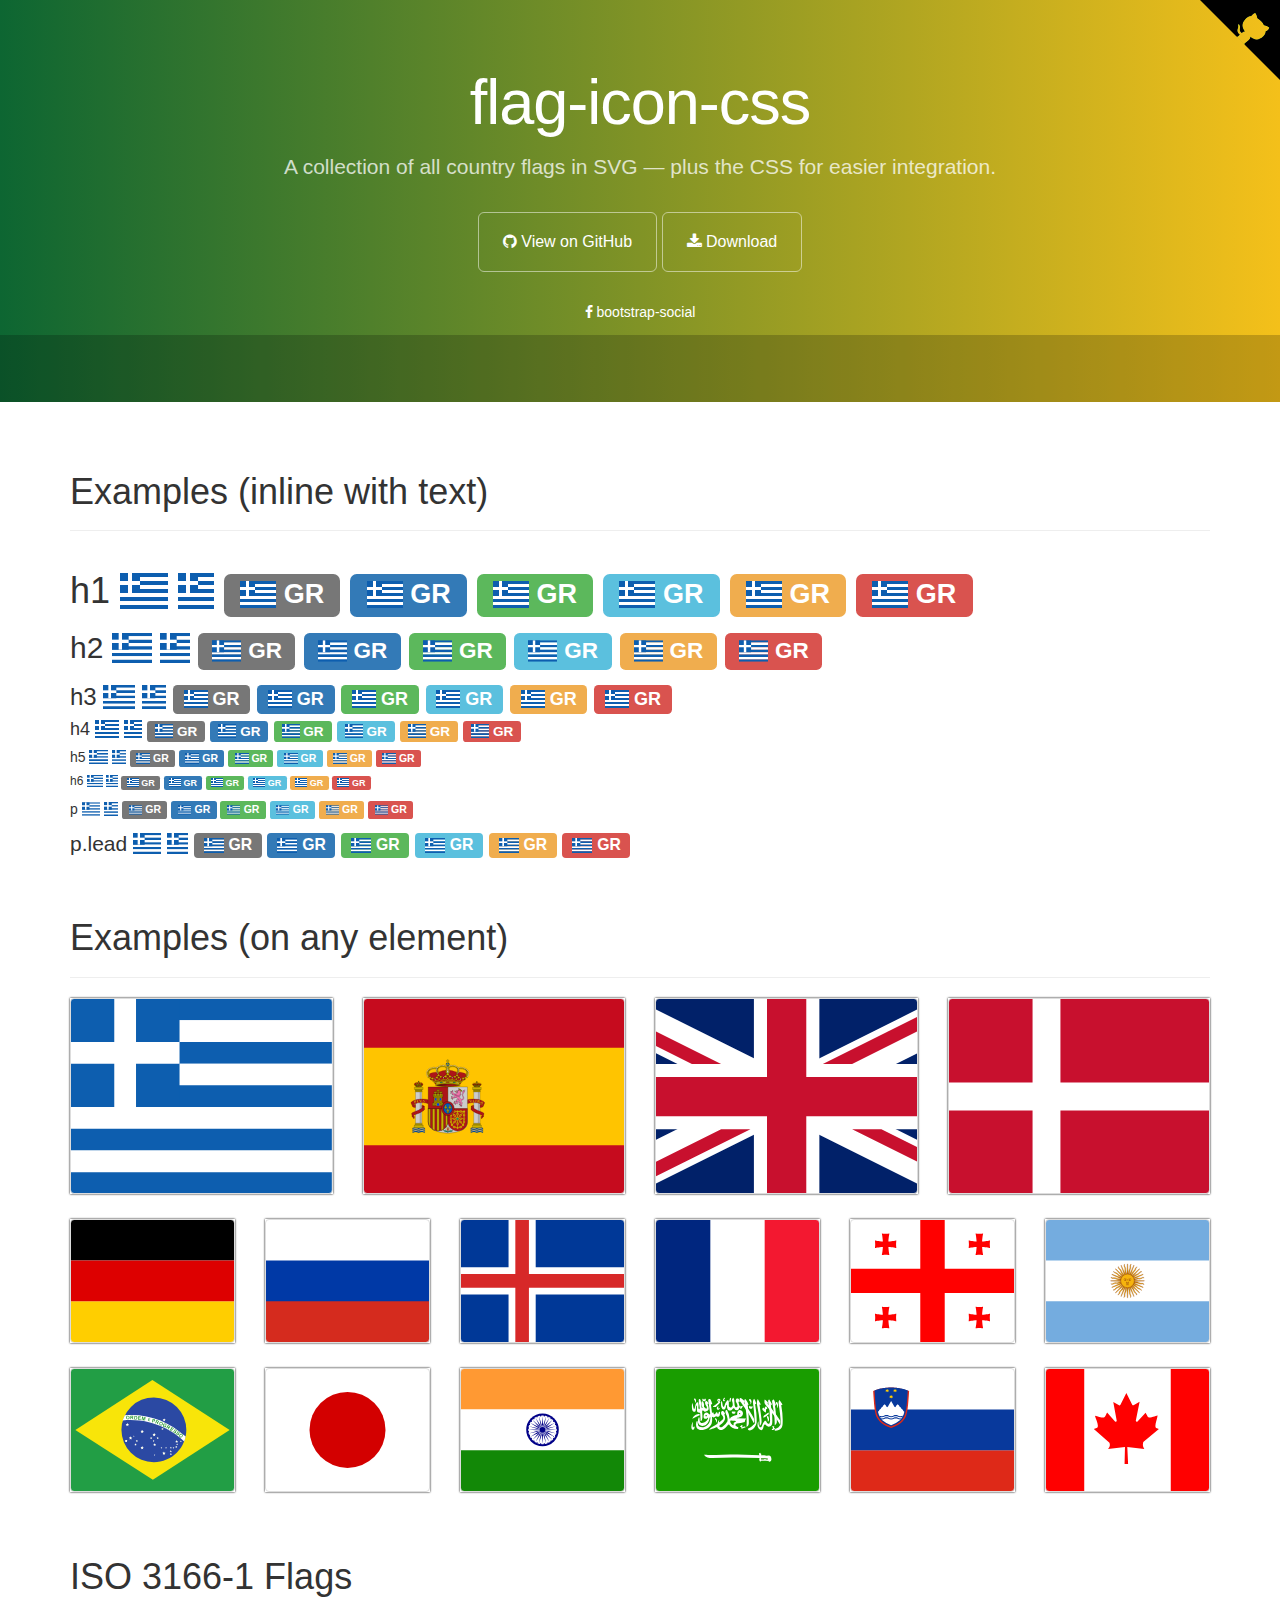
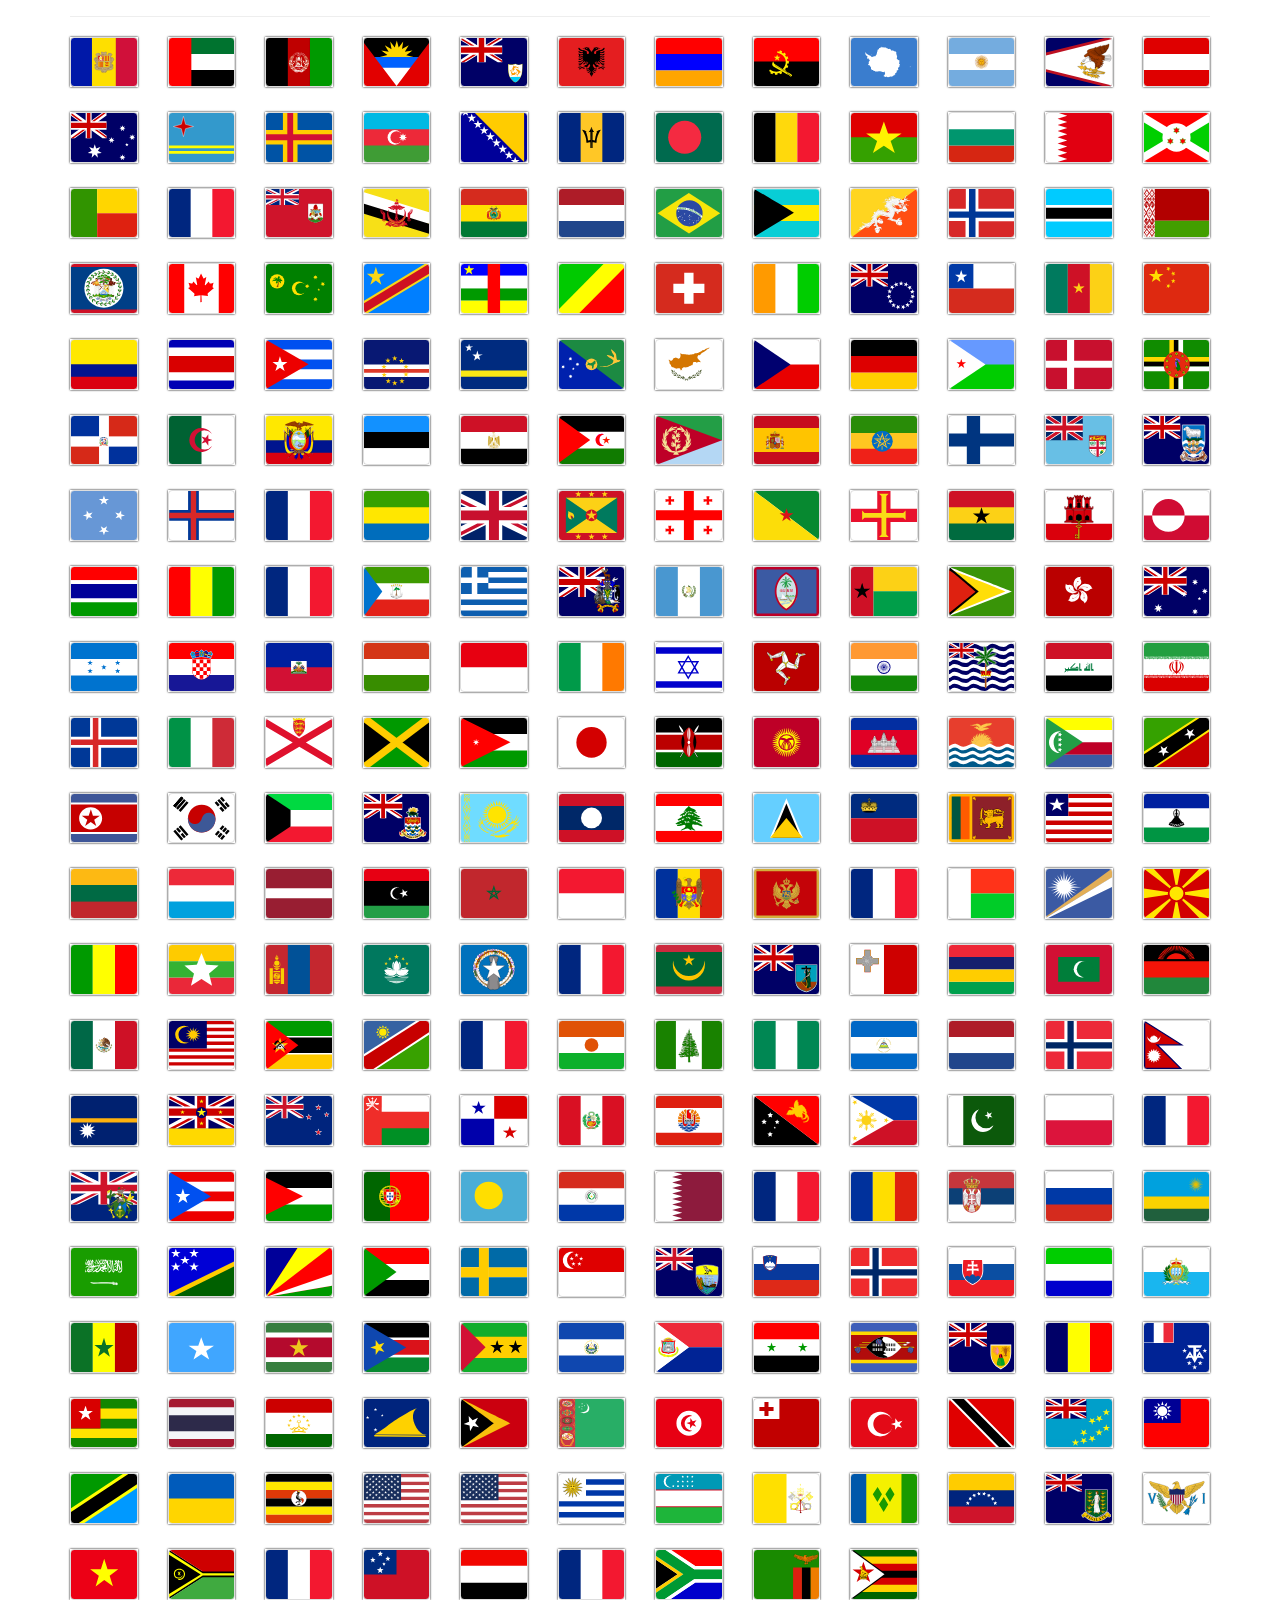
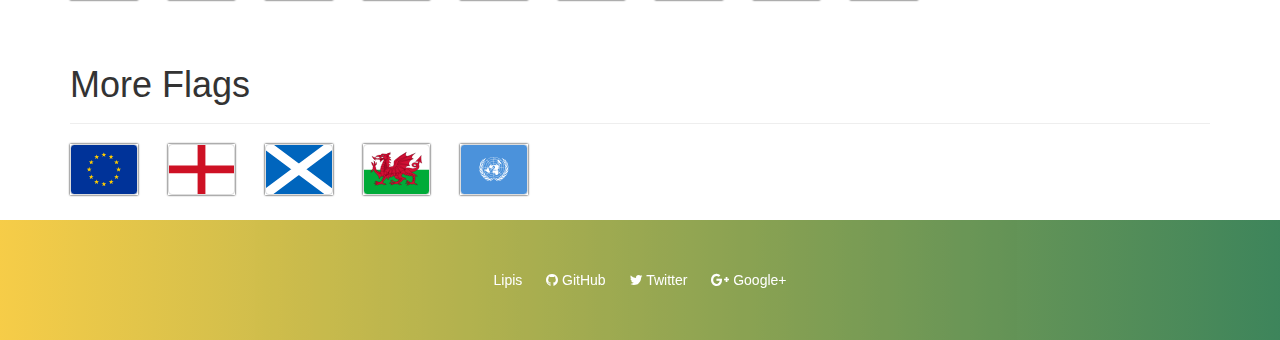
<file: src/assets/vendors/iconfonts/flag-icon-css/index.html>
<!DOCTYPE html>
<html lang="en">
  <head>
    <meta charset="utf-8">
    <meta name="viewport" content="width=device-width, initial-scale=1.0">
    <meta property="og:type" content="website" />
    <meta property="og:url" content="https://lipis.github.io/flag-icon-css/" />
    <title>SVG Country Flags | flag-icon-css</title>
    <link href="https://maxcdn.bootstrapcdn.com/bootstrap/3.3.6/css/bootstrap.min.css" rel="stylesheet" id="bootstrap">
    <link href="https://maxcdn.bootstrapcdn.com/font-awesome/4.5.0/css/font-awesome.min.css" rel="stylesheet">
    <link href="./assets/docs.css" rel="stylesheet">
    <link href="./css/flag-icon.css" rel="stylesheet">
  </head>
  <body>
    <div class="jumbotron">
      <div class="container">
        <h1>flag-icon-css</h1>
        <p> A collection of all country flags in SVG — plus the CSS for easier integration. </p>
        <a href="https://github.com/lipis/flag-icon-css" class="btn btn-outline btn-lg"><span class="fa fa-github"></span> View on GitHub</a>
        <a href="https://github.com/lipis/flag-icon-css/archive/master.zip" class="btn btn-outline btn-lg"><span class="fa fa-download"></span> Download</a>
        <ul class="jumbotron-links">
          <li><a href="https://lipis.github.io/bootstrap-social"><span class="fa fa-facebook"></span> bootstrap-social</a></li>
        </ul>
      </div>
      <div class="bottom">
        <iframe src="https://ghbtns.com/github-btn.html?user=lipis&amp;repo=flag-icon-css&amp;type=watch&amp;count=true" class="social-share"></iframe>
      </div>
    </div>
    <script>
      if (window.location.hostname.indexOf('github') > 0)
      {
        window.location.replace("http://flag-icon-css.lip.is/");
      }
    </script>
    <div class="container">
      <section id="examples">
        <div class="page-header">
          <h1>Examples (inline with text)</h1>
        </div>
        <div class="no-wrap">
          <h1> h1 <span class="flag-icon flag-icon-gr"></span>
            <span class="flag-icon flag-icon-squared flag-icon-gr"></span>
            <span class="label label-default"><span class="flag-icon flag-icon-gr"></span> GR</span>
            <span class="label label-primary"><span class="flag-icon flag-icon-gr"></span> GR</span>
            <span class="label label-success"><span class="flag-icon flag-icon-gr"></span> GR</span>
            <span class="label label-info"><span class="flag-icon flag-icon-gr"></span> GR</span>
            <span class="label label-warning"><span class="flag-icon flag-icon-gr"></span> GR</span>
            <span class="label label-danger"><span class="flag-icon flag-icon-gr"></span> GR</span>
          </h1>
          <h2> h2 <span class="flag-icon flag-icon-gr"></span>
            <span class="flag-icon flag-icon-squared flag-icon-gr"></span>
            <span class="label label-default"><span class="flag-icon flag-icon-gr"></span> GR</span>
            <span class="label label-primary"><span class="flag-icon flag-icon-gr"></span> GR</span>
            <span class="label label-success"><span class="flag-icon flag-icon-gr"></span> GR</span>
            <span class="label label-info"><span class="flag-icon flag-icon-gr"></span> GR</span>
            <span class="label label-warning"><span class="flag-icon flag-icon-gr"></span> GR</span>
            <span class="label label-danger"><span class="flag-icon flag-icon-gr"></span> GR</span>
          </h2>
          <h3> h3 <span class="flag-icon flag-icon-gr"></span>
            <span class="flag-icon flag-icon-squared flag-icon-gr"></span>
            <span class="label label-default"><span class="flag-icon flag-icon-gr"></span> GR</span>
            <span class="label label-primary"><span class="flag-icon flag-icon-gr"></span> GR</span>
            <span class="label label-success"><span class="flag-icon flag-icon-gr"></span> GR</span>
            <span class="label label-info"><span class="flag-icon flag-icon-gr"></span> GR</span>
            <span class="label label-warning"><span class="flag-icon flag-icon-gr"></span> GR</span>
            <span class="label label-danger"><span class="flag-icon flag-icon-gr"></span> GR</span>
          </h3>
          <h4> h4 <span class="flag-icon flag-icon-gr"></span>
            <span class="flag-icon flag-icon-squared flag-icon-gr"></span>
            <span class="label label-default"><span class="flag-icon flag-icon-gr"></span> GR</span>
            <span class="label label-primary"><span class="flag-icon flag-icon-gr"></span> GR</span>
            <span class="label label-success"><span class="flag-icon flag-icon-gr"></span> GR</span>
            <span class="label label-info"><span class="flag-icon flag-icon-gr"></span> GR</span>
            <span class="label label-warning"><span class="flag-icon flag-icon-gr"></span> GR</span>
            <span class="label label-danger"><span class="flag-icon flag-icon-gr"></span> GR</span>
          </h4>
          <h5> h5 <span class="flag-icon flag-icon-gr"></span>
            <span class="flag-icon flag-icon-squared flag-icon-gr"></span>
            <span class="label label-default"><span class="flag-icon flag-icon-gr"></span> GR</span>
            <span class="label label-primary"><span class="flag-icon flag-icon-gr"></span> GR</span>
            <span class="label label-success"><span class="flag-icon flag-icon-gr"></span> GR</span>
            <span class="label label-info"><span class="flag-icon flag-icon-gr"></span> GR</span>
            <span class="label label-warning"><span class="flag-icon flag-icon-gr"></span> GR</span>
            <span class="label label-danger"><span class="flag-icon flag-icon-gr"></span> GR</span>
          </h5>
          <h6> h6 <span class="flag-icon flag-icon-gr"></span>
            <span class="flag-icon flag-icon-squared flag-icon-gr"></span>
            <span class="label label-default"><span class="flag-icon flag-icon-gr"></span> GR</span>
            <span class="label label-primary"><span class="flag-icon flag-icon-gr"></span> GR</span>
            <span class="label label-success"><span class="flag-icon flag-icon-gr"></span> GR</span>
            <span class="label label-info"><span class="flag-icon flag-icon-gr"></span> GR</span>
            <span class="label label-warning"><span class="flag-icon flag-icon-gr"></span> GR</span>
            <span class="label label-danger"><span class="flag-icon flag-icon-gr"></span> GR</span>
          </h6>
          <p> p <span class="flag-icon flag-icon-gr"></span>
            <span class="flag-icon flag-icon-squared flag-icon-gr"></span>
            <span class="label label-default"><span class="flag-icon flag-icon-gr"></span> GR</span>
            <span class="label label-primary"><span class="flag-icon flag-icon-gr"></span> GR</span>
            <span class="label label-success"><span class="flag-icon flag-icon-gr"></span> GR</span>
            <span class="label label-info"><span class="flag-icon flag-icon-gr"></span> GR</span>
            <span class="label label-warning"><span class="flag-icon flag-icon-gr"></span> GR</span>
            <span class="label label-danger"><span class="flag-icon flag-icon-gr"></span> GR</span>
          </p>
          <p class="lead"> p.lead <span class="flag-icon flag-icon-gr"></span>
            <span class="flag-icon flag-icon-squared flag-icon-gr"></span>
            <span class="label label-default"><span class="flag-icon flag-icon-gr"></span> GR</span>
            <span class="label label-primary"><span class="flag-icon flag-icon-gr"></span> GR</span>
            <span class="label label-success"><span class="flag-icon flag-icon-gr"></span> GR</span>
            <span class="label label-info"><span class="flag-icon flag-icon-gr"></span> GR</span>
            <span class="label label-warning"><span class="flag-icon flag-icon-gr"></span> GR</span>
            <span class="label label-danger"><span class="flag-icon flag-icon-gr"></span> GR</span>
          </p>
      </section>
      </section>
      <section id="more" class="d">
        <div class="page-header">
          <h1>Examples (on any element)</h1>
        </div>
        <div class="row">
          <div class="col-lg-3 col-md-4 col-sm-4 col-xs-6">
            <div class="flag-wrapper">
              <div class="img-thumbnail flag flag-icon-background flag-icon-gr"></div>
            </div>
          </div>
          <div class="col-lg-3 col-md-4 col-sm-4 col-xs-6">
            <div class="flag-wrapper">
              <div class="img-thumbnail flag flag-icon-background flag-icon-es"></div>
            </div>
          </div>
          <div class="col-lg-3 col-md-4 col-sm-4 col-xs-3">
            <div class="flag-wrapper">
              <div class="img-thumbnail flag flag-icon-background flag-icon-gb"></div>
            </div>
          </div>
          <div class="col-lg-3 col-sm-2 col-xs-3">
            <div class="flag-wrapper">
              <div class="img-thumbnail flag flag-icon-background flag-icon-dk"></div>
            </div>
          </div>
          <div class="col-sm-2 col-xs-3">
            <div class="flag-wrapper">
              <div class="img-thumbnail flag flag-icon-background flag-icon-de"></div>
            </div>
          </div>
          <div class="col-sm-2 col-xs-3">
            <div class="flag-wrapper">
              <div class="img-thumbnail flag flag-icon-background flag-icon-ru"></div>
            </div>
          </div>
          <div class="col-sm-2 col-xs-3">
            <div class="flag-wrapper">
              <div class="img-thumbnail flag flag-icon-background flag-icon-is"></div>
            </div>
          </div>
          <div class="col-sm-2 col-xs-3">
            <div class="flag-wrapper">
              <div class="img-thumbnail flag flag-icon-background flag-icon-fr"></div>
            </div>
          </div>
          <div class="col-sm-2 col-xs-3">
            <div class="flag-wrapper">
              <div class="img-thumbnail flag flag-icon-background flag-icon-ge"></div>
            </div>
          </div>
          <div class="col-sm-2 col-xs-3">
            <div class="flag-wrapper">
              <div class="img-thumbnail flag flag-icon-background flag-icon-ar"></div>
            </div>
          </div>
          <div class="col-sm-2 col-xs-3">
            <div class="flag-wrapper">
              <div class="img-thumbnail flag flag-icon-background flag-icon-br"></div>
            </div>
          </div>
          <div class="col-sm-2 col-xs-3">
            <div class="flag-wrapper">
              <div class="img-thumbnail flag flag-icon-background flag-icon-jp"></div>
            </div>
          </div>
          <div class="col-sm-2 col-xs-3 hidden-xs">
            <div class="flag-wrapper">
              <div class="img-thumbnail flag flag-icon-background flag-icon-in"></div>
            </div>
          </div>
          <div class="col-sm-2 col-xs-3">
            <div class="flag-wrapper">
              <div class="img-thumbnail flag flag-icon-background flag-icon-sa"></div>
            </div>
          </div>
          <div class="col-sm-2 col-xs-3">
            <div class="flag-wrapper">
              <div class="img-thumbnail flag flag-icon-background flag-icon-si"></div>
            </div>
          </div>
          <div class="col-sm-2 col-xs-3 visible-lg">
            <div class="flag-wrapper">
              <div class="img-thumbnail flag flag-icon-background flag-icon-ca"></div>
            </div>
          </div>
        </div>
      </section>
      <section class="all-flags">
        <div class="page-header">
          <h1>ISO 3166-1 Flags</h1>
        </div>
        <div class="row">
          <div class="col-md-1 col-sm-2 col-xs-3">
            <div class="flag-wrapper">
              <div class="img-thumbnail flag flag-icon-background flag-icon-ad" title="ad" id="ad"></div>
            </div>
          </div>
          <div class="col-md-1 col-sm-2 col-xs-3">
            <div class="flag-wrapper">
              <div class="img-thumbnail flag flag-icon-background flag-icon-ae" title="ae" id="ae"></div>
            </div>
          </div>
          <div class="col-md-1 col-sm-2 col-xs-3">
            <div class="flag-wrapper">
              <div class="img-thumbnail flag flag-icon-background flag-icon-af" title="af" id="af"></div>
            </div>
          </div>
          <div class="col-md-1 col-sm-2 col-xs-3">
            <div class="flag-wrapper">
              <div class="img-thumbnail flag flag-icon-background flag-icon-ag" title="ag" id="ag"></div>
            </div>
          </div>
          <div class="col-md-1 col-sm-2 col-xs-3">
            <div class="flag-wrapper">
              <div class="img-thumbnail flag flag-icon-background flag-icon-ai" title="ai" id="ai"></div>
            </div>
          </div>
          <div class="col-md-1 col-sm-2 col-xs-3">
            <div class="flag-wrapper">
              <div class="img-thumbnail flag flag-icon-background flag-icon-al" title="al" id="al"></div>
            </div>
          </div>
          <div class="col-md-1 col-sm-2 col-xs-3">
            <div class="flag-wrapper">
              <div class="img-thumbnail flag flag-icon-background flag-icon-am" title="am" id="am"></div>
            </div>
          </div>
          <div class="col-md-1 col-sm-2 col-xs-3">
            <div class="flag-wrapper">
              <div class="img-thumbnail flag flag-icon-background flag-icon-ao" title="ao" id="ao"></div>
            </div>
          </div>
          <div class="col-md-1 col-sm-2 col-xs-3">
            <div class="flag-wrapper">
              <div class="img-thumbnail flag flag-icon-background flag-icon-aq" title="aq" id="aq"></div>
            </div>
          </div>
          <div class="col-md-1 col-sm-2 col-xs-3">
            <div class="flag-wrapper">
              <div class="img-thumbnail flag flag-icon-background flag-icon-ar" title="ar" id="ar"></div>
            </div>
          </div>
          <div class="col-md-1 col-sm-2 col-xs-3">
            <div class="flag-wrapper">
              <div class="img-thumbnail flag flag-icon-background flag-icon-as" title="as" id="as"></div>
            </div>
          </div>
          <div class="col-md-1 col-sm-2 col-xs-3">
            <div class="flag-wrapper">
              <div class="img-thumbnail flag flag-icon-background flag-icon-at" title="at" id="at"></div>
            </div>
          </div>
          <div class="col-md-1 col-sm-2 col-xs-3">
            <div class="flag-wrapper">
              <div class="img-thumbnail flag flag-icon-background flag-icon-au" title="au" id="au"></div>
            </div>
          </div>
          <div class="col-md-1 col-sm-2 col-xs-3">
            <div class="flag-wrapper">
              <div class="img-thumbnail flag flag-icon-background flag-icon-aw" title="aw" id="aw"></div>
            </div>
          </div>
          <div class="col-md-1 col-sm-2 col-xs-3">
            <div class="flag-wrapper">
              <div class="img-thumbnail flag flag-icon-background flag-icon-ax" title="ax" id="ax"></div>
            </div>
          </div>
          <div class="col-md-1 col-sm-2 col-xs-3">
            <div class="flag-wrapper">
              <div class="img-thumbnail flag flag-icon-background flag-icon-az" title="az" id="az"></div>
            </div>
          </div>
          <div class="col-md-1 col-sm-2 col-xs-3">
            <div class="flag-wrapper">
              <div class="img-thumbnail flag flag-icon-background flag-icon-ba" title="ba" id="ba"></div>
            </div>
          </div>
          <div class="col-md-1 col-sm-2 col-xs-3">
            <div class="flag-wrapper">
              <div class="img-thumbnail flag flag-icon-background flag-icon-bb" title="bb" id="bb"></div>
            </div>
          </div>
          <div class="col-md-1 col-sm-2 col-xs-3">
            <div class="flag-wrapper">
              <div class="img-thumbnail flag flag-icon-background flag-icon-bd" title="bd" id="bd"></div>
            </div>
          </div>
          <div class="col-md-1 col-sm-2 col-xs-3">
            <div class="flag-wrapper">
              <div class="img-thumbnail flag flag-icon-background flag-icon-be" title="be" id="be"></div>
            </div>
          </div>
          <div class="col-md-1 col-sm-2 col-xs-3">
            <div class="flag-wrapper">
              <div class="img-thumbnail flag flag-icon-background flag-icon-bf" title="bf" id="bf"></div>
            </div>
          </div>
          <div class="col-md-1 col-sm-2 col-xs-3">
            <div class="flag-wrapper">
              <div class="img-thumbnail flag flag-icon-background flag-icon-bg" title="bg" id="bg"></div>
            </div>
          </div>
          <div class="col-md-1 col-sm-2 col-xs-3">
            <div class="flag-wrapper">
              <div class="img-thumbnail flag flag-icon-background flag-icon-bh" title="bh" id="bh"></div>
            </div>
          </div>
          <div class="col-md-1 col-sm-2 col-xs-3">
            <div class="flag-wrapper">
              <div class="img-thumbnail flag flag-icon-background flag-icon-bi" title="bi" id="bi"></div>
            </div>
          </div>
          <div class="col-md-1 col-sm-2 col-xs-3">
            <div class="flag-wrapper">
              <div class="img-thumbnail flag flag-icon-background flag-icon-bj" title="bj" id="bj"></div>
            </div>
          </div>
          <div class="col-md-1 col-sm-2 col-xs-3">
            <div class="flag-wrapper">
              <div class="img-thumbnail flag flag-icon-background flag-icon-bl" title="bl" id="bl"></div>
            </div>
          </div>
          <div class="col-md-1 col-sm-2 col-xs-3">
            <div class="flag-wrapper">
              <div class="img-thumbnail flag flag-icon-background flag-icon-bm" title="bm" id="bm"></div>
            </div>
          </div>
          <div class="col-md-1 col-sm-2 col-xs-3">
            <div class="flag-wrapper">
              <div class="img-thumbnail flag flag-icon-background flag-icon-bn" title="bn" id="bn"></div>
            </div>
          </div>
          <div class="col-md-1 col-sm-2 col-xs-3">
            <div class="flag-wrapper">
              <div class="img-thumbnail flag flag-icon-background flag-icon-bo" title="bo" id="bo"></div>
            </div>
          </div>
          <div class="col-md-1 col-sm-2 col-xs-3">
            <div class="flag-wrapper">
              <div class="img-thumbnail flag flag-icon-background flag-icon-bq" title="bq" id="bq"></div>
            </div>
          </div>
          <div class="col-md-1 col-sm-2 col-xs-3">
            <div class="flag-wrapper">
              <div class="img-thumbnail flag flag-icon-background flag-icon-br" title="br" id="br"></div>
            </div>
          </div>
          <div class="col-md-1 col-sm-2 col-xs-3">
            <div class="flag-wrapper">
              <div class="img-thumbnail flag flag-icon-background flag-icon-bs" title="bs" id="bs"></div>
            </div>
          </div>
          <div class="col-md-1 col-sm-2 col-xs-3">
            <div class="flag-wrapper">
              <div class="img-thumbnail flag flag-icon-background flag-icon-bt" title="bt" id="bt"></div>
            </div>
          </div>
          <div class="col-md-1 col-sm-2 col-xs-3">
            <div class="flag-wrapper">
              <div class="img-thumbnail flag flag-icon-background flag-icon-bv" title="bv" id="bv"></div>
            </div>
          </div>
          <div class="col-md-1 col-sm-2 col-xs-3">
            <div class="flag-wrapper">
              <div class="img-thumbnail flag flag-icon-background flag-icon-bw" title="bw" id="bw"></div>
            </div>
          </div>
          <div class="col-md-1 col-sm-2 col-xs-3">
            <div class="flag-wrapper">
              <div class="img-thumbnail flag flag-icon-background flag-icon-by" title="by" id="by"></div>
            </div>
          </div>
          <div class="col-md-1 col-sm-2 col-xs-3">
            <div class="flag-wrapper">
              <div class="img-thumbnail flag flag-icon-background flag-icon-bz" title="bz" id="bz"></div>
            </div>
          </div>
          <div class="col-md-1 col-sm-2 col-xs-3">
            <div class="flag-wrapper">
              <div class="img-thumbnail flag flag-icon-background flag-icon-ca" title="ca" id="ca"></div>
            </div>
          </div>
          <div class="col-md-1 col-sm-2 col-xs-3">
            <div class="flag-wrapper">
              <div class="img-thumbnail flag flag-icon-background flag-icon-cc" title="cc" id="cc"></div>
            </div>
          </div>
          <div class="col-md-1 col-sm-2 col-xs-3">
            <div class="flag-wrapper">
              <div class="img-thumbnail flag flag-icon-background flag-icon-cd" title="cd" id="cd"></div>
            </div>
          </div>
          <div class="col-md-1 col-sm-2 col-xs-3">
            <div class="flag-wrapper">
              <div class="img-thumbnail flag flag-icon-background flag-icon-cf" title="cf" id="cf"></div>
            </div>
          </div>
          <div class="col-md-1 col-sm-2 col-xs-3">
            <div class="flag-wrapper">
              <div class="img-thumbnail flag flag-icon-background flag-icon-cg" title="cg" id="cg"></div>
            </div>
          </div>
          <div class="col-md-1 col-sm-2 col-xs-3">
            <div class="flag-wrapper">
              <div class="img-thumbnail flag flag-icon-background flag-icon-ch" title="ch" id="ch"></div>
            </div>
          </div>
          <div class="col-md-1 col-sm-2 col-xs-3">
            <div class="flag-wrapper">
              <div class="img-thumbnail flag flag-icon-background flag-icon-ci" title="ci" id="ci"></div>
            </div>
          </div>
          <div class="col-md-1 col-sm-2 col-xs-3">
            <div class="flag-wrapper">
              <div class="img-thumbnail flag flag-icon-background flag-icon-ck" title="ck" id="ck"></div>
            </div>
          </div>
          <div class="col-md-1 col-sm-2 col-xs-3">
            <div class="flag-wrapper">
              <div class="img-thumbnail flag flag-icon-background flag-icon-cl" title="cl" id="cl"></div>
            </div>
          </div>
          <div class="col-md-1 col-sm-2 col-xs-3">
            <div class="flag-wrapper">
              <div class="img-thumbnail flag flag-icon-background flag-icon-cm" title="cm" id="cm"></div>
            </div>
          </div>
          <div class="col-md-1 col-sm-2 col-xs-3">
            <div class="flag-wrapper">
              <div class="img-thumbnail flag flag-icon-background flag-icon-cn" title="cn" id="cn"></div>
            </div>
          </div>
          <div class="col-md-1 col-sm-2 col-xs-3">
            <div class="flag-wrapper">
              <div class="img-thumbnail flag flag-icon-background flag-icon-co" title="co" id="co"></div>
            </div>
          </div>
          <div class="col-md-1 col-sm-2 col-xs-3">
            <div class="flag-wrapper">
              <div class="img-thumbnail flag flag-icon-background flag-icon-cr" title="cr" id="cr"></div>
            </div>
          </div>
          <div class="col-md-1 col-sm-2 col-xs-3">
            <div class="flag-wrapper">
              <div class="img-thumbnail flag flag-icon-background flag-icon-cu" title="cu" id="cu"></div>
            </div>
          </div>
          <div class="col-md-1 col-sm-2 col-xs-3">
            <div class="flag-wrapper">
              <div class="img-thumbnail flag flag-icon-background flag-icon-cv" title="cv" id="cv"></div>
            </div>
          </div>
          <div class="col-md-1 col-sm-2 col-xs-3">
            <div class="flag-wrapper">
              <div class="img-thumbnail flag flag-icon-background flag-icon-cw" title="cw" id="cw"></div>
            </div>
          </div>
          <div class="col-md-1 col-sm-2 col-xs-3">
            <div class="flag-wrapper">
              <div class="img-thumbnail flag flag-icon-background flag-icon-cx" title="cx" id="cx"></div>
            </div>
          </div>
          <div class="col-md-1 col-sm-2 col-xs-3">
            <div class="flag-wrapper">
              <div class="img-thumbnail flag flag-icon-background flag-icon-cy" title="cy" id="cy"></div>
            </div>
          </div>
          <div class="col-md-1 col-sm-2 col-xs-3">
            <div class="flag-wrapper">
              <div class="img-thumbnail flag flag-icon-background flag-icon-cz" title="cz" id="cz"></div>
            </div>
          </div>
          <div class="col-md-1 col-sm-2 col-xs-3">
            <div class="flag-wrapper">
              <div class="img-thumbnail flag flag-icon-background flag-icon-de" title="de" id="de"></div>
            </div>
          </div>
          <div class="col-md-1 col-sm-2 col-xs-3">
            <div class="flag-wrapper">
              <div class="img-thumbnail flag flag-icon-background flag-icon-dj" title="dj" id="dj"></div>
            </div>
          </div>
          <div class="col-md-1 col-sm-2 col-xs-3">
            <div class="flag-wrapper">
              <div class="img-thumbnail flag flag-icon-background flag-icon-dk" title="dk" id="dk"></div>
            </div>
          </div>
          <div class="col-md-1 col-sm-2 col-xs-3">
            <div class="flag-wrapper">
              <div class="img-thumbnail flag flag-icon-background flag-icon-dm" title="dm" id="dm"></div>
            </div>
          </div>
          <div class="col-md-1 col-sm-2 col-xs-3">
            <div class="flag-wrapper">
              <div class="img-thumbnail flag flag-icon-background flag-icon-do" title="do" id="do"></div>
            </div>
          </div>
          <div class="col-md-1 col-sm-2 col-xs-3">
            <div class="flag-wrapper">
              <div class="img-thumbnail flag flag-icon-background flag-icon-dz" title="dz" id="dz"></div>
            </div>
          </div>
          <div class="col-md-1 col-sm-2 col-xs-3">
            <div class="flag-wrapper">
              <div class="img-thumbnail flag flag-icon-background flag-icon-ec" title="ec" id="ec"></div>
            </div>
          </div>
          <div class="col-md-1 col-sm-2 col-xs-3">
            <div class="flag-wrapper">
              <div class="img-thumbnail flag flag-icon-background flag-icon-ee" title="ee" id="ee"></div>
            </div>
          </div>
          <div class="col-md-1 col-sm-2 col-xs-3">
            <div class="flag-wrapper">
              <div class="img-thumbnail flag flag-icon-background flag-icon-eg" title="eg" id="eg"></div>
            </div>
          </div>
          <div class="col-md-1 col-sm-2 col-xs-3">
            <div class="flag-wrapper">
              <div class="img-thumbnail flag flag-icon-background flag-icon-eh" title="eh" id="eh"></div>
            </div>
          </div>
          <div class="col-md-1 col-sm-2 col-xs-3">
            <div class="flag-wrapper">
              <div class="img-thumbnail flag flag-icon-background flag-icon-er" title="er" id="er"></div>
            </div>
          </div>
          <div class="col-md-1 col-sm-2 col-xs-3">
            <div class="flag-wrapper">
              <div class="img-thumbnail flag flag-icon-background flag-icon-es" title="es" id="es"></div>
            </div>
          </div>
          <div class="col-md-1 col-sm-2 col-xs-3">
            <div class="flag-wrapper">
              <div class="img-thumbnail flag flag-icon-background flag-icon-et" title="et" id="et"></div>
            </div>
          </div>
          <div class="col-md-1 col-sm-2 col-xs-3">
            <div class="flag-wrapper">
              <div class="img-thumbnail flag flag-icon-background flag-icon-fi" title="fi" id="fi"></div>
            </div>
          </div>
          <div class="col-md-1 col-sm-2 col-xs-3">
            <div class="flag-wrapper">
              <div class="img-thumbnail flag flag-icon-background flag-icon-fj" title="fj" id="fj"></div>
            </div>
          </div>
          <div class="col-md-1 col-sm-2 col-xs-3">
            <div class="flag-wrapper">
              <div class="img-thumbnail flag flag-icon-background flag-icon-fk" title="fk" id="fk"></div>
            </div>
          </div>
          <div class="col-md-1 col-sm-2 col-xs-3">
            <div class="flag-wrapper">
              <div class="img-thumbnail flag flag-icon-background flag-icon-fm" title="fm" id="fm"></div>
            </div>
          </div>
          <div class="col-md-1 col-sm-2 col-xs-3">
            <div class="flag-wrapper">
              <div class="img-thumbnail flag flag-icon-background flag-icon-fo" title="fo" id="fo"></div>
            </div>
          </div>
          <div class="col-md-1 col-sm-2 col-xs-3">
            <div class="flag-wrapper">
              <div class="img-thumbnail flag flag-icon-background flag-icon-fr" title="fr" id="fr"></div>
            </div>
          </div>
          <div class="col-md-1 col-sm-2 col-xs-3">
            <div class="flag-wrapper">
              <div class="img-thumbnail flag flag-icon-background flag-icon-ga" title="ga" id="ga"></div>
            </div>
          </div>
          <div class="col-md-1 col-sm-2 col-xs-3">
            <div class="flag-wrapper">
              <div class="img-thumbnail flag flag-icon-background flag-icon-gb" title="gb" id="gb"></div>
            </div>
          </div>
          <div class="col-md-1 col-sm-2 col-xs-3">
            <div class="flag-wrapper">
              <div class="img-thumbnail flag flag-icon-background flag-icon-gd" title="gd" id="gd"></div>
            </div>
          </div>
          <div class="col-md-1 col-sm-2 col-xs-3">
            <div class="flag-wrapper">
              <div class="img-thumbnail flag flag-icon-background flag-icon-ge" title="ge" id="ge"></div>
            </div>
          </div>
          <div class="col-md-1 col-sm-2 col-xs-3">
            <div class="flag-wrapper">
              <div class="img-thumbnail flag flag-icon-background flag-icon-gf" title="gf" id="gf"></div>
            </div>
          </div>
          <div class="col-md-1 col-sm-2 col-xs-3">
            <div class="flag-wrapper">
              <div class="img-thumbnail flag flag-icon-background flag-icon-gg" title="gg" id="gg"></div>
            </div>
          </div>
          <div class="col-md-1 col-sm-2 col-xs-3">
            <div class="flag-wrapper">
              <div class="img-thumbnail flag flag-icon-background flag-icon-gh" title="gh" id="gh"></div>
            </div>
          </div>
          <div class="col-md-1 col-sm-2 col-xs-3">
            <div class="flag-wrapper">
              <div class="img-thumbnail flag flag-icon-background flag-icon-gi" title="gi" id="gi"></div>
            </div>
          </div>
          <div class="col-md-1 col-sm-2 col-xs-3">
            <div class="flag-wrapper">
              <div class="img-thumbnail flag flag-icon-background flag-icon-gl" title="gl" id="gl"></div>
            </div>
          </div>
          <div class="col-md-1 col-sm-2 col-xs-3">
            <div class="flag-wrapper">
              <div class="img-thumbnail flag flag-icon-background flag-icon-gm" title="gm" id="gm"></div>
            </div>
          </div>
          <div class="col-md-1 col-sm-2 col-xs-3">
            <div class="flag-wrapper">
              <div class="img-thumbnail flag flag-icon-background flag-icon-gn" title="gn" id="gn"></div>
            </div>
          </div>
          <div class="col-md-1 col-sm-2 col-xs-3">
            <div class="flag-wrapper">
              <div class="img-thumbnail flag flag-icon-background flag-icon-gp" title="gp" id="gp"></div>
            </div>
          </div>
          <div class="col-md-1 col-sm-2 col-xs-3">
            <div class="flag-wrapper">
              <div class="img-thumbnail flag flag-icon-background flag-icon-gq" title="gq" id="gq"></div>
            </div>
          </div>
          <div class="col-md-1 col-sm-2 col-xs-3">
            <div class="flag-wrapper">
              <div class="img-thumbnail flag flag-icon-background flag-icon-gr" title="gr" id="gr"></div>
            </div>
          </div>
          <div class="col-md-1 col-sm-2 col-xs-3">
            <div class="flag-wrapper">
              <div class="img-thumbnail flag flag-icon-background flag-icon-gs" title="gs" id="gs"></div>
            </div>
          </div>
          <div class="col-md-1 col-sm-2 col-xs-3">
            <div class="flag-wrapper">
              <div class="img-thumbnail flag flag-icon-background flag-icon-gt" title="gt" id="gt"></div>
            </div>
          </div>
          <div class="col-md-1 col-sm-2 col-xs-3">
            <div class="flag-wrapper">
              <div class="img-thumbnail flag flag-icon-background flag-icon-gu" title="gu" id="gu"></div>
            </div>
          </div>
          <div class="col-md-1 col-sm-2 col-xs-3">
            <div class="flag-wrapper">
              <div class="img-thumbnail flag flag-icon-background flag-icon-gw" title="gw" id="gw"></div>
            </div>
          </div>
          <div class="col-md-1 col-sm-2 col-xs-3">
            <div class="flag-wrapper">
              <div class="img-thumbnail flag flag-icon-background flag-icon-gy" title="gy" id="gy"></div>
            </div>
          </div>
          <div class="col-md-1 col-sm-2 col-xs-3">
            <div class="flag-wrapper">
              <div class="img-thumbnail flag flag-icon-background flag-icon-hk" title="hk" id="hk"></div>
            </div>
          </div>
          <div class="col-md-1 col-sm-2 col-xs-3">
            <div class="flag-wrapper">
              <div class="img-thumbnail flag flag-icon-background flag-icon-hm" title="hm" id="hm"></div>
            </div>
          </div>
          <div class="col-md-1 col-sm-2 col-xs-3">
            <div class="flag-wrapper">
              <div class="img-thumbnail flag flag-icon-background flag-icon-hn" title="hn" id="hn"></div>
            </div>
          </div>
          <div class="col-md-1 col-sm-2 col-xs-3">
            <div class="flag-wrapper">
              <div class="img-thumbnail flag flag-icon-background flag-icon-hr" title="hr" id="hr"></div>
            </div>
          </div>
          <div class="col-md-1 col-sm-2 col-xs-3">
            <div class="flag-wrapper">
              <div class="img-thumbnail flag flag-icon-background flag-icon-ht" title="ht" id="ht"></div>
            </div>
          </div>
          <div class="col-md-1 col-sm-2 col-xs-3">
            <div class="flag-wrapper">
              <div class="img-thumbnail flag flag-icon-background flag-icon-hu" title="hu" id="hu"></div>
            </div>
          </div>
          <div class="col-md-1 col-sm-2 col-xs-3">
            <div class="flag-wrapper">
              <div class="img-thumbnail flag flag-icon-background flag-icon-id" title="id" id="id"></div>
            </div>
          </div>
          <div class="col-md-1 col-sm-2 col-xs-3">
            <div class="flag-wrapper">
              <div class="img-thumbnail flag flag-icon-background flag-icon-ie" title="ie" id="ie"></div>
            </div>
          </div>
          <div class="col-md-1 col-sm-2 col-xs-3">
            <div class="flag-wrapper">
              <div class="img-thumbnail flag flag-icon-background flag-icon-il" title="il" id="il"></div>
            </div>
          </div>
          <div class="col-md-1 col-sm-2 col-xs-3">
            <div class="flag-wrapper">
              <div class="img-thumbnail flag flag-icon-background flag-icon-im" title="im" id="im"></div>
            </div>
          </div>
          <div class="col-md-1 col-sm-2 col-xs-3">
            <div class="flag-wrapper">
              <div class="img-thumbnail flag flag-icon-background flag-icon-in" title="in" id="in"></div>
            </div>
          </div>
          <div class="col-md-1 col-sm-2 col-xs-3">
            <div class="flag-wrapper">
              <div class="img-thumbnail flag flag-icon-background flag-icon-io" title="io" id="io"></div>
            </div>
          </div>
          <div class="col-md-1 col-sm-2 col-xs-3">
            <div class="flag-wrapper">
              <div class="img-thumbnail flag flag-icon-background flag-icon-iq" title="iq" id="iq"></div>
            </div>
          </div>
          <div class="col-md-1 col-sm-2 col-xs-3">
            <div class="flag-wrapper">
              <div class="img-thumbnail flag flag-icon-background flag-icon-ir" title="ir" id="ir"></div>
            </div>
          </div>
          <div class="col-md-1 col-sm-2 col-xs-3">
            <div class="flag-wrapper">
              <div class="img-thumbnail flag flag-icon-background flag-icon-is" title="is" id="is"></div>
            </div>
          </div>
          <div class="col-md-1 col-sm-2 col-xs-3">
            <div class="flag-wrapper">
              <div class="img-thumbnail flag flag-icon-background flag-icon-it" title="it" id="it"></div>
            </div>
          </div>
          <div class="col-md-1 col-sm-2 col-xs-3">
            <div class="flag-wrapper">
              <div class="img-thumbnail flag flag-icon-background flag-icon-je" title="je" id="je"></div>
            </div>
          </div>
          <div class="col-md-1 col-sm-2 col-xs-3">
            <div class="flag-wrapper">
              <div class="img-thumbnail flag flag-icon-background flag-icon-jm" title="jm" id="jm"></div>
            </div>
          </div>
          <div class="col-md-1 col-sm-2 col-xs-3">
            <div class="flag-wrapper">
              <div class="img-thumbnail flag flag-icon-background flag-icon-jo" title="jo" id="jo"></div>
            </div>
          </div>
          <div class="col-md-1 col-sm-2 col-xs-3">
            <div class="flag-wrapper">
              <div class="img-thumbnail flag flag-icon-background flag-icon-jp" title="jp" id="jp"></div>
            </div>
          </div>
          <div class="col-md-1 col-sm-2 col-xs-3">
            <div class="flag-wrapper">
              <div class="img-thumbnail flag flag-icon-background flag-icon-ke" title="ke" id="ke"></div>
            </div>
          </div>
          <div class="col-md-1 col-sm-2 col-xs-3">
            <div class="flag-wrapper">
              <div class="img-thumbnail flag flag-icon-background flag-icon-kg" title="kg" id="kg"></div>
            </div>
          </div>
          <div class="col-md-1 col-sm-2 col-xs-3">
            <div class="flag-wrapper">
              <div class="img-thumbnail flag flag-icon-background flag-icon-kh" title="kh" id="kh"></div>
            </div>
          </div>
          <div class="col-md-1 col-sm-2 col-xs-3">
            <div class="flag-wrapper">
              <div class="img-thumbnail flag flag-icon-background flag-icon-ki" title="ki" id="ki"></div>
            </div>
          </div>
          <div class="col-md-1 col-sm-2 col-xs-3">
            <div class="flag-wrapper">
              <div class="img-thumbnail flag flag-icon-background flag-icon-km" title="km" id="km"></div>
            </div>
          </div>
          <div class="col-md-1 col-sm-2 col-xs-3">
            <div class="flag-wrapper">
              <div class="img-thumbnail flag flag-icon-background flag-icon-kn" title="kn" id="kn"></div>
            </div>
          </div>
          <div class="col-md-1 col-sm-2 col-xs-3">
            <div class="flag-wrapper">
              <div class="img-thumbnail flag flag-icon-background flag-icon-kp" title="kp" id="kp"></div>
            </div>
          </div>
          <div class="col-md-1 col-sm-2 col-xs-3">
            <div class="flag-wrapper">
              <div class="img-thumbnail flag flag-icon-background flag-icon-kr" title="kr" id="kr"></div>
            </div>
          </div>
          <div class="col-md-1 col-sm-2 col-xs-3">
            <div class="flag-wrapper">
              <div class="img-thumbnail flag flag-icon-background flag-icon-kw" title="kw" id="kw"></div>
            </div>
          </div>
          <div class="col-md-1 col-sm-2 col-xs-3">
            <div class="flag-wrapper">
              <div class="img-thumbnail flag flag-icon-background flag-icon-ky" title="ky" id="ky"></div>
            </div>
          </div>
          <div class="col-md-1 col-sm-2 col-xs-3">
            <div class="flag-wrapper">
              <div class="img-thumbnail flag flag-icon-background flag-icon-kz" title="kz" id="kz"></div>
            </div>
          </div>
          <div class="col-md-1 col-sm-2 col-xs-3">
            <div class="flag-wrapper">
              <div class="img-thumbnail flag flag-icon-background flag-icon-la" title="la" id="la"></div>
            </div>
          </div>
          <div class="col-md-1 col-sm-2 col-xs-3">
            <div class="flag-wrapper">
              <div class="img-thumbnail flag flag-icon-background flag-icon-lb" title="lb" id="lb"></div>
            </div>
          </div>
          <div class="col-md-1 col-sm-2 col-xs-3">
            <div class="flag-wrapper">
              <div class="img-thumbnail flag flag-icon-background flag-icon-lc" title="lc" id="lc"></div>
            </div>
          </div>
          <div class="col-md-1 col-sm-2 col-xs-3">
            <div class="flag-wrapper">
              <div class="img-thumbnail flag flag-icon-background flag-icon-li" title="li" id="li"></div>
            </div>
          </div>
          <div class="col-md-1 col-sm-2 col-xs-3">
            <div class="flag-wrapper">
              <div class="img-thumbnail flag flag-icon-background flag-icon-lk" title="lk" id="lk"></div>
            </div>
          </div>
          <div class="col-md-1 col-sm-2 col-xs-3">
            <div class="flag-wrapper">
              <div class="img-thumbnail flag flag-icon-background flag-icon-lr" title="lr" id="lr"></div>
            </div>
          </div>
          <div class="col-md-1 col-sm-2 col-xs-3">
            <div class="flag-wrapper">
              <div class="img-thumbnail flag flag-icon-background flag-icon-ls" title="ls" id="ls"></div>
            </div>
          </div>
          <div class="col-md-1 col-sm-2 col-xs-3">
            <div class="flag-wrapper">
              <div class="img-thumbnail flag flag-icon-background flag-icon-lt" title="lt" id="lt"></div>
            </div>
          </div>
          <div class="col-md-1 col-sm-2 col-xs-3">
            <div class="flag-wrapper">
              <div class="img-thumbnail flag flag-icon-background flag-icon-lu" title="lu" id="lu"></div>
            </div>
          </div>
          <div class="col-md-1 col-sm-2 col-xs-3">
            <div class="flag-wrapper">
              <div class="img-thumbnail flag flag-icon-background flag-icon-lv" title="lv" id="lv"></div>
            </div>
          </div>
          <div class="col-md-1 col-sm-2 col-xs-3">
            <div class="flag-wrapper">
              <div class="img-thumbnail flag flag-icon-background flag-icon-ly" title="ly" id="ly"></div>
            </div>
          </div>
          <div class="col-md-1 col-sm-2 col-xs-3">
            <div class="flag-wrapper">
              <div class="img-thumbnail flag flag-icon-background flag-icon-ma" title="ma" id="ma"></div>
            </div>
          </div>
          <div class="col-md-1 col-sm-2 col-xs-3">
            <div class="flag-wrapper">
              <div class="img-thumbnail flag flag-icon-background flag-icon-mc" title="mc" id="mc"></div>
            </div>
          </div>
          <div class="col-md-1 col-sm-2 col-xs-3">
            <div class="flag-wrapper">
              <div class="img-thumbnail flag flag-icon-background flag-icon-md" title="md" id="md"></div>
            </div>
          </div>
          <div class="col-md-1 col-sm-2 col-xs-3">
            <div class="flag-wrapper">
              <div class="img-thumbnail flag flag-icon-background flag-icon-me" title="me" id="me"></div>
            </div>
          </div>
          <div class="col-md-1 col-sm-2 col-xs-3">
            <div class="flag-wrapper">
              <div class="img-thumbnail flag flag-icon-background flag-icon-mf" title="mf" id="mf"></div>
            </div>
          </div>
          <div class="col-md-1 col-sm-2 col-xs-3">
            <div class="flag-wrapper">
              <div class="img-thumbnail flag flag-icon-background flag-icon-mg" title="mg" id="mg"></div>
            </div>
          </div>
          <div class="col-md-1 col-sm-2 col-xs-3">
            <div class="flag-wrapper">
              <div class="img-thumbnail flag flag-icon-background flag-icon-mh" title="mh" id="mh"></div>
            </div>
          </div>
          <div class="col-md-1 col-sm-2 col-xs-3">
            <div class="flag-wrapper">
              <div class="img-thumbnail flag flag-icon-background flag-icon-mk" title="mk" id="mk"></div>
            </div>
          </div>
          <div class="col-md-1 col-sm-2 col-xs-3">
            <div class="flag-wrapper">
              <div class="img-thumbnail flag flag-icon-background flag-icon-ml" title="ml" id="ml"></div>
            </div>
          </div>
          <div class="col-md-1 col-sm-2 col-xs-3">
            <div class="flag-wrapper">
              <div class="img-thumbnail flag flag-icon-background flag-icon-mm" title="mm" id="mm"></div>
            </div>
          </div>
          <div class="col-md-1 col-sm-2 col-xs-3">
            <div class="flag-wrapper">
              <div class="img-thumbnail flag flag-icon-background flag-icon-mn" title="mn" id="mn"></div>
            </div>
          </div>
          <div class="col-md-1 col-sm-2 col-xs-3">
            <div class="flag-wrapper">
              <div class="img-thumbnail flag flag-icon-background flag-icon-mo" title="mo" id="mo"></div>
            </div>
          </div>
          <div class="col-md-1 col-sm-2 col-xs-3">
            <div class="flag-wrapper">
              <div class="img-thumbnail flag flag-icon-background flag-icon-mp" title="mp" id="mp"></div>
            </div>
          </div>
          <div class="col-md-1 col-sm-2 col-xs-3">
            <div class="flag-wrapper">
              <div class="img-thumbnail flag flag-icon-background flag-icon-mq" title="mq" id="mq"></div>
            </div>
          </div>
          <div class="col-md-1 col-sm-2 col-xs-3">
            <div class="flag-wrapper">
              <div class="img-thumbnail flag flag-icon-background flag-icon-mr" title="mr" id="mr"></div>
            </div>
          </div>
          <div class="col-md-1 col-sm-2 col-xs-3">
            <div class="flag-wrapper">
              <div class="img-thumbnail flag flag-icon-background flag-icon-ms" title="ms" id="ms"></div>
            </div>
          </div>
          <div class="col-md-1 col-sm-2 col-xs-3">
            <div class="flag-wrapper">
              <div class="img-thumbnail flag flag-icon-background flag-icon-mt" title="mt" id="mt"></div>
            </div>
          </div>
          <div class="col-md-1 col-sm-2 col-xs-3">
            <div class="flag-wrapper">
              <div class="img-thumbnail flag flag-icon-background flag-icon-mu" title="mu" id="mu"></div>
            </div>
          </div>
          <div class="col-md-1 col-sm-2 col-xs-3">
            <div class="flag-wrapper">
              <div class="img-thumbnail flag flag-icon-background flag-icon-mv" title="mv" id="mv"></div>
            </div>
          </div>
          <div class="col-md-1 col-sm-2 col-xs-3">
            <div class="flag-wrapper">
              <div class="img-thumbnail flag flag-icon-background flag-icon-mw" title="mw" id="mw"></div>
            </div>
          </div>
          <div class="col-md-1 col-sm-2 col-xs-3">
            <div class="flag-wrapper">
              <div class="img-thumbnail flag flag-icon-background flag-icon-mx" title="mx" id="mx"></div>
            </div>
          </div>
          <div class="col-md-1 col-sm-2 col-xs-3">
            <div class="flag-wrapper">
              <div class="img-thumbnail flag flag-icon-background flag-icon-my" title="my" id="my"></div>
            </div>
          </div>
          <div class="col-md-1 col-sm-2 col-xs-3">
            <div class="flag-wrapper">
              <div class="img-thumbnail flag flag-icon-background flag-icon-mz" title="mz" id="mz"></div>
            </div>
          </div>
          <div class="col-md-1 col-sm-2 col-xs-3">
            <div class="flag-wrapper">
              <div class="img-thumbnail flag flag-icon-background flag-icon-na" title="na" id="na"></div>
            </div>
          </div>
          <div class="col-md-1 col-sm-2 col-xs-3">
            <div class="flag-wrapper">
              <div class="img-thumbnail flag flag-icon-background flag-icon-nc" title="nc" id="nc"></div>
            </div>
          </div>
          <div class="col-md-1 col-sm-2 col-xs-3">
            <div class="flag-wrapper">
              <div class="img-thumbnail flag flag-icon-background flag-icon-ne" title="ne" id="ne"></div>
            </div>
          </div>
          <div class="col-md-1 col-sm-2 col-xs-3">
            <div class="flag-wrapper">
              <div class="img-thumbnail flag flag-icon-background flag-icon-nf" title="nf" id="nf"></div>
            </div>
          </div>
          <div class="col-md-1 col-sm-2 col-xs-3">
            <div class="flag-wrapper">
              <div class="img-thumbnail flag flag-icon-background flag-icon-ng" title="ng" id="ng"></div>
            </div>
          </div>
          <div class="col-md-1 col-sm-2 col-xs-3">
            <div class="flag-wrapper">
              <div class="img-thumbnail flag flag-icon-background flag-icon-ni" title="ni" id="ni"></div>
            </div>
          </div>
          <div class="col-md-1 col-sm-2 col-xs-3">
            <div class="flag-wrapper">
              <div class="img-thumbnail flag flag-icon-background flag-icon-nl" title="nl" id="nl"></div>
            </div>
          </div>
          <div class="col-md-1 col-sm-2 col-xs-3">
            <div class="flag-wrapper">
              <div class="img-thumbnail flag flag-icon-background flag-icon-no" title="no" id="no"></div>
            </div>
          </div>
          <div class="col-md-1 col-sm-2 col-xs-3">
            <div class="flag-wrapper">
              <div class="img-thumbnail flag flag-icon-background flag-icon-np" title="np" id="np"></div>
            </div>
          </div>
          <div class="col-md-1 col-sm-2 col-xs-3">
            <div class="flag-wrapper">
              <div class="img-thumbnail flag flag-icon-background flag-icon-nr" title="nr" id="nr"></div>
            </div>
          </div>
          <div class="col-md-1 col-sm-2 col-xs-3">
            <div class="flag-wrapper">
              <div class="img-thumbnail flag flag-icon-background flag-icon-nu" title="nu" id="nu"></div>
            </div>
          </div>
          <div class="col-md-1 col-sm-2 col-xs-3">
            <div class="flag-wrapper">
              <div class="img-thumbnail flag flag-icon-background flag-icon-nz" title="nz" id="nz"></div>
            </div>
          </div>
          <div class="col-md-1 col-sm-2 col-xs-3">
            <div class="flag-wrapper">
              <div class="img-thumbnail flag flag-icon-background flag-icon-om" title="om" id="om"></div>
            </div>
          </div>
          <div class="col-md-1 col-sm-2 col-xs-3">
            <div class="flag-wrapper">
              <div class="img-thumbnail flag flag-icon-background flag-icon-pa" title="pa" id="pa"></div>
            </div>
          </div>
          <div class="col-md-1 col-sm-2 col-xs-3">
            <div class="flag-wrapper">
              <div class="img-thumbnail flag flag-icon-background flag-icon-pe" title="pe" id="pe"></div>
            </div>
          </div>
          <div class="col-md-1 col-sm-2 col-xs-3">
            <div class="flag-wrapper">
              <div class="img-thumbnail flag flag-icon-background flag-icon-pf" title="pf" id="pf"></div>
            </div>
          </div>
          <div class="col-md-1 col-sm-2 col-xs-3">
            <div class="flag-wrapper">
              <div class="img-thumbnail flag flag-icon-background flag-icon-pg" title="pg" id="pg"></div>
            </div>
          </div>
          <div class="col-md-1 col-sm-2 col-xs-3">
            <div class="flag-wrapper">
              <div class="img-thumbnail flag flag-icon-background flag-icon-ph" title="ph" id="ph"></div>
            </div>
          </div>
          <div class="col-md-1 col-sm-2 col-xs-3">
            <div class="flag-wrapper">
              <div class="img-thumbnail flag flag-icon-background flag-icon-pk" title="pk" id="pk"></div>
            </div>
          </div>
          <div class="col-md-1 col-sm-2 col-xs-3">
            <div class="flag-wrapper">
              <div class="img-thumbnail flag flag-icon-background flag-icon-pl" title="pl" id="pl"></div>
            </div>
          </div>
          <div class="col-md-1 col-sm-2 col-xs-3">
            <div class="flag-wrapper">
              <div class="img-thumbnail flag flag-icon-background flag-icon-pm" title="pm" id="pm"></div>
            </div>
          </div>
          <div class="col-md-1 col-sm-2 col-xs-3">
            <div class="flag-wrapper">
              <div class="img-thumbnail flag flag-icon-background flag-icon-pn" title="pn" id="pn"></div>
            </div>
          </div>
          <div class="col-md-1 col-sm-2 col-xs-3">
            <div class="flag-wrapper">
              <div class="img-thumbnail flag flag-icon-background flag-icon-pr" title="pr" id="pr"></div>
            </div>
          </div>
          <div class="col-md-1 col-sm-2 col-xs-3">
            <div class="flag-wrapper">
              <div class="img-thumbnail flag flag-icon-background flag-icon-ps" title="ps" id="ps"></div>
            </div>
          </div>
          <div class="col-md-1 col-sm-2 col-xs-3">
            <div class="flag-wrapper">
              <div class="img-thumbnail flag flag-icon-background flag-icon-pt" title="pt" id="pt"></div>
            </div>
          </div>
          <div class="col-md-1 col-sm-2 col-xs-3">
            <div class="flag-wrapper">
              <div class="img-thumbnail flag flag-icon-background flag-icon-pw" title="pw" id="pw"></div>
            </div>
          </div>
          <div class="col-md-1 col-sm-2 col-xs-3">
            <div class="flag-wrapper">
              <div class="img-thumbnail flag flag-icon-background flag-icon-py" title="py" id="py"></div>
            </div>
          </div>
          <div class="col-md-1 col-sm-2 col-xs-3">
            <div class="flag-wrapper">
              <div class="img-thumbnail flag flag-icon-background flag-icon-qa" title="qa" id="qa"></div>
            </div>
          </div>
          <div class="col-md-1 col-sm-2 col-xs-3">
            <div class="flag-wrapper">
              <div class="img-thumbnail flag flag-icon-background flag-icon-re" title="re" id="re"></div>
            </div>
          </div>
          <div class="col-md-1 col-sm-2 col-xs-3">
            <div class="flag-wrapper">
              <div class="img-thumbnail flag flag-icon-background flag-icon-ro" title="ro" id="ro"></div>
            </div>
          </div>
          <div class="col-md-1 col-sm-2 col-xs-3">
            <div class="flag-wrapper">
              <div class="img-thumbnail flag flag-icon-background flag-icon-rs" title="rs" id="rs"></div>
            </div>
          </div>
          <div class="col-md-1 col-sm-2 col-xs-3">
            <div class="flag-wrapper">
              <div class="img-thumbnail flag flag-icon-background flag-icon-ru" title="ru" id="ru"></div>
            </div>
          </div>
          <div class="col-md-1 col-sm-2 col-xs-3">
            <div class="flag-wrapper">
              <div class="img-thumbnail flag flag-icon-background flag-icon-rw" title="rw" id="rw"></div>
            </div>
          </div>
          <div class="col-md-1 col-sm-2 col-xs-3">
            <div class="flag-wrapper">
              <div class="img-thumbnail flag flag-icon-background flag-icon-sa" title="sa" id="sa"></div>
            </div>
          </div>
          <div class="col-md-1 col-sm-2 col-xs-3">
            <div class="flag-wrapper">
              <div class="img-thumbnail flag flag-icon-background flag-icon-sb" title="sb" id="sb"></div>
            </div>
          </div>
          <div class="col-md-1 col-sm-2 col-xs-3">
            <div class="flag-wrapper">
              <div class="img-thumbnail flag flag-icon-background flag-icon-sc" title="sc" id="sc"></div>
            </div>
          </div>
          <div class="col-md-1 col-sm-2 col-xs-3">
            <div class="flag-wrapper">
              <div class="img-thumbnail flag flag-icon-background flag-icon-sd" title="sd" id="sd"></div>
            </div>
          </div>
          <div class="col-md-1 col-sm-2 col-xs-3">
            <div class="flag-wrapper">
              <div class="img-thumbnail flag flag-icon-background flag-icon-se" title="se" id="se"></div>
            </div>
          </div>
          <div class="col-md-1 col-sm-2 col-xs-3">
            <div class="flag-wrapper">
              <div class="img-thumbnail flag flag-icon-background flag-icon-sg" title="sg" id="sg"></div>
            </div>
          </div>
          <div class="col-md-1 col-sm-2 col-xs-3">
            <div class="flag-wrapper">
              <div class="img-thumbnail flag flag-icon-background flag-icon-sh" title="sh" id="sh"></div>
            </div>
          </div>
          <div class="col-md-1 col-sm-2 col-xs-3">
            <div class="flag-wrapper">
              <div class="img-thumbnail flag flag-icon-background flag-icon-si" title="si" id="si"></div>
            </div>
          </div>
          <div class="col-md-1 col-sm-2 col-xs-3">
            <div class="flag-wrapper">
              <div class="img-thumbnail flag flag-icon-background flag-icon-sj" title="sj" id="sj"></div>
            </div>
          </div>
          <div class="col-md-1 col-sm-2 col-xs-3">
            <div class="flag-wrapper">
              <div class="img-thumbnail flag flag-icon-background flag-icon-sk" title="sk" id="sk"></div>
            </div>
          </div>
          <div class="col-md-1 col-sm-2 col-xs-3">
            <div class="flag-wrapper">
              <div class="img-thumbnail flag flag-icon-background flag-icon-sl" title="sl" id="sl"></div>
            </div>
          </div>
          <div class="col-md-1 col-sm-2 col-xs-3">
            <div class="flag-wrapper">
              <div class="img-thumbnail flag flag-icon-background flag-icon-sm" title="sm" id="sm"></div>
            </div>
          </div>
          <div class="col-md-1 col-sm-2 col-xs-3">
            <div class="flag-wrapper">
              <div class="img-thumbnail flag flag-icon-background flag-icon-sn" title="sn" id="sn"></div>
            </div>
          </div>
          <div class="col-md-1 col-sm-2 col-xs-3">
            <div class="flag-wrapper">
              <div class="img-thumbnail flag flag-icon-background flag-icon-so" title="so" id="so"></div>
            </div>
          </div>
          <div class="col-md-1 col-sm-2 col-xs-3">
            <div class="flag-wrapper">
              <div class="img-thumbnail flag flag-icon-background flag-icon-sr" title="sr" id="sr"></div>
            </div>
          </div>
          <div class="col-md-1 col-sm-2 col-xs-3">
            <div class="flag-wrapper">
              <div class="img-thumbnail flag flag-icon-background flag-icon-ss" title="ss" id="ss"></div>
            </div>
          </div>
          <div class="col-md-1 col-sm-2 col-xs-3">
            <div class="flag-wrapper">
              <div class="img-thumbnail flag flag-icon-background flag-icon-st" title="st" id="st"></div>
            </div>
          </div>
          <div class="col-md-1 col-sm-2 col-xs-3">
            <div class="flag-wrapper">
              <div class="img-thumbnail flag flag-icon-background flag-icon-sv" title="sv" id="sv"></div>
            </div>
          </div>
          <div class="col-md-1 col-sm-2 col-xs-3">
            <div class="flag-wrapper">
              <div class="img-thumbnail flag flag-icon-background flag-icon-sx" title="sx" id="sx"></div>
            </div>
          </div>
          <div class="col-md-1 col-sm-2 col-xs-3">
            <div class="flag-wrapper">
              <div class="img-thumbnail flag flag-icon-background flag-icon-sy" title="sy" id="sy"></div>
            </div>
          </div>
          <div class="col-md-1 col-sm-2 col-xs-3">
            <div class="flag-wrapper">
              <div class="img-thumbnail flag flag-icon-background flag-icon-sz" title="sz" id="sz"></div>
            </div>
          </div>
          <div class="col-md-1 col-sm-2 col-xs-3">
            <div class="flag-wrapper">
              <div class="img-thumbnail flag flag-icon-background flag-icon-tc" title="tc" id="tc"></div>
            </div>
          </div>
          <div class="col-md-1 col-sm-2 col-xs-3">
            <div class="flag-wrapper">
              <div class="img-thumbnail flag flag-icon-background flag-icon-td" title="td" id="td"></div>
            </div>
          </div>
          <div class="col-md-1 col-sm-2 col-xs-3">
            <div class="flag-wrapper">
              <div class="img-thumbnail flag flag-icon-background flag-icon-tf" title="tf" id="tf"></div>
            </div>
          </div>
          <div class="col-md-1 col-sm-2 col-xs-3">
            <div class="flag-wrapper">
              <div class="img-thumbnail flag flag-icon-background flag-icon-tg" title="tg" id="tg"></div>
            </div>
          </div>
          <div class="col-md-1 col-sm-2 col-xs-3">
            <div class="flag-wrapper">
              <div class="img-thumbnail flag flag-icon-background flag-icon-th" title="th" id="th"></div>
            </div>
          </div>
          <div class="col-md-1 col-sm-2 col-xs-3">
            <div class="flag-wrapper">
              <div class="img-thumbnail flag flag-icon-background flag-icon-tj" title="tj" id="tj"></div>
            </div>
          </div>
          <div class="col-md-1 col-sm-2 col-xs-3">
            <div class="flag-wrapper">
              <div class="img-thumbnail flag flag-icon-background flag-icon-tk" title="tk" id="tk"></div>
            </div>
          </div>
          <div class="col-md-1 col-sm-2 col-xs-3">
            <div class="flag-wrapper">
              <div class="img-thumbnail flag flag-icon-background flag-icon-tl" title="tl" id="tl"></div>
            </div>
          </div>
          <div class="col-md-1 col-sm-2 col-xs-3">
            <div class="flag-wrapper">
              <div class="img-thumbnail flag flag-icon-background flag-icon-tm" title="tm" id="tm"></div>
            </div>
          </div>
          <div class="col-md-1 col-sm-2 col-xs-3">
            <div class="flag-wrapper">
              <div class="img-thumbnail flag flag-icon-background flag-icon-tn" title="tn" id="tn"></div>
            </div>
          </div>
          <div class="col-md-1 col-sm-2 col-xs-3">
            <div class="flag-wrapper">
              <div class="img-thumbnail flag flag-icon-background flag-icon-to" title="to" id="to"></div>
            </div>
          </div>
          <div class="col-md-1 col-sm-2 col-xs-3">
            <div class="flag-wrapper">
              <div class="img-thumbnail flag flag-icon-background flag-icon-tr" title="tr" id="tr"></div>
            </div>
          </div>
          <div class="col-md-1 col-sm-2 col-xs-3">
            <div class="flag-wrapper">
              <div class="img-thumbnail flag flag-icon-background flag-icon-tt" title="tt" id="tt"></div>
            </div>
          </div>
          <div class="col-md-1 col-sm-2 col-xs-3">
            <div class="flag-wrapper">
              <div class="img-thumbnail flag flag-icon-background flag-icon-tv" title="tv" id="tv"></div>
            </div>
          </div>
          <div class="col-md-1 col-sm-2 col-xs-3">
            <div class="flag-wrapper">
              <div class="img-thumbnail flag flag-icon-background flag-icon-tw" title="tw" id="tw"></div>
            </div>
          </div>
          <div class="col-md-1 col-sm-2 col-xs-3">
            <div class="flag-wrapper">
              <div class="img-thumbnail flag flag-icon-background flag-icon-tz" title="tz" id="tz"></div>
            </div>
          </div>
          <div class="col-md-1 col-sm-2 col-xs-3">
            <div class="flag-wrapper">
              <div class="img-thumbnail flag flag-icon-background flag-icon-ua" title="ua" id="ua"></div>
            </div>
          </div>
          <div class="col-md-1 col-sm-2 col-xs-3">
            <div class="flag-wrapper">
              <div class="img-thumbnail flag flag-icon-background flag-icon-ug" title="ug" id="ug"></div>
            </div>
          </div>
          <div class="col-md-1 col-sm-2 col-xs-3">
            <div class="flag-wrapper">
              <div class="img-thumbnail flag flag-icon-background flag-icon-um" title="um" id="um"></div>
            </div>
          </div>
          <div class="col-md-1 col-sm-2 col-xs-3">
            <div class="flag-wrapper">
              <div class="img-thumbnail flag flag-icon-background flag-icon-us" title="us" id="us"></div>
            </div>
          </div>
          <div class="col-md-1 col-sm-2 col-xs-3">
            <div class="flag-wrapper">
              <div class="img-thumbnail flag flag-icon-background flag-icon-uy" title="uy" id="uy"></div>
            </div>
          </div>
          <div class="col-md-1 col-sm-2 col-xs-3">
            <div class="flag-wrapper">
              <div class="img-thumbnail flag flag-icon-background flag-icon-uz" title="uz" id="uz"></div>
            </div>
          </div>
          <div class="col-md-1 col-sm-2 col-xs-3">
            <div class="flag-wrapper">
              <div class="img-thumbnail flag flag-icon-background flag-icon-va" title="va" id="va"></div>
            </div>
          </div>
          <div class="col-md-1 col-sm-2 col-xs-3">
            <div class="flag-wrapper">
              <div class="img-thumbnail flag flag-icon-background flag-icon-vc" title="vc" id="vc"></div>
            </div>
          </div>
          <div class="col-md-1 col-sm-2 col-xs-3">
            <div class="flag-wrapper">
              <div class="img-thumbnail flag flag-icon-background flag-icon-ve" title="ve" id="ve"></div>
            </div>
          </div>
          <div class="col-md-1 col-sm-2 col-xs-3">
            <div class="flag-wrapper">
              <div class="img-thumbnail flag flag-icon-background flag-icon-vg" title="vg" id="vg"></div>
            </div>
          </div>
          <div class="col-md-1 col-sm-2 col-xs-3">
            <div class="flag-wrapper">
              <div class="img-thumbnail flag flag-icon-background flag-icon-vi" title="vi" id="vi"></div>
            </div>
          </div>
          <div class="col-md-1 col-sm-2 col-xs-3">
            <div class="flag-wrapper">
              <div class="img-thumbnail flag flag-icon-background flag-icon-vn" title="vn" id="vn"></div>
            </div>
          </div>
          <div class="col-md-1 col-sm-2 col-xs-3">
            <div class="flag-wrapper">
              <div class="img-thumbnail flag flag-icon-background flag-icon-vu" title="vu" id="vu"></div>
            </div>
          </div>
          <div class="col-md-1 col-sm-2 col-xs-3">
            <div class="flag-wrapper">
              <div class="img-thumbnail flag flag-icon-background flag-icon-wf" title="wf" id="wf"></div>
            </div>
          </div>
          <div class="col-md-1 col-sm-2 col-xs-3">
            <div class="flag-wrapper">
              <div class="img-thumbnail flag flag-icon-background flag-icon-ws" title="ws" id="ws"></div>
            </div>
          </div>
          <div class="col-md-1 col-sm-2 col-xs-3">
            <div class="flag-wrapper">
              <div class="img-thumbnail flag flag-icon-background flag-icon-ye" title="ye" id="ye"></div>
            </div>
          </div>
          <div class="col-md-1 col-sm-2 col-xs-3">
            <div class="flag-wrapper">
              <div class="img-thumbnail flag flag-icon-background flag-icon-yt" title="yt" id="yt"></div>
            </div>
          </div>
          <div class="col-md-1 col-sm-2 col-xs-3">
            <div class="flag-wrapper">
              <div class="img-thumbnail flag flag-icon-background flag-icon-za" title="za" id="za"></div>
            </div>
          </div>
          <div class="col-md-1 col-sm-2 col-xs-3">
            <div class="flag-wrapper">
              <div class="img-thumbnail flag flag-icon-background flag-icon-zm" title="zm" id="zm"></div>
            </div>
          </div>
          <div class="col-md-1 col-sm-2 col-xs-3">
            <div class="flag-wrapper">
              <div class="img-thumbnail flag flag-icon-background flag-icon-zw" title="zw" id="zw"></div>
            </div>
          </div>
        </div>
      </section>
      <section class="all-flags">
        <div class="page-header">
          <h1>More Flags</h1>
        </div>
        <div class="row">
          <div class="col-md-1 col-sm-2 col-xs-3">
            <div class="flag-wrapper">
              <div class="img-thumbnail flag flag-icon-background flag-icon-eu" title="eu" id="eu"></div>
            </div>
          </div>
          <div class="col-md-1 col-sm-2 col-xs-3">
            <div class="flag-wrapper">
              <div class="img-thumbnail flag flag-icon-background flag-icon-gb-eng" title="gb-eng" id="gb-eng"></div>
            </div>
          </div>
          <div class="col-md-1 col-sm-2 col-xs-3">
            <div class="flag-wrapper">
              <div class="img-thumbnail flag flag-icon-background flag-icon-gb-sct" title="gb-sct" id="gb-sct"></div>
            </div>
          </div>
          <div class="col-md-1 col-sm-2 col-xs-3">
            <div class="flag-wrapper">
              <div class="img-thumbnail flag flag-icon-background flag-icon-gb-wls" title="gb-wls" id="gb-wls"></div>
            </div>
          </div>
          <div class="col-md-1 col-sm-2 col-xs-3">
            <div class="flag-wrapper">
              <div class="img-thumbnail flag flag-icon-background flag-icon-un" title="un" id="un"></div>
            </div>
          </div>
        </div>
      </section>
    </div>
    <footer>
      <ul class="links">
        <li><a href="https://lip.is">Lipis</a></li>
        <li><a href="https://github.com/lipis"><span class="fa fa-github"></span> GitHub</a></li>
        <li><a href="https://twitter.com/lipis"><span class="fa fa-twitter"></span> Twitter</a></li>
        <li><a href="https://google.com/+PanayiotisLipiridis"><span class="fa fa-google-plus"></span> Google+</a></li>
      </ul>
    </footer>
    <a href="https://github.com/lipis/flag-icon-css" title="Fork me on GitHub" class="github-corner"><svg width="80" height="80" viewbox="0 0 250 250">
        <title>Fork me on GitHub</title>
        <path d="M0 0h250v250"></path>
        <path d="M127.4 110c-14.6-9.2-9.4-19.5-9.4-19.5 3-7 1.5-11 1.5-11-1-6.2 3-2 3-2 4 4.7 2 11 2 11-2.2 10.4 5 14.8 9 16.2" fill="currentColor" style="transform-origin:130px 110px" class="octo-arm"></path>
        <path d="M113.2 114.3s3.6 1.6 4.7.6l15-13.7c3-2.4 6-3 8.2-2.7-8-11.2-14-25 3-41 4.7-4.4 10.6-6.4 16.2-6.4.6-1.6 3.6-7.3 11.8-10.7 0 0 4.5 2.7 6.8 16.5 4.3 2.7 8.3 6 12 9.8 3.3 3.5 6.7 8 8.6 12.3 14 3 16.8 8 16.8 8-3.4 8-9.4 11-11.4 11 0 5.8-2.3 11-7.5 15.5-16.4 16-30 9-40 .2 0 3-1 7-5.2 11l-13.3 11c-1 1 .5 5.3.8 5z" fill="currentColor" class="octo-body"></path>
      </svg>
      <style>
        .github-corner svg {
          position: absolute;
          right: 0;
          top: 0;
          mix-blend-mode: darken;
          color: #ffffff;
          fill: #000000;
        }

        .github-corner:hover .octo-arm {
          animation: octocat-wave .56s;
        }

        @keyframes octocat-wave {

          0%,
          100% {
            transform: rotate(0);
          }

          20%,
          60% {
            transform: rotate(-20deg);
          }

          40%,
          80% {
            transform: rotate(10deg);
          }
        }
      </style>
    </a>
    <script src="https://ajax.googleapis.com/ajax/libs/jquery/2.1.4/jquery.min.js"></script>
    <script src="./assets/docs.js"></script>
  </body>
</html>
</file>
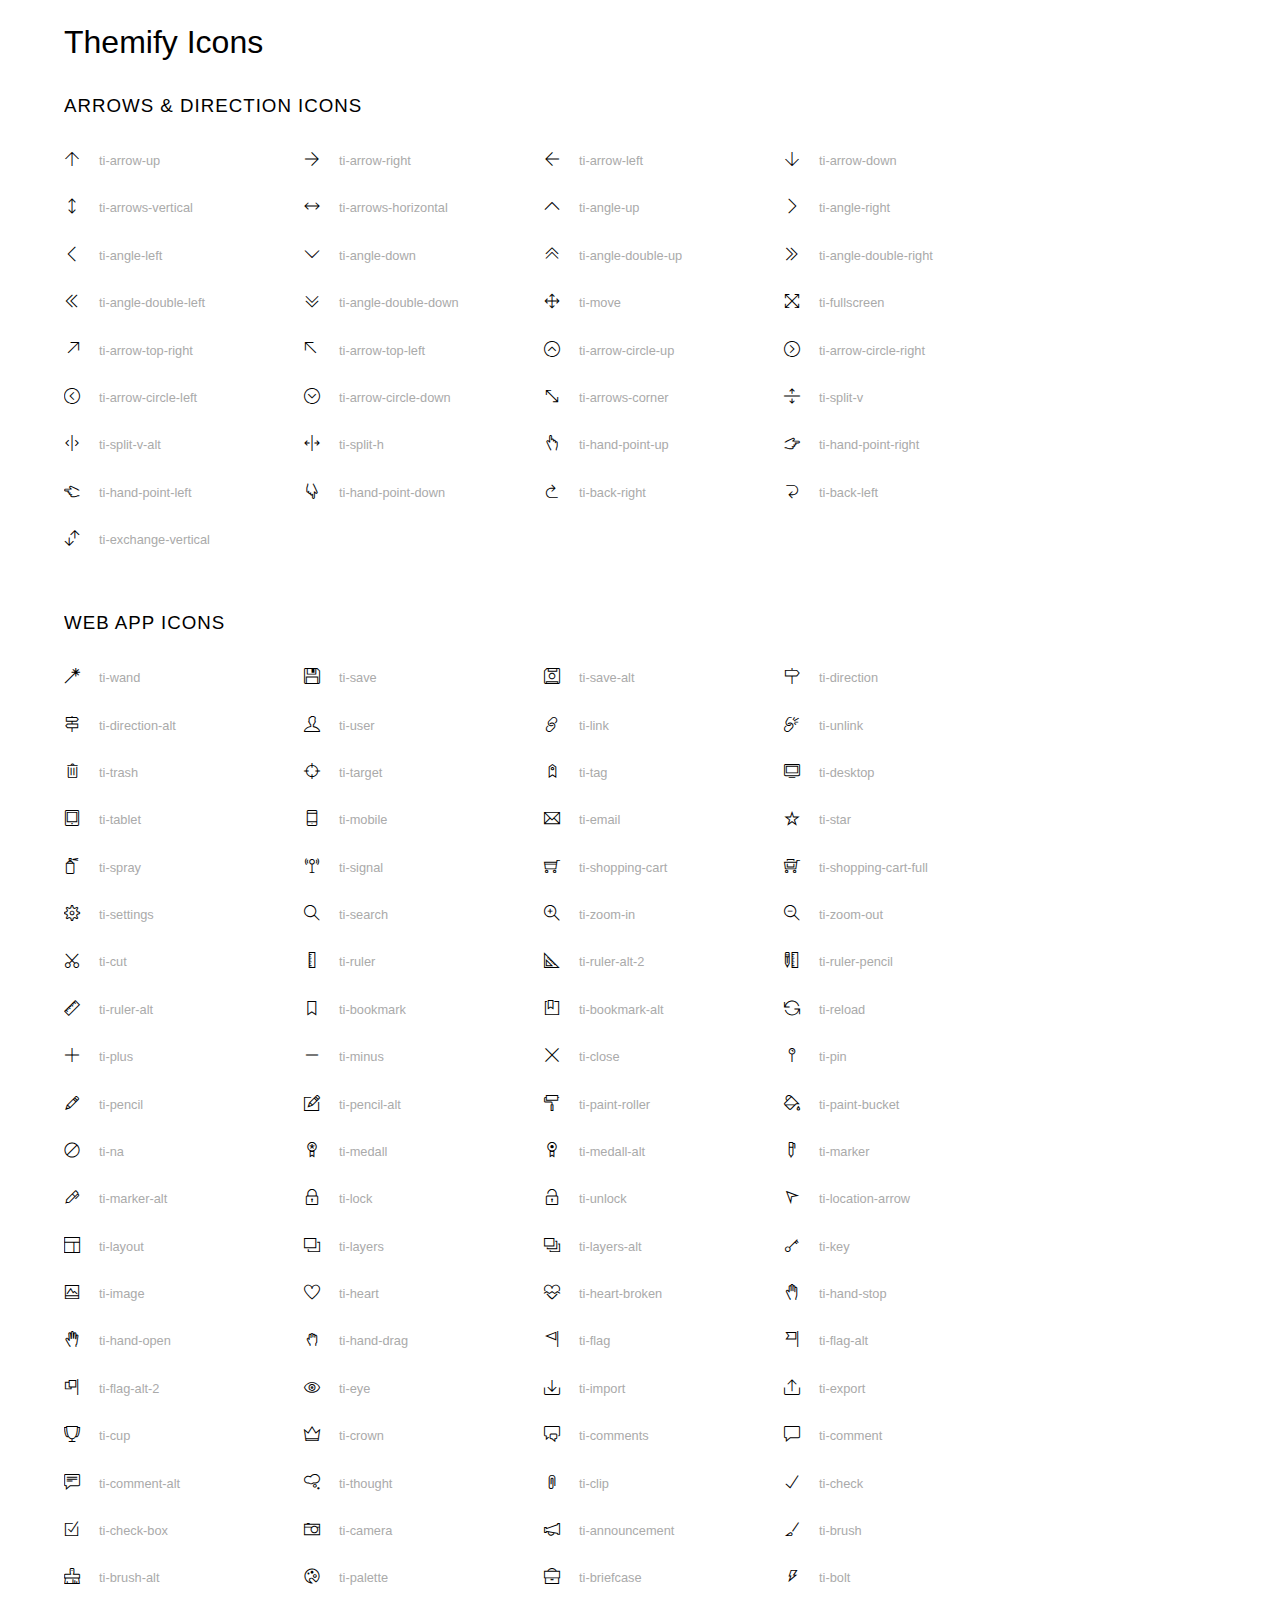
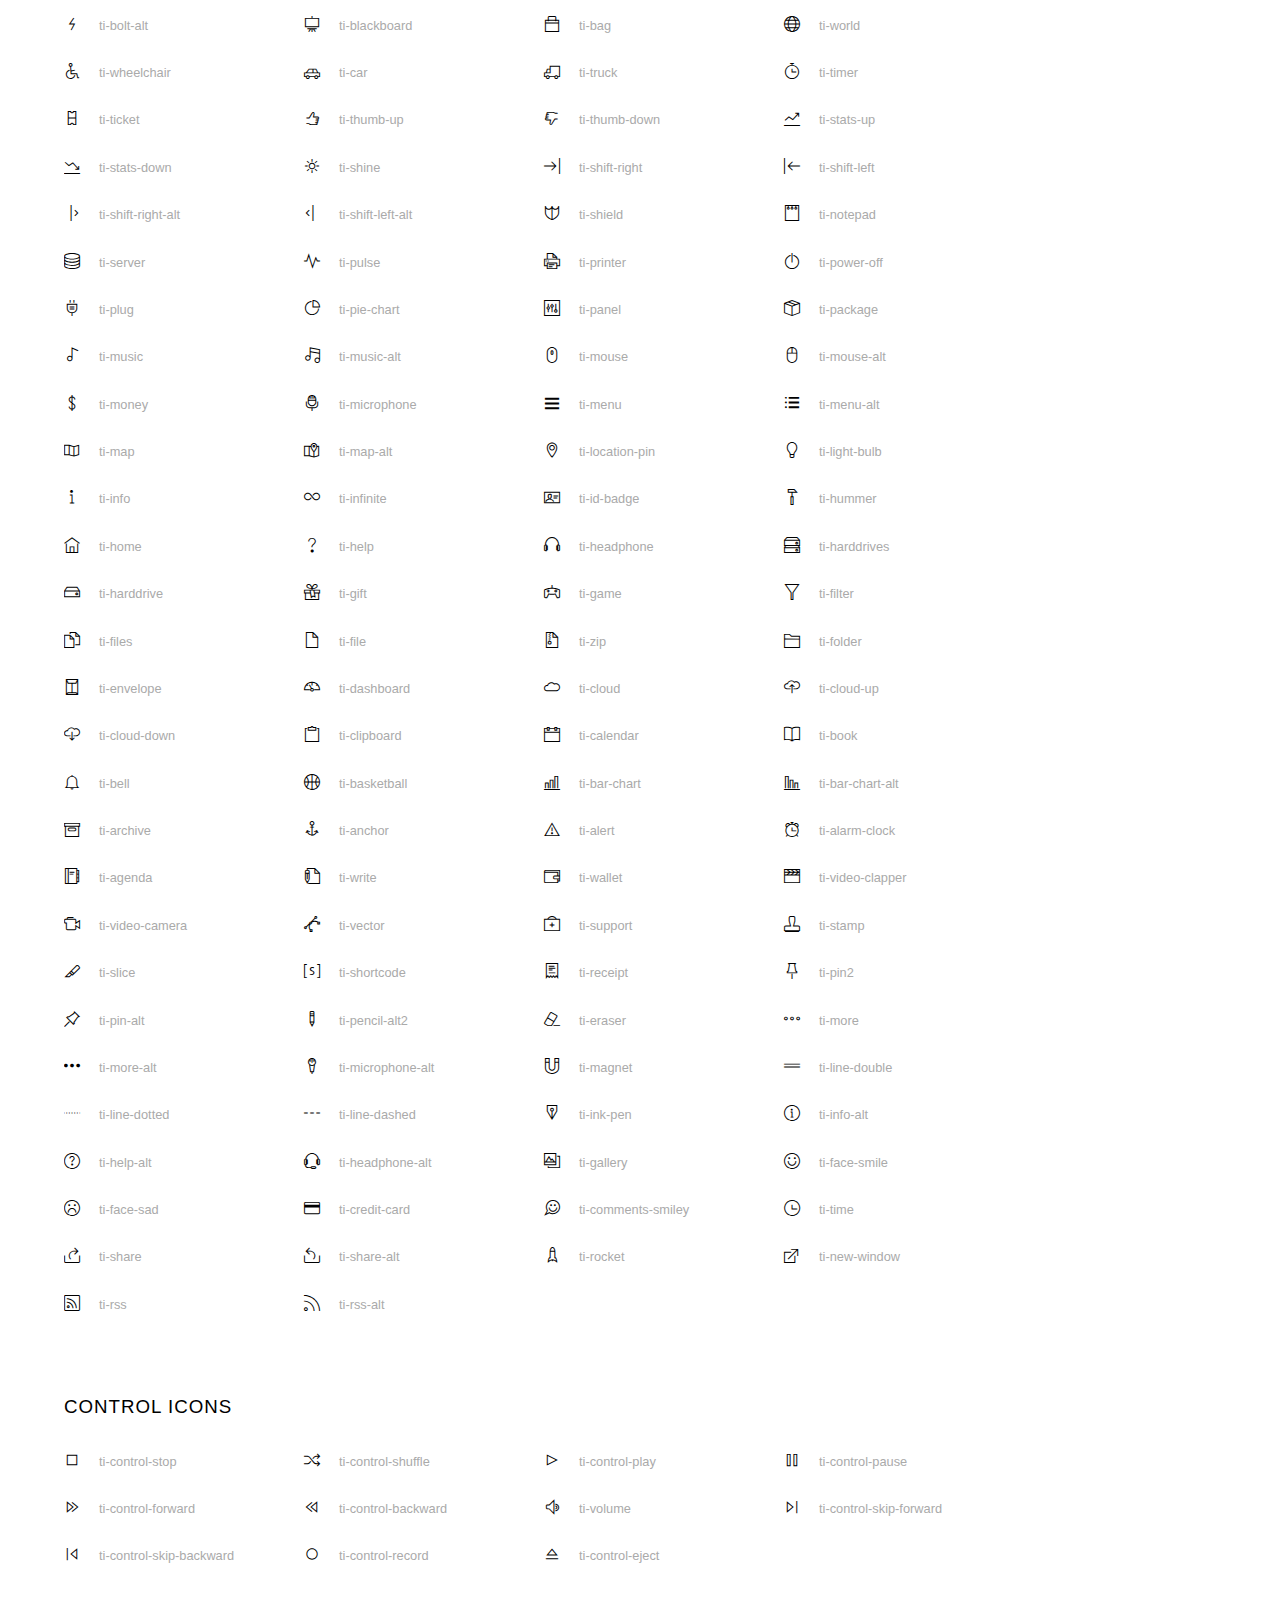
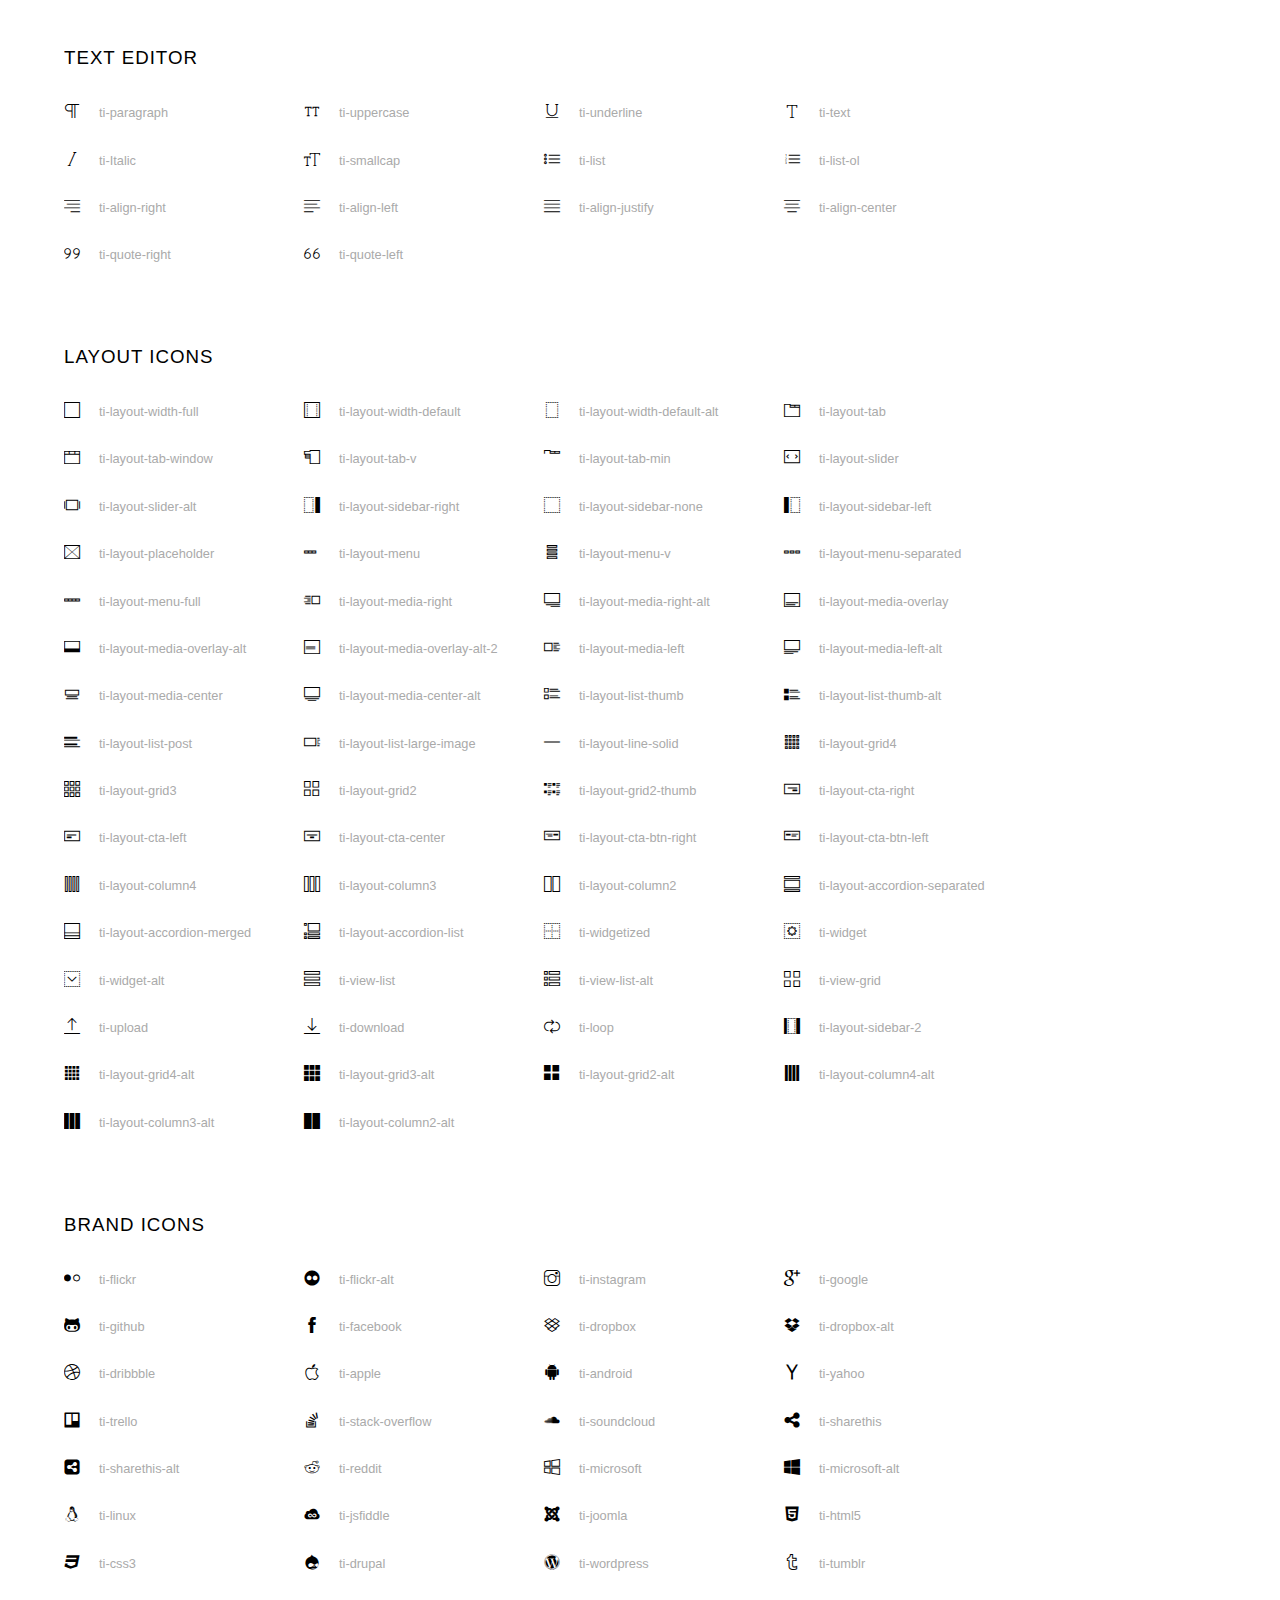
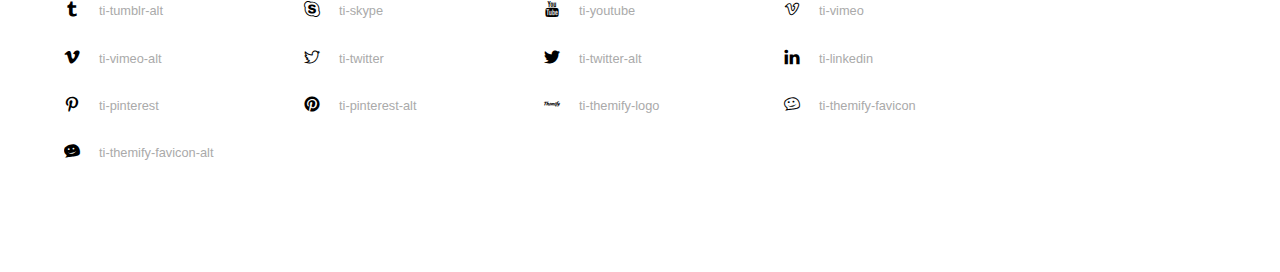
<file: src/assets/vendors/iconfonts/themify/index.html>
<!doctype html>
<html>
  <head>
    <meta charset="utf-8">
    <title>Themify Icon Font</title>
    <meta name="viewport" content="width=device-width">
    <link rel="stylesheet" href="demo-files/demo.css">
    <link rel="stylesheet" href="css/themify-icons.css">
    <!--[if lt IE 8]><!-->
    <link rel="stylesheet" href="ie7/ie7.css">
    <!--<![endif]-->
  </head>
  <body>
    <h1>Themify Icons</h1>
    <div class="icon-section">
      <div class="icon-section">
        <h3>Arrows &amp; Direction Icons </h3>
        <div class="icon-container">
          <span class="ti-arrow-up"></span><span class="icon-name"> ti-arrow-up</span>
        </div>
        <div class="icon-container">
          <span class="ti-arrow-right"></span><span class="icon-name"> ti-arrow-right</span>
        </div>
        <div class="icon-container">
          <span class="ti-arrow-left"></span><span class="icon-name"> ti-arrow-left</span>
        </div>
        <div class="icon-container">
          <span class="ti-arrow-down"></span><span class="icon-name"> ti-arrow-down</span>
        </div>
        <div class="icon-container">
          <span class="ti-arrows-vertical"></span><span class="icon-name"> ti-arrows-vertical</span>
        </div>
        <div class="icon-container">
          <span class="ti-arrows-horizontal"></span><span class="icon-name"> ti-arrows-horizontal</span>
        </div>
        <div class="icon-container">
          <span class="ti-angle-up"></span><span class="icon-name"> ti-angle-up</span>
        </div>
        <div class="icon-container">
          <span class="ti-angle-right"></span><span class="icon-name"> ti-angle-right</span>
        </div>
        <div class="icon-container">
          <span class="ti-angle-left"></span><span class="icon-name"> ti-angle-left</span>
        </div>
        <div class="icon-container">
          <span class="ti-angle-down"></span><span class="icon-name"> ti-angle-down</span>
        </div>
        <div class="icon-container">
          <span class="ti-angle-double-up"></span><span class="icon-name"> ti-angle-double-up</span>
        </div>
        <div class="icon-container">
          <span class="ti-angle-double-right"></span><span class="icon-name"> ti-angle-double-right</span>
        </div>
        <div class="icon-container">
          <span class="ti-angle-double-left"></span><span class="icon-name"> ti-angle-double-left</span>
        </div>
        <div class="icon-container">
          <span class="ti-angle-double-down"></span><span class="icon-name"> ti-angle-double-down</span>
        </div>
        <div class="icon-container">
          <span class="ti-move"></span><span class="icon-name"> ti-move</span>
        </div>
        <div class="icon-container">
          <span class="ti-fullscreen"></span><span class="icon-name"> ti-fullscreen</span>
        </div>
        <div class="icon-container">
          <span class="ti-arrow-top-right"></span><span class="icon-name"> ti-arrow-top-right</span>
        </div>
        <div class="icon-container">
          <span class="ti-arrow-top-left"></span><span class="icon-name"> ti-arrow-top-left</span>
        </div>
        <div class="icon-container">
          <span class="ti-arrow-circle-up"></span><span class="icon-name"> ti-arrow-circle-up</span>
        </div>
        <div class="icon-container">
          <span class="ti-arrow-circle-right"></span><span class="icon-name"> ti-arrow-circle-right</span>
        </div>
        <div class="icon-container">
          <span class="ti-arrow-circle-left"></span><span class="icon-name"> ti-arrow-circle-left</span>
        </div>
        <div class="icon-container">
          <span class="ti-arrow-circle-down"></span><span class="icon-name"> ti-arrow-circle-down</span>
        </div>
        <div class="icon-container">
          <span class="ti-arrows-corner"></span><span class="icon-name"> ti-arrows-corner</span>
        </div>
        <div class="icon-container">
          <span class="ti-split-v"></span><span class="icon-name"> ti-split-v</span>
        </div>
        <div class="icon-container">
          <span class="ti-split-v-alt"></span><span class="icon-name"> ti-split-v-alt</span>
        </div>
        <div class="icon-container">
          <span class="ti-split-h"></span><span class="icon-name"> ti-split-h</span>
        </div>
        <div class="icon-container">
          <span class="ti-hand-point-up"></span><span class="icon-name"> ti-hand-point-up</span>
        </div>
        <div class="icon-container">
          <span class="ti-hand-point-right"></span><span class="icon-name"> ti-hand-point-right</span>
        </div>
        <div class="icon-container">
          <span class="ti-hand-point-left"></span><span class="icon-name"> ti-hand-point-left</span>
        </div>
        <div class="icon-container">
          <span class="ti-hand-point-down"></span><span class="icon-name"> ti-hand-point-down</span>
        </div>
        <div class="icon-container">
          <span class="ti-back-right"></span><span class="icon-name"> ti-back-right</span>
        </div>
        <div class="icon-container">
          <span class="ti-back-left"></span><span class="icon-name"> ti-back-left</span>
        </div>
        <div class="icon-container">
          <span class="ti-exchange-vertical"></span><span class="icon-name"> ti-exchange-vertical</span>
        </div>
      </div> <!-- Arrows Icons -->
      <h3>Web App Icons</h3>
      <div class="icon-section">
        <div class="icon-container">
          <span class="ti-wand"></span><span class="icon-name"> ti-wand</span>
        </div>
        <div class="icon-container">
          <span class="ti-save"></span><span class="icon-name"> ti-save</span>
        </div>
        <div class="icon-container">
          <span class="ti-save-alt"></span><span class="icon-name"> ti-save-alt</span>
        </div>
        <div class="icon-container">
          <span class="ti-direction"></span><span class="icon-name"> ti-direction</span>
        </div>
        <div class="icon-container">
          <span class="ti-direction-alt"></span><span class="icon-name"> ti-direction-alt</span>
        </div>
        <div class="icon-container">
          <span class="ti-user"></span><span class="icon-name"> ti-user</span>
        </div>
        <div class="icon-container">
          <span class="ti-link"></span><span class="icon-name"> ti-link</span>
        </div>
        <div class="icon-container">
          <span class="ti-unlink"></span><span class="icon-name"> ti-unlink</span>
        </div>
        <div class="icon-container">
          <span class="ti-trash"></span><span class="icon-name"> ti-trash</span>
        </div>
        <div class="icon-container">
          <span class="ti-target"></span><span class="icon-name"> ti-target</span>
        </div>
        <div class="icon-container">
          <span class="ti-tag"></span><span class="icon-name"> ti-tag</span>
        </div>
        <div class="icon-container">
          <span class="ti-desktop"></span><span class="icon-name"> ti-desktop</span>
        </div>
        <div class="icon-container">
          <span class="ti-tablet"></span><span class="icon-name"> ti-tablet</span>
        </div>
        <div class="icon-container">
          <span class="ti-mobile"></span><span class="icon-name"> ti-mobile</span>
        </div>
        <div class="icon-container">
          <span class="ti-email"></span><span class="icon-name"> ti-email</span>
        </div>
        <div class="icon-container">
          <span class="ti-star"></span><span class="icon-name"> ti-star</span>
        </div>
        <div class="icon-container">
          <span class="ti-spray"></span><span class="icon-name"> ti-spray</span>
        </div>
        <div class="icon-container">
          <span class="ti-signal"></span><span class="icon-name"> ti-signal</span>
        </div>
        <div class="icon-container">
          <span class="ti-shopping-cart"></span><span class="icon-name"> ti-shopping-cart</span>
        </div>
        <div class="icon-container">
          <span class="ti-shopping-cart-full"></span><span class="icon-name"> ti-shopping-cart-full</span>
        </div>
        <div class="icon-container">
          <span class="ti-settings"></span><span class="icon-name"> ti-settings</span>
        </div>
        <div class="icon-container">
          <span class="ti-search"></span><span class="icon-name"> ti-search</span>
        </div>
        <div class="icon-container">
          <span class="ti-zoom-in"></span><span class="icon-name"> ti-zoom-in</span>
        </div>
        <div class="icon-container">
          <span class="ti-zoom-out"></span><span class="icon-name"> ti-zoom-out</span>
        </div>
        <div class="icon-container">
          <span class="ti-cut"></span><span class="icon-name"> ti-cut</span>
        </div>
        <div class="icon-container">
          <span class="ti-ruler"></span><span class="icon-name"> ti-ruler</span>
        </div>
        <div class="icon-container">
          <span class="ti-ruler-alt-2"></span><span class="icon-name"> ti-ruler-alt-2</span>
        </div>
        <div class="icon-container">
          <span class="ti-ruler-pencil"></span><span class="icon-name"> ti-ruler-pencil</span>
        </div>
        <div class="icon-container">
          <span class="ti-ruler-alt"></span><span class="icon-name"> ti-ruler-alt</span>
        </div>
        <div class="icon-container">
          <span class="ti-bookmark"></span><span class="icon-name"> ti-bookmark</span>
        </div>
        <div class="icon-container">
          <span class="ti-bookmark-alt"></span><span class="icon-name"> ti-bookmark-alt</span>
        </div>
        <div class="icon-container">
          <span class="ti-reload"></span><span class="icon-name"> ti-reload</span>
        </div>
        <div class="icon-container">
          <span class="ti-plus"></span><span class="icon-name"> ti-plus</span>
        </div>
        <div class="icon-container">
          <span class="ti-minus"></span><span class="icon-name"> ti-minus</span>
        </div>
        <div class="icon-container">
          <span class="ti-close"></span><span class="icon-name"> ti-close</span>
        </div>
        <div class="icon-container">
          <span class="ti-pin"></span><span class="icon-name"> ti-pin</span>
        </div>
        <div class="icon-container">
          <span class="ti-pencil"></span><span class="icon-name"> ti-pencil</span>
        </div>
        <div class="icon-container">
          <span class="ti-pencil-alt"></span><span class="icon-name"> ti-pencil-alt</span>
        </div>
        <div class="icon-container">
          <span class="ti-paint-roller"></span><span class="icon-name"> ti-paint-roller</span>
        </div>
        <div class="icon-container">
          <span class="ti-paint-bucket"></span><span class="icon-name"> ti-paint-bucket</span>
        </div>
        <div class="icon-container">
          <span class="ti-na"></span><span class="icon-name"> ti-na</span>
        </div>
        <div class="icon-container">
          <span class="ti-medall"></span><span class="icon-name"> ti-medall</span>
        </div>
        <div class="icon-container">
          <span class="ti-medall-alt"></span><span class="icon-name"> ti-medall-alt</span>
        </div>
        <div class="icon-container">
          <span class="ti-marker"></span><span class="icon-name"> ti-marker</span>
        </div>
        <div class="icon-container">
          <span class="ti-marker-alt"></span><span class="icon-name"> ti-marker-alt</span>
        </div>
        <div class="icon-container">
          <span class="ti-lock"></span><span class="icon-name"> ti-lock</span>
        </div>
        <div class="icon-container">
          <span class="ti-unlock"></span><span class="icon-name"> ti-unlock</span>
        </div>
        <div class="icon-container">
          <span class="ti-location-arrow"></span><span class="icon-name"> ti-location-arrow</span>
        </div>
        <div class="icon-container">
          <span class="ti-layout"></span><span class="icon-name"> ti-layout</span>
        </div>
        <div class="icon-container">
          <span class="ti-layers"></span><span class="icon-name"> ti-layers</span>
        </div>
        <div class="icon-container">
          <span class="ti-layers-alt"></span><span class="icon-name"> ti-layers-alt</span>
        </div>
        <div class="icon-container">
          <span class="ti-key"></span><span class="icon-name"> ti-key</span>
        </div>
        <div class="icon-container">
          <span class="ti-image"></span><span class="icon-name"> ti-image</span>
        </div>
        <div class="icon-container">
          <span class="ti-heart"></span><span class="icon-name"> ti-heart</span>
        </div>
        <div class="icon-container">
          <span class="ti-heart-broken"></span><span class="icon-name"> ti-heart-broken</span>
        </div>
        <div class="icon-container">
          <span class="ti-hand-stop"></span><span class="icon-name"> ti-hand-stop</span>
        </div>
        <div class="icon-container">
          <span class="ti-hand-open"></span><span class="icon-name"> ti-hand-open</span>
        </div>
        <div class="icon-container">
          <span class="ti-hand-drag"></span><span class="icon-name"> ti-hand-drag</span>
        </div>
        <div class="icon-container">
          <span class="ti-flag"></span><span class="icon-name"> ti-flag</span>
        </div>
        <div class="icon-container">
          <span class="ti-flag-alt"></span><span class="icon-name"> ti-flag-alt</span>
        </div>
        <div class="icon-container">
          <span class="ti-flag-alt-2"></span><span class="icon-name"> ti-flag-alt-2</span>
        </div>
        <div class="icon-container">
          <span class="ti-eye"></span><span class="icon-name"> ti-eye</span>
        </div>
        <div class="icon-container">
          <span class="ti-import"></span><span class="icon-name"> ti-import</span>
        </div>
        <div class="icon-container">
          <span class="ti-export"></span><span class="icon-name"> ti-export</span>
        </div>
        <div class="icon-container">
          <span class="ti-cup"></span><span class="icon-name"> ti-cup</span>
        </div>
        <div class="icon-container">
          <span class="ti-crown"></span><span class="icon-name"> ti-crown</span>
        </div>
        <div class="icon-container">
          <span class="ti-comments"></span><span class="icon-name"> ti-comments</span>
        </div>
        <div class="icon-container">
          <span class="ti-comment"></span><span class="icon-name"> ti-comment</span>
        </div>
        <div class="icon-container">
          <span class="ti-comment-alt"></span><span class="icon-name"> ti-comment-alt</span>
        </div>
        <div class="icon-container">
          <span class="ti-thought"></span><span class="icon-name"> ti-thought</span>
        </div>
        <div class="icon-container">
          <span class="ti-clip"></span><span class="icon-name"> ti-clip</span>
        </div>
        <div class="icon-container">
          <span class="ti-check"></span><span class="icon-name"> ti-check</span>
        </div>
        <div class="icon-container">
          <span class="ti-check-box"></span><span class="icon-name"> ti-check-box</span>
        </div>
        <div class="icon-container">
          <span class="ti-camera"></span><span class="icon-name"> ti-camera</span>
        </div>
        <div class="icon-container">
          <span class="ti-announcement"></span><span class="icon-name"> ti-announcement</span>
        </div>
        <div class="icon-container">
          <span class="ti-brush"></span><span class="icon-name"> ti-brush</span>
        </div>
        <div class="icon-container">
          <span class="ti-brush-alt"></span><span class="icon-name"> ti-brush-alt</span>
        </div>
        <div class="icon-container">
          <span class="ti-palette"></span><span class="icon-name"> ti-palette</span>
        </div>
        <div class="icon-container">
          <span class="ti-briefcase"></span><span class="icon-name"> ti-briefcase</span>
        </div>
        <div class="icon-container">
          <span class="ti-bolt"></span><span class="icon-name"> ti-bolt</span>
        </div>
        <div class="icon-container">
          <span class="ti-bolt-alt"></span><span class="icon-name"> ti-bolt-alt</span>
        </div>
        <div class="icon-container">
          <span class="ti-blackboard"></span><span class="icon-name"> ti-blackboard</span>
        </div>
        <div class="icon-container">
          <span class="ti-bag"></span><span class="icon-name"> ti-bag</span>
        </div>
        <div class="icon-container">
          <span class="ti-world"></span><span class="icon-name"> ti-world</span>
        </div>
        <div class="icon-container">
          <span class="ti-wheelchair"></span><span class="icon-name"> ti-wheelchair</span>
        </div>
        <div class="icon-container">
          <span class="ti-car"></span><span class="icon-name"> ti-car</span>
        </div>
        <div class="icon-container">
          <span class="ti-truck"></span><span class="icon-name"> ti-truck</span>
        </div>
        <div class="icon-container">
          <span class="ti-timer"></span><span class="icon-name"> ti-timer</span>
        </div>
        <div class="icon-container">
          <span class="ti-ticket"></span><span class="icon-name"> ti-ticket</span>
        </div>
        <div class="icon-container">
          <span class="ti-thumb-up"></span><span class="icon-name"> ti-thumb-up</span>
        </div>
        <div class="icon-container">
          <span class="ti-thumb-down"></span><span class="icon-name"> ti-thumb-down</span>
        </div>
        <div class="icon-container">
          <span class="ti-stats-up"></span><span class="icon-name"> ti-stats-up</span>
        </div>
        <div class="icon-container">
          <span class="ti-stats-down"></span><span class="icon-name"> ti-stats-down</span>
        </div>
        <div class="icon-container">
          <span class="ti-shine"></span><span class="icon-name"> ti-shine</span>
        </div>
        <div class="icon-container">
          <span class="ti-shift-right"></span><span class="icon-name"> ti-shift-right</span>
        </div>
        <div class="icon-container">
          <span class="ti-shift-left"></span><span class="icon-name"> ti-shift-left</span>
        </div>
        <div class="icon-container">
          <span class="ti-shift-right-alt"></span><span class="icon-name"> ti-shift-right-alt</span>
        </div>
        <div class="icon-container">
          <span class="ti-shift-left-alt"></span><span class="icon-name"> ti-shift-left-alt</span>
        </div>
        <div class="icon-container">
          <span class="ti-shield"></span><span class="icon-name"> ti-shield</span>
        </div>
        <div class="icon-container">
          <span class="ti-notepad"></span><span class="icon-name"> ti-notepad</span>
        </div>
        <div class="icon-container">
          <span class="ti-server"></span><span class="icon-name"> ti-server</span>
        </div>
        <div class="icon-container">
          <span class="ti-pulse"></span><span class="icon-name"> ti-pulse</span>
        </div>
        <div class="icon-container">
          <span class="ti-printer"></span><span class="icon-name"> ti-printer</span>
        </div>
        <div class="icon-container">
          <span class="ti-power-off"></span><span class="icon-name"> ti-power-off</span>
        </div>
        <div class="icon-container">
          <span class="ti-plug"></span><span class="icon-name"> ti-plug</span>
        </div>
        <div class="icon-container">
          <span class="ti-pie-chart"></span><span class="icon-name"> ti-pie-chart</span>
        </div>
        <div class="icon-container">
          <span class="ti-panel"></span><span class="icon-name"> ti-panel</span>
        </div>
        <div class="icon-container">
          <span class="ti-package"></span><span class="icon-name"> ti-package</span>
        </div>
        <div class="icon-container">
          <span class="ti-music"></span><span class="icon-name"> ti-music</span>
        </div>
        <div class="icon-container">
          <span class="ti-music-alt"></span><span class="icon-name"> ti-music-alt</span>
        </div>
        <div class="icon-container">
          <span class="ti-mouse"></span><span class="icon-name"> ti-mouse</span>
        </div>
        <div class="icon-container">
          <span class="ti-mouse-alt"></span><span class="icon-name"> ti-mouse-alt</span>
        </div>
        <div class="icon-container">
          <span class="ti-money"></span><span class="icon-name"> ti-money</span>
        </div>
        <div class="icon-container">
          <span class="ti-microphone"></span><span class="icon-name"> ti-microphone</span>
        </div>
        <div class="icon-container">
          <span class="ti-menu"></span><span class="icon-name"> ti-menu</span>
        </div>
        <div class="icon-container">
          <span class="ti-menu-alt"></span><span class="icon-name"> ti-menu-alt</span>
        </div>
        <div class="icon-container">
          <span class="ti-map"></span><span class="icon-name"> ti-map</span>
        </div>
        <div class="icon-container">
          <span class="ti-map-alt"></span><span class="icon-name"> ti-map-alt</span>
        </div>
        <div class="icon-container">
          <span class="ti-location-pin"></span><span class="icon-name"> ti-location-pin</span>
        </div>
        <div class="icon-container">
          <span class="ti-light-bulb"></span><span class="icon-name"> ti-light-bulb</span>
        </div>
        <div class="icon-container">
          <span class="ti-info"></span><span class="icon-name"> ti-info</span>
        </div>
        <div class="icon-container">
          <span class="ti-infinite"></span><span class="icon-name"> ti-infinite</span>
        </div>
        <div class="icon-container">
          <span class="ti-id-badge"></span><span class="icon-name"> ti-id-badge</span>
        </div>
        <div class="icon-container">
          <span class="ti-hummer"></span><span class="icon-name"> ti-hummer</span>
        </div>
        <div class="icon-container">
          <span class="ti-home"></span><span class="icon-name"> ti-home</span>
        </div>
        <div class="icon-container">
          <span class="ti-help"></span><span class="icon-name"> ti-help</span>
        </div>
        <div class="icon-container">
          <span class="ti-headphone"></span><span class="icon-name"> ti-headphone</span>
        </div>
        <div class="icon-container">
          <span class="ti-harddrives"></span><span class="icon-name"> ti-harddrives</span>
        </div>
        <div class="icon-container">
          <span class="ti-harddrive"></span><span class="icon-name"> ti-harddrive</span>
        </div>
        <div class="icon-container">
          <span class="ti-gift"></span><span class="icon-name"> ti-gift</span>
        </div>
        <div class="icon-container">
          <span class="ti-game"></span><span class="icon-name"> ti-game</span>
        </div>
        <div class="icon-container">
          <span class="ti-filter"></span><span class="icon-name"> ti-filter</span>
        </div>
        <div class="icon-container">
          <span class="ti-files"></span><span class="icon-name"> ti-files</span>
        </div>
        <div class="icon-container">
          <span class="ti-file"></span><span class="icon-name"> ti-file</span>
        </div>
        <div class="icon-container">
          <span class="ti-zip"></span><span class="icon-name"> ti-zip</span>
        </div>
        <div class="icon-container">
          <span class="ti-folder"></span><span class="icon-name"> ti-folder</span>
        </div>
        <div class="icon-container">
          <span class="ti-envelope"></span><span class="icon-name"> ti-envelope</span>
        </div>
        <div class="icon-container">
          <span class="ti-dashboard"></span><span class="icon-name"> ti-dashboard</span>
        </div>
        <div class="icon-container">
          <span class="ti-cloud"></span><span class="icon-name"> ti-cloud</span>
        </div>
        <div class="icon-container">
          <span class="ti-cloud-up"></span><span class="icon-name"> ti-cloud-up</span>
        </div>
        <div class="icon-container">
          <span class="ti-cloud-down"></span><span class="icon-name"> ti-cloud-down</span>
        </div>
        <div class="icon-container">
          <span class="ti-clipboard"></span><span class="icon-name"> ti-clipboard</span>
        </div>
        <div class="icon-container">
          <span class="ti-calendar"></span><span class="icon-name"> ti-calendar</span>
        </div>
        <div class="icon-container">
          <span class="ti-book"></span><span class="icon-name"> ti-book</span>
        </div>
        <div class="icon-container">
          <span class="ti-bell"></span><span class="icon-name"> ti-bell</span>
        </div>
        <div class="icon-container">
          <span class="ti-basketball"></span><span class="icon-name"> ti-basketball</span>
        </div>
        <div class="icon-container">
          <span class="ti-bar-chart"></span><span class="icon-name"> ti-bar-chart</span>
        </div>
        <div class="icon-container">
          <span class="ti-bar-chart-alt"></span><span class="icon-name"> ti-bar-chart-alt</span>
        </div>
        <div class="icon-container">
          <span class="ti-archive"></span><span class="icon-name"> ti-archive</span>
        </div>
        <div class="icon-container">
          <span class="ti-anchor"></span><span class="icon-name"> ti-anchor</span>
        </div>
        <div class="icon-container">
          <span class="ti-alert"></span><span class="icon-name"> ti-alert</span>
        </div>
        <div class="icon-container">
          <span class="ti-alarm-clock"></span><span class="icon-name"> ti-alarm-clock</span>
        </div>
        <div class="icon-container">
          <span class="ti-agenda"></span><span class="icon-name"> ti-agenda</span>
        </div>
        <div class="icon-container">
          <span class="ti-write"></span><span class="icon-name"> ti-write</span>
        </div>
        <div class="icon-container">
          <span class="ti-wallet"></span><span class="icon-name"> ti-wallet</span>
        </div>
        <div class="icon-container">
          <span class="ti-video-clapper"></span><span class="icon-name"> ti-video-clapper</span>
        </div>
        <div class="icon-container">
          <span class="ti-video-camera"></span><span class="icon-name"> ti-video-camera</span>
        </div>
        <div class="icon-container">
          <span class="ti-vector"></span><span class="icon-name"> ti-vector</span>
        </div>
        <div class="icon-container">
          <span class="ti-support"></span><span class="icon-name"> ti-support</span>
        </div>
        <div class="icon-container">
          <span class="ti-stamp"></span><span class="icon-name"> ti-stamp</span>
        </div>
        <div class="icon-container">
          <span class="ti-slice"></span><span class="icon-name"> ti-slice</span>
        </div>
        <div class="icon-container">
          <span class="ti-shortcode"></span><span class="icon-name"> ti-shortcode</span>
        </div>
        <div class="icon-container">
          <span class="ti-receipt"></span><span class="icon-name"> ti-receipt</span>
        </div>
        <div class="icon-container">
          <span class="ti-pin2"></span><span class="icon-name"> ti-pin2</span>
        </div>
        <div class="icon-container">
          <span class="ti-pin-alt"></span><span class="icon-name"> ti-pin-alt</span>
        </div>
        <div class="icon-container">
          <span class="ti-pencil-alt2"></span><span class="icon-name"> ti-pencil-alt2</span>
        </div>
        <div class="icon-container">
          <span class="ti-eraser"></span><span class="icon-name"> ti-eraser</span>
        </div>
        <div class="icon-container">
          <span class="ti-more"></span><span class="icon-name"> ti-more</span>
        </div>
        <div class="icon-container">
          <span class="ti-more-alt"></span><span class="icon-name"> ti-more-alt</span>
        </div>
        <div class="icon-container">
          <span class="ti-microphone-alt"></span><span class="icon-name"> ti-microphone-alt</span>
        </div>
        <div class="icon-container">
          <span class="ti-magnet"></span><span class="icon-name"> ti-magnet</span>
        </div>
        <div class="icon-container">
          <span class="ti-line-double"></span><span class="icon-name"> ti-line-double</span>
        </div>
        <div class="icon-container">
          <span class="ti-line-dotted"></span><span class="icon-name"> ti-line-dotted</span>
        </div>
        <div class="icon-container">
          <span class="ti-line-dashed"></span><span class="icon-name"> ti-line-dashed</span>
        </div>
        <div class="icon-container">
          <span class="ti-ink-pen"></span><span class="icon-name"> ti-ink-pen</span>
        </div>
        <div class="icon-container">
          <span class="ti-info-alt"></span><span class="icon-name"> ti-info-alt</span>
        </div>
        <div class="icon-container">
          <span class="ti-help-alt"></span><span class="icon-name"> ti-help-alt</span>
        </div>
        <div class="icon-container">
          <span class="ti-headphone-alt"></span><span class="icon-name"> ti-headphone-alt</span>
        </div>
        <div class="icon-container">
          <span class="ti-gallery"></span><span class="icon-name"> ti-gallery</span>
        </div>
        <div class="icon-container">
          <span class="ti-face-smile"></span><span class="icon-name"> ti-face-smile</span>
        </div>
        <div class="icon-container">
          <span class="ti-face-sad"></span><span class="icon-name"> ti-face-sad</span>
        </div>
        <div class="icon-container">
          <span class="ti-credit-card"></span><span class="icon-name"> ti-credit-card</span>
        </div>
        <div class="icon-container">
          <span class="ti-comments-smiley"></span><span class="icon-name"> ti-comments-smiley</span>
        </div>
        <div class="icon-container">
          <span class="ti-time"></span><span class="icon-name"> ti-time</span>
        </div>
        <div class="icon-container">
          <span class="ti-share"></span><span class="icon-name"> ti-share</span>
        </div>
        <div class="icon-container">
          <span class="ti-share-alt"></span><span class="icon-name"> ti-share-alt</span>
        </div>
        <div class="icon-container">
          <span class="ti-rocket"></span><span class="icon-name"> ti-rocket</span>
        </div>
        <div class="icon-container">
          <span class="ti-new-window"></span><span class="icon-name"> ti-new-window</span>
        </div>
        <div class="icon-container">
          <span class="ti-rss"></span><span class="icon-name"> ti-rss</span>
        </div>
        <div class="icon-container">
          <span class="ti-rss-alt"></span><span class="icon-name"> ti-rss-alt</span>
        </div>
      </div><!-- Web App Icons -->
      <div class="icon-section">
        <h3>Control Icons</h3>
        <div class="icon-container">
          <span class="ti-control-stop"></span><span class="icon-name"> ti-control-stop</span>
        </div>
        <div class="icon-container">
          <span class="ti-control-shuffle"></span><span class="icon-name"> ti-control-shuffle</span>
        </div>
        <div class="icon-container">
          <span class="ti-control-play"></span><span class="icon-name"> ti-control-play</span>
        </div>
        <div class="icon-container">
          <span class="ti-control-pause"></span><span class="icon-name"> ti-control-pause</span>
        </div>
        <div class="icon-container">
          <span class="ti-control-forward"></span><span class="icon-name"> ti-control-forward</span>
        </div>
        <div class="icon-container">
          <span class="ti-control-backward"></span><span class="icon-name"> ti-control-backward</span>
        </div>
        <div class="icon-container">
          <span class="ti-volume"></span><span class="icon-name"> ti-volume</span>
        </div>
        <div class="icon-container">
          <span class="ti-control-skip-forward"></span><span class="icon-name"> ti-control-skip-forward</span>
        </div>
        <div class="icon-container">
          <span class="ti-control-skip-backward"></span><span class="icon-name"> ti-control-skip-backward</span>
        </div>
        <div class="icon-container">
          <span class="ti-control-record"></span><span class="icon-name"> ti-control-record</span>
        </div>
        <div class="icon-container">
          <span class="ti-control-eject"></span><span class="icon-name"> ti-control-eject</span>
        </div>
      </div> <!-- Control Icons -->
      <div class="icon-section">
        <h3>Text Editor</h3>
        <div class="icon-container">
          <span class="ti-paragraph"></span><span class="icon-name"> ti-paragraph</span>
        </div>
        <div class="icon-container">
          <span class="ti-uppercase"></span><span class="icon-name"> ti-uppercase</span>
        </div>
        <div class="icon-container">
          <span class="ti-underline"></span><span class="icon-name"> ti-underline</span>
        </div>
        <div class="icon-container">
          <span class="ti-text"></span><span class="icon-name"> ti-text</span>
        </div>
        <div class="icon-container">
          <span class="ti-Italic"></span><span class="icon-name"> ti-Italic</span>
        </div>
        <div class="icon-container">
          <span class="ti-smallcap"></span><span class="icon-name"> ti-smallcap</span>
        </div>
        <div class="icon-container">
          <span class="ti-list"></span><span class="icon-name"> ti-list</span>
        </div>
        <div class="icon-container">
          <span class="ti-list-ol"></span><span class="icon-name"> ti-list-ol</span>
        </div>
        <div class="icon-container">
          <span class="ti-align-right"></span><span class="icon-name"> ti-align-right</span>
        </div>
        <div class="icon-container">
          <span class="ti-align-left"></span><span class="icon-name"> ti-align-left</span>
        </div>
        <div class="icon-container">
          <span class="ti-align-justify"></span><span class="icon-name"> ti-align-justify</span>
        </div>
        <div class="icon-container">
          <span class="ti-align-center"></span><span class="icon-name"> ti-align-center</span>
        </div>
        <div class="icon-container">
          <span class="ti-quote-right"></span><span class="icon-name"> ti-quote-right</span>
        </div>
        <div class="icon-container">
          <span class="ti-quote-left"></span><span class="icon-name"> ti-quote-left</span>
        </div>
      </div> <!-- Text Editor -->
      <div class="icon-section">
        <h3>Layout Icons</h3>
        <div class="icon-container">
          <span class="ti-layout-width-full"></span><span class="icon-name"> ti-layout-width-full</span>
        </div>
        <div class="icon-container">
          <span class="ti-layout-width-default"></span><span class="icon-name"> ti-layout-width-default</span>
        </div>
        <div class="icon-container">
          <span class="ti-layout-width-default-alt"></span><span class="icon-name"> ti-layout-width-default-alt</span>
        </div>
        <div class="icon-container">
          <span class="ti-layout-tab"></span><span class="icon-name"> ti-layout-tab</span>
        </div>
        <div class="icon-container">
          <span class="ti-layout-tab-window"></span><span class="icon-name"> ti-layout-tab-window</span>
        </div>
        <div class="icon-container">
          <span class="ti-layout-tab-v"></span><span class="icon-name"> ti-layout-tab-v</span>
        </div>
        <div class="icon-container">
          <span class="ti-layout-tab-min"></span><span class="icon-name"> ti-layout-tab-min</span>
        </div>
        <div class="icon-container">
          <span class="ti-layout-slider"></span><span class="icon-name"> ti-layout-slider</span>
        </div>
        <div class="icon-container">
          <span class="ti-layout-slider-alt"></span><span class="icon-name"> ti-layout-slider-alt</span>
        </div>
        <div class="icon-container">
          <span class="ti-layout-sidebar-right"></span><span class="icon-name"> ti-layout-sidebar-right</span>
        </div>
        <div class="icon-container">
          <span class="ti-layout-sidebar-none"></span><span class="icon-name"> ti-layout-sidebar-none</span>
        </div>
        <div class="icon-container">
          <span class="ti-layout-sidebar-left"></span><span class="icon-name"> ti-layout-sidebar-left</span>
        </div>
        <div class="icon-container">
          <span class="ti-layout-placeholder"></span><span class="icon-name"> ti-layout-placeholder</span>
        </div>
        <div class="icon-container">
          <span class="ti-layout-menu"></span><span class="icon-name"> ti-layout-menu</span>
        </div>
        <div class="icon-container">
          <span class="ti-layout-menu-v"></span><span class="icon-name"> ti-layout-menu-v</span>
        </div>
        <div class="icon-container">
          <span class="ti-layout-menu-separated"></span><span class="icon-name"> ti-layout-menu-separated</span>
        </div>
        <div class="icon-container">
          <span class="ti-layout-menu-full"></span><span class="icon-name"> ti-layout-menu-full</span>
        </div>
        <div class="icon-container">
          <span class="ti-layout-media-right"></span><span class="icon-name"> ti-layout-media-right</span>
        </div>
        <div class="icon-container">
          <span class="ti-layout-media-right-alt"></span><span class="icon-name"> ti-layout-media-right-alt</span>
        </div>
        <div class="icon-container">
          <span class="ti-layout-media-overlay"></span><span class="icon-name"> ti-layout-media-overlay</span>
        </div>
        <div class="icon-container">
          <span class="ti-layout-media-overlay-alt"></span><span class="icon-name"> ti-layout-media-overlay-alt</span>
        </div>
        <div class="icon-container">
          <span class="ti-layout-media-overlay-alt-2"></span><span class="icon-name"> ti-layout-media-overlay-alt-2</span>
        </div>
        <div class="icon-container">
          <span class="ti-layout-media-left"></span><span class="icon-name"> ti-layout-media-left</span>
        </div>
        <div class="icon-container">
          <span class="ti-layout-media-left-alt"></span><span class="icon-name"> ti-layout-media-left-alt</span>
        </div>
        <div class="icon-container">
          <span class="ti-layout-media-center"></span><span class="icon-name"> ti-layout-media-center</span>
        </div>
        <div class="icon-container">
          <span class="ti-layout-media-center-alt"></span><span class="icon-name"> ti-layout-media-center-alt</span>
        </div>
        <div class="icon-container">
          <span class="ti-layout-list-thumb"></span><span class="icon-name"> ti-layout-list-thumb</span>
        </div>
        <div class="icon-container">
          <span class="ti-layout-list-thumb-alt"></span><span class="icon-name"> ti-layout-list-thumb-alt</span>
        </div>
        <div class="icon-container">
          <span class="ti-layout-list-post"></span><span class="icon-name"> ti-layout-list-post</span>
        </div>
        <div class="icon-container">
          <span class="ti-layout-list-large-image"></span><span class="icon-name"> ti-layout-list-large-image</span>
        </div>
        <div class="icon-container">
          <span class="ti-layout-line-solid"></span><span class="icon-name"> ti-layout-line-solid</span>
        </div>
        <div class="icon-container">
          <span class="ti-layout-grid4"></span><span class="icon-name"> ti-layout-grid4</span>
        </div>
        <div class="icon-container">
          <span class="ti-layout-grid3"></span><span class="icon-name"> ti-layout-grid3</span>
        </div>
        <div class="icon-container">
          <span class="ti-layout-grid2"></span><span class="icon-name"> ti-layout-grid2</span>
        </div>
        <div class="icon-container">
          <span class="ti-layout-grid2-thumb"></span><span class="icon-name"> ti-layout-grid2-thumb</span>
        </div>
        <div class="icon-container">
          <span class="ti-layout-cta-right"></span><span class="icon-name"> ti-layout-cta-right</span>
        </div>
        <div class="icon-container">
          <span class="ti-layout-cta-left"></span><span class="icon-name"> ti-layout-cta-left</span>
        </div>
        <div class="icon-container">
          <span class="ti-layout-cta-center"></span><span class="icon-name"> ti-layout-cta-center</span>
        </div>
        <div class="icon-container">
          <span class="ti-layout-cta-btn-right"></span><span class="icon-name"> ti-layout-cta-btn-right</span>
        </div>
        <div class="icon-container">
          <span class="ti-layout-cta-btn-left"></span><span class="icon-name"> ti-layout-cta-btn-left</span>
        </div>
        <div class="icon-container">
          <span class="ti-layout-column4"></span><span class="icon-name"> ti-layout-column4</span>
        </div>
        <div class="icon-container">
          <span class="ti-layout-column3"></span><span class="icon-name"> ti-layout-column3</span>
        </div>
        <div class="icon-container">
          <span class="ti-layout-column2"></span><span class="icon-name"> ti-layout-column2</span>
        </div>
        <div class="icon-container">
          <span class="ti-layout-accordion-separated"></span><span class="icon-name"> ti-layout-accordion-separated</span>
        </div>
        <div class="icon-container">
          <span class="ti-layout-accordion-merged"></span><span class="icon-name"> ti-layout-accordion-merged</span>
        </div>
        <div class="icon-container">
          <span class="ti-layout-accordion-list"></span><span class="icon-name"> ti-layout-accordion-list</span>
        </div>
        <div class="icon-container">
          <span class="ti-widgetized"></span><span class="icon-name"> ti-widgetized</span>
        </div>
        <div class="icon-container">
          <span class="ti-widget"></span><span class="icon-name"> ti-widget</span>
        </div>
        <div class="icon-container">
          <span class="ti-widget-alt"></span><span class="icon-name"> ti-widget-alt</span>
        </div>
        <div class="icon-container">
          <span class="ti-view-list"></span><span class="icon-name"> ti-view-list</span>
        </div>
        <div class="icon-container">
          <span class="ti-view-list-alt"></span><span class="icon-name"> ti-view-list-alt</span>
        </div>
        <div class="icon-container">
          <span class="ti-view-grid"></span><span class="icon-name"> ti-view-grid</span>
        </div>
        <div class="icon-container">
          <span class="ti-upload"></span><span class="icon-name"> ti-upload</span>
        </div>
        <div class="icon-container">
          <span class="ti-download"></span><span class="icon-name"> ti-download</span>
        </div>
        <div class="icon-container">
          <span class="ti-loop"></span><span class="icon-name"> ti-loop</span>
        </div>
        <div class="icon-container">
          <span class="ti-layout-sidebar-2"></span><span class="icon-name"> ti-layout-sidebar-2</span>
        </div>
        <div class="icon-container">
          <span class="ti-layout-grid4-alt"></span><span class="icon-name"> ti-layout-grid4-alt</span>
        </div>
        <div class="icon-container">
          <span class="ti-layout-grid3-alt"></span><span class="icon-name"> ti-layout-grid3-alt</span>
        </div>
        <div class="icon-container">
          <span class="ti-layout-grid2-alt"></span><span class="icon-name"> ti-layout-grid2-alt</span>
        </div>
        <div class="icon-container">
          <span class="ti-layout-column4-alt"></span><span class="icon-name"> ti-layout-column4-alt</span>
        </div>
        <div class="icon-container">
          <span class="ti-layout-column3-alt"></span><span class="icon-name"> ti-layout-column3-alt</span>
        </div>
        <div class="icon-container">
          <span class="ti-layout-column2-alt"></span><span class="icon-name"> ti-layout-column2-alt</span>
        </div>
      </div> <!-- Layout Icons -->
      <div class="icon-section">
        <h3>Brand Icons</h3>
        <div class="icon-container">
          <span class="ti-flickr"></span><span class="icon-name"> ti-flickr</span>
        </div>
        <div class="icon-container">
          <span class="ti-flickr-alt"></span><span class="icon-name"> ti-flickr-alt</span>
        </div>
        <div class="icon-container">
          <span class="ti-instagram"></span><span class="icon-name"> ti-instagram</span>
        </div>
        <div class="icon-container">
          <span class="ti-google"></span><span class="icon-name"> ti-google</span>
        </div>
        <div class="icon-container">
          <span class="ti-github"></span><span class="icon-name"> ti-github</span>
        </div>
        <div class="icon-container">
          <span class="ti-facebook"></span><span class="icon-name"> ti-facebook</span>
        </div>
        <div class="icon-container">
          <span class="ti-dropbox"></span><span class="icon-name"> ti-dropbox</span>
        </div>
        <div class="icon-container">
          <span class="ti-dropbox-alt"></span><span class="icon-name"> ti-dropbox-alt</span>
        </div>
        <div class="icon-container">
          <span class="ti-dribbble"></span><span class="icon-name"> ti-dribbble</span>
        </div>
        <div class="icon-container">
          <span class="ti-apple"></span><span class="icon-name"> ti-apple</span>
        </div>
        <div class="icon-container">
          <span class="ti-android"></span><span class="icon-name"> ti-android</span>
        </div>
        <div class="icon-container">
          <span class="ti-yahoo"></span><span class="icon-name"> ti-yahoo</span>
        </div>
        <div class="icon-container">
          <span class="ti-trello"></span><span class="icon-name"> ti-trello</span>
        </div>
        <div class="icon-container">
          <span class="ti-stack-overflow"></span><span class="icon-name"> ti-stack-overflow</span>
        </div>
        <div class="icon-container">
          <span class="ti-soundcloud"></span><span class="icon-name"> ti-soundcloud</span>
        </div>
        <div class="icon-container">
          <span class="ti-sharethis"></span><span class="icon-name"> ti-sharethis</span>
        </div>
        <div class="icon-container">
          <span class="ti-sharethis-alt"></span><span class="icon-name"> ti-sharethis-alt</span>
        </div>
        <div class="icon-container">
          <span class="ti-reddit"></span><span class="icon-name"> ti-reddit</span>
        </div>
        <div class="icon-container">
          <span class="ti-microsoft"></span><span class="icon-name"> ti-microsoft</span>
        </div>
        <div class="icon-container">
          <span class="ti-microsoft-alt"></span><span class="icon-name"> ti-microsoft-alt</span>
        </div>
        <div class="icon-container">
          <span class="ti-linux"></span><span class="icon-name"> ti-linux</span>
        </div>
        <div class="icon-container">
          <span class="ti-jsfiddle"></span><span class="icon-name"> ti-jsfiddle</span>
        </div>
        <div class="icon-container">
          <span class="ti-joomla"></span><span class="icon-name"> ti-joomla</span>
        </div>
        <div class="icon-container">
          <span class="ti-html5"></span><span class="icon-name"> ti-html5</span>
        </div>
        <div class="icon-container">
          <span class="ti-css3"></span><span class="icon-name"> ti-css3</span>
        </div>
        <div class="icon-container">
          <span class="ti-drupal"></span><span class="icon-name"> ti-drupal</span>
        </div>
        <div class="icon-container">
          <span class="ti-wordpress"></span><span class="icon-name"> ti-wordpress</span>
        </div>
        <div class="icon-container">
          <span class="ti-tumblr"></span><span class="icon-name"> ti-tumblr</span>
        </div>
        <div class="icon-container">
          <span class="ti-tumblr-alt"></span><span class="icon-name"> ti-tumblr-alt</span>
        </div>
        <div class="icon-container">
          <span class="ti-skype"></span><span class="icon-name"> ti-skype</span>
        </div>
        <div class="icon-container">
          <span class="ti-youtube"></span><span class="icon-name"> ti-youtube</span>
        </div>
        <div class="icon-container">
          <span class="ti-vimeo"></span><span class="icon-name"> ti-vimeo</span>
        </div>
        <div class="icon-container">
          <span class="ti-vimeo-alt"></span><span class="icon-name"> ti-vimeo-alt</span>
        </div>
        <div class="icon-container">
          <span class="ti-twitter"></span><span class="icon-name"> ti-twitter</span>
        </div>
        <div class="icon-container">
          <span class="ti-twitter-alt"></span><span class="icon-name"> ti-twitter-alt</span>
        </div>
        <div class="icon-container">
          <span class="ti-linkedin"></span><span class="icon-name"> ti-linkedin</span>
        </div>
        <div class="icon-container">
          <span class="ti-pinterest"></span><span class="icon-name"> ti-pinterest</span>
        </div>
        <div class="icon-container">
          <span class="ti-pinterest-alt"></span><span class="icon-name"> ti-pinterest-alt</span>
        </div>
        <div class="icon-container">
          <span class="ti-themify-logo"></span><span class="icon-name"> ti-themify-logo</span>
        </div>
        <div class="icon-container">
          <span class="ti-themify-favicon"></span><span class="icon-name"> ti-themify-favicon</span>
        </div>
        <div class="icon-container">
          <span class="ti-themify-favicon-alt"></span><span class="icon-name"> ti-themify-favicon-alt</span>
        </div>
      </div> <!-- brand Icons -->
    </div>
  </body>
</html>
</file>
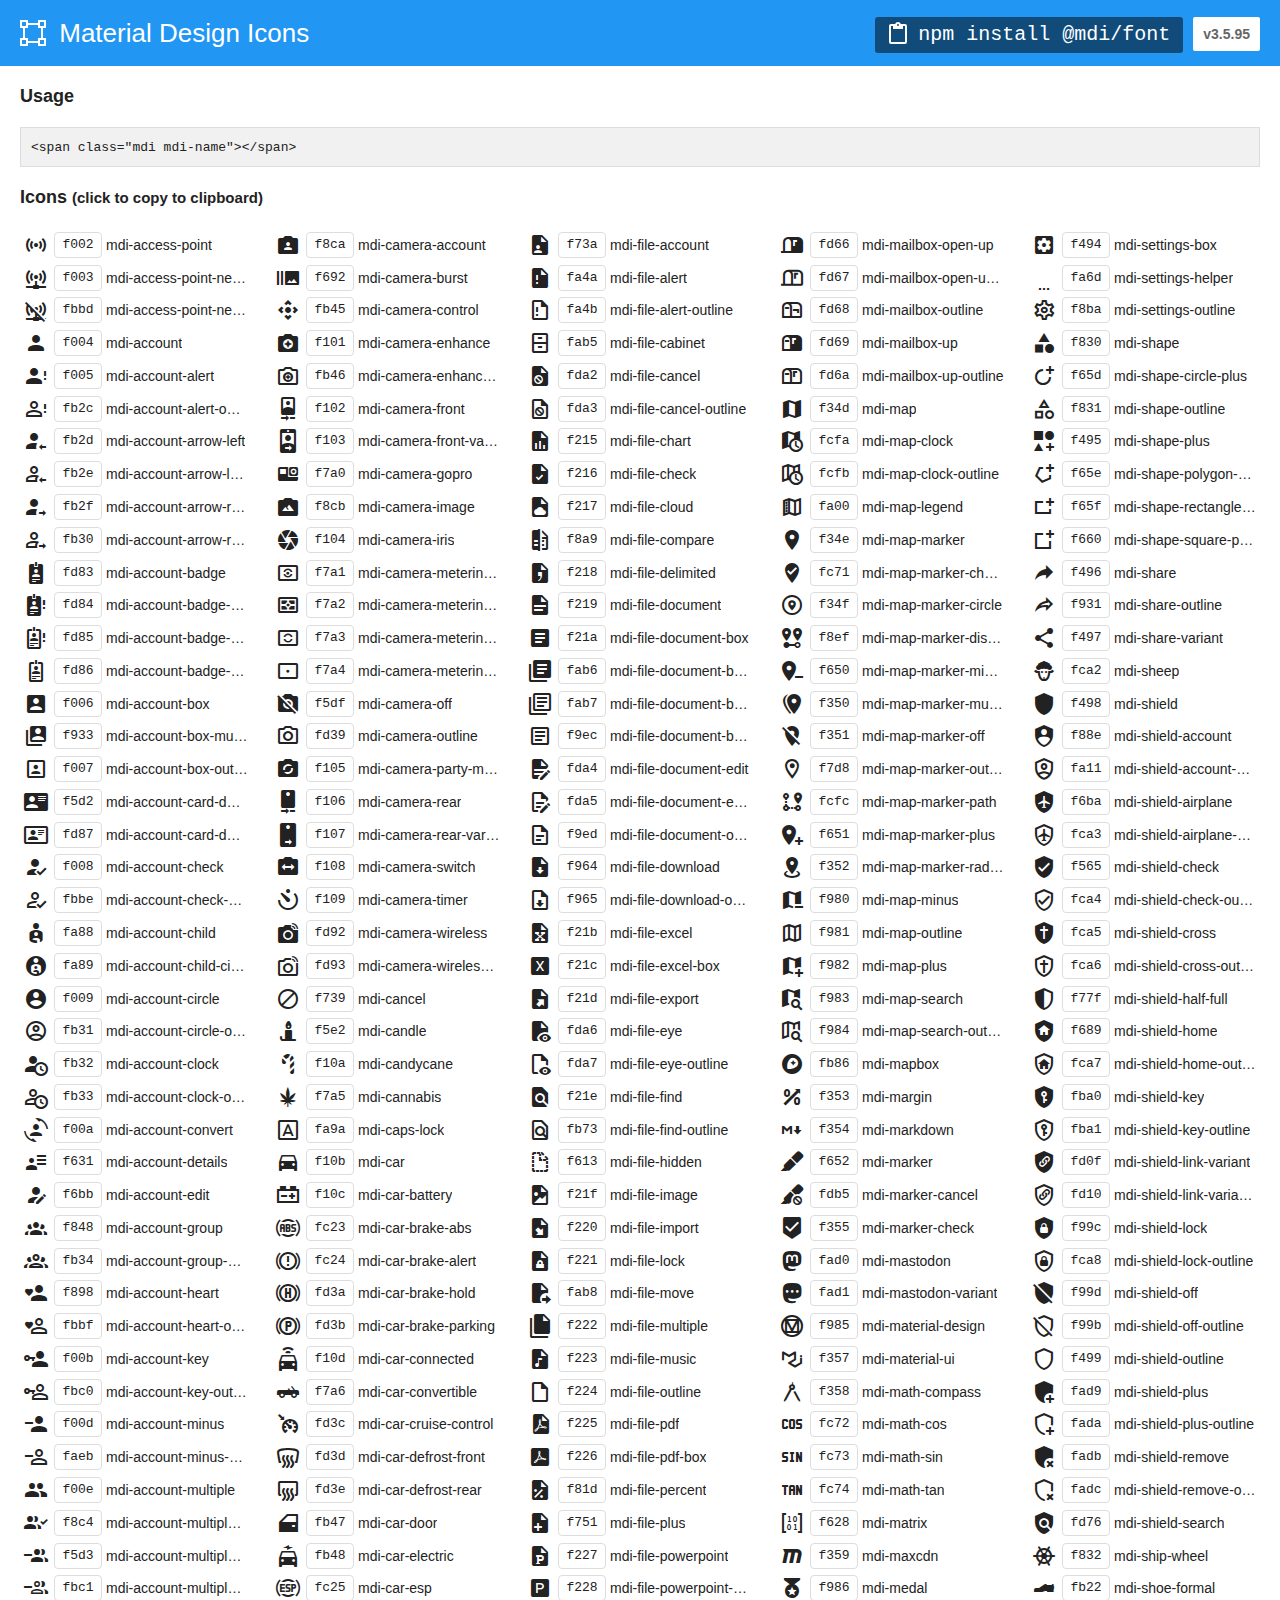
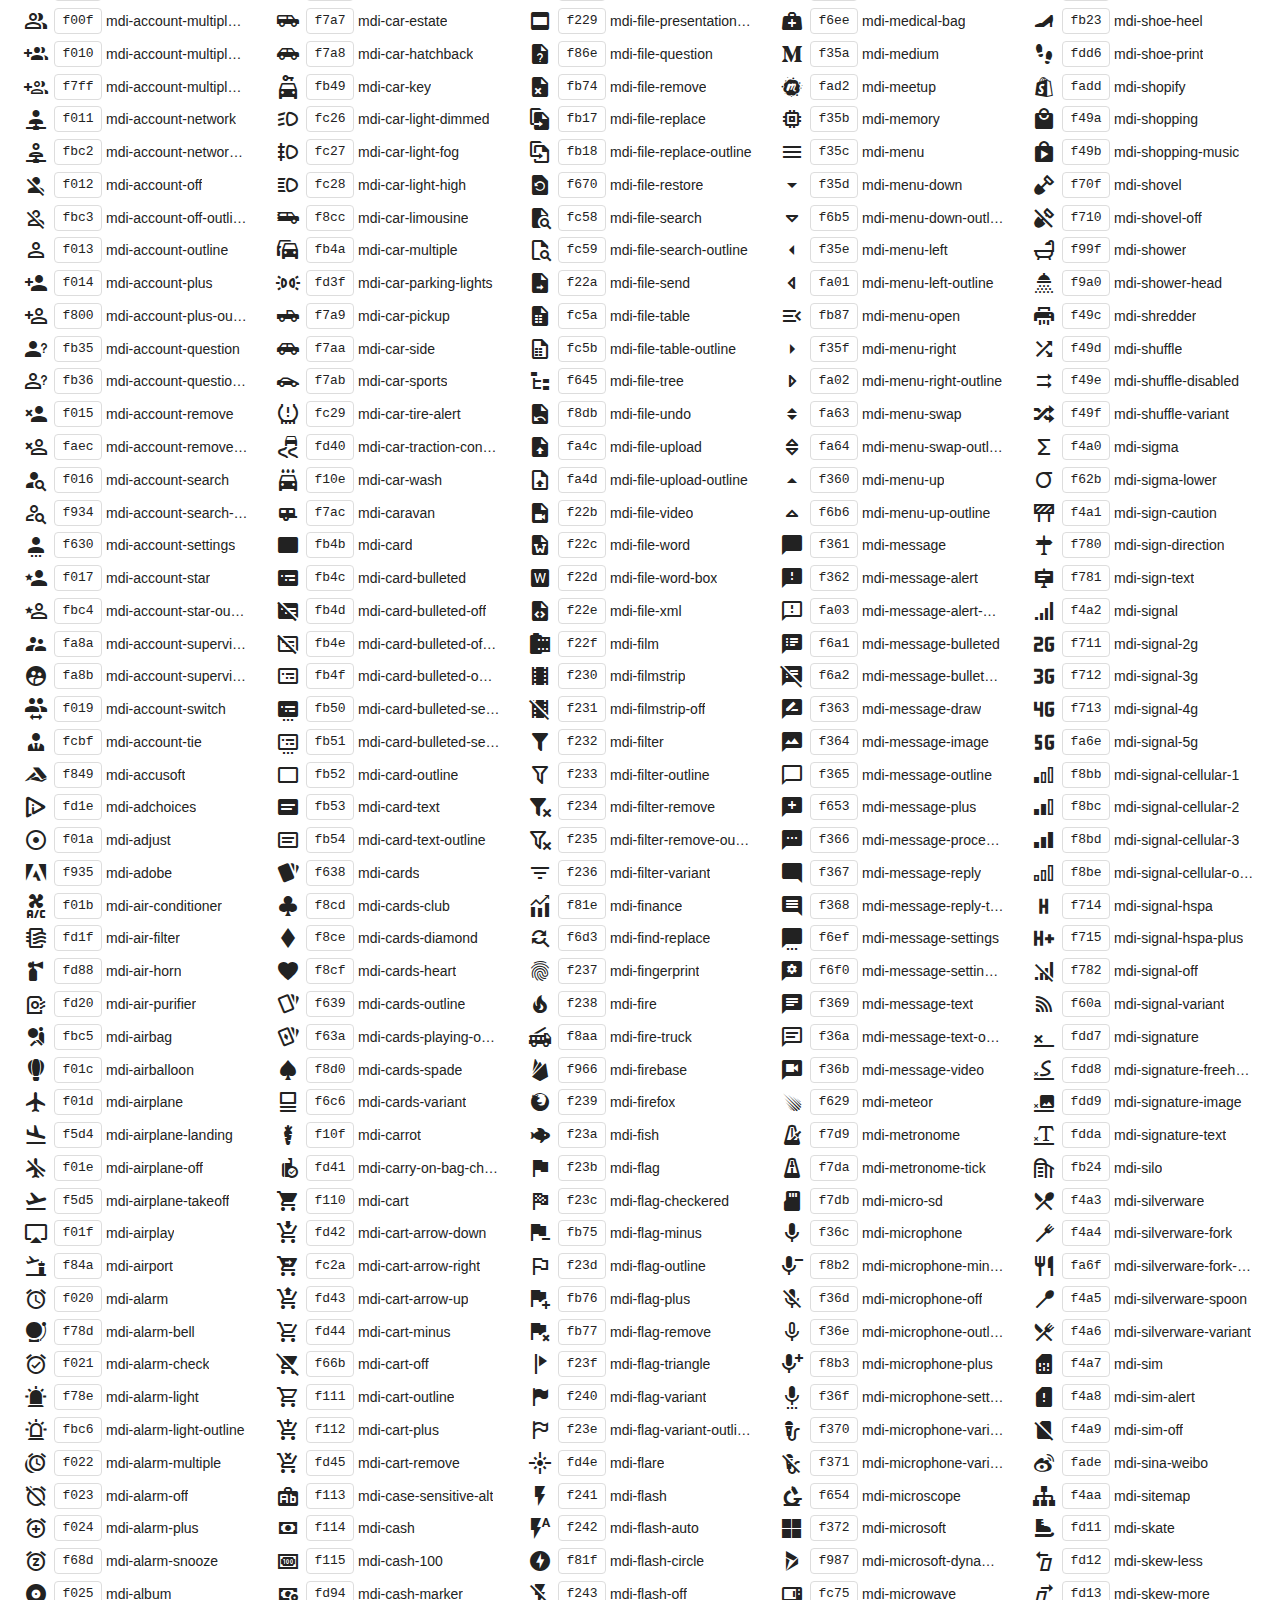
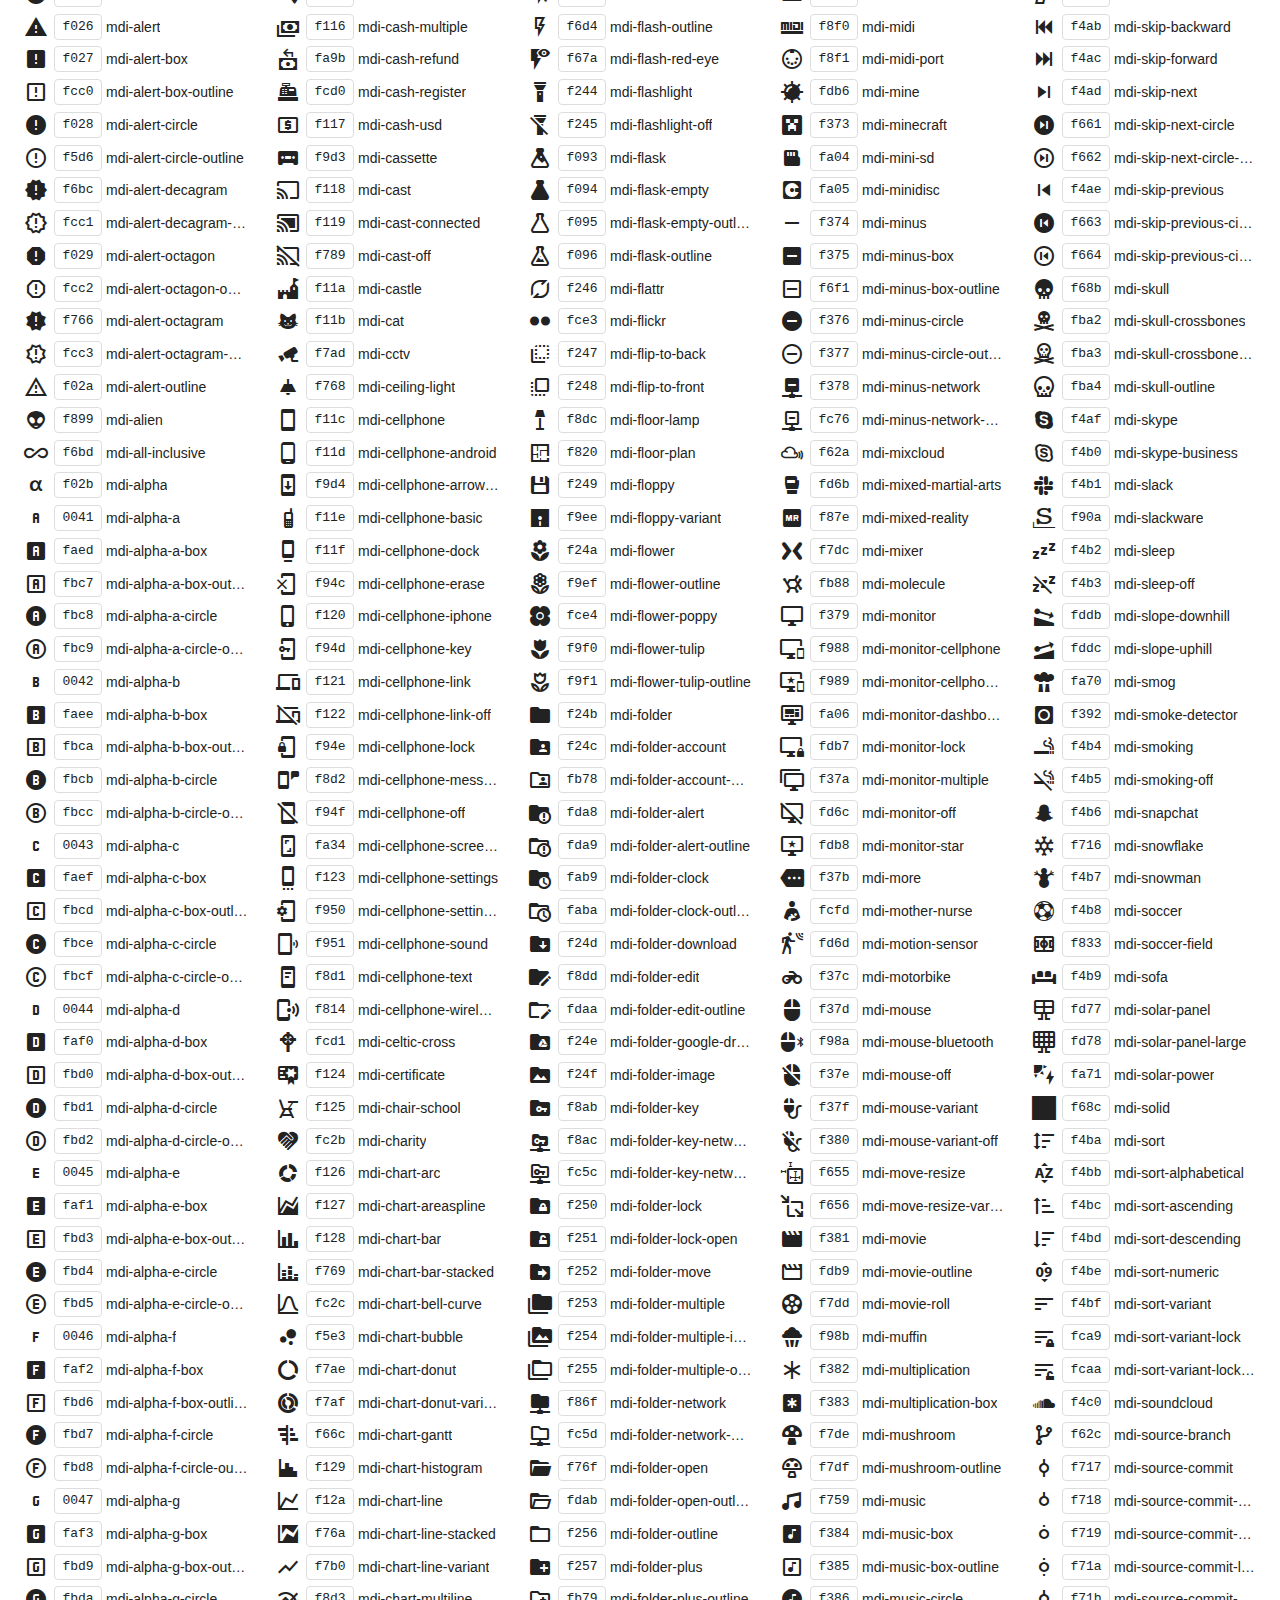
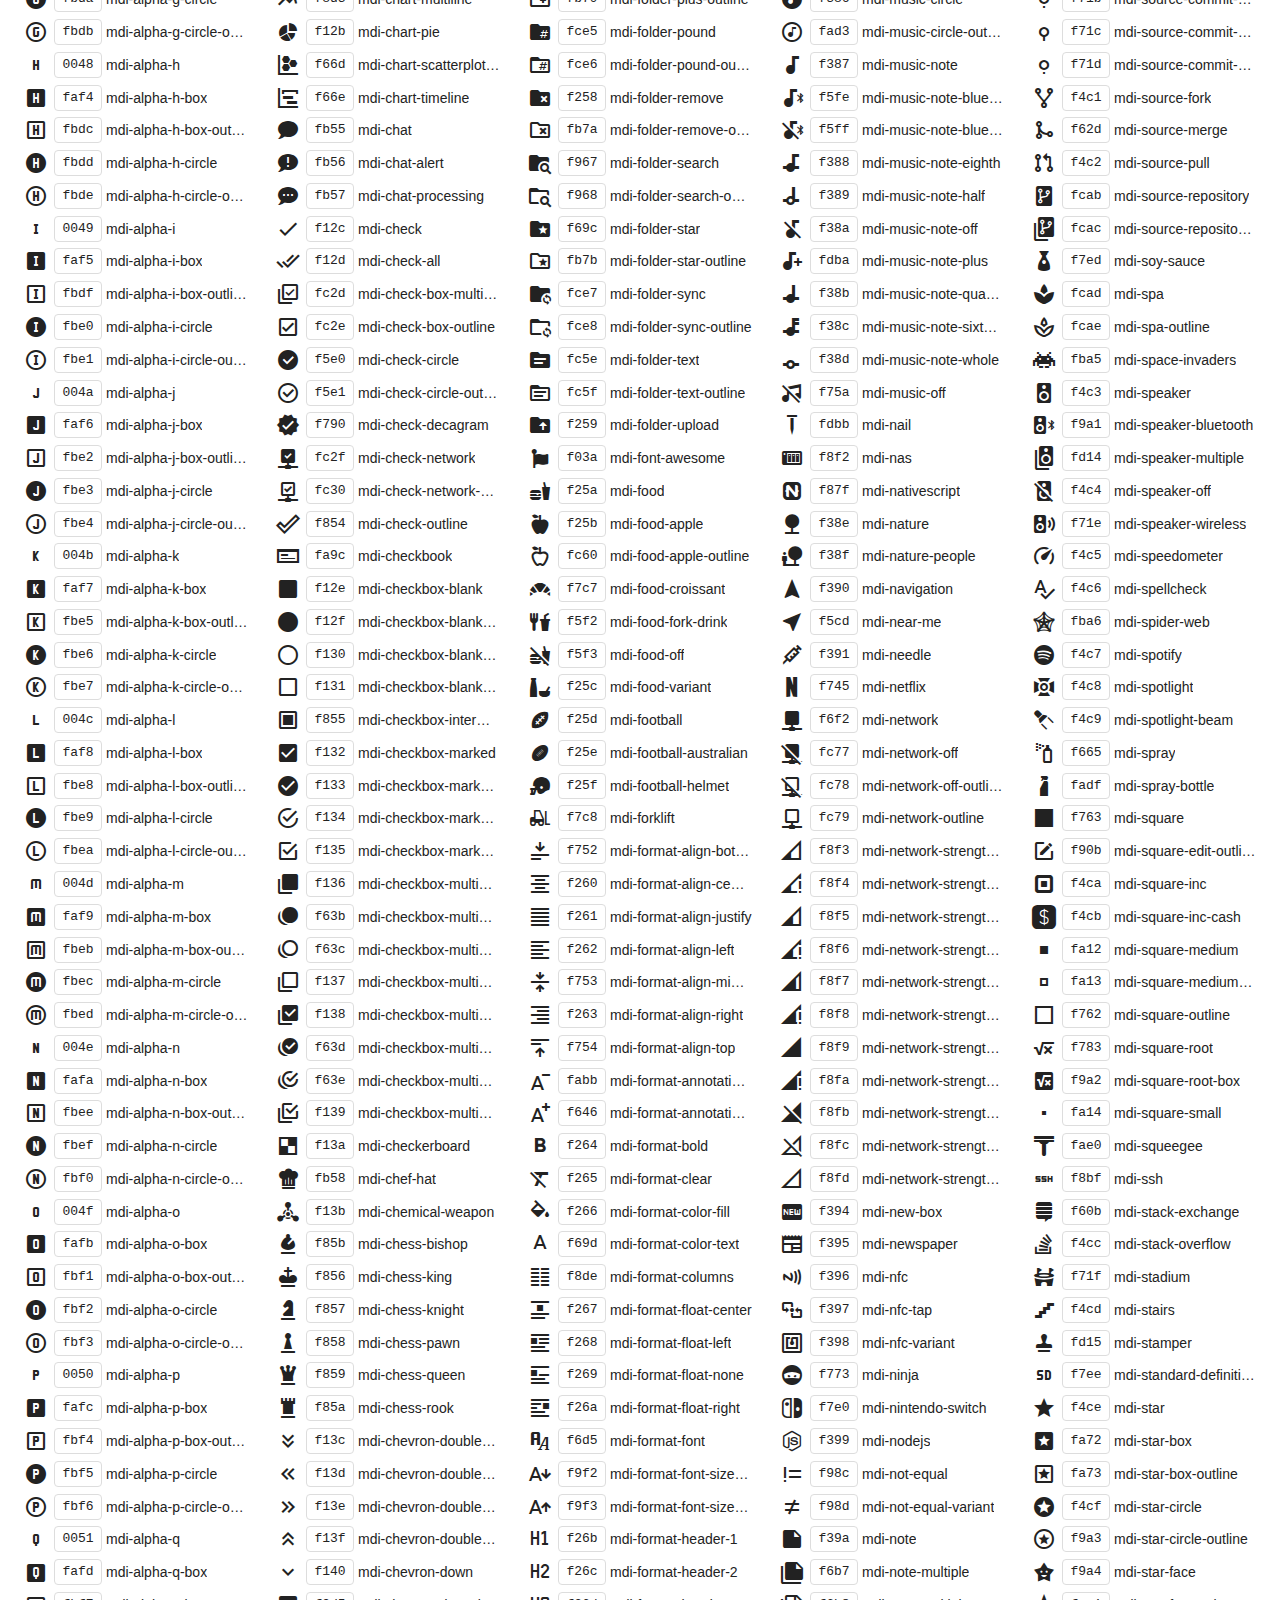
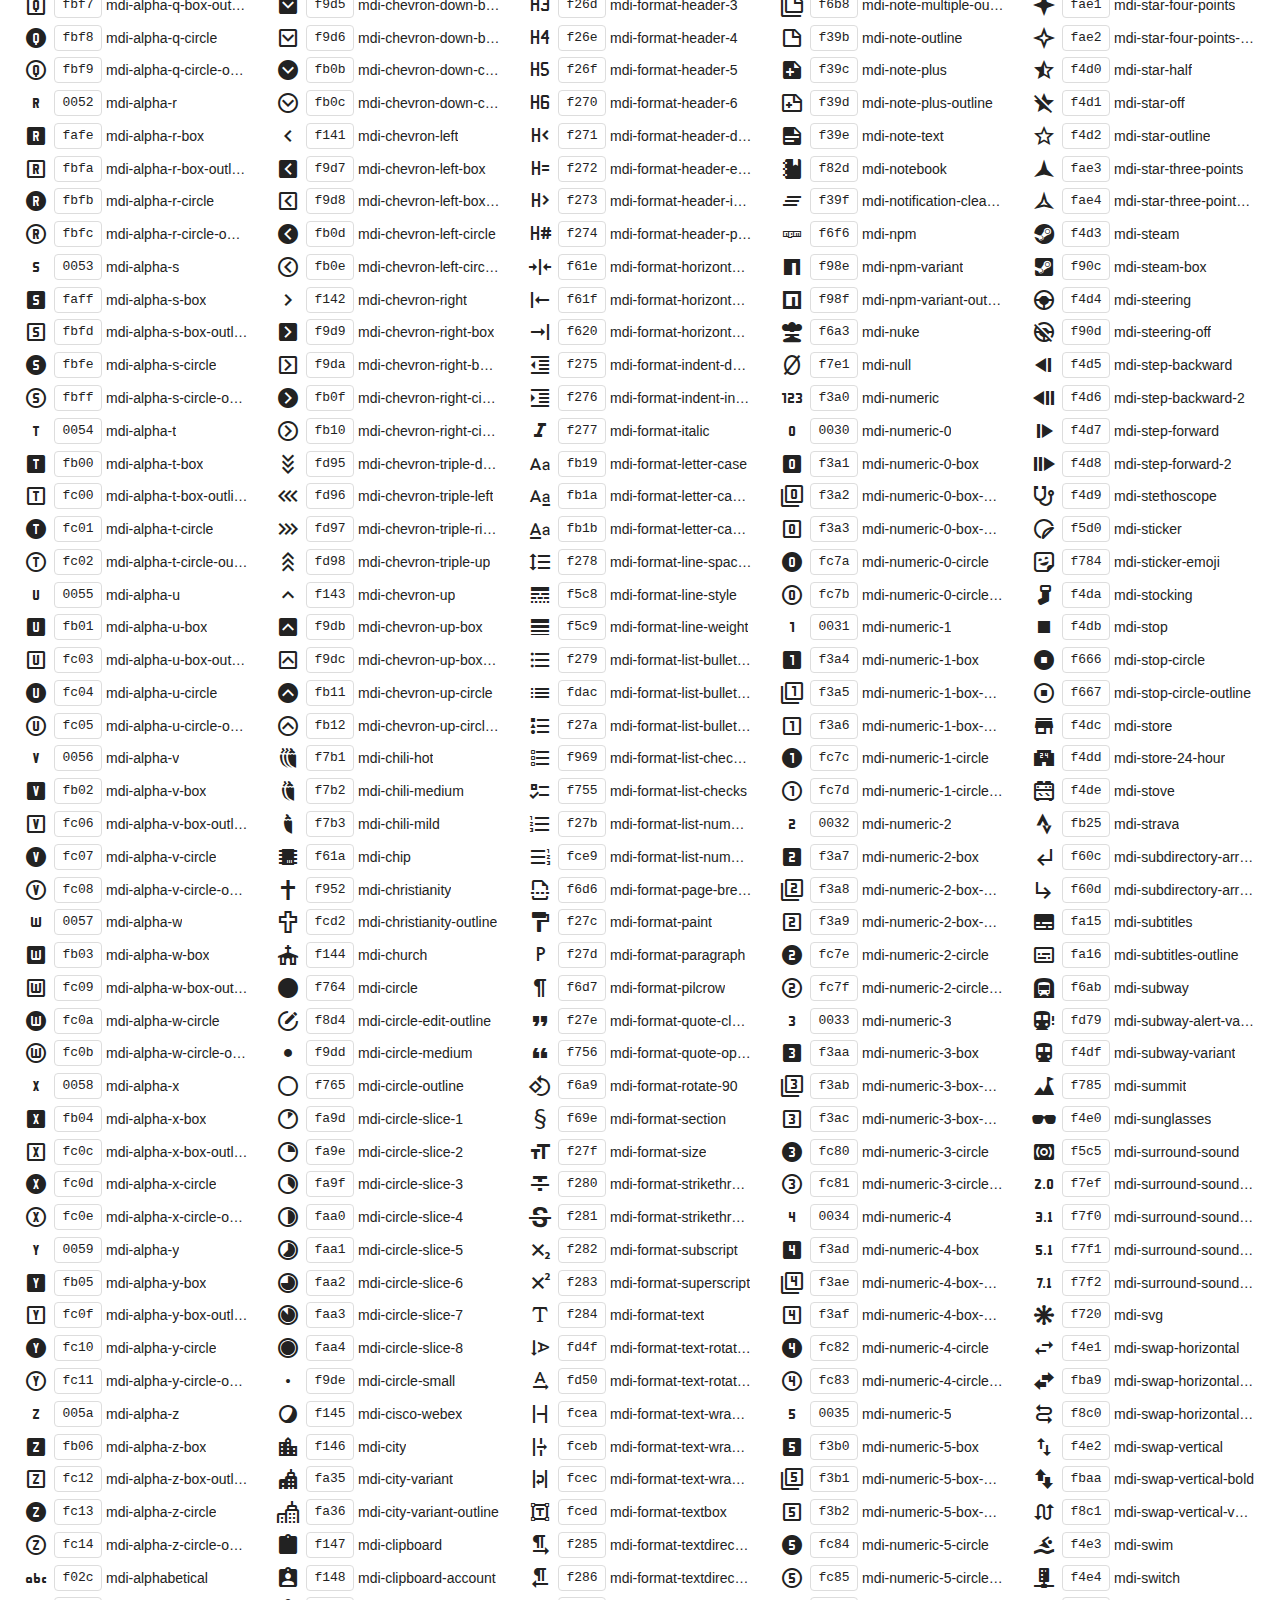
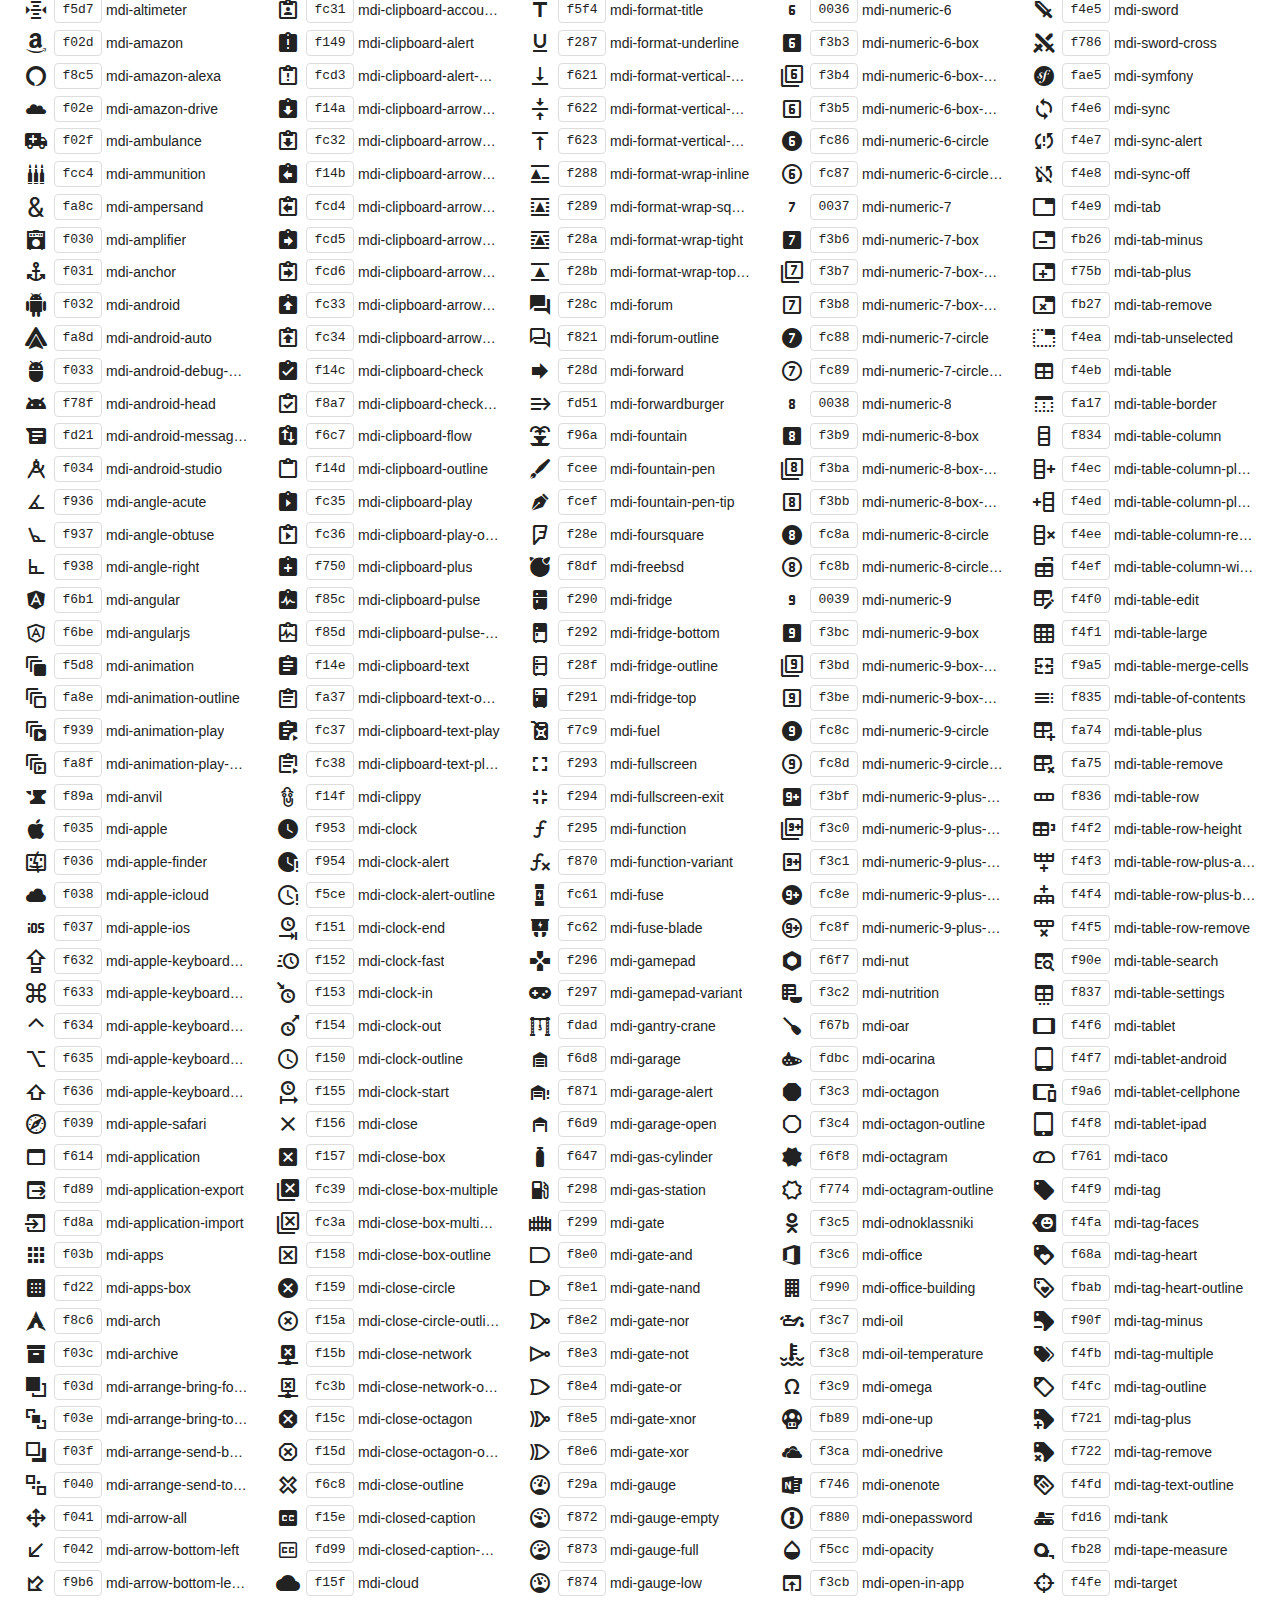
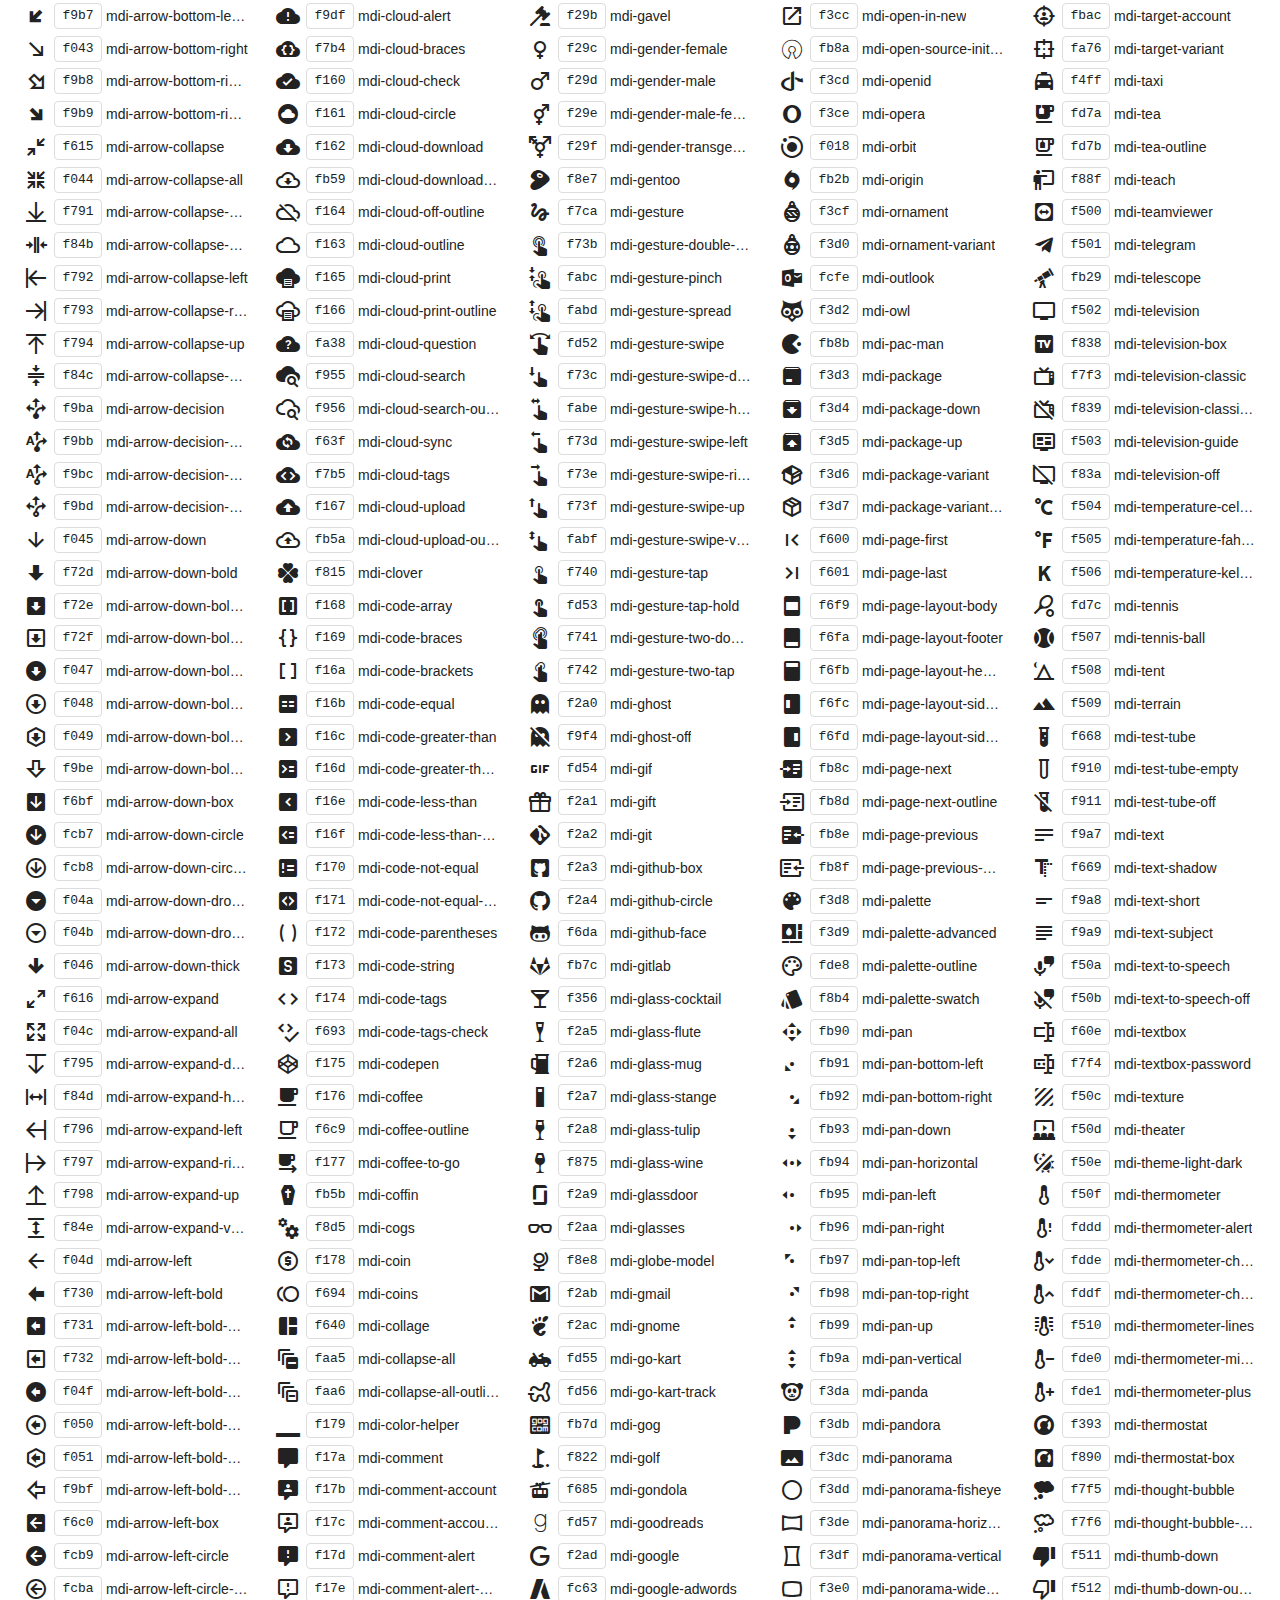
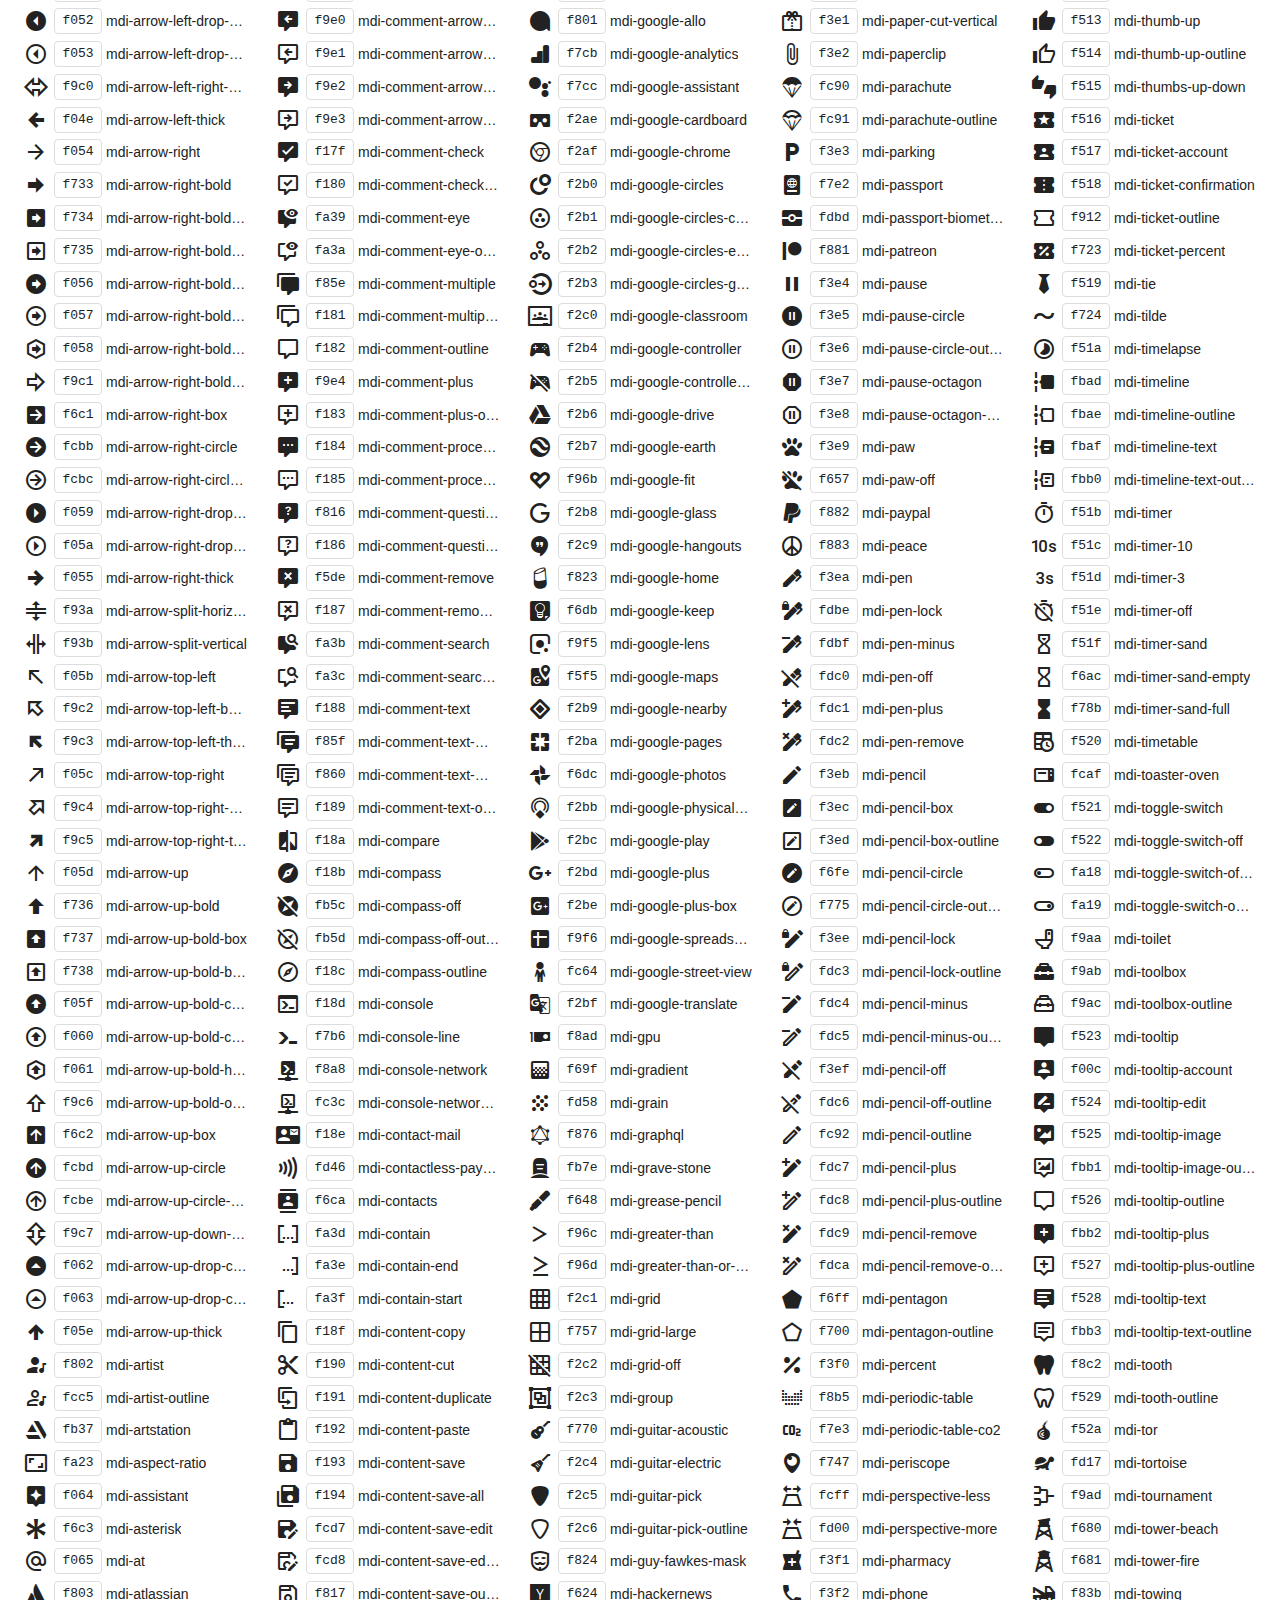
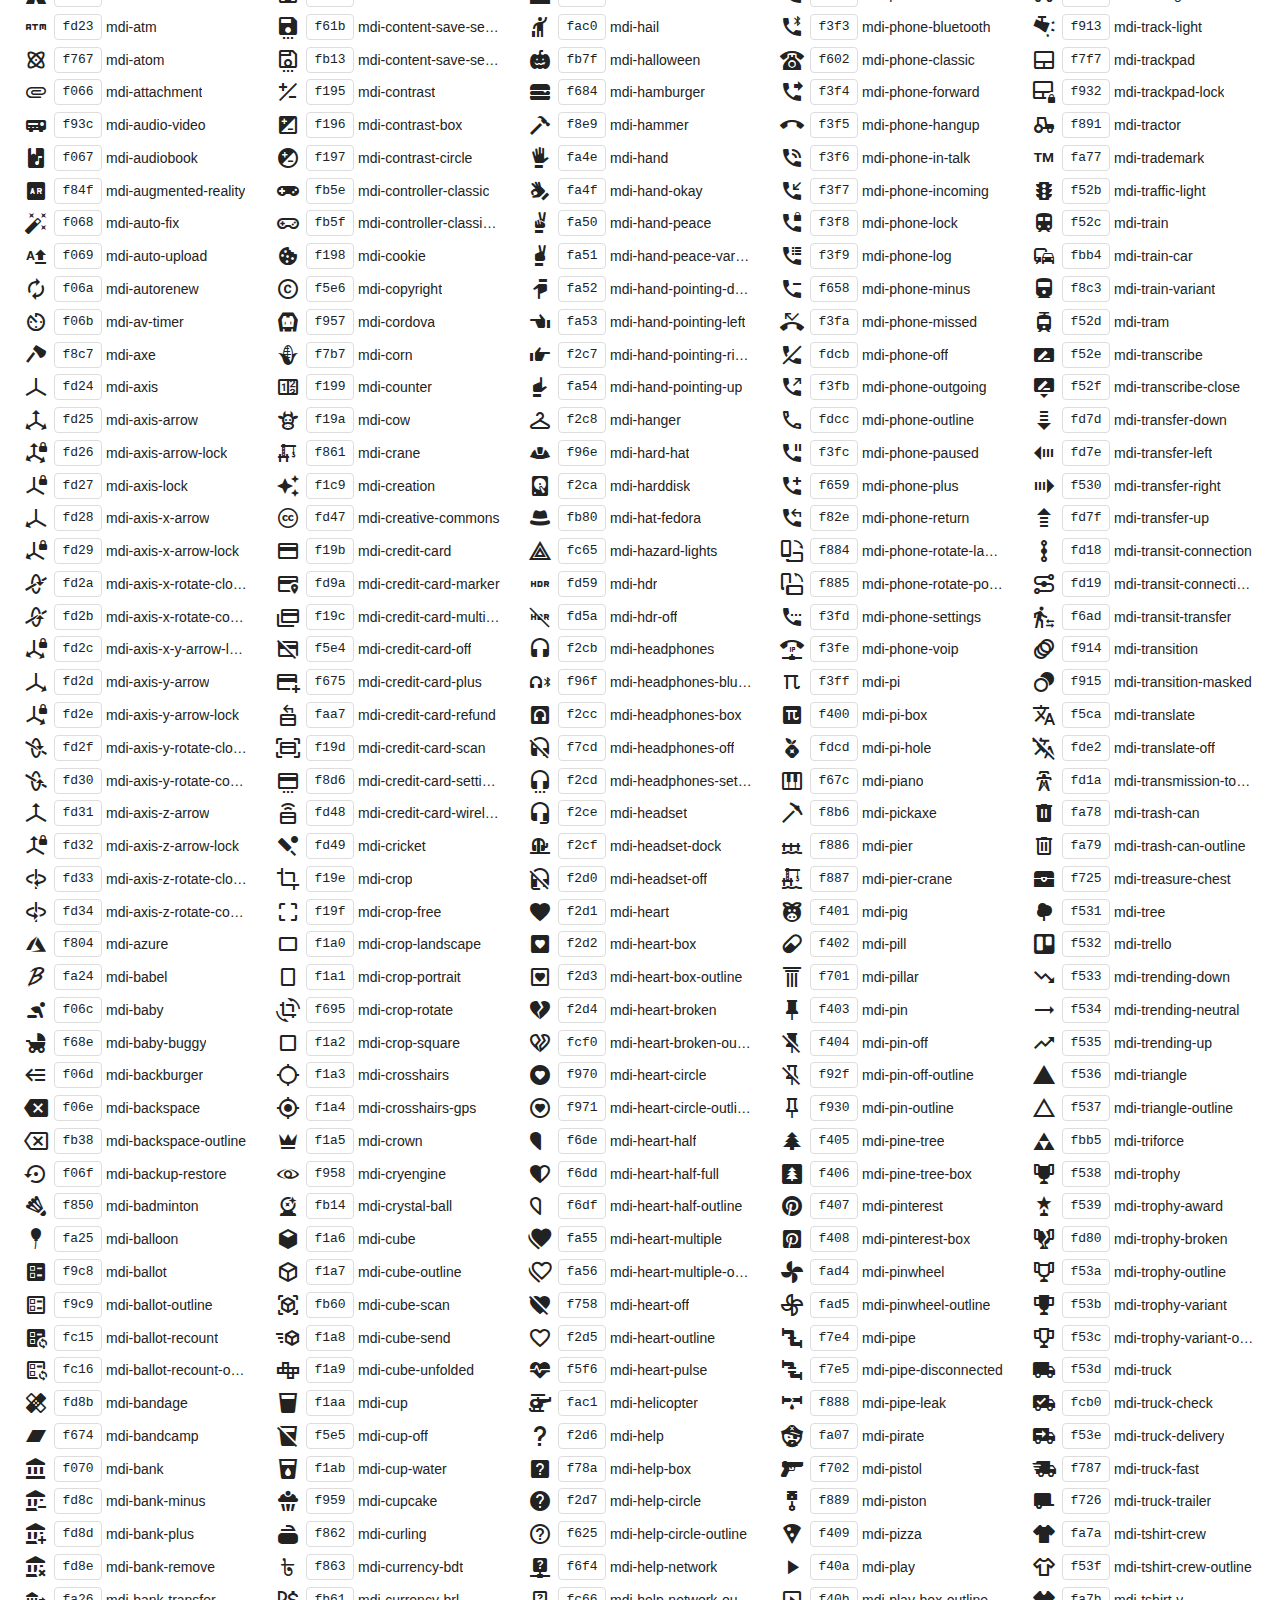
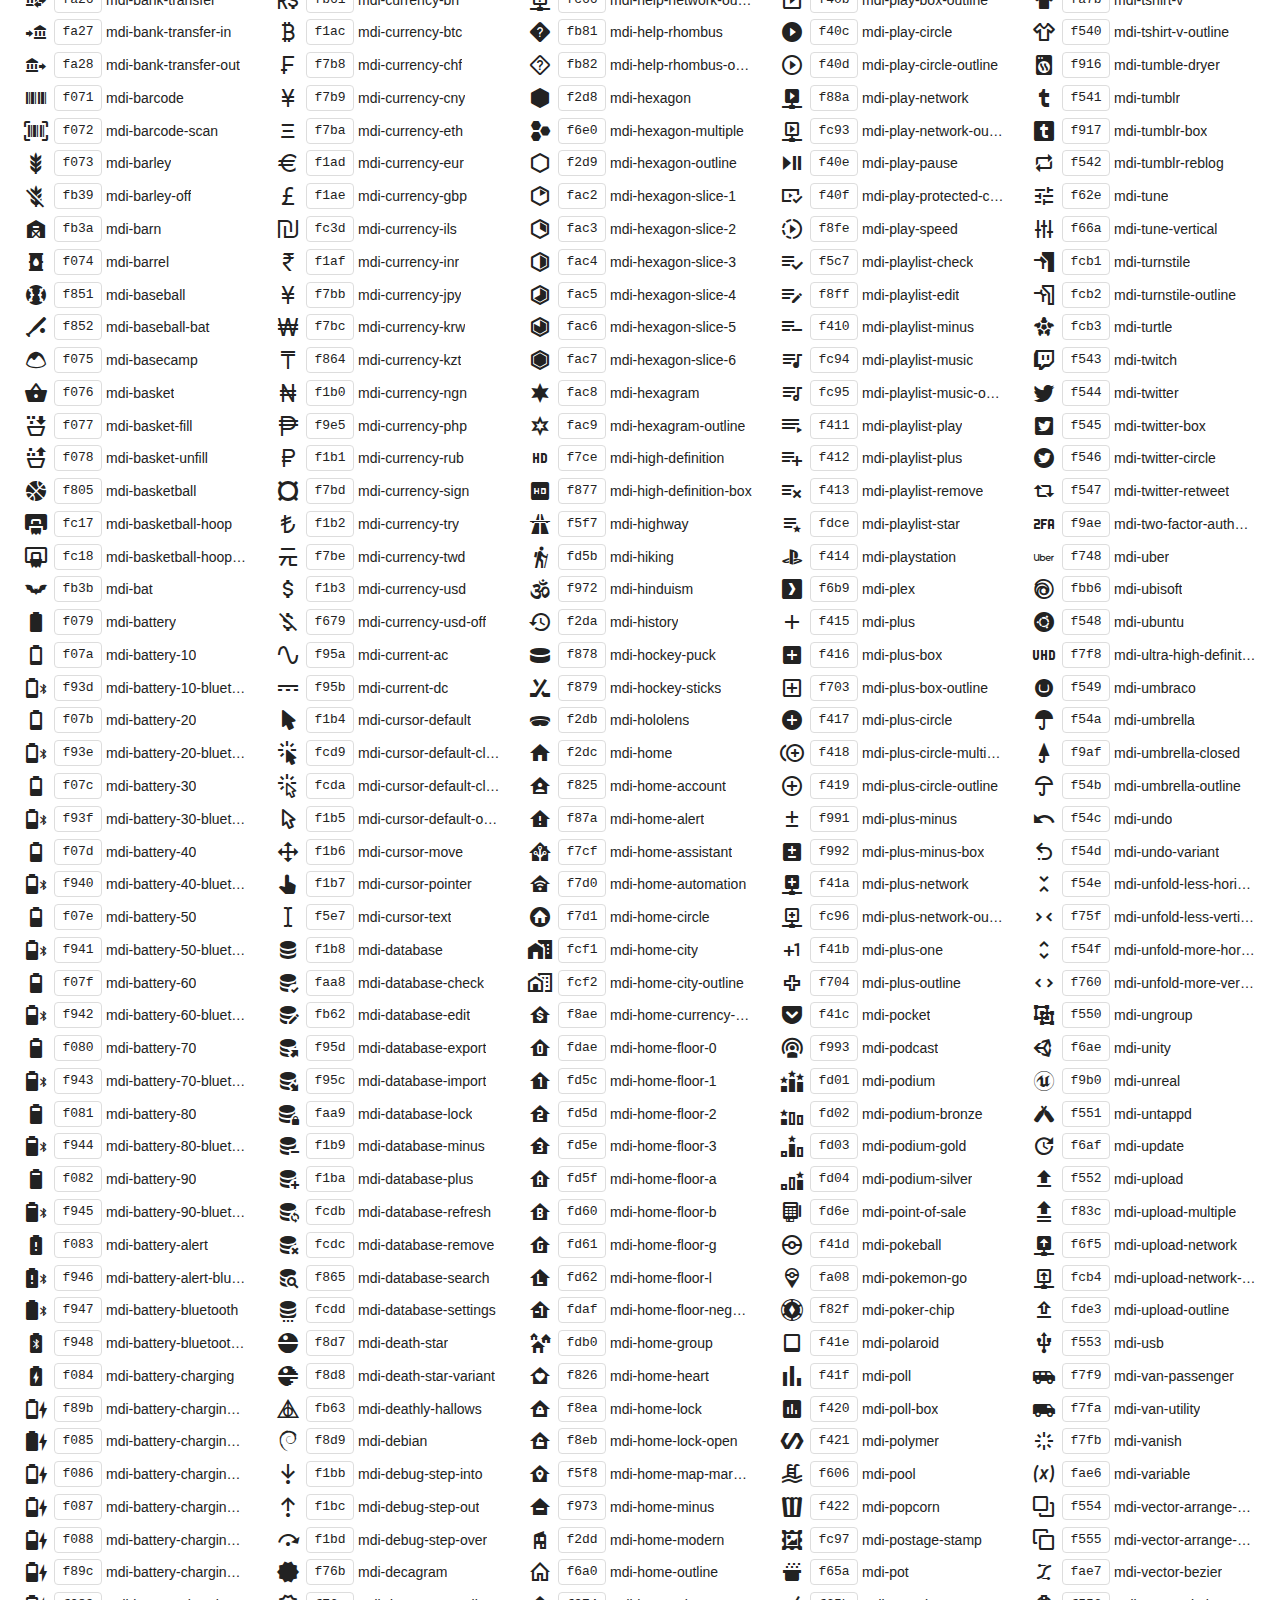
<file: src/assets/vendors/iconfonts/mdi/preview.html>
<!doctype html>
<html lang="en">
  <head>
    <meta charset="utf-8" />
    <meta name="google" content="notranslate">
    <title>Material Design Icons</title>
    <style>
      * {
        margin: 0;
        padding: 0;
      }

      body {
        margin: 0;
        padding: 0;
        background: #fff;
        color: #222;
      }

      h1,
      h2,
      h3,
      p,
      div,
      footer {
        font-family: "Helvetica Neue", Arial, sans-serif;
      }

      h1 {
        padding: 20px 20px 16px 20px;
        font-size: 26px;
        line-height: 26px;
        font-weight: normal;
        color: #FFF;
        background-color: #2196F3;
      }

      h1 svg {
        vertical-align: middle;
        width: 26px;
        height: 26px;
        margin: 0 6px 4px 0;
      }

      h1 svg path {
        fill: #FFF;
      }

      h1 .version {
        font-size: 14px;
        background: #FFF;
        padding: 4px 10px;
        float: right;
        border-radius: 2px;
        margin: -3px 0 0 0;
        color: #666;
        font-weight: bold;
      }

      h1 .version::before {
        content: 'v';
      }

      h1 code {
        font-size: 20px;
        background: rgba(0, 0, 0, 0.5);
        padding: 4px 12px;
        border-radius: 3px;
        float: right;
        margin: -3px 10px 0 0;
        border: 1px solid transparent;
        cursor: pointer;
      }

      h1 code:hover {
        border: 1px solid #FFF;
      }

      h1 code svg {
        width: 24px;
        height: 24px;
        margin: -1px -4px 0 -2px
      }

      h2 {
        font-size: 18px;
        padding: 20px;
      }

      h3 {
        font-size: 14px;
        padding: 10px 20px 0 20px;
        font-weight: bold;
      }

      p {
        padding: 10px 20px;
      }

      p code {
        display: inline-block;
        vertical-align: middle;
        background: #F1F1F1;
        padding: 3px 5px;
        border-radius: 3px;
        border: 1px solid #DDD;
      }

      p i.mdi {
        vertical-align: middle;
        border-radius: 4px;
        display: inline-block;
      }

      p i.mdi.dark-demo {
        background: #333;
      }

      p.note {
        color: #999;
        font-size: 14px;
        padding: 0 20px 5px 20px;
      }

      .icons {
        padding: 0 20px 10px 20px;
        -webkit-column-count: 5;
        -moz-column-count: 5;
        column-count: 5;
        -webkit-column-gap: 20px;
        -moz-column-gap: 20px;
        column-gap: 20px;
      }

      .icons div {
        line-height: 2em;
      }

      .icons div span {
        cursor: pointer;
        font-size: 14px;
        text-overflow: ellipsis;
        display: inline-block;
        max-width: calc(100% - 90px);
        overflow: hidden;
        vertical-align: middle;
        white-space: nowrap;
      }

      .icons div code:hover,
      .icons div span:hover,
      .icons div i:hover {
        color: #3c90be;
      }

      .icons div code:hover {
        border-color: #3c90be;
      }

      .icons div code {
        border: 1px solid #DDD;
        width: 46px;
        margin-left: 2px;
        margin-right: 4px;
        border-radius: 4px;
        display: inline-block;
        vertical-align: middle;
        text-align: center;
        line-height: 24px;
        cursor: pointer;
      }

      .icons div i {
        display: inline-block;
        width: 32px;
        height: 24px;
        text-align: center;
        vertical-align: middle;
        cursor: pointer;
        line-height: 24px;
      }

      .icons .mdi:before {
        font-size: 24px;
      }

      pre {
        margin: 0 20px;
        font-family: Consolas, monospace;
        padding: 10px;
        border: 1px solid #DDD;
        background: #F1F1F1;
      }

      div.copied {
        position: fixed;
        top: 100px;
        left: 50%;
        width: 200px;
        text-align: center;
        color: #3c763d;
        background-color: #dff0d8;
        border: 1px solid #d6e9c6;
        padding: 10px 15px;
        border-radius: 4px;
        margin-left: -100px;
        box-shadow: 0 0 10px rgba(0, 0, 0, 0.2);
      }

      footer {
        padding: 20px;
        color: #666;
        border-top: 1px solid #DDD;
        background: #F1F1F1;
      }

      footer a {
        color: #e91e63;
        text-decoration: none;
      }
    </style>
    <link href="css/materialdesignicons.min.css" media="all" rel="stylesheet" type="text/css" />
  </head>
  <body>
    <h1>
      <svg>
        <path d="M0,0H8V3H18V0H26V8H23V18H26V26H18V23H8V21H18V18H21V8H18V5H8V8H5V18H8V26H0V18H3V8H0V0M2,2V6H6V2H2M2,20V24H6V20H2M20,2V6H24V2H20M20,20V24H24V20H20Z"></path>
      </svg> Material Design Icons <span class="version">3.5.95</span>
      <code id="npm" title="Copy to Clipboard">
            <svg viewBox="0 0 24 24">
                <path d="M19,20H5V4H7V7H17V4H19M12,2A1,1 0 0,1 13,3A1,1 0 0,1 12,4A1,1 0 0,1 11,3A1,1 0 0,1 12,2M19,2H14.82C14.4,0.84 13.3,0 12,0C10.7,0 9.6,0.84 9.18,2H5A2,2 0 0,0 3,4V20A2,2 0 0,0 5,22H19A2,2 0 0,0 21,20V4A2,2 0 0,0 19,2Z" />
            </svg>
            npm install @mdi/font
        </code>
    </h1>
    <h2>Usage</h2>
    <pre><code>&lt;span class=&quot;mdi mdi-<span id="name">name</span>&quot;&gt;&lt;/span&gt;</code></pre>
    <h2>Icons <small>(click to copy to clipboard)</small></h2>
    <div class="icons" id="icons"></div>
    <h2>Extras</h2>
    <p>The helper CSS classes are listed below.</p>
    <h3>Size</h3>
    <p>
      <code>mdi-18px</code> <i class="mdi mdi-18px mdi-account"></i>
      <code>mdi-24px</code> <i class="mdi mdi-24px mdi-account"></i>
      <code>mdi-36px</code> <i class="mdi mdi-36px mdi-account"></i>
      <code>mdi-48px</code> <i class="mdi mdi-48px mdi-account"></i>
    </p>
    <h3>Rotate</h3>
    <p>
      <i class="mdi mdi-48px mdi-account"></i>
      <code>mdi-rotate-45</code> <i class="mdi mdi-48px mdi-rotate-45 mdi-account"></i>
      <code>mdi-rotate-90</code> <i class="mdi mdi-48px mdi-rotate-90 mdi-account"></i>
      <code>mdi-rotate-135</code> <i class="mdi mdi-48px mdi-rotate-135 mdi-account"></i>
      <code>mdi-rotate-180</code> <i class="mdi mdi-48px mdi-rotate-180 mdi-account"></i>
      <code>mdi-rotate-225</code> <i class="mdi mdi-48px mdi-rotate-225 mdi-account"></i>
      <code>mdi-rotate-270</code> <i class="mdi mdi-48px mdi-rotate-270 mdi-account"></i>
      <code>mdi-rotate-315</code> <i class="mdi mdi-48px mdi-rotate-315 mdi-account"></i>
    </p>
    <h3>Flip</h3>
    <p>
      <i class="mdi mdi-48px mdi-account-alert"></i>
      <code>mdi-flip-h</code> <i class="mdi mdi-48px mdi-flip-h mdi-account-alert"></i>
      <code>mdi-flip-v</code> <i class="mdi mdi-48px mdi-flip-v mdi-account-alert"></i>
    </p>
    <p class="note"><strong>Note:</strong> We do not include the ability to use <code>mdi-flip-*</code> and <code>mdi-rotate-*</code> at the same time.</p>
    <h3>Spin</h3>
    <p>
      <code>mdi-spin</code> <i class="mdi mdi-48px mdi-spin mdi-loading"></i>
      <code>mdi-spin</code> <i class="mdi mdi-48px mdi-spin mdi-star"></i>
    </p>
    <h3>Color</h3>
    <p style="padding-bottom:20px;">
      <code>mdi-light</code> <i class="mdi mdi-48px mdi-light mdi-account dark-demo"></i>
      <code>mdi-light mdi-inactive</code> <i class="mdi mdi-48px mdi-light mdi-inactive mdi-account dark-demo"></i>
      <code>mdi-dark</code> <i class="mdi mdi-48px mdi-dark mdi-account"></i>
      <code>mdi-dark mdi-inactive</code> <i class="mdi mdi-48px mdi-dark mdi-inactive mdi-account"></i>
    </p>
    <footer> Generated with <a href="https://github.com/sapegin/grunt-webfont">grunt-webfont</a> at <a href="http://materialdesignicons.com/">MaterialDesignIcons.com</a>. <a href="https://www.npmjs.com/org/mdi" target="_blank">NPM @mdi Organization</a>. </footer>
    <script type="text/javascript">
      (function()
      {
        var icons = [
        {
          "name": "access-point",
          "hex": "f002"
        },
        {
          "name": "access-point-network",
          "hex": "f003"
        },
        {
          "name": "access-point-network-off",
          "hex": "fbbd"
        },
        {
          "name": "account",
          "hex": "f004"
        },
        {
          "name": "account-alert",
          "hex": "f005"
        },
        {
          "name": "account-alert-outline",
          "hex": "fb2c"
        },
        {
          "name": "account-arrow-left",
          "hex": "fb2d"
        },
        {
          "name": "account-arrow-left-outline",
          "hex": "fb2e"
        },
        {
          "name": "account-arrow-right",
          "hex": "fb2f"
        },
        {
          "name": "account-arrow-right-outline",
          "hex": "fb30"
        },
        {
          "name": "account-badge",
          "hex": "fd83"
        },
        {
          "name": "account-badge-alert",
          "hex": "fd84"
        },
        {
          "name": "account-badge-alert-outline",
          "hex": "fd85"
        },
        {
          "name": "account-badge-outline",
          "hex": "fd86"
        },
        {
          "name": "account-box",
          "hex": "f006"
        },
        {
          "name": "account-box-multiple",
          "hex": "f933"
        },
        {
          "name": "account-box-outline",
          "hex": "f007"
        },
        {
          "name": "account-card-details",
          "hex": "f5d2"
        },
        {
          "name": "account-card-details-outline",
          "hex": "fd87"
        },
        {
          "name": "account-check",
          "hex": "f008"
        },
        {
          "name": "account-check-outline",
          "hex": "fbbe"
        },
        {
          "name": "account-child",
          "hex": "fa88"
        },
        {
          "name": "account-child-circle",
          "hex": "fa89"
        },
        {
          "name": "account-circle",
          "hex": "f009"
        },
        {
          "name": "account-circle-outline",
          "hex": "fb31"
        },
        {
          "name": "account-clock",
          "hex": "fb32"
        },
        {
          "name": "account-clock-outline",
          "hex": "fb33"
        },
        {
          "name": "account-convert",
          "hex": "f00a"
        },
        {
          "name": "account-details",
          "hex": "f631"
        },
        {
          "name": "account-edit",
          "hex": "f6bb"
        },
        {
          "name": "account-group",
          "hex": "f848"
        },
        {
          "name": "account-group-outline",
          "hex": "fb34"
        },
        {
          "name": "account-heart",
          "hex": "f898"
        },
        {
          "name": "account-heart-outline",
          "hex": "fbbf"
        },
        {
          "name": "account-key",
          "hex": "f00b"
        },
        {
          "name": "account-key-outline",
          "hex": "fbc0"
        },
        {
          "name": "account-minus",
          "hex": "f00d"
        },
        {
          "name": "account-minus-outline",
          "hex": "faeb"
        },
        {
          "name": "account-multiple",
          "hex": "f00e"
        },
        {
          "name": "account-multiple-check",
          "hex": "f8c4"
        },
        {
          "name": "account-multiple-minus",
          "hex": "f5d3"
        },
        {
          "name": "account-multiple-minus-outline",
          "hex": "fbc1"
        },
        {
          "name": "account-multiple-outline",
          "hex": "f00f"
        },
        {
          "name": "account-multiple-plus",
          "hex": "f010"
        },
        {
          "name": "account-multiple-plus-outline",
          "hex": "f7ff"
        },
        {
          "name": "account-network",
          "hex": "f011"
        },
        {
          "name": "account-network-outline",
          "hex": "fbc2"
        },
        {
          "name": "account-off",
          "hex": "f012"
        },
        {
          "name": "account-off-outline",
          "hex": "fbc3"
        },
        {
          "name": "account-outline",
          "hex": "f013"
        },
        {
          "name": "account-plus",
          "hex": "f014"
        },
        {
          "name": "account-plus-outline",
          "hex": "f800"
        },
        {
          "name": "account-question",
          "hex": "fb35"
        },
        {
          "name": "account-question-outline",
          "hex": "fb36"
        },
        {
          "name": "account-remove",
          "hex": "f015"
        },
        {
          "name": "account-remove-outline",
          "hex": "faec"
        },
        {
          "name": "account-search",
          "hex": "f016"
        },
        {
          "name": "account-search-outline",
          "hex": "f934"
        },
        {
          "name": "account-settings",
          "hex": "f630"
        },
        {
          "name": "account-star",
          "hex": "f017"
        },
        {
          "name": "account-star-outline",
          "hex": "fbc4"
        },
        {
          "name": "account-supervisor",
          "hex": "fa8a"
        },
        {
          "name": "account-supervisor-circle",
          "hex": "fa8b"
        },
        {
          "name": "account-switch",
          "hex": "f019"
        },
        {
          "name": "account-tie",
          "hex": "fcbf"
        },
        {
          "name": "accusoft",
          "hex": "f849"
        },
        {
          "name": "adchoices",
          "hex": "fd1e"
        },
        {
          "name": "adjust",
          "hex": "f01a"
        },
        {
          "name": "adobe",
          "hex": "f935"
        },
        {
          "name": "air-conditioner",
          "hex": "f01b"
        },
        {
          "name": "air-filter",
          "hex": "fd1f"
        },
        {
          "name": "air-horn",
          "hex": "fd88"
        },
        {
          "name": "air-purifier",
          "hex": "fd20"
        },
        {
          "name": "airbag",
          "hex": "fbc5"
        },
        {
          "name": "airballoon",
          "hex": "f01c"
        },
        {
          "name": "airplane",
          "hex": "f01d"
        },
        {
          "name": "airplane-landing",
          "hex": "f5d4"
        },
        {
          "name": "airplane-off",
          "hex": "f01e"
        },
        {
          "name": "airplane-takeoff",
          "hex": "f5d5"
        },
        {
          "name": "airplay",
          "hex": "f01f"
        },
        {
          "name": "airport",
          "hex": "f84a"
        },
        {
          "name": "alarm",
          "hex": "f020"
        },
        {
          "name": "alarm-bell",
          "hex": "f78d"
        },
        {
          "name": "alarm-check",
          "hex": "f021"
        },
        {
          "name": "alarm-light",
          "hex": "f78e"
        },
        {
          "name": "alarm-light-outline",
          "hex": "fbc6"
        },
        {
          "name": "alarm-multiple",
          "hex": "f022"
        },
        {
          "name": "alarm-off",
          "hex": "f023"
        },
        {
          "name": "alarm-plus",
          "hex": "f024"
        },
        {
          "name": "alarm-snooze",
          "hex": "f68d"
        },
        {
          "name": "album",
          "hex": "f025"
        },
        {
          "name": "alert",
          "hex": "f026"
        },
        {
          "name": "alert-box",
          "hex": "f027"
        },
        {
          "name": "alert-box-outline",
          "hex": "fcc0"
        },
        {
          "name": "alert-circle",
          "hex": "f028"
        },
        {
          "name": "alert-circle-outline",
          "hex": "f5d6"
        },
        {
          "name": "alert-decagram",
          "hex": "f6bc"
        },
        {
          "name": "alert-decagram-outline",
          "hex": "fcc1"
        },
        {
          "name": "alert-octagon",
          "hex": "f029"
        },
        {
          "name": "alert-octagon-outline",
          "hex": "fcc2"
        },
        {
          "name": "alert-octagram",
          "hex": "f766"
        },
        {
          "name": "alert-octagram-outline",
          "hex": "fcc3"
        },
        {
          "name": "alert-outline",
          "hex": "f02a"
        },
        {
          "name": "alien",
          "hex": "f899"
        },
        {
          "name": "all-inclusive",
          "hex": "f6bd"
        },
        {
          "name": "alpha",
          "hex": "f02b"
        },
        {
          "name": "alpha-a",
          "hex": "0041"
        },
        {
          "name": "alpha-a-box",
          "hex": "faed"
        },
        {
          "name": "alpha-a-box-outline",
          "hex": "fbc7"
        },
        {
          "name": "alpha-a-circle",
          "hex": "fbc8"
        },
        {
          "name": "alpha-a-circle-outline",
          "hex": "fbc9"
        },
        {
          "name": "alpha-b",
          "hex": "0042"
        },
        {
          "name": "alpha-b-box",
          "hex": "faee"
        },
        {
          "name": "alpha-b-box-outline",
          "hex": "fbca"
        },
        {
          "name": "alpha-b-circle",
          "hex": "fbcb"
        },
        {
          "name": "alpha-b-circle-outline",
          "hex": "fbcc"
        },
        {
          "name": "alpha-c",
          "hex": "0043"
        },
        {
          "name": "alpha-c-box",
          "hex": "faef"
        },
        {
          "name": "alpha-c-box-outline",
          "hex": "fbcd"
        },
        {
          "name": "alpha-c-circle",
          "hex": "fbce"
        },
        {
          "name": "alpha-c-circle-outline",
          "hex": "fbcf"
        },
        {
          "name": "alpha-d",
          "hex": "0044"
        },
        {
          "name": "alpha-d-box",
          "hex": "faf0"
        },
        {
          "name": "alpha-d-box-outline",
          "hex": "fbd0"
        },
        {
          "name": "alpha-d-circle",
          "hex": "fbd1"
        },
        {
          "name": "alpha-d-circle-outline",
          "hex": "fbd2"
        },
        {
          "name": "alpha-e",
          "hex": "0045"
        },
        {
          "name": "alpha-e-box",
          "hex": "faf1"
        },
        {
          "name": "alpha-e-box-outline",
          "hex": "fbd3"
        },
        {
          "name": "alpha-e-circle",
          "hex": "fbd4"
        },
        {
          "name": "alpha-e-circle-outline",
          "hex": "fbd5"
        },
        {
          "name": "alpha-f",
          "hex": "0046"
        },
        {
          "name": "alpha-f-box",
          "hex": "faf2"
        },
        {
          "name": "alpha-f-box-outline",
          "hex": "fbd6"
        },
        {
          "name": "alpha-f-circle",
          "hex": "fbd7"
        },
        {
          "name": "alpha-f-circle-outline",
          "hex": "fbd8"
        },
        {
          "name": "alpha-g",
          "hex": "0047"
        },
        {
          "name": "alpha-g-box",
          "hex": "faf3"
        },
        {
          "name": "alpha-g-box-outline",
          "hex": "fbd9"
        },
        {
          "name": "alpha-g-circle",
          "hex": "fbda"
        },
        {
          "name": "alpha-g-circle-outline",
          "hex": "fbdb"
        },
        {
          "name": "alpha-h",
          "hex": "0048"
        },
        {
          "name": "alpha-h-box",
          "hex": "faf4"
        },
        {
          "name": "alpha-h-box-outline",
          "hex": "fbdc"
        },
        {
          "name": "alpha-h-circle",
          "hex": "fbdd"
        },
        {
          "name": "alpha-h-circle-outline",
          "hex": "fbde"
        },
        {
          "name": "alpha-i",
          "hex": "0049"
        },
        {
          "name": "alpha-i-box",
          "hex": "faf5"
        },
        {
          "name": "alpha-i-box-outline",
          "hex": "fbdf"
        },
        {
          "name": "alpha-i-circle",
          "hex": "fbe0"
        },
        {
          "name": "alpha-i-circle-outline",
          "hex": "fbe1"
        },
        {
          "name": "alpha-j",
          "hex": "004a"
        },
        {
          "name": "alpha-j-box",
          "hex": "faf6"
        },
        {
          "name": "alpha-j-box-outline",
          "hex": "fbe2"
        },
        {
          "name": "alpha-j-circle",
          "hex": "fbe3"
        },
        {
          "name": "alpha-j-circle-outline",
          "hex": "fbe4"
        },
        {
          "name": "alpha-k",
          "hex": "004b"
        },
        {
          "name": "alpha-k-box",
          "hex": "faf7"
        },
        {
          "name": "alpha-k-box-outline",
          "hex": "fbe5"
        },
        {
          "name": "alpha-k-circle",
          "hex": "fbe6"
        },
        {
          "name": "alpha-k-circle-outline",
          "hex": "fbe7"
        },
        {
          "name": "alpha-l",
          "hex": "004c"
        },
        {
          "name": "alpha-l-box",
          "hex": "faf8"
        },
        {
          "name": "alpha-l-box-outline",
          "hex": "fbe8"
        },
        {
          "name": "alpha-l-circle",
          "hex": "fbe9"
        },
        {
          "name": "alpha-l-circle-outline",
          "hex": "fbea"
        },
        {
          "name": "alpha-m",
          "hex": "004d"
        },
        {
          "name": "alpha-m-box",
          "hex": "faf9"
        },
        {
          "name": "alpha-m-box-outline",
          "hex": "fbeb"
        },
        {
          "name": "alpha-m-circle",
          "hex": "fbec"
        },
        {
          "name": "alpha-m-circle-outline",
          "hex": "fbed"
        },
        {
          "name": "alpha-n",
          "hex": "004e"
        },
        {
          "name": "alpha-n-box",
          "hex": "fafa"
        },
        {
          "name": "alpha-n-box-outline",
          "hex": "fbee"
        },
        {
          "name": "alpha-n-circle",
          "hex": "fbef"
        },
        {
          "name": "alpha-n-circle-outline",
          "hex": "fbf0"
        },
        {
          "name": "alpha-o",
          "hex": "004f"
        },
        {
          "name": "alpha-o-box",
          "hex": "fafb"
        },
        {
          "name": "alpha-o-box-outline",
          "hex": "fbf1"
        },
        {
          "name": "alpha-o-circle",
          "hex": "fbf2"
        },
        {
          "name": "alpha-o-circle-outline",
          "hex": "fbf3"
        },
        {
          "name": "alpha-p",
          "hex": "0050"
        },
        {
          "name": "alpha-p-box",
          "hex": "fafc"
        },
        {
          "name": "alpha-p-box-outline",
          "hex": "fbf4"
        },
        {
          "name": "alpha-p-circle",
          "hex": "fbf5"
        },
        {
          "name": "alpha-p-circle-outline",
          "hex": "fbf6"
        },
        {
          "name": "alpha-q",
          "hex": "0051"
        },
        {
          "name": "alpha-q-box",
          "hex": "fafd"
        },
        {
          "name": "alpha-q-box-outline",
          "hex": "fbf7"
        },
        {
          "name": "alpha-q-circle",
          "hex": "fbf8"
        },
        {
          "name": "alpha-q-circle-outline",
          "hex": "fbf9"
        },
        {
          "name": "alpha-r",
          "hex": "0052"
        },
        {
          "name": "alpha-r-box",
          "hex": "fafe"
        },
        {
          "name": "alpha-r-box-outline",
          "hex": "fbfa"
        },
        {
          "name": "alpha-r-circle",
          "hex": "fbfb"
        },
        {
          "name": "alpha-r-circle-outline",
          "hex": "fbfc"
        },
        {
          "name": "alpha-s",
          "hex": "0053"
        },
        {
          "name": "alpha-s-box",
          "hex": "faff"
        },
        {
          "name": "alpha-s-box-outline",
          "hex": "fbfd"
        },
        {
          "name": "alpha-s-circle",
          "hex": "fbfe"
        },
        {
          "name": "alpha-s-circle-outline",
          "hex": "fbff"
        },
        {
          "name": "alpha-t",
          "hex": "0054"
        },
        {
          "name": "alpha-t-box",
          "hex": "fb00"
        },
        {
          "name": "alpha-t-box-outline",
          "hex": "fc00"
        },
        {
          "name": "alpha-t-circle",
          "hex": "fc01"
        },
        {
          "name": "alpha-t-circle-outline",
          "hex": "fc02"
        },
        {
          "name": "alpha-u",
          "hex": "0055"
        },
        {
          "name": "alpha-u-box",
          "hex": "fb01"
        },
        {
          "name": "alpha-u-box-outline",
          "hex": "fc03"
        },
        {
          "name": "alpha-u-circle",
          "hex": "fc04"
        },
        {
          "name": "alpha-u-circle-outline",
          "hex": "fc05"
        },
        {
          "name": "alpha-v",
          "hex": "0056"
        },
        {
          "name": "alpha-v-box",
          "hex": "fb02"
        },
        {
          "name": "alpha-v-box-outline",
          "hex": "fc06"
        },
        {
          "name": "alpha-v-circle",
          "hex": "fc07"
        },
        {
          "name": "alpha-v-circle-outline",
          "hex": "fc08"
        },
        {
          "name": "alpha-w",
          "hex": "0057"
        },
        {
          "name": "alpha-w-box",
          "hex": "fb03"
        },
        {
          "name": "alpha-w-box-outline",
          "hex": "fc09"
        },
        {
          "name": "alpha-w-circle",
          "hex": "fc0a"
        },
        {
          "name": "alpha-w-circle-outline",
          "hex": "fc0b"
        },
        {
          "name": "alpha-x",
          "hex": "0058"
        },
        {
          "name": "alpha-x-box",
          "hex": "fb04"
        },
        {
          "name": "alpha-x-box-outline",
          "hex": "fc0c"
        },
        {
          "name": "alpha-x-circle",
          "hex": "fc0d"
        },
        {
          "name": "alpha-x-circle-outline",
          "hex": "fc0e"
        },
        {
          "name": "alpha-y",
          "hex": "0059"
        },
        {
          "name": "alpha-y-box",
          "hex": "fb05"
        },
        {
          "name": "alpha-y-box-outline",
          "hex": "fc0f"
        },
        {
          "name": "alpha-y-circle",
          "hex": "fc10"
        },
        {
          "name": "alpha-y-circle-outline",
          "hex": "fc11"
        },
        {
          "name": "alpha-z",
          "hex": "005a"
        },
        {
          "name": "alpha-z-box",
          "hex": "fb06"
        },
        {
          "name": "alpha-z-box-outline",
          "hex": "fc12"
        },
        {
          "name": "alpha-z-circle",
          "hex": "fc13"
        },
        {
          "name": "alpha-z-circle-outline",
          "hex": "fc14"
        },
        {
          "name": "alphabetical",
          "hex": "f02c"
        },
        {
          "name": "altimeter",
          "hex": "f5d7"
        },
        {
          "name": "amazon",
          "hex": "f02d"
        },
        {
          "name": "amazon-alexa",
          "hex": "f8c5"
        },
        {
          "name": "amazon-drive",
          "hex": "f02e"
        },
        {
          "name": "ambulance",
          "hex": "f02f"
        },
        {
          "name": "ammunition",
          "hex": "fcc4"
        },
        {
          "name": "ampersand",
          "hex": "fa8c"
        },
        {
          "name": "amplifier",
          "hex": "f030"
        },
        {
          "name": "anchor",
          "hex": "f031"
        },
        {
          "name": "android",
          "hex": "f032"
        },
        {
          "name": "android-auto",
          "hex": "fa8d"
        },
        {
          "name": "android-debug-bridge",
          "hex": "f033"
        },
        {
          "name": "android-head",
          "hex": "f78f"
        },
        {
          "name": "android-messages",
          "hex": "fd21"
        },
        {
          "name": "android-studio",
          "hex": "f034"
        },
        {
          "name": "angle-acute",
          "hex": "f936"
        },
        {
          "name": "angle-obtuse",
          "hex": "f937"
        },
        {
          "name": "angle-right",
          "hex": "f938"
        },
        {
          "name": "angular",
          "hex": "f6b1"
        },
        {
          "name": "angularjs",
          "hex": "f6be"
        },
        {
          "name": "animation",
          "hex": "f5d8"
        },
        {
          "name": "animation-outline",
          "hex": "fa8e"
        },
        {
          "name": "animation-play",
          "hex": "f939"
        },
        {
          "name": "animation-play-outline",
          "hex": "fa8f"
        },
        {
          "name": "anvil",
          "hex": "f89a"
        },
        {
          "name": "apple",
          "hex": "f035"
        },
        {
          "name": "apple-finder",
          "hex": "f036"
        },
        {
          "name": "apple-icloud",
          "hex": "f038"
        },
        {
          "name": "apple-ios",
          "hex": "f037"
        },
        {
          "name": "apple-keyboard-caps",
          "hex": "f632"
        },
        {
          "name": "apple-keyboard-command",
          "hex": "f633"
        },
        {
          "name": "apple-keyboard-control",
          "hex": "f634"
        },
        {
          "name": "apple-keyboard-option",
          "hex": "f635"
        },
        {
          "name": "apple-keyboard-shift",
          "hex": "f636"
        },
        {
          "name": "apple-safari",
          "hex": "f039"
        },
        {
          "name": "application",
          "hex": "f614"
        },
        {
          "name": "application-export",
          "hex": "fd89"
        },
        {
          "name": "application-import",
          "hex": "fd8a"
        },
        {
          "name": "apps",
          "hex": "f03b"
        },
        {
          "name": "apps-box",
          "hex": "fd22"
        },
        {
          "name": "arch",
          "hex": "f8c6"
        },
        {
          "name": "archive",
          "hex": "f03c"
        },
        {
          "name": "arrange-bring-forward",
          "hex": "f03d"
        },
        {
          "name": "arrange-bring-to-front",
          "hex": "f03e"
        },
        {
          "name": "arrange-send-backward",
          "hex": "f03f"
        },
        {
          "name": "arrange-send-to-back",
          "hex": "f040"
        },
        {
          "name": "arrow-all",
          "hex": "f041"
        },
        {
          "name": "arrow-bottom-left",
          "hex": "f042"
        },
        {
          "name": "arrow-bottom-left-bold-outline",
          "hex": "f9b6"
        },
        {
          "name": "arrow-bottom-left-thick",
          "hex": "f9b7"
        },
        {
          "name": "arrow-bottom-right",
          "hex": "f043"
        },
        {
          "name": "arrow-bottom-right-bold-outline",
          "hex": "f9b8"
        },
        {
          "name": "arrow-bottom-right-thick",
          "hex": "f9b9"
        },
        {
          "name": "arrow-collapse",
          "hex": "f615"
        },
        {
          "name": "arrow-collapse-all",
          "hex": "f044"
        },
        {
          "name": "arrow-collapse-down",
          "hex": "f791"
        },
        {
          "name": "arrow-collapse-horizontal",
          "hex": "f84b"
        },
        {
          "name": "arrow-collapse-left",
          "hex": "f792"
        },
        {
          "name": "arrow-collapse-right",
          "hex": "f793"
        },
        {
          "name": "arrow-collapse-up",
          "hex": "f794"
        },
        {
          "name": "arrow-collapse-vertical",
          "hex": "f84c"
        },
        {
          "name": "arrow-decision",
          "hex": "f9ba"
        },
        {
          "name": "arrow-decision-auto",
          "hex": "f9bb"
        },
        {
          "name": "arrow-decision-auto-outline",
          "hex": "f9bc"
        },
        {
          "name": "arrow-decision-outline",
          "hex": "f9bd"
        },
        {
          "name": "arrow-down",
          "hex": "f045"
        },
        {
          "name": "arrow-down-bold",
          "hex": "f72d"
        },
        {
          "name": "arrow-down-bold-box",
          "hex": "f72e"
        },
        {
          "name": "arrow-down-bold-box-outline",
          "hex": "f72f"
        },
        {
          "name": "arrow-down-bold-circle",
          "hex": "f047"
        },
        {
          "name": "arrow-down-bold-circle-outline",
          "hex": "f048"
        },
        {
          "name": "arrow-down-bold-hexagon-outline",
          "hex": "f049"
        },
        {
          "name": "arrow-down-bold-outline",
          "hex": "f9be"
        },
        {
          "name": "arrow-down-box",
          "hex": "f6bf"
        },
        {
          "name": "arrow-down-circle",
          "hex": "fcb7"
        },
        {
          "name": "arrow-down-circle-outline",
          "hex": "fcb8"
        },
        {
          "name": "arrow-down-drop-circle",
          "hex": "f04a"
        },
        {
          "name": "arrow-down-drop-circle-outline",
          "hex": "f04b"
        },
        {
          "name": "arrow-down-thick",
          "hex": "f046"
        },
        {
          "name": "arrow-expand",
          "hex": "f616"
        },
        {
          "name": "arrow-expand-all",
          "hex": "f04c"
        },
        {
          "name": "arrow-expand-down",
          "hex": "f795"
        },
        {
          "name": "arrow-expand-horizontal",
          "hex": "f84d"
        },
        {
          "name": "arrow-expand-left",
          "hex": "f796"
        },
        {
          "name": "arrow-expand-right",
          "hex": "f797"
        },
        {
          "name": "arrow-expand-up",
          "hex": "f798"
        },
        {
          "name": "arrow-expand-vertical",
          "hex": "f84e"
        },
        {
          "name": "arrow-left",
          "hex": "f04d"
        },
        {
          "name": "arrow-left-bold",
          "hex": "f730"
        },
        {
          "name": "arrow-left-bold-box",
          "hex": "f731"
        },
        {
          "name": "arrow-left-bold-box-outline",
          "hex": "f732"
        },
        {
          "name": "arrow-left-bold-circle",
          "hex": "f04f"
        },
        {
          "name": "arrow-left-bold-circle-outline",
          "hex": "f050"
        },
        {
          "name": "arrow-left-bold-hexagon-outline",
          "hex": "f051"
        },
        {
          "name": "arrow-left-bold-outline",
          "hex": "f9bf"
        },
        {
          "name": "arrow-left-box",
          "hex": "f6c0"
        },
        {
          "name": "arrow-left-circle",
          "hex": "fcb9"
        },
        {
          "name": "arrow-left-circle-outline",
          "hex": "fcba"
        },
        {
          "name": "arrow-left-drop-circle",
          "hex": "f052"
        },
        {
          "name": "arrow-left-drop-circle-outline",
          "hex": "f053"
        },
        {
          "name": "arrow-left-right-bold-outline",
          "hex": "f9c0"
        },
        {
          "name": "arrow-left-thick",
          "hex": "f04e"
        },
        {
          "name": "arrow-right",
          "hex": "f054"
        },
        {
          "name": "arrow-right-bold",
          "hex": "f733"
        },
        {
          "name": "arrow-right-bold-box",
          "hex": "f734"
        },
        {
          "name": "arrow-right-bold-box-outline",
          "hex": "f735"
        },
        {
          "name": "arrow-right-bold-circle",
          "hex": "f056"
        },
        {
          "name": "arrow-right-bold-circle-outline",
          "hex": "f057"
        },
        {
          "name": "arrow-right-bold-hexagon-outline",
          "hex": "f058"
        },
        {
          "name": "arrow-right-bold-outline",
          "hex": "f9c1"
        },
        {
          "name": "arrow-right-box",
          "hex": "f6c1"
        },
        {
          "name": "arrow-right-circle",
          "hex": "fcbb"
        },
        {
          "name": "arrow-right-circle-outline",
          "hex": "fcbc"
        },
        {
          "name": "arrow-right-drop-circle",
          "hex": "f059"
        },
        {
          "name": "arrow-right-drop-circle-outline",
          "hex": "f05a"
        },
        {
          "name": "arrow-right-thick",
          "hex": "f055"
        },
        {
          "name": "arrow-split-horizontal",
          "hex": "f93a"
        },
        {
          "name": "arrow-split-vertical",
          "hex": "f93b"
        },
        {
          "name": "arrow-top-left",
          "hex": "f05b"
        },
        {
          "name": "arrow-top-left-bold-outline",
          "hex": "f9c2"
        },
        {
          "name": "arrow-top-left-thick",
          "hex": "f9c3"
        },
        {
          "name": "arrow-top-right",
          "hex": "f05c"
        },
        {
          "name": "arrow-top-right-bold-outline",
          "hex": "f9c4"
        },
        {
          "name": "arrow-top-right-thick",
          "hex": "f9c5"
        },
        {
          "name": "arrow-up",
          "hex": "f05d"
        },
        {
          "name": "arrow-up-bold",
          "hex": "f736"
        },
        {
          "name": "arrow-up-bold-box",
          "hex": "f737"
        },
        {
          "name": "arrow-up-bold-box-outline",
          "hex": "f738"
        },
        {
          "name": "arrow-up-bold-circle",
          "hex": "f05f"
        },
        {
          "name": "arrow-up-bold-circle-outline",
          "hex": "f060"
        },
        {
          "name": "arrow-up-bold-hexagon-outline",
          "hex": "f061"
        },
        {
          "name": "arrow-up-bold-outline",
          "hex": "f9c6"
        },
        {
          "name": "arrow-up-box",
          "hex": "f6c2"
        },
        {
          "name": "arrow-up-circle",
          "hex": "fcbd"
        },
        {
          "name": "arrow-up-circle-outline",
          "hex": "fcbe"
        },
        {
          "name": "arrow-up-down-bold-outline",
          "hex": "f9c7"
        },
        {
          "name": "arrow-up-drop-circle",
          "hex": "f062"
        },
        {
          "name": "arrow-up-drop-circle-outline",
          "hex": "f063"
        },
        {
          "name": "arrow-up-thick",
          "hex": "f05e"
        },
        {
          "name": "artist",
          "hex": "f802"
        },
        {
          "name": "artist-outline",
          "hex": "fcc5"
        },
        {
          "name": "artstation",
          "hex": "fb37"
        },
        {
          "name": "aspect-ratio",
          "hex": "fa23"
        },
        {
          "name": "assistant",
          "hex": "f064"
        },
        {
          "name": "asterisk",
          "hex": "f6c3"
        },
        {
          "name": "at",
          "hex": "f065"
        },
        {
          "name": "atlassian",
          "hex": "f803"
        },
        {
          "name": "atm",
          "hex": "fd23"
        },
        {
          "name": "atom",
          "hex": "f767"
        },
        {
          "name": "attachment",
          "hex": "f066"
        },
        {
          "name": "audio-video",
          "hex": "f93c"
        },
        {
          "name": "audiobook",
          "hex": "f067"
        },
        {
          "name": "augmented-reality",
          "hex": "f84f"
        },
        {
          "name": "auto-fix",
          "hex": "f068"
        },
        {
          "name": "auto-upload",
          "hex": "f069"
        },
        {
          "name": "autorenew",
          "hex": "f06a"
        },
        {
          "name": "av-timer",
          "hex": "f06b"
        },
        {
          "name": "axe",
          "hex": "f8c7"
        },
        {
          "name": "axis",
          "hex": "fd24"
        },
        {
          "name": "axis-arrow",
          "hex": "fd25"
        },
        {
          "name": "axis-arrow-lock",
          "hex": "fd26"
        },
        {
          "name": "axis-lock",
          "hex": "fd27"
        },
        {
          "name": "axis-x-arrow",
          "hex": "fd28"
        },
        {
          "name": "axis-x-arrow-lock",
          "hex": "fd29"
        },
        {
          "name": "axis-x-rotate-clockwise",
          "hex": "fd2a"
        },
        {
          "name": "axis-x-rotate-counterclockwise",
          "hex": "fd2b"
        },
        {
          "name": "axis-x-y-arrow-lock",
          "hex": "fd2c"
        },
        {
          "name": "axis-y-arrow",
          "hex": "fd2d"
        },
        {
          "name": "axis-y-arrow-lock",
          "hex": "fd2e"
        },
        {
          "name": "axis-y-rotate-clockwise",
          "hex": "fd2f"
        },
        {
          "name": "axis-y-rotate-counterclockwise",
          "hex": "fd30"
        },
        {
          "name": "axis-z-arrow",
          "hex": "fd31"
        },
        {
          "name": "axis-z-arrow-lock",
          "hex": "fd32"
        },
        {
          "name": "axis-z-rotate-clockwise",
          "hex": "fd33"
        },
        {
          "name": "axis-z-rotate-counterclockwise",
          "hex": "fd34"
        },
        {
          "name": "azure",
          "hex": "f804"
        },
        {
          "name": "babel",
          "hex": "fa24"
        },
        {
          "name": "baby",
          "hex": "f06c"
        },
        {
          "name": "baby-buggy",
          "hex": "f68e"
        },
        {
          "name": "backburger",
          "hex": "f06d"
        },
        {
          "name": "backspace",
          "hex": "f06e"
        },
        {
          "name": "backspace-outline",
          "hex": "fb38"
        },
        {
          "name": "backup-restore",
          "hex": "f06f"
        },
        {
          "name": "badminton",
          "hex": "f850"
        },
        {
          "name": "balloon",
          "hex": "fa25"
        },
        {
          "name": "ballot",
          "hex": "f9c8"
        },
        {
          "name": "ballot-outline",
          "hex": "f9c9"
        },
        {
          "name": "ballot-recount",
          "hex": "fc15"
        },
        {
          "name": "ballot-recount-outline",
          "hex": "fc16"
        },
        {
          "name": "bandage",
          "hex": "fd8b"
        },
        {
          "name": "bandcamp",
          "hex": "f674"
        },
        {
          "name": "bank",
          "hex": "f070"
        },
        {
          "name": "bank-minus",
          "hex": "fd8c"
        },
        {
          "name": "bank-plus",
          "hex": "fd8d"
        },
        {
          "name": "bank-remove",
          "hex": "fd8e"
        },
        {
          "name": "bank-transfer",
          "hex": "fa26"
        },
        {
          "name": "bank-transfer-in",
          "hex": "fa27"
        },
        {
          "name": "bank-transfer-out",
          "hex": "fa28"
        },
        {
          "name": "barcode",
          "hex": "f071"
        },
        {
          "name": "barcode-scan",
          "hex": "f072"
        },
        {
          "name": "barley",
          "hex": "f073"
        },
        {
          "name": "barley-off",
          "hex": "fb39"
        },
        {
          "name": "barn",
          "hex": "fb3a"
        },
        {
          "name": "barrel",
          "hex": "f074"
        },
        {
          "name": "baseball",
          "hex": "f851"
        },
        {
          "name": "baseball-bat",
          "hex": "f852"
        },
        {
          "name": "basecamp",
          "hex": "f075"
        },
        {
          "name": "basket",
          "hex": "f076"
        },
        {
          "name": "basket-fill",
          "hex": "f077"
        },
        {
          "name": "basket-unfill",
          "hex": "f078"
        },
        {
          "name": "basketball",
          "hex": "f805"
        },
        {
          "name": "basketball-hoop",
          "hex": "fc17"
        },
        {
          "name": "basketball-hoop-outline",
          "hex": "fc18"
        },
        {
          "name": "bat",
          "hex": "fb3b"
        },
        {
          "name": "battery",
          "hex": "f079"
        },
        {
          "name": "battery-10",
          "hex": "f07a"
        },
        {
          "name": "battery-10-bluetooth",
          "hex": "f93d"
        },
        {
          "name": "battery-20",
          "hex": "f07b"
        },
        {
          "name": "battery-20-bluetooth",
          "hex": "f93e"
        },
        {
          "name": "battery-30",
          "hex": "f07c"
        },
        {
          "name": "battery-30-bluetooth",
          "hex": "f93f"
        },
        {
          "name": "battery-40",
          "hex": "f07d"
        },
        {
          "name": "battery-40-bluetooth",
          "hex": "f940"
        },
        {
          "name": "battery-50",
          "hex": "f07e"
        },
        {
          "name": "battery-50-bluetooth",
          "hex": "f941"
        },
        {
          "name": "battery-60",
          "hex": "f07f"
        },
        {
          "name": "battery-60-bluetooth",
          "hex": "f942"
        },
        {
          "name": "battery-70",
          "hex": "f080"
        },
        {
          "name": "battery-70-bluetooth",
          "hex": "f943"
        },
        {
          "name": "battery-80",
          "hex": "f081"
        },
        {
          "name": "battery-80-bluetooth",
          "hex": "f944"
        },
        {
          "name": "battery-90",
          "hex": "f082"
        },
        {
          "name": "battery-90-bluetooth",
          "hex": "f945"
        },
        {
          "name": "battery-alert",
          "hex": "f083"
        },
        {
          "name": "battery-alert-bluetooth",
          "hex": "f946"
        },
        {
          "name": "battery-bluetooth",
          "hex": "f947"
        },
        {
          "name": "battery-bluetooth-variant",
          "hex": "f948"
        },
        {
          "name": "battery-charging",
          "hex": "f084"
        },
        {
          "name": "battery-charging-10",
          "hex": "f89b"
        },
        {
          "name": "battery-charging-100",
          "hex": "f085"
        },
        {
          "name": "battery-charging-20",
          "hex": "f086"
        },
        {
          "name": "battery-charging-30",
          "hex": "f087"
        },
        {
          "name": "battery-charging-40",
          "hex": "f088"
        },
        {
          "name": "battery-charging-50",
          "hex": "f89c"
        },
        {
          "name": "battery-charging-60",
          "hex": "f089"
        },
        {
          "name": "battery-charging-70",
          "hex": "f89d"
        },
        {
          "name": "battery-charging-80",
          "hex": "f08a"
        },
        {
          "name": "battery-charging-90",
          "hex": "f08b"
        },
        {
          "name": "battery-charging-outline",
          "hex": "f89e"
        },
        {
          "name": "battery-charging-wireless",
          "hex": "f806"
        },
        {
          "name": "battery-charging-wireless-10",
          "hex": "f807"
        },
        {
          "name": "battery-charging-wireless-20",
          "hex": "f808"
        },
        {
          "name": "battery-charging-wireless-30",
          "hex": "f809"
        },
        {
          "name": "battery-charging-wireless-40",
          "hex": "f80a"
        },
        {
          "name": "battery-charging-wireless-50",
          "hex": "f80b"
        },
        {
          "name": "battery-charging-wireless-60",
          "hex": "f80c"
        },
        {
          "name": "battery-charging-wireless-70",
          "hex": "f80d"
        },
        {
          "name": "battery-charging-wireless-80",
          "hex": "f80e"
        },
        {
          "name": "battery-charging-wireless-90",
          "hex": "f80f"
        },
        {
          "name": "battery-charging-wireless-alert",
          "hex": "f810"
        },
        {
          "name": "battery-charging-wireless-outline",
          "hex": "f811"
        },
        {
          "name": "battery-minus",
          "hex": "f08c"
        },
        {
          "name": "battery-negative",
          "hex": "f08d"
        },
        {
          "name": "battery-outline",
          "hex": "f08e"
        },
        {
          "name": "battery-plus",
          "hex": "f08f"
        },
        {
          "name": "battery-positive",
          "hex": "f090"
        },
        {
          "name": "battery-unknown",
          "hex": "f091"
        },
        {
          "name": "battery-unknown-bluetooth",
          "hex": "f949"
        },
        {
          "name": "battlenet",
          "hex": "fb3c"
        },
        {
          "name": "beach",
          "hex": "f092"
        },
        {
          "name": "beaker",
          "hex": "fcc6"
        },
        {
          "name": "beaker-outline",
          "hex": "f68f"
        },
        {
          "name": "beats",
          "hex": "f097"
        },
        {
          "name": "bed-empty",
          "hex": "f89f"
        },
        {
          "name": "beer",
          "hex": "f098"
        },
        {
          "name": "behance",
          "hex": "f099"
        },
        {
          "name": "bell",
          "hex": "f09a"
        },
        {
          "name": "bell-alert",
          "hex": "fd35"
        },
        {
          "name": "bell-circle",
          "hex": "fd36"
        },
        {
          "name": "bell-circle-outline",
          "hex": "fd37"
        },
        {
          "name": "bell-off",
          "hex": "f09b"
        },
        {
          "name": "bell-off-outline",
          "hex": "fa90"
        },
        {
          "name": "bell-outline",
          "hex": "f09c"
        },
        {
          "name": "bell-plus",
          "hex": "f09d"
        },
        {
          "name": "bell-plus-outline",
          "hex": "fa91"
        },
        {
          "name": "bell-ring",
          "hex": "f09e"
        },
        {
          "name": "bell-ring-outline",
          "hex": "f09f"
        },
        {
          "name": "bell-sleep",
          "hex": "f0a0"
        },
        {
          "name": "bell-sleep-outline",
          "hex": "fa92"
        },
        {
          "name": "beta",
          "hex": "f0a1"
        },
        {
          "name": "betamax",
          "hex": "f9ca"
        },
        {
          "name": "bible",
          "hex": "f0a2"
        },
        {
          "name": "bike",
          "hex": "f0a3"
        },
        {
          "name": "billiards",
          "hex": "fb3d"
        },
        {
          "name": "billiards-rack",
          "hex": "fb3e"
        },
        {
          "name": "bing",
          "hex": "f0a4"
        },
        {
          "name": "binoculars",
          "hex": "f0a5"
        },
        {
          "name": "bio",
          "hex": "f0a6"
        },
        {
          "name": "biohazard",
          "hex": "f0a7"
        },
        {
          "name": "bitbucket",
          "hex": "f0a8"
        },
        {
          "name": "bitcoin",
          "hex": "f812"
        },
        {
          "name": "black-mesa",
          "hex": "f0a9"
        },
        {
          "name": "blackberry",
          "hex": "f0aa"
        },
        {
          "name": "blender",
          "hex": "fcc7"
        },
        {
          "name": "blender-software",
          "hex": "f0ab"
        },
        {
          "name": "blinds",
          "hex": "f0ac"
        },
        {
          "name": "block-helper",
          "hex": "f0ad"
        },
        {
          "name": "blogger",
          "hex": "f0ae"
        },
        {
          "name": "blood-bag",
          "hex": "fcc8"
        },
        {
          "name": "bluetooth",
          "hex": "f0af"
        },
        {
          "name": "bluetooth-audio",
          "hex": "f0b0"
        },
        {
          "name": "bluetooth-connect",
          "hex": "f0b1"
        },
        {
          "name": "bluetooth-off",
          "hex": "f0b2"
        },
        {
          "name": "bluetooth-settings",
          "hex": "f0b3"
        },
        {
          "name": "bluetooth-transfer",
          "hex": "f0b4"
        },
        {
          "name": "blur",
          "hex": "f0b5"
        },
        {
          "name": "blur-linear",
          "hex": "f0b6"
        },
        {
          "name": "blur-off",
          "hex": "f0b7"
        },
        {
          "name": "blur-radial",
          "hex": "f0b8"
        },
        {
          "name": "bolnisi-cross",
          "hex": "fcc9"
        },
        {
          "name": "bolt",
          "hex": "fd8f"
        },
        {
          "name": "bomb",
          "hex": "f690"
        },
        {
          "name": "bomb-off",
          "hex": "f6c4"
        },
        {
          "name": "bone",
          "hex": "f0b9"
        },
        {
          "name": "book",
          "hex": "f0ba"
        },
        {
          "name": "book-lock",
          "hex": "f799"
        },
        {
          "name": "book-lock-open",
          "hex": "f79a"
        },
        {
          "name": "book-minus",
          "hex": "f5d9"
        },
        {
          "name": "book-multiple",
          "hex": "f0bb"
        },
        {
          "name": "book-multiple-minus",
          "hex": "fa93"
        },
        {
          "name": "book-multiple-plus",
          "hex": "fa94"
        },
        {
          "name": "book-multiple-remove",
          "hex": "fa95"
        },
        {
          "name": "book-multiple-variant",
          "hex": "f0bc"
        },
        {
          "name": "book-open",
          "hex": "f0bd"
        },
        {
          "name": "book-open-outline",
          "hex": "fb3f"
        },
        {
          "name": "book-open-page-variant",
          "hex": "f5da"
        },
        {
          "name": "book-open-variant",
          "hex": "f0be"
        },
        {
          "name": "book-outline",
          "hex": "fb40"
        },
        {
          "name": "book-plus",
          "hex": "f5db"
        },
        {
          "name": "book-remove",
          "hex": "fa96"
        },
        {
          "name": "book-variant",
          "hex": "f0bf"
        },
        {
          "name": "bookmark",
          "hex": "f0c0"
        },
        {
          "name": "bookmark-check",
          "hex": "f0c1"
        },
        {
          "name": "bookmark-minus",
          "hex": "f9cb"
        },
        {
          "name": "bookmark-minus-outline",
          "hex": "f9cc"
        },
        {
          "name": "bookmark-music",
          "hex": "f0c2"
        },
        {
          "name": "bookmark-off",
          "hex": "f9cd"
        },
        {
          "name": "bookmark-off-outline",
          "hex": "f9ce"
        },
        {
          "name": "bookmark-outline",
          "hex": "f0c3"
        },
        {
          "name": "bookmark-plus",
          "hex": "f0c5"
        },
        {
          "name": "bookmark-plus-outline",
          "hex": "f0c4"
        },
        {
          "name": "bookmark-remove",
          "hex": "f0c6"
        },
        {
          "name": "boombox",
          "hex": "f5dc"
        },
        {
          "name": "bootstrap",
          "hex": "f6c5"
        },
        {
          "name": "border-all",
          "hex": "f0c7"
        },
        {
          "name": "border-all-variant",
          "hex": "f8a0"
        },
        {
          "name": "border-bottom",
          "hex": "f0c8"
        },
        {
          "name": "border-bottom-variant",
          "hex": "f8a1"
        },
        {
          "name": "border-color",
          "hex": "f0c9"
        },
        {
          "name": "border-horizontal",
          "hex": "f0ca"
        },
        {
          "name": "border-inside",
          "hex": "f0cb"
        },
        {
          "name": "border-left",
          "hex": "f0cc"
        },
        {
          "name": "border-left-variant",
          "hex": "f8a2"
        },
        {
          "name": "border-none",
          "hex": "f0cd"
        },
        {
          "name": "border-none-variant",
          "hex": "f8a3"
        },
        {
          "name": "border-outside",
          "hex": "f0ce"
        },
        {
          "name": "border-right",
          "hex": "f0cf"
        },
        {
          "name": "border-right-variant",
          "hex": "f8a4"
        },
        {
          "name": "border-style",
          "hex": "f0d0"
        },
        {
          "name": "border-top",
          "hex": "f0d1"
        },
        {
          "name": "border-top-variant",
          "hex": "f8a5"
        },
        {
          "name": "border-vertical",
          "hex": "f0d2"
        },
        {
          "name": "bottle-wine",
          "hex": "f853"
        },
        {
          "name": "bow-tie",
          "hex": "f677"
        },
        {
          "name": "bowl",
          "hex": "f617"
        },
        {
          "name": "bowling",
          "hex": "f0d3"
        },
        {
          "name": "box",
          "hex": "f0d4"
        },
        {
          "name": "box-cutter",
          "hex": "f0d5"
        },
        {
          "name": "box-shadow",
          "hex": "f637"
        },
        {
          "name": "boxing-glove",
          "hex": "fb41"
        },
        {
          "name": "braille",
          "hex": "f9cf"
        },
        {
          "name": "brain",
          "hex": "f9d0"
        },
        {
          "name": "bread-slice",
          "hex": "fcca"
        },
        {
          "name": "bread-slice-outline",
          "hex": "fccb"
        },
        {
          "name": "bridge",
          "hex": "f618"
        },
        {
          "name": "briefcase",
          "hex": "f0d6"
        },
        {
          "name": "briefcase-account",
          "hex": "fccc"
        },
        {
          "name": "briefcase-account-outline",
          "hex": "fccd"
        },
        {
          "name": "briefcase-check",
          "hex": "f0d7"
        },
        {
          "name": "briefcase-download",
          "hex": "f0d8"
        },
        {
          "name": "briefcase-download-outline",
          "hex": "fc19"
        },
        {
          "name": "briefcase-edit",
          "hex": "fa97"
        },
        {
          "name": "briefcase-edit-outline",
          "hex": "fc1a"
        },
        {
          "name": "briefcase-minus",
          "hex": "fa29"
        },
        {
          "name": "briefcase-minus-outline",
          "hex": "fc1b"
        },
        {
          "name": "briefcase-outline",
          "hex": "f813"
        },
        {
          "name": "briefcase-plus",
          "hex": "fa2a"
        },
        {
          "name": "briefcase-plus-outline",
          "hex": "fc1c"
        },
        {
          "name": "briefcase-remove",
          "hex": "fa2b"
        },
        {
          "name": "briefcase-remove-outline",
          "hex": "fc1d"
        },
        {
          "name": "briefcase-search",
          "hex": "fa2c"
        },
        {
          "name": "briefcase-search-outline",
          "hex": "fc1e"
        },
        {
          "name": "briefcase-upload",
          "hex": "f0d9"
        },
        {
          "name": "briefcase-upload-outline",
          "hex": "fc1f"
        },
        {
          "name": "brightness-1",
          "hex": "f0da"
        },
        {
          "name": "brightness-2",
          "hex": "f0db"
        },
        {
          "name": "brightness-3",
          "hex": "f0dc"
        },
        {
          "name": "brightness-4",
          "hex": "f0dd"
        },
        {
          "name": "brightness-5",
          "hex": "f0de"
        },
        {
          "name": "brightness-6",
          "hex": "f0df"
        },
        {
          "name": "brightness-7",
          "hex": "f0e0"
        },
        {
          "name": "brightness-auto",
          "hex": "f0e1"
        },
        {
          "name": "brightness-percent",
          "hex": "fcce"
        },
        {
          "name": "broom",
          "hex": "f0e2"
        },
        {
          "name": "brush",
          "hex": "f0e3"
        },
        {
          "name": "buddhism",
          "hex": "f94a"
        },
        {
          "name": "buffer",
          "hex": "f619"
        },
        {
          "name": "bug",
          "hex": "f0e4"
        },
        {
          "name": "bug-check",
          "hex": "fa2d"
        },
        {
          "name": "bug-check-outline",
          "hex": "fa2e"
        },
        {
          "name": "bug-outline",
          "hex": "fa2f"
        },
        {
          "name": "bugle",
          "hex": "fd90"
        },
        {
          "name": "bulldozer",
          "hex": "fb07"
        },
        {
          "name": "bullet",
          "hex": "fccf"
        },
        {
          "name": "bulletin-board",
          "hex": "f0e5"
        },
        {
          "name": "bullhorn",
          "hex": "f0e6"
        },
        {
          "name": "bullhorn-outline",
          "hex": "fb08"
        },
        {
          "name": "bullseye",
          "hex": "f5dd"
        },
        {
          "name": "bullseye-arrow",
          "hex": "f8c8"
        },
        {
          "name": "bus",
          "hex": "f0e7"
        },
        {
          "name": "bus-alert",
          "hex": "fa98"
        },
        {
          "name": "bus-articulated-end",
          "hex": "f79b"
        },
        {
          "name": "bus-articulated-front",
          "hex": "f79c"
        },
        {
          "name": "bus-clock",
          "hex": "f8c9"
        },
        {
          "name": "bus-double-decker",
          "hex": "f79d"
        },
        {
          "name": "bus-school",
          "hex": "f79e"
        },
        {
          "name": "bus-side",
          "hex": "f79f"
        },
        {
          "name": "cached",
          "hex": "f0e8"
        },
        {
          "name": "cactus",
          "hex": "fd91"
        },
        {
          "name": "cake",
          "hex": "f0e9"
        },
        {
          "name": "cake-layered",
          "hex": "f0ea"
        },
        {
          "name": "cake-variant",
          "hex": "f0eb"
        },
        {
          "name": "calculator",
          "hex": "f0ec"
        },
        {
          "name": "calculator-variant",
          "hex": "fa99"
        },
        {
          "name": "calendar",
          "hex": "f0ed"
        },
        {
          "name": "calendar-alert",
          "hex": "fa30"
        },
        {
          "name": "calendar-blank",
          "hex": "f0ee"
        },
        {
          "name": "calendar-blank-outline",
          "hex": "fb42"
        },
        {
          "name": "calendar-check",
          "hex": "f0ef"
        },
        {
          "name": "calendar-check-outline",
          "hex": "fc20"
        },
        {
          "name": "calendar-clock",
          "hex": "f0f0"
        },
        {
          "name": "calendar-edit",
          "hex": "f8a6"
        },
        {
          "name": "calendar-export",
          "hex": "fb09"
        },
        {
          "name": "calendar-heart",
          "hex": "f9d1"
        },
        {
          "name": "calendar-import",
          "hex": "fb0a"
        },
        {
          "name": "calendar-minus",
          "hex": "fd38"
        },
        {
          "name": "calendar-multiple",
          "hex": "f0f1"
        },
        {
          "name": "calendar-multiple-check",
          "hex": "f0f2"
        },
        {
          "name": "calendar-multiselect",
          "hex": "fa31"
        },
        {
          "name": "calendar-outline",
          "hex": "fb43"
        },
        {
          "name": "calendar-plus",
          "hex": "f0f3"
        },
        {
          "name": "calendar-question",
          "hex": "f691"
        },
        {
          "name": "calendar-range",
          "hex": "f678"
        },
        {
          "name": "calendar-range-outline",
          "hex": "fb44"
        },
        {
          "name": "calendar-remove",
          "hex": "f0f4"
        },
        {
          "name": "calendar-remove-outline",
          "hex": "fc21"
        },
        {
          "name": "calendar-search",
          "hex": "f94b"
        },
        {
          "name": "calendar-star",
          "hex": "f9d2"
        },
        {
          "name": "calendar-text",
          "hex": "f0f5"
        },
        {
          "name": "calendar-text-outline",
          "hex": "fc22"
        },
        {
          "name": "calendar-today",
          "hex": "f0f6"
        },
        {
          "name": "calendar-week",
          "hex": "fa32"
        },
        {
          "name": "calendar-week-begin",
          "hex": "fa33"
        },
        {
          "name": "call-made",
          "hex": "f0f7"
        },
        {
          "name": "call-merge",
          "hex": "f0f8"
        },
        {
          "name": "call-missed",
          "hex": "f0f9"
        },
        {
          "name": "call-received",
          "hex": "f0fa"
        },
        {
          "name": "call-split",
          "hex": "f0fb"
        },
        {
          "name": "camcorder",
          "hex": "f0fc"
        },
        {
          "name": "camcorder-box",
          "hex": "f0fd"
        },
        {
          "name": "camcorder-box-off",
          "hex": "f0fe"
        },
        {
          "name": "camcorder-off",
          "hex": "f0ff"
        },
        {
          "name": "camera",
          "hex": "f100"
        },
        {
          "name": "camera-account",
          "hex": "f8ca"
        },
        {
          "name": "camera-burst",
          "hex": "f692"
        },
        {
          "name": "camera-control",
          "hex": "fb45"
        },
        {
          "name": "camera-enhance",
          "hex": "f101"
        },
        {
          "name": "camera-enhance-outline",
          "hex": "fb46"
        },
        {
          "name": "camera-front",
          "hex": "f102"
        },
        {
          "name": "camera-front-variant",
          "hex": "f103"
        },
        {
          "name": "camera-gopro",
          "hex": "f7a0"
        },
        {
          "name": "camera-image",
          "hex": "f8cb"
        },
        {
          "name": "camera-iris",
          "hex": "f104"
        },
        {
          "name": "camera-metering-center",
          "hex": "f7a1"
        },
        {
          "name": "camera-metering-matrix",
          "hex": "f7a2"
        },
        {
          "name": "camera-metering-partial",
          "hex": "f7a3"
        },
        {
          "name": "camera-metering-spot",
          "hex": "f7a4"
        },
        {
          "name": "camera-off",
          "hex": "f5df"
        },
        {
          "name": "camera-outline",
          "hex": "fd39"
        },
        {
          "name": "camera-party-mode",
          "hex": "f105"
        },
        {
          "name": "camera-rear",
          "hex": "f106"
        },
        {
          "name": "camera-rear-variant",
          "hex": "f107"
        },
        {
          "name": "camera-switch",
          "hex": "f108"
        },
        {
          "name": "camera-timer",
          "hex": "f109"
        },
        {
          "name": "camera-wireless",
          "hex": "fd92"
        },
        {
          "name": "camera-wireless-outline",
          "hex": "fd93"
        },
        {
          "name": "cancel",
          "hex": "f739"
        },
        {
          "name": "candle",
          "hex": "f5e2"
        },
        {
          "name": "candycane",
          "hex": "f10a"
        },
        {
          "name": "cannabis",
          "hex": "f7a5"
        },
        {
          "name": "caps-lock",
          "hex": "fa9a"
        },
        {
          "name": "car",
          "hex": "f10b"
        },
        {
          "name": "car-battery",
          "hex": "f10c"
        },
        {
          "name": "car-brake-abs",
          "hex": "fc23"
        },
        {
          "name": "car-brake-alert",
          "hex": "fc24"
        },
        {
          "name": "car-brake-hold",
          "hex": "fd3a"
        },
        {
          "name": "car-brake-parking",
          "hex": "fd3b"
        },
        {
          "name": "car-connected",
          "hex": "f10d"
        },
        {
          "name": "car-convertible",
          "hex": "f7a6"
        },
        {
          "name": "car-cruise-control",
          "hex": "fd3c"
        },
        {
          "name": "car-defrost-front",
          "hex": "fd3d"
        },
        {
          "name": "car-defrost-rear",
          "hex": "fd3e"
        },
        {
          "name": "car-door",
          "hex": "fb47"
        },
        {
          "name": "car-electric",
          "hex": "fb48"
        },
        {
          "name": "car-esp",
          "hex": "fc25"
        },
        {
          "name": "car-estate",
          "hex": "f7a7"
        },
        {
          "name": "car-hatchback",
          "hex": "f7a8"
        },
        {
          "name": "car-key",
          "hex": "fb49"
        },
        {
          "name": "car-light-dimmed",
          "hex": "fc26"
        },
        {
          "name": "car-light-fog",
          "hex": "fc27"
        },
        {
          "name": "car-light-high",
          "hex": "fc28"
        },
        {
          "name": "car-limousine",
          "hex": "f8cc"
        },
        {
          "name": "car-multiple",
          "hex": "fb4a"
        },
        {
          "name": "car-parking-lights",
          "hex": "fd3f"
        },
        {
          "name": "car-pickup",
          "hex": "f7a9"
        },
        {
          "name": "car-side",
          "hex": "f7aa"
        },
        {
          "name": "car-sports",
          "hex": "f7ab"
        },
        {
          "name": "car-tire-alert",
          "hex": "fc29"
        },
        {
          "name": "car-traction-control",
          "hex": "fd40"
        },
        {
          "name": "car-wash",
          "hex": "f10e"
        },
        {
          "name": "caravan",
          "hex": "f7ac"
        },
        {
          "name": "card",
          "hex": "fb4b"
        },
        {
          "name": "card-bulleted",
          "hex": "fb4c"
        },
        {
          "name": "card-bulleted-off",
          "hex": "fb4d"
        },
        {
          "name": "card-bulleted-off-outline",
          "hex": "fb4e"
        },
        {
          "name": "card-bulleted-outline",
          "hex": "fb4f"
        },
        {
          "name": "card-bulleted-settings",
          "hex": "fb50"
        },
        {
          "name": "card-bulleted-settings-outline",
          "hex": "fb51"
        },
        {
          "name": "card-outline",
          "hex": "fb52"
        },
        {
          "name": "card-text",
          "hex": "fb53"
        },
        {
          "name": "card-text-outline",
          "hex": "fb54"
        },
        {
          "name": "cards",
          "hex": "f638"
        },
        {
          "name": "cards-club",
          "hex": "f8cd"
        },
        {
          "name": "cards-diamond",
          "hex": "f8ce"
        },
        {
          "name": "cards-heart",
          "hex": "f8cf"
        },
        {
          "name": "cards-outline",
          "hex": "f639"
        },
        {
          "name": "cards-playing-outline",
          "hex": "f63a"
        },
        {
          "name": "cards-spade",
          "hex": "f8d0"
        },
        {
          "name": "cards-variant",
          "hex": "f6c6"
        },
        {
          "name": "carrot",
          "hex": "f10f"
        },
        {
          "name": "carry-on-bag-check",
          "hex": "fd41"
        },
        {
          "name": "cart",
          "hex": "f110"
        },
        {
          "name": "cart-arrow-down",
          "hex": "fd42"
        },
        {
          "name": "cart-arrow-right",
          "hex": "fc2a"
        },
        {
          "name": "cart-arrow-up",
          "hex": "fd43"
        },
        {
          "name": "cart-minus",
          "hex": "fd44"
        },
        {
          "name": "cart-off",
          "hex": "f66b"
        },
        {
          "name": "cart-outline",
          "hex": "f111"
        },
        {
          "name": "cart-plus",
          "hex": "f112"
        },
        {
          "name": "cart-remove",
          "hex": "fd45"
        },
        {
          "name": "case-sensitive-alt",
          "hex": "f113"
        },
        {
          "name": "cash",
          "hex": "f114"
        },
        {
          "name": "cash-100",
          "hex": "f115"
        },
        {
          "name": "cash-marker",
          "hex": "fd94"
        },
        {
          "name": "cash-multiple",
          "hex": "f116"
        },
        {
          "name": "cash-refund",
          "hex": "fa9b"
        },
        {
          "name": "cash-register",
          "hex": "fcd0"
        },
        {
          "name": "cash-usd",
          "hex": "f117"
        },
        {
          "name": "cassette",
          "hex": "f9d3"
        },
        {
          "name": "cast",
          "hex": "f118"
        },
        {
          "name": "cast-connected",
          "hex": "f119"
        },
        {
          "name": "cast-off",
          "hex": "f789"
        },
        {
          "name": "castle",
          "hex": "f11a"
        },
        {
          "name": "cat",
          "hex": "f11b"
        },
        {
          "name": "cctv",
          "hex": "f7ad"
        },
        {
          "name": "ceiling-light",
          "hex": "f768"
        },
        {
          "name": "cellphone",
          "hex": "f11c"
        },
        {
          "name": "cellphone-android",
          "hex": "f11d"
        },
        {
          "name": "cellphone-arrow-down",
          "hex": "f9d4"
        },
        {
          "name": "cellphone-basic",
          "hex": "f11e"
        },
        {
          "name": "cellphone-dock",
          "hex": "f11f"
        },
        {
          "name": "cellphone-erase",
          "hex": "f94c"
        },
        {
          "name": "cellphone-iphone",
          "hex": "f120"
        },
        {
          "name": "cellphone-key",
          "hex": "f94d"
        },
        {
          "name": "cellphone-link",
          "hex": "f121"
        },
        {
          "name": "cellphone-link-off",
          "hex": "f122"
        },
        {
          "name": "cellphone-lock",
          "hex": "f94e"
        },
        {
          "name": "cellphone-message",
          "hex": "f8d2"
        },
        {
          "name": "cellphone-off",
          "hex": "f94f"
        },
        {
          "name": "cellphone-screenshot",
          "hex": "fa34"
        },
        {
          "name": "cellphone-settings",
          "hex": "f123"
        },
        {
          "name": "cellphone-settings-variant",
          "hex": "f950"
        },
        {
          "name": "cellphone-sound",
          "hex": "f951"
        },
        {
          "name": "cellphone-text",
          "hex": "f8d1"
        },
        {
          "name": "cellphone-wireless",
          "hex": "f814"
        },
        {
          "name": "celtic-cross",
          "hex": "fcd1"
        },
        {
          "name": "certificate",
          "hex": "f124"
        },
        {
          "name": "chair-school",
          "hex": "f125"
        },
        {
          "name": "charity",
          "hex": "fc2b"
        },
        {
          "name": "chart-arc",
          "hex": "f126"
        },
        {
          "name": "chart-areaspline",
          "hex": "f127"
        },
        {
          "name": "chart-bar",
          "hex": "f128"
        },
        {
          "name": "chart-bar-stacked",
          "hex": "f769"
        },
        {
          "name": "chart-bell-curve",
          "hex": "fc2c"
        },
        {
          "name": "chart-bubble",
          "hex": "f5e3"
        },
        {
          "name": "chart-donut",
          "hex": "f7ae"
        },
        {
          "name": "chart-donut-variant",
          "hex": "f7af"
        },
        {
          "name": "chart-gantt",
          "hex": "f66c"
        },
        {
          "name": "chart-histogram",
          "hex": "f129"
        },
        {
          "name": "chart-line",
          "hex": "f12a"
        },
        {
          "name": "chart-line-stacked",
          "hex": "f76a"
        },
        {
          "name": "chart-line-variant",
          "hex": "f7b0"
        },
        {
          "name": "chart-multiline",
          "hex": "f8d3"
        },
        {
          "name": "chart-pie",
          "hex": "f12b"
        },
        {
          "name": "chart-scatterplot-hexbin",
          "hex": "f66d"
        },
        {
          "name": "chart-timeline",
          "hex": "f66e"
        },
        {
          "name": "chat",
          "hex": "fb55"
        },
        {
          "name": "chat-alert",
          "hex": "fb56"
        },
        {
          "name": "chat-processing",
          "hex": "fb57"
        },
        {
          "name": "check",
          "hex": "f12c"
        },
        {
          "name": "check-all",
          "hex": "f12d"
        },
        {
          "name": "check-box-multiple-outline",
          "hex": "fc2d"
        },
        {
          "name": "check-box-outline",
          "hex": "fc2e"
        },
        {
          "name": "check-circle",
          "hex": "f5e0"
        },
        {
          "name": "check-circle-outline",
          "hex": "f5e1"
        },
        {
          "name": "check-decagram",
          "hex": "f790"
        },
        {
          "name": "check-network",
          "hex": "fc2f"
        },
        {
          "name": "check-network-outline",
          "hex": "fc30"
        },
        {
          "name": "check-outline",
          "hex": "f854"
        },
        {
          "name": "checkbook",
          "hex": "fa9c"
        },
        {
          "name": "checkbox-blank",
          "hex": "f12e"
        },
        {
          "name": "checkbox-blank-circle",
          "hex": "f12f"
        },
        {
          "name": "checkbox-blank-circle-outline",
          "hex": "f130"
        },
        {
          "name": "checkbox-blank-outline",
          "hex": "f131"
        },
        {
          "name": "checkbox-intermediate",
          "hex": "f855"
        },
        {
          "name": "checkbox-marked",
          "hex": "f132"
        },
        {
          "name": "checkbox-marked-circle",
          "hex": "f133"
        },
        {
          "name": "checkbox-marked-circle-outline",
          "hex": "f134"
        },
        {
          "name": "checkbox-marked-outline",
          "hex": "f135"
        },
        {
          "name": "checkbox-multiple-blank",
          "hex": "f136"
        },
        {
          "name": "checkbox-multiple-blank-circle",
          "hex": "f63b"
        },
        {
          "name": "checkbox-multiple-blank-circle-outline",
          "hex": "f63c"
        },
        {
          "name": "checkbox-multiple-blank-outline",
          "hex": "f137"
        },
        {
          "name": "checkbox-multiple-marked",
          "hex": "f138"
        },
        {
          "name": "checkbox-multiple-marked-circle",
          "hex": "f63d"
        },
        {
          "name": "checkbox-multiple-marked-circle-outline",
          "hex": "f63e"
        },
        {
          "name": "checkbox-multiple-marked-outline",
          "hex": "f139"
        },
        {
          "name": "checkerboard",
          "hex": "f13a"
        },
        {
          "name": "chef-hat",
          "hex": "fb58"
        },
        {
          "name": "chemical-weapon",
          "hex": "f13b"
        },
        {
          "name": "chess-bishop",
          "hex": "f85b"
        },
        {
          "name": "chess-king",
          "hex": "f856"
        },
        {
          "name": "chess-knight",
          "hex": "f857"
        },
        {
          "name": "chess-pawn",
          "hex": "f858"
        },
        {
          "name": "chess-queen",
          "hex": "f859"
        },
        {
          "name": "chess-rook",
          "hex": "f85a"
        },
        {
          "name": "chevron-double-down",
          "hex": "f13c"
        },
        {
          "name": "chevron-double-left",
          "hex": "f13d"
        },
        {
          "name": "chevron-double-right",
          "hex": "f13e"
        },
        {
          "name": "chevron-double-up",
          "hex": "f13f"
        },
        {
          "name": "chevron-down",
          "hex": "f140"
        },
        {
          "name": "chevron-down-box",
          "hex": "f9d5"
        },
        {
          "name": "chevron-down-box-outline",
          "hex": "f9d6"
        },
        {
          "name": "chevron-down-circle",
          "hex": "fb0b"
        },
        {
          "name": "chevron-down-circle-outline",
          "hex": "fb0c"
        },
        {
          "name": "chevron-left",
          "hex": "f141"
        },
        {
          "name": "chevron-left-box",
          "hex": "f9d7"
        },
        {
          "name": "chevron-left-box-outline",
          "hex": "f9d8"
        },
        {
          "name": "chevron-left-circle",
          "hex": "fb0d"
        },
        {
          "name": "chevron-left-circle-outline",
          "hex": "fb0e"
        },
        {
          "name": "chevron-right",
          "hex": "f142"
        },
        {
          "name": "chevron-right-box",
          "hex": "f9d9"
        },
        {
          "name": "chevron-right-box-outline",
          "hex": "f9da"
        },
        {
          "name": "chevron-right-circle",
          "hex": "fb0f"
        },
        {
          "name": "chevron-right-circle-outline",
          "hex": "fb10"
        },
        {
          "name": "chevron-triple-down",
          "hex": "fd95"
        },
        {
          "name": "chevron-triple-left",
          "hex": "fd96"
        },
        {
          "name": "chevron-triple-right",
          "hex": "fd97"
        },
        {
          "name": "chevron-triple-up",
          "hex": "fd98"
        },
        {
          "name": "chevron-up",
          "hex": "f143"
        },
        {
          "name": "chevron-up-box",
          "hex": "f9db"
        },
        {
          "name": "chevron-up-box-outline",
          "hex": "f9dc"
        },
        {
          "name": "chevron-up-circle",
          "hex": "fb11"
        },
        {
          "name": "chevron-up-circle-outline",
          "hex": "fb12"
        },
        {
          "name": "chili-hot",
          "hex": "f7b1"
        },
        {
          "name": "chili-medium",
          "hex": "f7b2"
        },
        {
          "name": "chili-mild",
          "hex": "f7b3"
        },
        {
          "name": "chip",
          "hex": "f61a"
        },
        {
          "name": "christianity",
          "hex": "f952"
        },
        {
          "name": "christianity-outline",
          "hex": "fcd2"
        },
        {
          "name": "church",
          "hex": "f144"
        },
        {
          "name": "circle",
          "hex": "f764"
        },
        {
          "name": "circle-edit-outline",
          "hex": "f8d4"
        },
        {
          "name": "circle-medium",
          "hex": "f9dd"
        },
        {
          "name": "circle-outline",
          "hex": "f765"
        },
        {
          "name": "circle-slice-1",
          "hex": "fa9d"
        },
        {
          "name": "circle-slice-2",
          "hex": "fa9e"
        },
        {
          "name": "circle-slice-3",
          "hex": "fa9f"
        },
        {
          "name": "circle-slice-4",
          "hex": "faa0"
        },
        {
          "name": "circle-slice-5",
          "hex": "faa1"
        },
        {
          "name": "circle-slice-6",
          "hex": "faa2"
        },
        {
          "name": "circle-slice-7",
          "hex": "faa3"
        },
        {
          "name": "circle-slice-8",
          "hex": "faa4"
        },
        {
          "name": "circle-small",
          "hex": "f9de"
        },
        {
          "name": "cisco-webex",
          "hex": "f145"
        },
        {
          "name": "city",
          "hex": "f146"
        },
        {
          "name": "city-variant",
          "hex": "fa35"
        },
        {
          "name": "city-variant-outline",
          "hex": "fa36"
        },
        {
          "name": "clipboard",
          "hex": "f147"
        },
        {
          "name": "clipboard-account",
          "hex": "f148"
        },
        {
          "name": "clipboard-account-outline",
          "hex": "fc31"
        },
        {
          "name": "clipboard-alert",
          "hex": "f149"
        },
        {
          "name": "clipboard-alert-outline",
          "hex": "fcd3"
        },
        {
          "name": "clipboard-arrow-down",
          "hex": "f14a"
        },
        {
          "name": "clipboard-arrow-down-outline",
          "hex": "fc32"
        },
        {
          "name": "clipboard-arrow-left",
          "hex": "f14b"
        },
        {
          "name": "clipboard-arrow-left-outline",
          "hex": "fcd4"
        },
        {
          "name": "clipboard-arrow-right",
          "hex": "fcd5"
        },
        {
          "name": "clipboard-arrow-right-outline",
          "hex": "fcd6"
        },
        {
          "name": "clipboard-arrow-up",
          "hex": "fc33"
        },
        {
          "name": "clipboard-arrow-up-outline",
          "hex": "fc34"
        },
        {
          "name": "clipboard-check",
          "hex": "f14c"
        },
        {
          "name": "clipboard-check-outline",
          "hex": "f8a7"
        },
        {
          "name": "clipboard-flow",
          "hex": "f6c7"
        },
        {
          "name": "clipboard-outline",
          "hex": "f14d"
        },
        {
          "name": "clipboard-play",
          "hex": "fc35"
        },
        {
          "name": "clipboard-play-outline",
          "hex": "fc36"
        },
        {
          "name": "clipboard-plus",
          "hex": "f750"
        },
        {
          "name": "clipboard-pulse",
          "hex": "f85c"
        },
        {
          "name": "clipboard-pulse-outline",
          "hex": "f85d"
        },
        {
          "name": "clipboard-text",
          "hex": "f14e"
        },
        {
          "name": "clipboard-text-outline",
          "hex": "fa37"
        },
        {
          "name": "clipboard-text-play",
          "hex": "fc37"
        },
        {
          "name": "clipboard-text-play-outline",
          "hex": "fc38"
        },
        {
          "name": "clippy",
          "hex": "f14f"
        },
        {
          "name": "clock",
          "hex": "f953"
        },
        {
          "name": "clock-alert",
          "hex": "f954"
        },
        {
          "name": "clock-alert-outline",
          "hex": "f5ce"
        },
        {
          "name": "clock-end",
          "hex": "f151"
        },
        {
          "name": "clock-fast",
          "hex": "f152"
        },
        {
          "name": "clock-in",
          "hex": "f153"
        },
        {
          "name": "clock-out",
          "hex": "f154"
        },
        {
          "name": "clock-outline",
          "hex": "f150"
        },
        {
          "name": "clock-start",
          "hex": "f155"
        },
        {
          "name": "close",
          "hex": "f156"
        },
        {
          "name": "close-box",
          "hex": "f157"
        },
        {
          "name": "close-box-multiple",
          "hex": "fc39"
        },
        {
          "name": "close-box-multiple-outline",
          "hex": "fc3a"
        },
        {
          "name": "close-box-outline",
          "hex": "f158"
        },
        {
          "name": "close-circle",
          "hex": "f159"
        },
        {
          "name": "close-circle-outline",
          "hex": "f15a"
        },
        {
          "name": "close-network",
          "hex": "f15b"
        },
        {
          "name": "close-network-outline",
          "hex": "fc3b"
        },
        {
          "name": "close-octagon",
          "hex": "f15c"
        },
        {
          "name": "close-octagon-outline",
          "hex": "f15d"
        },
        {
          "name": "close-outline",
          "hex": "f6c8"
        },
        {
          "name": "closed-caption",
          "hex": "f15e"
        },
        {
          "name": "closed-caption-outline",
          "hex": "fd99"
        },
        {
          "name": "cloud",
          "hex": "f15f"
        },
        {
          "name": "cloud-alert",
          "hex": "f9df"
        },
        {
          "name": "cloud-braces",
          "hex": "f7b4"
        },
        {
          "name": "cloud-check",
          "hex": "f160"
        },
        {
          "name": "cloud-circle",
          "hex": "f161"
        },
        {
          "name": "cloud-download",
          "hex": "f162"
        },
        {
          "name": "cloud-download-outline",
          "hex": "fb59"
        },
        {
          "name": "cloud-off-outline",
          "hex": "f164"
        },
        {
          "name": "cloud-outline",
          "hex": "f163"
        },
        {
          "name": "cloud-print",
          "hex": "f165"
        },
        {
          "name": "cloud-print-outline",
          "hex": "f166"
        },
        {
          "name": "cloud-question",
          "hex": "fa38"
        },
        {
          "name": "cloud-search",
          "hex": "f955"
        },
        {
          "name": "cloud-search-outline",
          "hex": "f956"
        },
        {
          "name": "cloud-sync",
          "hex": "f63f"
        },
        {
          "name": "cloud-tags",
          "hex": "f7b5"
        },
        {
          "name": "cloud-upload",
          "hex": "f167"
        },
        {
          "name": "cloud-upload-outline",
          "hex": "fb5a"
        },
        {
          "name": "clover",
          "hex": "f815"
        },
        {
          "name": "code-array",
          "hex": "f168"
        },
        {
          "name": "code-braces",
          "hex": "f169"
        },
        {
          "name": "code-brackets",
          "hex": "f16a"
        },
        {
          "name": "code-equal",
          "hex": "f16b"
        },
        {
          "name": "code-greater-than",
          "hex": "f16c"
        },
        {
          "name": "code-greater-than-or-equal",
          "hex": "f16d"
        },
        {
          "name": "code-less-than",
          "hex": "f16e"
        },
        {
          "name": "code-less-than-or-equal",
          "hex": "f16f"
        },
        {
          "name": "code-not-equal",
          "hex": "f170"
        },
        {
          "name": "code-not-equal-variant",
          "hex": "f171"
        },
        {
          "name": "code-parentheses",
          "hex": "f172"
        },
        {
          "name": "code-string",
          "hex": "f173"
        },
        {
          "name": "code-tags",
          "hex": "f174"
        },
        {
          "name": "code-tags-check",
          "hex": "f693"
        },
        {
          "name": "codepen",
          "hex": "f175"
        },
        {
          "name": "coffee",
          "hex": "f176"
        },
        {
          "name": "coffee-outline",
          "hex": "f6c9"
        },
        {
          "name": "coffee-to-go",
          "hex": "f177"
        },
        {
          "name": "coffin",
          "hex": "fb5b"
        },
        {
          "name": "cogs",
          "hex": "f8d5"
        },
        {
          "name": "coin",
          "hex": "f178"
        },
        {
          "name": "coins",
          "hex": "f694"
        },
        {
          "name": "collage",
          "hex": "f640"
        },
        {
          "name": "collapse-all",
          "hex": "faa5"
        },
        {
          "name": "collapse-all-outline",
          "hex": "faa6"
        },
        {
          "name": "color-helper",
          "hex": "f179"
        },
        {
          "name": "comment",
          "hex": "f17a"
        },
        {
          "name": "comment-account",
          "hex": "f17b"
        },
        {
          "name": "comment-account-outline",
          "hex": "f17c"
        },
        {
          "name": "comment-alert",
          "hex": "f17d"
        },
        {
          "name": "comment-alert-outline",
          "hex": "f17e"
        },
        {
          "name": "comment-arrow-left",
          "hex": "f9e0"
        },
        {
          "name": "comment-arrow-left-outline",
          "hex": "f9e1"
        },
        {
          "name": "comment-arrow-right",
          "hex": "f9e2"
        },
        {
          "name": "comment-arrow-right-outline",
          "hex": "f9e3"
        },
        {
          "name": "comment-check",
          "hex": "f17f"
        },
        {
          "name": "comment-check-outline",
          "hex": "f180"
        },
        {
          "name": "comment-eye",
          "hex": "fa39"
        },
        {
          "name": "comment-eye-outline",
          "hex": "fa3a"
        },
        {
          "name": "comment-multiple",
          "hex": "f85e"
        },
        {
          "name": "comment-multiple-outline",
          "hex": "f181"
        },
        {
          "name": "comment-outline",
          "hex": "f182"
        },
        {
          "name": "comment-plus",
          "hex": "f9e4"
        },
        {
          "name": "comment-plus-outline",
          "hex": "f183"
        },
        {
          "name": "comment-processing",
          "hex": "f184"
        },
        {
          "name": "comment-processing-outline",
          "hex": "f185"
        },
        {
          "name": "comment-question",
          "hex": "f816"
        },
        {
          "name": "comment-question-outline",
          "hex": "f186"
        },
        {
          "name": "comment-remove",
          "hex": "f5de"
        },
        {
          "name": "comment-remove-outline",
          "hex": "f187"
        },
        {
          "name": "comment-search",
          "hex": "fa3b"
        },
        {
          "name": "comment-search-outline",
          "hex": "fa3c"
        },
        {
          "name": "comment-text",
          "hex": "f188"
        },
        {
          "name": "comment-text-multiple",
          "hex": "f85f"
        },
        {
          "name": "comment-text-multiple-outline",
          "hex": "f860"
        },
        {
          "name": "comment-text-outline",
          "hex": "f189"
        },
        {
          "name": "compare",
          "hex": "f18a"
        },
        {
          "name": "compass",
          "hex": "f18b"
        },
        {
          "name": "compass-off",
          "hex": "fb5c"
        },
        {
          "name": "compass-off-outline",
          "hex": "fb5d"
        },
        {
          "name": "compass-outline",
          "hex": "f18c"
        },
        {
          "name": "console",
          "hex": "f18d"
        },
        {
          "name": "console-line",
          "hex": "f7b6"
        },
        {
          "name": "console-network",
          "hex": "f8a8"
        },
        {
          "name": "console-network-outline",
          "hex": "fc3c"
        },
        {
          "name": "contact-mail",
          "hex": "f18e"
        },
        {
          "name": "contactless-payment",
          "hex": "fd46"
        },
        {
          "name": "contacts",
          "hex": "f6ca"
        },
        {
          "name": "contain",
          "hex": "fa3d"
        },
        {
          "name": "contain-end",
          "hex": "fa3e"
        },
        {
          "name": "contain-start",
          "hex": "fa3f"
        },
        {
          "name": "content-copy",
          "hex": "f18f"
        },
        {
          "name": "content-cut",
          "hex": "f190"
        },
        {
          "name": "content-duplicate",
          "hex": "f191"
        },
        {
          "name": "content-paste",
          "hex": "f192"
        },
        {
          "name": "content-save",
          "hex": "f193"
        },
        {
          "name": "content-save-all",
          "hex": "f194"
        },
        {
          "name": "content-save-edit",
          "hex": "fcd7"
        },
        {
          "name": "content-save-edit-outline",
          "hex": "fcd8"
        },
        {
          "name": "content-save-outline",
          "hex": "f817"
        },
        {
          "name": "content-save-settings",
          "hex": "f61b"
        },
        {
          "name": "content-save-settings-outline",
          "hex": "fb13"
        },
        {
          "name": "contrast",
          "hex": "f195"
        },
        {
          "name": "contrast-box",
          "hex": "f196"
        },
        {
          "name": "contrast-circle",
          "hex": "f197"
        },
        {
          "name": "controller-classic",
          "hex": "fb5e"
        },
        {
          "name": "controller-classic-outline",
          "hex": "fb5f"
        },
        {
          "name": "cookie",
          "hex": "f198"
        },
        {
          "name": "copyright",
          "hex": "f5e6"
        },
        {
          "name": "cordova",
          "hex": "f957"
        },
        {
          "name": "corn",
          "hex": "f7b7"
        },
        {
          "name": "counter",
          "hex": "f199"
        },
        {
          "name": "cow",
          "hex": "f19a"
        },
        {
          "name": "crane",
          "hex": "f861"
        },
        {
          "name": "creation",
          "hex": "f1c9"
        },
        {
          "name": "creative-commons",
          "hex": "fd47"
        },
        {
          "name": "credit-card",
          "hex": "f19b"
        },
        {
          "name": "credit-card-marker",
          "hex": "fd9a"
        },
        {
          "name": "credit-card-multiple",
          "hex": "f19c"
        },
        {
          "name": "credit-card-off",
          "hex": "f5e4"
        },
        {
          "name": "credit-card-plus",
          "hex": "f675"
        },
        {
          "name": "credit-card-refund",
          "hex": "faa7"
        },
        {
          "name": "credit-card-scan",
          "hex": "f19d"
        },
        {
          "name": "credit-card-settings",
          "hex": "f8d6"
        },
        {
          "name": "credit-card-wireless",
          "hex": "fd48"
        },
        {
          "name": "cricket",
          "hex": "fd49"
        },
        {
          "name": "crop",
          "hex": "f19e"
        },
        {
          "name": "crop-free",
          "hex": "f19f"
        },
        {
          "name": "crop-landscape",
          "hex": "f1a0"
        },
        {
          "name": "crop-portrait",
          "hex": "f1a1"
        },
        {
          "name": "crop-rotate",
          "hex": "f695"
        },
        {
          "name": "crop-square",
          "hex": "f1a2"
        },
        {
          "name": "crosshairs",
          "hex": "f1a3"
        },
        {
          "name": "crosshairs-gps",
          "hex": "f1a4"
        },
        {
          "name": "crown",
          "hex": "f1a5"
        },
        {
          "name": "cryengine",
          "hex": "f958"
        },
        {
          "name": "crystal-ball",
          "hex": "fb14"
        },
        {
          "name": "cube",
          "hex": "f1a6"
        },
        {
          "name": "cube-outline",
          "hex": "f1a7"
        },
        {
          "name": "cube-scan",
          "hex": "fb60"
        },
        {
          "name": "cube-send",
          "hex": "f1a8"
        },
        {
          "name": "cube-unfolded",
          "hex": "f1a9"
        },
        {
          "name": "cup",
          "hex": "f1aa"
        },
        {
          "name": "cup-off",
          "hex": "f5e5"
        },
        {
          "name": "cup-water",
          "hex": "f1ab"
        },
        {
          "name": "cupcake",
          "hex": "f959"
        },
        {
          "name": "curling",
          "hex": "f862"
        },
        {
          "name": "currency-bdt",
          "hex": "f863"
        },
        {
          "name": "currency-brl",
          "hex": "fb61"
        },
        {
          "name": "currency-btc",
          "hex": "f1ac"
        },
        {
          "name": "currency-chf",
          "hex": "f7b8"
        },
        {
          "name": "currency-cny",
          "hex": "f7b9"
        },
        {
          "name": "currency-eth",
          "hex": "f7ba"
        },
        {
          "name": "currency-eur",
          "hex": "f1ad"
        },
        {
          "name": "currency-gbp",
          "hex": "f1ae"
        },
        {
          "name": "currency-ils",
          "hex": "fc3d"
        },
        {
          "name": "currency-inr",
          "hex": "f1af"
        },
        {
          "name": "currency-jpy",
          "hex": "f7bb"
        },
        {
          "name": "currency-krw",
          "hex": "f7bc"
        },
        {
          "name": "currency-kzt",
          "hex": "f864"
        },
        {
          "name": "currency-ngn",
          "hex": "f1b0"
        },
        {
          "name": "currency-php",
          "hex": "f9e5"
        },
        {
          "name": "currency-rub",
          "hex": "f1b1"
        },
        {
          "name": "currency-sign",
          "hex": "f7bd"
        },
        {
          "name": "currency-try",
          "hex": "f1b2"
        },
        {
          "name": "currency-twd",
          "hex": "f7be"
        },
        {
          "name": "currency-usd",
          "hex": "f1b3"
        },
        {
          "name": "currency-usd-off",
          "hex": "f679"
        },
        {
          "name": "current-ac",
          "hex": "f95a"
        },
        {
          "name": "current-dc",
          "hex": "f95b"
        },
        {
          "name": "cursor-default",
          "hex": "f1b4"
        },
        {
          "name": "cursor-default-click",
          "hex": "fcd9"
        },
        {
          "name": "cursor-default-click-outline",
          "hex": "fcda"
        },
        {
          "name": "cursor-default-outline",
          "hex": "f1b5"
        },
        {
          "name": "cursor-move",
          "hex": "f1b6"
        },
        {
          "name": "cursor-pointer",
          "hex": "f1b7"
        },
        {
          "name": "cursor-text",
          "hex": "f5e7"
        },
        {
          "name": "database",
          "hex": "f1b8"
        },
        {
          "name": "database-check",
          "hex": "faa8"
        },
        {
          "name": "database-edit",
          "hex": "fb62"
        },
        {
          "name": "database-export",
          "hex": "f95d"
        },
        {
          "name": "database-import",
          "hex": "f95c"
        },
        {
          "name": "database-lock",
          "hex": "faa9"
        },
        {
          "name": "database-minus",
          "hex": "f1b9"
        },
        {
          "name": "database-plus",
          "hex": "f1ba"
        },
        {
          "name": "database-refresh",
          "hex": "fcdb"
        },
        {
          "name": "database-remove",
          "hex": "fcdc"
        },
        {
          "name": "database-search",
          "hex": "f865"
        },
        {
          "name": "database-settings",
          "hex": "fcdd"
        },
        {
          "name": "death-star",
          "hex": "f8d7"
        },
        {
          "name": "death-star-variant",
          "hex": "f8d8"
        },
        {
          "name": "deathly-hallows",
          "hex": "fb63"
        },
        {
          "name": "debian",
          "hex": "f8d9"
        },
        {
          "name": "debug-step-into",
          "hex": "f1bb"
        },
        {
          "name": "debug-step-out",
          "hex": "f1bc"
        },
        {
          "name": "debug-step-over",
          "hex": "f1bd"
        },
        {
          "name": "decagram",
          "hex": "f76b"
        },
        {
          "name": "decagram-outline",
          "hex": "f76c"
        },
        {
          "name": "decimal-decrease",
          "hex": "f1be"
        },
        {
          "name": "decimal-increase",
          "hex": "f1bf"
        },
        {
          "name": "delete",
          "hex": "f1c0"
        },
        {
          "name": "delete-circle",
          "hex": "f682"
        },
        {
          "name": "delete-circle-outline",
          "hex": "fb64"
        },
        {
          "name": "delete-empty",
          "hex": "f6cb"
        },
        {
          "name": "delete-forever",
          "hex": "f5e8"
        },
        {
          "name": "delete-forever-outline",
          "hex": "fb65"
        },
        {
          "name": "delete-outline",
          "hex": "f9e6"
        },
        {
          "name": "delete-restore",
          "hex": "f818"
        },
        {
          "name": "delete-sweep",
          "hex": "f5e9"
        },
        {
          "name": "delete-sweep-outline",
          "hex": "fc3e"
        },
        {
          "name": "delete-variant",
          "hex": "f1c1"
        },
        {
          "name": "delta",
          "hex": "f1c2"
        },
        {
          "name": "desk-lamp",
          "hex": "f95e"
        },
        {
          "name": "deskphone",
          "hex": "f1c3"
        },
        {
          "name": "desktop-classic",
          "hex": "f7bf"
        },
        {
          "name": "desktop-mac",
          "hex": "f1c4"
        },
        {
          "name": "desktop-mac-dashboard",
          "hex": "f9e7"
        },
        {
          "name": "desktop-tower",
          "hex": "f1c5"
        },
        {
          "name": "desktop-tower-monitor",
          "hex": "faaa"
        },
        {
          "name": "details",
          "hex": "f1c6"
        },
        {
          "name": "dev-to",
          "hex": "fd4a"
        },
        {
          "name": "developer-board",
          "hex": "f696"
        },
        {
          "name": "deviantart",
          "hex": "f1c7"
        },
        {
          "name": "dialpad",
          "hex": "f61c"
        },
        {
          "name": "diameter",
          "hex": "fc3f"
        },
        {
          "name": "diameter-outline",
          "hex": "fc40"
        },
        {
          "name": "diameter-variant",
          "hex": "fc41"
        },
        {
          "name": "diamond",
          "hex": "fb66"
        },
        {
          "name": "diamond-outline",
          "hex": "fb67"
        },
        {
          "name": "diamond-stone",
          "hex": "f1c8"
        },
        {
          "name": "dice-1",
          "hex": "f1ca"
        },
        {
          "name": "dice-2",
          "hex": "f1cb"
        },
        {
          "name": "dice-3",
          "hex": "f1cc"
        },
        {
          "name": "dice-4",
          "hex": "f1cd"
        },
        {
          "name": "dice-5",
          "hex": "f1ce"
        },
        {
          "name": "dice-6",
          "hex": "f1cf"
        },
        {
          "name": "dice-d10",
          "hex": "f76e"
        },
        {
          "name": "dice-d12",
          "hex": "f866"
        },
        {
          "name": "dice-d20",
          "hex": "f5ea"
        },
        {
          "name": "dice-d4",
          "hex": "f5eb"
        },
        {
          "name": "dice-d6",
          "hex": "f5ec"
        },
        {
          "name": "dice-d8",
          "hex": "f5ed"
        },
        {
          "name": "dice-multiple",
          "hex": "f76d"
        },
        {
          "name": "dictionary",
          "hex": "f61d"
        },
        {
          "name": "dip-switch",
          "hex": "f7c0"
        },
        {
          "name": "directions",
          "hex": "f1d0"
        },
        {
          "name": "directions-fork",
          "hex": "f641"
        },
        {
          "name": "disc",
          "hex": "f5ee"
        },
        {
          "name": "disc-alert",
          "hex": "f1d1"
        },
        {
          "name": "disc-player",
          "hex": "f95f"
        },
        {
          "name": "discord",
          "hex": "f66f"
        },
        {
          "name": "dishwasher",
          "hex": "faab"
        },
        {
          "name": "disqus",
          "hex": "f1d2"
        },
        {
          "name": "disqus-outline",
          "hex": "f1d3"
        },
        {
          "name": "diving-flippers",
          "hex": "fd9b"
        },
        {
          "name": "diving-helmet",
          "hex": "fd9c"
        },
        {
          "name": "diving-scuba",
          "hex": "fd9d"
        },
        {
          "name": "diving-scuba-flag",
          "hex": "fd9e"
        },
        {
          "name": "diving-scuba-tank",
          "hex": "fd9f"
        },
        {
          "name": "diving-scuba-tank-multiple",
          "hex": "fda0"
        },
        {
          "name": "diving-snorkel",
          "hex": "fda1"
        },
        {
          "name": "division",
          "hex": "f1d4"
        },
        {
          "name": "division-box",
          "hex": "f1d5"
        },
        {
          "name": "dlna",
          "hex": "fa40"
        },
        {
          "name": "dna",
          "hex": "f683"
        },
        {
          "name": "dns",
          "hex": "f1d6"
        },
        {
          "name": "dns-outline",
          "hex": "fb68"
        },
        {
          "name": "do-not-disturb",
          "hex": "f697"
        },
        {
          "name": "do-not-disturb-off",
          "hex": "f698"
        },
        {
          "name": "docker",
          "hex": "f867"
        },
        {
          "name": "doctor",
          "hex": "fa41"
        },
        {
          "name": "dog",
          "hex": "fa42"
        },
        {
          "name": "dog-service",
          "hex": "faac"
        },
        {
          "name": "dog-side",
          "hex": "fa43"
        },
        {
          "name": "dolby",
          "hex": "f6b2"
        },
        {
          "name": "domain",
          "hex": "f1d7"
        },
        {
          "name": "domain-off",
          "hex": "fd4b"
        },
        {
          "name": "donkey",
          "hex": "f7c1"
        },
        {
          "name": "door",
          "hex": "f819"
        },
        {
          "name": "door-closed",
          "hex": "f81a"
        },
        {
          "name": "door-open",
          "hex": "f81b"
        },
        {
          "name": "doorbell-video",
          "hex": "f868"
        },
        {
          "name": "dot-net",
          "hex": "faad"
        },
        {
          "name": "dots-horizontal",
          "hex": "f1d8"
        },
        {
          "name": "dots-horizontal-circle",
          "hex": "f7c2"
        },
        {
          "name": "dots-horizontal-circle-outline",
          "hex": "fb69"
        },
        {
          "name": "dots-vertical",
          "hex": "f1d9"
        },
        {
          "name": "dots-vertical-circle",
          "hex": "f7c3"
        },
        {
          "name": "dots-vertical-circle-outline",
          "hex": "fb6a"
        },
        {
          "name": "douban",
          "hex": "f699"
        },
        {
          "name": "download",
          "hex": "f1da"
        },
        {
          "name": "download-multiple",
          "hex": "f9e8"
        },
        {
          "name": "download-network",
          "hex": "f6f3"
        },
        {
          "name": "download-network-outline",
          "hex": "fc42"
        },
        {
          "name": "download-outline",
          "hex": "fb6b"
        },
        {
          "name": "drag",
          "hex": "f1db"
        },
        {
          "name": "drag-horizontal",
          "hex": "f1dc"
        },
        {
          "name": "drag-variant",
          "hex": "fb6c"
        },
        {
          "name": "drag-vertical",
          "hex": "f1dd"
        },
        {
          "name": "drama-masks",
          "hex": "fcde"
        },
        {
          "name": "drawing",
          "hex": "f1de"
        },
        {
          "name": "drawing-box",
          "hex": "f1df"
        },
        {
          "name": "dribbble",
          "hex": "f1e0"
        },
        {
          "name": "dribbble-box",
          "hex": "f1e1"
        },
        {
          "name": "drone",
          "hex": "f1e2"
        },
        {
          "name": "dropbox",
          "hex": "f1e3"
        },
        {
          "name": "drupal",
          "hex": "f1e4"
        },
        {
          "name": "duck",
          "hex": "f1e5"
        },
        {
          "name": "dumbbell",
          "hex": "f1e6"
        },
        {
          "name": "dump-truck",
          "hex": "fc43"
        },
        {
          "name": "ear-hearing",
          "hex": "f7c4"
        },
        {
          "name": "ear-hearing-off",
          "hex": "fa44"
        },
        {
          "name": "earth",
          "hex": "f1e7"
        },
        {
          "name": "earth-box",
          "hex": "f6cc"
        },
        {
          "name": "earth-box-off",
          "hex": "f6cd"
        },
        {
          "name": "earth-off",
          "hex": "f1e8"
        },
        {
          "name": "edge",
          "hex": "f1e9"
        },
        {
          "name": "egg",
          "hex": "faae"
        },
        {
          "name": "egg-easter",
          "hex": "faaf"
        },
        {
          "name": "eight-track",
          "hex": "f9e9"
        },
        {
          "name": "eject",
          "hex": "f1ea"
        },
        {
          "name": "eject-outline",
          "hex": "fb6d"
        },
        {
          "name": "elephant",
          "hex": "f7c5"
        },
        {
          "name": "elevation-decline",
          "hex": "f1eb"
        },
        {
          "name": "elevation-rise",
          "hex": "f1ec"
        },
        {
          "name": "elevator",
          "hex": "f1ed"
        },
        {
          "name": "email",
          "hex": "f1ee"
        },
        {
          "name": "email-alert",
          "hex": "f6ce"
        },
        {
          "name": "email-box",
          "hex": "fcdf"
        },
        {
          "name": "email-check",
          "hex": "fab0"
        },
        {
          "name": "email-check-outline",
          "hex": "fab1"
        },
        {
          "name": "email-lock",
          "hex": "f1f1"
        },
        {
          "name": "email-mark-as-unread",
          "hex": "fb6e"
        },
        {
          "name": "email-open",
          "hex": "f1ef"
        },
        {
          "name": "email-open-outline",
          "hex": "f5ef"
        },
        {
          "name": "email-outline",
          "hex": "f1f0"
        },
        {
          "name": "email-plus",
          "hex": "f9ea"
        },
        {
          "name": "email-plus-outline",
          "hex": "f9eb"
        },
        {
          "name": "email-search",
          "hex": "f960"
        },
        {
          "name": "email-search-outline",
          "hex": "f961"
        },
        {
          "name": "email-variant",
          "hex": "f5f0"
        },
        {
          "name": "ember",
          "hex": "fb15"
        },
        {
          "name": "emby",
          "hex": "f6b3"
        },
        {
          "name": "emoticon",
          "hex": "fc44"
        },
        {
          "name": "emoticon-angry",
          "hex": "fc45"
        },
        {
          "name": "emoticon-angry-outline",
          "hex": "fc46"
        },
        {
          "name": "emoticon-cool",
          "hex": "fc47"
        },
        {
          "name": "emoticon-cool-outline",
          "hex": "f1f3"
        },
        {
          "name": "emoticon-cry",
          "hex": "fc48"
        },
        {
          "name": "emoticon-cry-outline",
          "hex": "fc49"
        },
        {
          "name": "emoticon-dead",
          "hex": "fc4a"
        },
        {
          "name": "emoticon-dead-outline",
          "hex": "f69a"
        },
        {
          "name": "emoticon-devil",
          "hex": "fc4b"
        },
        {
          "name": "emoticon-devil-outline",
          "hex": "f1f4"
        },
        {
          "name": "emoticon-excited",
          "hex": "fc4c"
        },
        {
          "name": "emoticon-excited-outline",
          "hex": "f69b"
        },
        {
          "name": "emoticon-happy",
          "hex": "fc4d"
        },
        {
          "name": "emoticon-happy-outline",
          "hex": "f1f5"
        },
        {
          "name": "emoticon-kiss",
          "hex": "fc4e"
        },
        {
          "name": "emoticon-kiss-outline",
          "hex": "fc4f"
        },
        {
          "name": "emoticon-neutral",
          "hex": "fc50"
        },
        {
          "name": "emoticon-neutral-outline",
          "hex": "f1f6"
        },
        {
          "name": "emoticon-outline",
          "hex": "f1f2"
        },
        {
          "name": "emoticon-poop",
          "hex": "f1f7"
        },
        {
          "name": "emoticon-poop-outline",
          "hex": "fc51"
        },
        {
          "name": "emoticon-sad",
          "hex": "fc52"
        },
        {
          "name": "emoticon-sad-outline",
          "hex": "f1f8"
        },
        {
          "name": "emoticon-tongue",
          "hex": "f1f9"
        },
        {
          "name": "emoticon-tongue-outline",
          "hex": "fc53"
        },
        {
          "name": "emoticon-wink",
          "hex": "fc54"
        },
        {
          "name": "emoticon-wink-outline",
          "hex": "fc55"
        },
        {
          "name": "engine",
          "hex": "f1fa"
        },
        {
          "name": "engine-off",
          "hex": "fa45"
        },
        {
          "name": "engine-off-outline",
          "hex": "fa46"
        },
        {
          "name": "engine-outline",
          "hex": "f1fb"
        },
        {
          "name": "equal",
          "hex": "f1fc"
        },
        {
          "name": "equal-box",
          "hex": "f1fd"
        },
        {
          "name": "eraser",
          "hex": "f1fe"
        },
        {
          "name": "eraser-variant",
          "hex": "f642"
        },
        {
          "name": "escalator",
          "hex": "f1ff"
        },
        {
          "name": "eslint",
          "hex": "fc56"
        },
        {
          "name": "et",
          "hex": "fab2"
        },
        {
          "name": "ethereum",
          "hex": "f869"
        },
        {
          "name": "ethernet",
          "hex": "f200"
        },
        {
          "name": "ethernet-cable",
          "hex": "f201"
        },
        {
          "name": "ethernet-cable-off",
          "hex": "f202"
        },
        {
          "name": "etsy",
          "hex": "f203"
        },
        {
          "name": "ev-station",
          "hex": "f5f1"
        },
        {
          "name": "eventbrite",
          "hex": "f7c6"
        },
        {
          "name": "evernote",
          "hex": "f204"
        },
        {
          "name": "exclamation",
          "hex": "f205"
        },
        {
          "name": "exit-run",
          "hex": "fa47"
        },
        {
          "name": "exit-to-app",
          "hex": "f206"
        },
        {
          "name": "expand-all",
          "hex": "fab3"
        },
        {
          "name": "expand-all-outline",
          "hex": "fab4"
        },
        {
          "name": "exponent",
          "hex": "f962"
        },
        {
          "name": "exponent-box",
          "hex": "f963"
        },
        {
          "name": "export",
          "hex": "f207"
        },
        {
          "name": "export-variant",
          "hex": "fb6f"
        },
        {
          "name": "eye",
          "hex": "f208"
        },
        {
          "name": "eye-check",
          "hex": "fce0"
        },
        {
          "name": "eye-check-outline",
          "hex": "fce1"
        },
        {
          "name": "eye-circle",
          "hex": "fb70"
        },
        {
          "name": "eye-circle-outline",
          "hex": "fb71"
        },
        {
          "name": "eye-off",
          "hex": "f209"
        },
        {
          "name": "eye-off-outline",
          "hex": "f6d0"
        },
        {
          "name": "eye-outline",
          "hex": "f6cf"
        },
        {
          "name": "eye-plus",
          "hex": "f86a"
        },
        {
          "name": "eye-plus-outline",
          "hex": "f86b"
        },
        {
          "name": "eye-settings",
          "hex": "f86c"
        },
        {
          "name": "eye-settings-outline",
          "hex": "f86d"
        },
        {
          "name": "eyedropper",
          "hex": "f20a"
        },
        {
          "name": "eyedropper-variant",
          "hex": "f20b"
        },
        {
          "name": "face",
          "hex": "f643"
        },
        {
          "name": "face-agent",
          "hex": "fd4c"
        },
        {
          "name": "face-outline",
          "hex": "fb72"
        },
        {
          "name": "face-profile",
          "hex": "f644"
        },
        {
          "name": "face-recognition",
          "hex": "fc57"
        },
        {
          "name": "facebook",
          "hex": "f20c"
        },
        {
          "name": "facebook-box",
          "hex": "f20d"
        },
        {
          "name": "facebook-messenger",
          "hex": "f20e"
        },
        {
          "name": "facebook-workplace",
          "hex": "fb16"
        },
        {
          "name": "factory",
          "hex": "f20f"
        },
        {
          "name": "fan",
          "hex": "f210"
        },
        {
          "name": "fan-off",
          "hex": "f81c"
        },
        {
          "name": "fast-forward",
          "hex": "f211"
        },
        {
          "name": "fast-forward-10",
          "hex": "fd4d"
        },
        {
          "name": "fast-forward-30",
          "hex": "fce2"
        },
        {
          "name": "fast-forward-outline",
          "hex": "f6d1"
        },
        {
          "name": "fax",
          "hex": "f212"
        },
        {
          "name": "feather",
          "hex": "f6d2"
        },
        {
          "name": "feature-search",
          "hex": "fa48"
        },
        {
          "name": "feature-search-outline",
          "hex": "fa49"
        },
        {
          "name": "fedora",
          "hex": "f8da"
        },
        {
          "name": "ferry",
          "hex": "f213"
        },
        {
          "name": "file",
          "hex": "f214"
        },
        {
          "name": "file-account",
          "hex": "f73a"
        },
        {
          "name": "file-alert",
          "hex": "fa4a"
        },
        {
          "name": "file-alert-outline",
          "hex": "fa4b"
        },
        {
          "name": "file-cabinet",
          "hex": "fab5"
        },
        {
          "name": "file-cancel",
          "hex": "fda2"
        },
        {
          "name": "file-cancel-outline",
          "hex": "fda3"
        },
        {
          "name": "file-chart",
          "hex": "f215"
        },
        {
          "name": "file-check",
          "hex": "f216"
        },
        {
          "name": "file-cloud",
          "hex": "f217"
        },
        {
          "name": "file-compare",
          "hex": "f8a9"
        },
        {
          "name": "file-delimited",
          "hex": "f218"
        },
        {
          "name": "file-document",
          "hex": "f219"
        },
        {
          "name": "file-document-box",
          "hex": "f21a"
        },
        {
          "name": "file-document-box-multiple",
          "hex": "fab6"
        },
        {
          "name": "file-document-box-multiple-outline",
          "hex": "fab7"
        },
        {
          "name": "file-document-box-outline",
          "hex": "f9ec"
        },
        {
          "name": "file-document-edit",
          "hex": "fda4"
        },
        {
          "name": "file-document-edit-outline",
          "hex": "fda5"
        },
        {
          "name": "file-document-outline",
          "hex": "f9ed"
        },
        {
          "name": "file-download",
          "hex": "f964"
        },
        {
          "name": "file-download-outline",
          "hex": "f965"
        },
        {
          "name": "file-excel",
          "hex": "f21b"
        },
        {
          "name": "file-excel-box",
          "hex": "f21c"
        },
        {
          "name": "file-export",
          "hex": "f21d"
        },
        {
          "name": "file-eye",
          "hex": "fda6"
        },
        {
          "name": "file-eye-outline",
          "hex": "fda7"
        },
        {
          "name": "file-find",
          "hex": "f21e"
        },
        {
          "name": "file-find-outline",
          "hex": "fb73"
        },
        {
          "name": "file-hidden",
          "hex": "f613"
        },
        {
          "name": "file-image",
          "hex": "f21f"
        },
        {
          "name": "file-import",
          "hex": "f220"
        },
        {
          "name": "file-lock",
          "hex": "f221"
        },
        {
          "name": "file-move",
          "hex": "fab8"
        },
        {
          "name": "file-multiple",
          "hex": "f222"
        },
        {
          "name": "file-music",
          "hex": "f223"
        },
        {
          "name": "file-outline",
          "hex": "f224"
        },
        {
          "name": "file-pdf",
          "hex": "f225"
        },
        {
          "name": "file-pdf-box",
          "hex": "f226"
        },
        {
          "name": "file-percent",
          "hex": "f81d"
        },
        {
          "name": "file-plus",
          "hex": "f751"
        },
        {
          "name": "file-powerpoint",
          "hex": "f227"
        },
        {
          "name": "file-powerpoint-box",
          "hex": "f228"
        },
        {
          "name": "file-presentation-box",
          "hex": "f229"
        },
        {
          "name": "file-question",
          "hex": "f86e"
        },
        {
          "name": "file-remove",
          "hex": "fb74"
        },
        {
          "name": "file-replace",
          "hex": "fb17"
        },
        {
          "name": "file-replace-outline",
          "hex": "fb18"
        },
        {
          "name": "file-restore",
          "hex": "f670"
        },
        {
          "name": "file-search",
          "hex": "fc58"
        },
        {
          "name": "file-search-outline",
          "hex": "fc59"
        },
        {
          "name": "file-send",
          "hex": "f22a"
        },
        {
          "name": "file-table",
          "hex": "fc5a"
        },
        {
          "name": "file-table-outline",
          "hex": "fc5b"
        },
        {
          "name": "file-tree",
          "hex": "f645"
        },
        {
          "name": "file-undo",
          "hex": "f8db"
        },
        {
          "name": "file-upload",
          "hex": "fa4c"
        },
        {
          "name": "file-upload-outline",
          "hex": "fa4d"
        },
        {
          "name": "file-video",
          "hex": "f22b"
        },
        {
          "name": "file-word",
          "hex": "f22c"
        },
        {
          "name": "file-word-box",
          "hex": "f22d"
        },
        {
          "name": "file-xml",
          "hex": "f22e"
        },
        {
          "name": "film",
          "hex": "f22f"
        },
        {
          "name": "filmstrip",
          "hex": "f230"
        },
        {
          "name": "filmstrip-off",
          "hex": "f231"
        },
        {
          "name": "filter",
          "hex": "f232"
        },
        {
          "name": "filter-outline",
          "hex": "f233"
        },
        {
          "name": "filter-remove",
          "hex": "f234"
        },
        {
          "name": "filter-remove-outline",
          "hex": "f235"
        },
        {
          "name": "filter-variant",
          "hex": "f236"
        },
        {
          "name": "finance",
          "hex": "f81e"
        },
        {
          "name": "find-replace",
          "hex": "f6d3"
        },
        {
          "name": "fingerprint",
          "hex": "f237"
        },
        {
          "name": "fire",
          "hex": "f238"
        },
        {
          "name": "fire-truck",
          "hex": "f8aa"
        },
        {
          "name": "firebase",
          "hex": "f966"
        },
        {
          "name": "firefox",
          "hex": "f239"
        },
        {
          "name": "fish",
          "hex": "f23a"
        },
        {
          "name": "flag",
          "hex": "f23b"
        },
        {
          "name": "flag-checkered",
          "hex": "f23c"
        },
        {
          "name": "flag-minus",
          "hex": "fb75"
        },
        {
          "name": "flag-outline",
          "hex": "f23d"
        },
        {
          "name": "flag-plus",
          "hex": "fb76"
        },
        {
          "name": "flag-remove",
          "hex": "fb77"
        },
        {
          "name": "flag-triangle",
          "hex": "f23f"
        },
        {
          "name": "flag-variant",
          "hex": "f240"
        },
        {
          "name": "flag-variant-outline",
          "hex": "f23e"
        },
        {
          "name": "flare",
          "hex": "fd4e"
        },
        {
          "name": "flash",
          "hex": "f241"
        },
        {
          "name": "flash-auto",
          "hex": "f242"
        },
        {
          "name": "flash-circle",
          "hex": "f81f"
        },
        {
          "name": "flash-off",
          "hex": "f243"
        },
        {
          "name": "flash-outline",
          "hex": "f6d4"
        },
        {
          "name": "flash-red-eye",
          "hex": "f67a"
        },
        {
          "name": "flashlight",
          "hex": "f244"
        },
        {
          "name": "flashlight-off",
          "hex": "f245"
        },
        {
          "name": "flask",
          "hex": "f093"
        },
        {
          "name": "flask-empty",
          "hex": "f094"
        },
        {
          "name": "flask-empty-outline",
          "hex": "f095"
        },
        {
          "name": "flask-outline",
          "hex": "f096"
        },
        {
          "name": "flattr",
          "hex": "f246"
        },
        {
          "name": "flickr",
          "hex": "fce3"
        },
        {
          "name": "flip-to-back",
          "hex": "f247"
        },
        {
          "name": "flip-to-front",
          "hex": "f248"
        },
        {
          "name": "floor-lamp",
          "hex": "f8dc"
        },
        {
          "name": "floor-plan",
          "hex": "f820"
        },
        {
          "name": "floppy",
          "hex": "f249"
        },
        {
          "name": "floppy-variant",
          "hex": "f9ee"
        },
        {
          "name": "flower",
          "hex": "f24a"
        },
        {
          "name": "flower-outline",
          "hex": "f9ef"
        },
        {
          "name": "flower-poppy",
          "hex": "fce4"
        },
        {
          "name": "flower-tulip",
          "hex": "f9f0"
        },
        {
          "name": "flower-tulip-outline",
          "hex": "f9f1"
        },
        {
          "name": "folder",
          "hex": "f24b"
        },
        {
          "name": "folder-account",
          "hex": "f24c"
        },
        {
          "name": "folder-account-outline",
          "hex": "fb78"
        },
        {
          "name": "folder-alert",
          "hex": "fda8"
        },
        {
          "name": "folder-alert-outline",
          "hex": "fda9"
        },
        {
          "name": "folder-clock",
          "hex": "fab9"
        },
        {
          "name": "folder-clock-outline",
          "hex": "faba"
        },
        {
          "name": "folder-download",
          "hex": "f24d"
        },
        {
          "name": "folder-edit",
          "hex": "f8dd"
        },
        {
          "name": "folder-edit-outline",
          "hex": "fdaa"
        },
        {
          "name": "folder-google-drive",
          "hex": "f24e"
        },
        {
          "name": "folder-image",
          "hex": "f24f"
        },
        {
          "name": "folder-key",
          "hex": "f8ab"
        },
        {
          "name": "folder-key-network",
          "hex": "f8ac"
        },
        {
          "name": "folder-key-network-outline",
          "hex": "fc5c"
        },
        {
          "name": "folder-lock",
          "hex": "f250"
        },
        {
          "name": "folder-lock-open",
          "hex": "f251"
        },
        {
          "name": "folder-move",
          "hex": "f252"
        },
        {
          "name": "folder-multiple",
          "hex": "f253"
        },
        {
          "name": "folder-multiple-image",
          "hex": "f254"
        },
        {
          "name": "folder-multiple-outline",
          "hex": "f255"
        },
        {
          "name": "folder-network",
          "hex": "f86f"
        },
        {
          "name": "folder-network-outline",
          "hex": "fc5d"
        },
        {
          "name": "folder-open",
          "hex": "f76f"
        },
        {
          "name": "folder-open-outline",
          "hex": "fdab"
        },
        {
          "name": "folder-outline",
          "hex": "f256"
        },
        {
          "name": "folder-plus",
          "hex": "f257"
        },
        {
          "name": "folder-plus-outline",
          "hex": "fb79"
        },
        {
          "name": "folder-pound",
          "hex": "fce5"
        },
        {
          "name": "folder-pound-outline",
          "hex": "fce6"
        },
        {
          "name": "folder-remove",
          "hex": "f258"
        },
        {
          "name": "folder-remove-outline",
          "hex": "fb7a"
        },
        {
          "name": "folder-search",
          "hex": "f967"
        },
        {
          "name": "folder-search-outline",
          "hex": "f968"
        },
        {
          "name": "folder-star",
          "hex": "f69c"
        },
        {
          "name": "folder-star-outline",
          "hex": "fb7b"
        },
        {
          "name": "folder-sync",
          "hex": "fce7"
        },
        {
          "name": "folder-sync-outline",
          "hex": "fce8"
        },
        {
          "name": "folder-text",
          "hex": "fc5e"
        },
        {
          "name": "folder-text-outline",
          "hex": "fc5f"
        },
        {
          "name": "folder-upload",
          "hex": "f259"
        },
        {
          "name": "font-awesome",
          "hex": "f03a"
        },
        {
          "name": "food",
          "hex": "f25a"
        },
        {
          "name": "food-apple",
          "hex": "f25b"
        },
        {
          "name": "food-apple-outline",
          "hex": "fc60"
        },
        {
          "name": "food-croissant",
          "hex": "f7c7"
        },
        {
          "name": "food-fork-drink",
          "hex": "f5f2"
        },
        {
          "name": "food-off",
          "hex": "f5f3"
        },
        {
          "name": "food-variant",
          "hex": "f25c"
        },
        {
          "name": "football",
          "hex": "f25d"
        },
        {
          "name": "football-australian",
          "hex": "f25e"
        },
        {
          "name": "football-helmet",
          "hex": "f25f"
        },
        {
          "name": "forklift",
          "hex": "f7c8"
        },
        {
          "name": "format-align-bottom",
          "hex": "f752"
        },
        {
          "name": "format-align-center",
          "hex": "f260"
        },
        {
          "name": "format-align-justify",
          "hex": "f261"
        },
        {
          "name": "format-align-left",
          "hex": "f262"
        },
        {
          "name": "format-align-middle",
          "hex": "f753"
        },
        {
          "name": "format-align-right",
          "hex": "f263"
        },
        {
          "name": "format-align-top",
          "hex": "f754"
        },
        {
          "name": "format-annotation-minus",
          "hex": "fabb"
        },
        {
          "name": "format-annotation-plus",
          "hex": "f646"
        },
        {
          "name": "format-bold",
          "hex": "f264"
        },
        {
          "name": "format-clear",
          "hex": "f265"
        },
        {
          "name": "format-color-fill",
          "hex": "f266"
        },
        {
          "name": "format-color-text",
          "hex": "f69d"
        },
        {
          "name": "format-columns",
          "hex": "f8de"
        },
        {
          "name": "format-float-center",
          "hex": "f267"
        },
        {
          "name": "format-float-left",
          "hex": "f268"
        },
        {
          "name": "format-float-none",
          "hex": "f269"
        },
        {
          "name": "format-float-right",
          "hex": "f26a"
        },
        {
          "name": "format-font",
          "hex": "f6d5"
        },
        {
          "name": "format-font-size-decrease",
          "hex": "f9f2"
        },
        {
          "name": "format-font-size-increase",
          "hex": "f9f3"
        },
        {
          "name": "format-header-1",
          "hex": "f26b"
        },
        {
          "name": "format-header-2",
          "hex": "f26c"
        },
        {
          "name": "format-header-3",
          "hex": "f26d"
        },
        {
          "name": "format-header-4",
          "hex": "f26e"
        },
        {
          "name": "format-header-5",
          "hex": "f26f"
        },
        {
          "name": "format-header-6",
          "hex": "f270"
        },
        {
          "name": "format-header-decrease",
          "hex": "f271"
        },
        {
          "name": "format-header-equal",
          "hex": "f272"
        },
        {
          "name": "format-header-increase",
          "hex": "f273"
        },
        {
          "name": "format-header-pound",
          "hex": "f274"
        },
        {
          "name": "format-horizontal-align-center",
          "hex": "f61e"
        },
        {
          "name": "format-horizontal-align-left",
          "hex": "f61f"
        },
        {
          "name": "format-horizontal-align-right",
          "hex": "f620"
        },
        {
          "name": "format-indent-decrease",
          "hex": "f275"
        },
        {
          "name": "format-indent-increase",
          "hex": "f276"
        },
        {
          "name": "format-italic",
          "hex": "f277"
        },
        {
          "name": "format-letter-case",
          "hex": "fb19"
        },
        {
          "name": "format-letter-case-lower",
          "hex": "fb1a"
        },
        {
          "name": "format-letter-case-upper",
          "hex": "fb1b"
        },
        {
          "name": "format-line-spacing",
          "hex": "f278"
        },
        {
          "name": "format-line-style",
          "hex": "f5c8"
        },
        {
          "name": "format-line-weight",
          "hex": "f5c9"
        },
        {
          "name": "format-list-bulleted",
          "hex": "f279"
        },
        {
          "name": "format-list-bulleted-square",
          "hex": "fdac"
        },
        {
          "name": "format-list-bulleted-type",
          "hex": "f27a"
        },
        {
          "name": "format-list-checkbox",
          "hex": "f969"
        },
        {
          "name": "format-list-checks",
          "hex": "f755"
        },
        {
          "name": "format-list-numbered",
          "hex": "f27b"
        },
        {
          "name": "format-list-numbered-rtl",
          "hex": "fce9"
        },
        {
          "name": "format-page-break",
          "hex": "f6d6"
        },
        {
          "name": "format-paint",
          "hex": "f27c"
        },
        {
          "name": "format-paragraph",
          "hex": "f27d"
        },
        {
          "name": "format-pilcrow",
          "hex": "f6d7"
        },
        {
          "name": "format-quote-close",
          "hex": "f27e"
        },
        {
          "name": "format-quote-open",
          "hex": "f756"
        },
        {
          "name": "format-rotate-90",
          "hex": "f6a9"
        },
        {
          "name": "format-section",
          "hex": "f69e"
        },
        {
          "name": "format-size",
          "hex": "f27f"
        },
        {
          "name": "format-strikethrough",
          "hex": "f280"
        },
        {
          "name": "format-strikethrough-variant",
          "hex": "f281"
        },
        {
          "name": "format-subscript",
          "hex": "f282"
        },
        {
          "name": "format-superscript",
          "hex": "f283"
        },
        {
          "name": "format-text",
          "hex": "f284"
        },
        {
          "name": "format-text-rotation-down",
          "hex": "fd4f"
        },
        {
          "name": "format-text-rotation-none",
          "hex": "fd50"
        },
        {
          "name": "format-text-wrapping-clip",
          "hex": "fcea"
        },
        {
          "name": "format-text-wrapping-overflow",
          "hex": "fceb"
        },
        {
          "name": "format-text-wrapping-wrap",
          "hex": "fcec"
        },
        {
          "name": "format-textbox",
          "hex": "fced"
        },
        {
          "name": "format-textdirection-l-to-r",
          "hex": "f285"
        },
        {
          "name": "format-textdirection-r-to-l",
          "hex": "f286"
        },
        {
          "name": "format-title",
          "hex": "f5f4"
        },
        {
          "name": "format-underline",
          "hex": "f287"
        },
        {
          "name": "format-vertical-align-bottom",
          "hex": "f621"
        },
        {
          "name": "format-vertical-align-center",
          "hex": "f622"
        },
        {
          "name": "format-vertical-align-top",
          "hex": "f623"
        },
        {
          "name": "format-wrap-inline",
          "hex": "f288"
        },
        {
          "name": "format-wrap-square",
          "hex": "f289"
        },
        {
          "name": "format-wrap-tight",
          "hex": "f28a"
        },
        {
          "name": "format-wrap-top-bottom",
          "hex": "f28b"
        },
        {
          "name": "forum",
          "hex": "f28c"
        },
        {
          "name": "forum-outline",
          "hex": "f821"
        },
        {
          "name": "forward",
          "hex": "f28d"
        },
        {
          "name": "forwardburger",
          "hex": "fd51"
        },
        {
          "name": "fountain",
          "hex": "f96a"
        },
        {
          "name": "fountain-pen",
          "hex": "fcee"
        },
        {
          "name": "fountain-pen-tip",
          "hex": "fcef"
        },
        {
          "name": "foursquare",
          "hex": "f28e"
        },
        {
          "name": "freebsd",
          "hex": "f8df"
        },
        {
          "name": "fridge",
          "hex": "f290"
        },
        {
          "name": "fridge-bottom",
          "hex": "f292"
        },
        {
          "name": "fridge-outline",
          "hex": "f28f"
        },
        {
          "name": "fridge-top",
          "hex": "f291"
        },
        {
          "name": "fuel",
          "hex": "f7c9"
        },
        {
          "name": "fullscreen",
          "hex": "f293"
        },
        {
          "name": "fullscreen-exit",
          "hex": "f294"
        },
        {
          "name": "function",
          "hex": "f295"
        },
        {
          "name": "function-variant",
          "hex": "f870"
        },
        {
          "name": "fuse",
          "hex": "fc61"
        },
        {
          "name": "fuse-blade",
          "hex": "fc62"
        },
        {
          "name": "gamepad",
          "hex": "f296"
        },
        {
          "name": "gamepad-variant",
          "hex": "f297"
        },
        {
          "name": "gantry-crane",
          "hex": "fdad"
        },
        {
          "name": "garage",
          "hex": "f6d8"
        },
        {
          "name": "garage-alert",
          "hex": "f871"
        },
        {
          "name": "garage-open",
          "hex": "f6d9"
        },
        {
          "name": "gas-cylinder",
          "hex": "f647"
        },
        {
          "name": "gas-station",
          "hex": "f298"
        },
        {
          "name": "gate",
          "hex": "f299"
        },
        {
          "name": "gate-and",
          "hex": "f8e0"
        },
        {
          "name": "gate-nand",
          "hex": "f8e1"
        },
        {
          "name": "gate-nor",
          "hex": "f8e2"
        },
        {
          "name": "gate-not",
          "hex": "f8e3"
        },
        {
          "name": "gate-or",
          "hex": "f8e4"
        },
        {
          "name": "gate-xnor",
          "hex": "f8e5"
        },
        {
          "name": "gate-xor",
          "hex": "f8e6"
        },
        {
          "name": "gauge",
          "hex": "f29a"
        },
        {
          "name": "gauge-empty",
          "hex": "f872"
        },
        {
          "name": "gauge-full",
          "hex": "f873"
        },
        {
          "name": "gauge-low",
          "hex": "f874"
        },
        {
          "name": "gavel",
          "hex": "f29b"
        },
        {
          "name": "gender-female",
          "hex": "f29c"
        },
        {
          "name": "gender-male",
          "hex": "f29d"
        },
        {
          "name": "gender-male-female",
          "hex": "f29e"
        },
        {
          "name": "gender-transgender",
          "hex": "f29f"
        },
        {
          "name": "gentoo",
          "hex": "f8e7"
        },
        {
          "name": "gesture",
          "hex": "f7ca"
        },
        {
          "name": "gesture-double-tap",
          "hex": "f73b"
        },
        {
          "name": "gesture-pinch",
          "hex": "fabc"
        },
        {
          "name": "gesture-spread",
          "hex": "fabd"
        },
        {
          "name": "gesture-swipe",
          "hex": "fd52"
        },
        {
          "name": "gesture-swipe-down",
          "hex": "f73c"
        },
        {
          "name": "gesture-swipe-horizontal",
          "hex": "fabe"
        },
        {
          "name": "gesture-swipe-left",
          "hex": "f73d"
        },
        {
          "name": "gesture-swipe-right",
          "hex": "f73e"
        },
        {
          "name": "gesture-swipe-up",
          "hex": "f73f"
        },
        {
          "name": "gesture-swipe-vertical",
          "hex": "fabf"
        },
        {
          "name": "gesture-tap",
          "hex": "f740"
        },
        {
          "name": "gesture-tap-hold",
          "hex": "fd53"
        },
        {
          "name": "gesture-two-double-tap",
          "hex": "f741"
        },
        {
          "name": "gesture-two-tap",
          "hex": "f742"
        },
        {
          "name": "ghost",
          "hex": "f2a0"
        },
        {
          "name": "ghost-off",
          "hex": "f9f4"
        },
        {
          "name": "gif",
          "hex": "fd54"
        },
        {
          "name": "gift",
          "hex": "f2a1"
        },
        {
          "name": "git",
          "hex": "f2a2"
        },
        {
          "name": "github-box",
          "hex": "f2a3"
        },
        {
          "name": "github-circle",
          "hex": "f2a4"
        },
        {
          "name": "github-face",
          "hex": "f6da"
        },
        {
          "name": "gitlab",
          "hex": "fb7c"
        },
        {
          "name": "glass-cocktail",
          "hex": "f356"
        },
        {
          "name": "glass-flute",
          "hex": "f2a5"
        },
        {
          "name": "glass-mug",
          "hex": "f2a6"
        },
        {
          "name": "glass-stange",
          "hex": "f2a7"
        },
        {
          "name": "glass-tulip",
          "hex": "f2a8"
        },
        {
          "name": "glass-wine",
          "hex": "f875"
        },
        {
          "name": "glassdoor",
          "hex": "f2a9"
        },
        {
          "name": "glasses",
          "hex": "f2aa"
        },
        {
          "name": "globe-model",
          "hex": "f8e8"
        },
        {
          "name": "gmail",
          "hex": "f2ab"
        },
        {
          "name": "gnome",
          "hex": "f2ac"
        },
        {
          "name": "go-kart",
          "hex": "fd55"
        },
        {
          "name": "go-kart-track",
          "hex": "fd56"
        },
        {
          "name": "gog",
          "hex": "fb7d"
        },
        {
          "name": "golf",
          "hex": "f822"
        },
        {
          "name": "gondola",
          "hex": "f685"
        },
        {
          "name": "goodreads",
          "hex": "fd57"
        },
        {
          "name": "google",
          "hex": "f2ad"
        },
        {
          "name": "google-adwords",
          "hex": "fc63"
        },
        {
          "name": "google-allo",
          "hex": "f801"
        },
        {
          "name": "google-analytics",
          "hex": "f7cb"
        },
        {
          "name": "google-assistant",
          "hex": "f7cc"
        },
        {
          "name": "google-cardboard",
          "hex": "f2ae"
        },
        {
          "name": "google-chrome",
          "hex": "f2af"
        },
        {
          "name": "google-circles",
          "hex": "f2b0"
        },
        {
          "name": "google-circles-communities",
          "hex": "f2b1"
        },
        {
          "name": "google-circles-extended",
          "hex": "f2b2"
        },
        {
          "name": "google-circles-group",
          "hex": "f2b3"
        },
        {
          "name": "google-classroom",
          "hex": "f2c0"
        },
        {
          "name": "google-controller",
          "hex": "f2b4"
        },
        {
          "name": "google-controller-off",
          "hex": "f2b5"
        },
        {
          "name": "google-drive",
          "hex": "f2b6"
        },
        {
          "name": "google-earth",
          "hex": "f2b7"
        },
        {
          "name": "google-fit",
          "hex": "f96b"
        },
        {
          "name": "google-glass",
          "hex": "f2b8"
        },
        {
          "name": "google-hangouts",
          "hex": "f2c9"
        },
        {
          "name": "google-home",
          "hex": "f823"
        },
        {
          "name": "google-keep",
          "hex": "f6db"
        },
        {
          "name": "google-lens",
          "hex": "f9f5"
        },
        {
          "name": "google-maps",
          "hex": "f5f5"
        },
        {
          "name": "google-nearby",
          "hex": "f2b9"
        },
        {
          "name": "google-pages",
          "hex": "f2ba"
        },
        {
          "name": "google-photos",
          "hex": "f6dc"
        },
        {
          "name": "google-physical-web",
          "hex": "f2bb"
        },
        {
          "name": "google-play",
          "hex": "f2bc"
        },
        {
          "name": "google-plus",
          "hex": "f2bd"
        },
        {
          "name": "google-plus-box",
          "hex": "f2be"
        },
        {
          "name": "google-spreadsheet",
          "hex": "f9f6"
        },
        {
          "name": "google-street-view",
          "hex": "fc64"
        },
        {
          "name": "google-translate",
          "hex": "f2bf"
        },
        {
          "name": "gpu",
          "hex": "f8ad"
        },
        {
          "name": "gradient",
          "hex": "f69f"
        },
        {
          "name": "grain",
          "hex": "fd58"
        },
        {
          "name": "graphql",
          "hex": "f876"
        },
        {
          "name": "grave-stone",
          "hex": "fb7e"
        },
        {
          "name": "grease-pencil",
          "hex": "f648"
        },
        {
          "name": "greater-than",
          "hex": "f96c"
        },
        {
          "name": "greater-than-or-equal",
          "hex": "f96d"
        },
        {
          "name": "grid",
          "hex": "f2c1"
        },
        {
          "name": "grid-large",
          "hex": "f757"
        },
        {
          "name": "grid-off",
          "hex": "f2c2"
        },
        {
          "name": "group",
          "hex": "f2c3"
        },
        {
          "name": "guitar-acoustic",
          "hex": "f770"
        },
        {
          "name": "guitar-electric",
          "hex": "f2c4"
        },
        {
          "name": "guitar-pick",
          "hex": "f2c5"
        },
        {
          "name": "guitar-pick-outline",
          "hex": "f2c6"
        },
        {
          "name": "guy-fawkes-mask",
          "hex": "f824"
        },
        {
          "name": "hackernews",
          "hex": "f624"
        },
        {
          "name": "hail",
          "hex": "fac0"
        },
        {
          "name": "halloween",
          "hex": "fb7f"
        },
        {
          "name": "hamburger",
          "hex": "f684"
        },
        {
          "name": "hammer",
          "hex": "f8e9"
        },
        {
          "name": "hand",
          "hex": "fa4e"
        },
        {
          "name": "hand-okay",
          "hex": "fa4f"
        },
        {
          "name": "hand-peace",
          "hex": "fa50"
        },
        {
          "name": "hand-peace-variant",
          "hex": "fa51"
        },
        {
          "name": "hand-pointing-down",
          "hex": "fa52"
        },
        {
          "name": "hand-pointing-left",
          "hex": "fa53"
        },
        {
          "name": "hand-pointing-right",
          "hex": "f2c7"
        },
        {
          "name": "hand-pointing-up",
          "hex": "fa54"
        },
        {
          "name": "hanger",
          "hex": "f2c8"
        },
        {
          "name": "hard-hat",
          "hex": "f96e"
        },
        {
          "name": "harddisk",
          "hex": "f2ca"
        },
        {
          "name": "hat-fedora",
          "hex": "fb80"
        },
        {
          "name": "hazard-lights",
          "hex": "fc65"
        },
        {
          "name": "hdr",
          "hex": "fd59"
        },
        {
          "name": "hdr-off",
          "hex": "fd5a"
        },
        {
          "name": "headphones",
          "hex": "f2cb"
        },
        {
          "name": "headphones-bluetooth",
          "hex": "f96f"
        },
        {
          "name": "headphones-box",
          "hex": "f2cc"
        },
        {
          "name": "headphones-off",
          "hex": "f7cd"
        },
        {
          "name": "headphones-settings",
          "hex": "f2cd"
        },
        {
          "name": "headset",
          "hex": "f2ce"
        },
        {
          "name": "headset-dock",
          "hex": "f2cf"
        },
        {
          "name": "headset-off",
          "hex": "f2d0"
        },
        {
          "name": "heart",
          "hex": "f2d1"
        },
        {
          "name": "heart-box",
          "hex": "f2d2"
        },
        {
          "name": "heart-box-outline",
          "hex": "f2d3"
        },
        {
          "name": "heart-broken",
          "hex": "f2d4"
        },
        {
          "name": "heart-broken-outline",
          "hex": "fcf0"
        },
        {
          "name": "heart-circle",
          "hex": "f970"
        },
        {
          "name": "heart-circle-outline",
          "hex": "f971"
        },
        {
          "name": "heart-half",
          "hex": "f6de"
        },
        {
          "name": "heart-half-full",
          "hex": "f6dd"
        },
        {
          "name": "heart-half-outline",
          "hex": "f6df"
        },
        {
          "name": "heart-multiple",
          "hex": "fa55"
        },
        {
          "name": "heart-multiple-outline",
          "hex": "fa56"
        },
        {
          "name": "heart-off",
          "hex": "f758"
        },
        {
          "name": "heart-outline",
          "hex": "f2d5"
        },
        {
          "name": "heart-pulse",
          "hex": "f5f6"
        },
        {
          "name": "helicopter",
          "hex": "fac1"
        },
        {
          "name": "help",
          "hex": "f2d6"
        },
        {
          "name": "help-box",
          "hex": "f78a"
        },
        {
          "name": "help-circle",
          "hex": "f2d7"
        },
        {
          "name": "help-circle-outline",
          "hex": "f625"
        },
        {
          "name": "help-network",
          "hex": "f6f4"
        },
        {
          "name": "help-network-outline",
          "hex": "fc66"
        },
        {
          "name": "help-rhombus",
          "hex": "fb81"
        },
        {
          "name": "help-rhombus-outline",
          "hex": "fb82"
        },
        {
          "name": "hexagon",
          "hex": "f2d8"
        },
        {
          "name": "hexagon-multiple",
          "hex": "f6e0"
        },
        {
          "name": "hexagon-outline",
          "hex": "f2d9"
        },
        {
          "name": "hexagon-slice-1",
          "hex": "fac2"
        },
        {
          "name": "hexagon-slice-2",
          "hex": "fac3"
        },
        {
          "name": "hexagon-slice-3",
          "hex": "fac4"
        },
        {
          "name": "hexagon-slice-4",
          "hex": "fac5"
        },
        {
          "name": "hexagon-slice-5",
          "hex": "fac6"
        },
        {
          "name": "hexagon-slice-6",
          "hex": "fac7"
        },
        {
          "name": "hexagram",
          "hex": "fac8"
        },
        {
          "name": "hexagram-outline",
          "hex": "fac9"
        },
        {
          "name": "high-definition",
          "hex": "f7ce"
        },
        {
          "name": "high-definition-box",
          "hex": "f877"
        },
        {
          "name": "highway",
          "hex": "f5f7"
        },
        {
          "name": "hiking",
          "hex": "fd5b"
        },
        {
          "name": "hinduism",
          "hex": "f972"
        },
        {
          "name": "history",
          "hex": "f2da"
        },
        {
          "name": "hockey-puck",
          "hex": "f878"
        },
        {
          "name": "hockey-sticks",
          "hex": "f879"
        },
        {
          "name": "hololens",
          "hex": "f2db"
        },
        {
          "name": "home",
          "hex": "f2dc"
        },
        {
          "name": "home-account",
          "hex": "f825"
        },
        {
          "name": "home-alert",
          "hex": "f87a"
        },
        {
          "name": "home-assistant",
          "hex": "f7cf"
        },
        {
          "name": "home-automation",
          "hex": "f7d0"
        },
        {
          "name": "home-circle",
          "hex": "f7d1"
        },
        {
          "name": "home-city",
          "hex": "fcf1"
        },
        {
          "name": "home-city-outline",
          "hex": "fcf2"
        },
        {
          "name": "home-currency-usd",
          "hex": "f8ae"
        },
        {
          "name": "home-floor-0",
          "hex": "fdae"
        },
        {
          "name": "home-floor-1",
          "hex": "fd5c"
        },
        {
          "name": "home-floor-2",
          "hex": "fd5d"
        },
        {
          "name": "home-floor-3",
          "hex": "fd5e"
        },
        {
          "name": "home-floor-a",
          "hex": "fd5f"
        },
        {
          "name": "home-floor-b",
          "hex": "fd60"
        },
        {
          "name": "home-floor-g",
          "hex": "fd61"
        },
        {
          "name": "home-floor-l",
          "hex": "fd62"
        },
        {
          "name": "home-floor-negative-1",
          "hex": "fdaf"
        },
        {
          "name": "home-group",
          "hex": "fdb0"
        },
        {
          "name": "home-heart",
          "hex": "f826"
        },
        {
          "name": "home-lock",
          "hex": "f8ea"
        },
        {
          "name": "home-lock-open",
          "hex": "f8eb"
        },
        {
          "name": "home-map-marker",
          "hex": "f5f8"
        },
        {
          "name": "home-minus",
          "hex": "f973"
        },
        {
          "name": "home-modern",
          "hex": "f2dd"
        },
        {
          "name": "home-outline",
          "hex": "f6a0"
        },
        {
          "name": "home-plus",
          "hex": "f974"
        },
        {
          "name": "home-variant",
          "hex": "f2de"
        },
        {
          "name": "home-variant-outline",
          "hex": "fb83"
        },
        {
          "name": "hook",
          "hex": "f6e1"
        },
        {
          "name": "hook-off",
          "hex": "f6e2"
        },
        {
          "name": "hops",
          "hex": "f2df"
        },
        {
          "name": "horseshoe",
          "hex": "fa57"
        },
        {
          "name": "hospital",
          "hex": "f2e0"
        },
        {
          "name": "hospital-building",
          "hex": "f2e1"
        },
        {
          "name": "hospital-marker",
          "hex": "f2e2"
        },
        {
          "name": "hot-tub",
          "hex": "f827"
        },
        {
          "name": "hotel",
          "hex": "f2e3"
        },
        {
          "name": "houzz",
          "hex": "f2e4"
        },
        {
          "name": "houzz-box",
          "hex": "f2e5"
        },
        {
          "name": "hubspot",
          "hex": "fcf3"
        },
        {
          "name": "hulu",
          "hex": "f828"
        },
        {
          "name": "human",
          "hex": "f2e6"
        },
        {
          "name": "human-child",
          "hex": "f2e7"
        },
        {
          "name": "human-female",
          "hex": "f649"
        },
        {
          "name": "human-female-boy",
          "hex": "fa58"
        },
        {
          "name": "human-female-female",
          "hex": "fa59"
        },
        {
          "name": "human-female-girl",
          "hex": "fa5a"
        },
        {
          "name": "human-greeting",
          "hex": "f64a"
        },
        {
          "name": "human-handsdown",
          "hex": "f64b"
        },
        {
          "name": "human-handsup",
          "hex": "f64c"
        },
        {
          "name": "human-male",
          "hex": "f64d"
        },
        {
          "name": "human-male-boy",
          "hex": "fa5b"
        },
        {
          "name": "human-male-female",
          "hex": "f2e8"
        },
        {
          "name": "human-male-girl",
          "hex": "fa5c"
        },
        {
          "name": "human-male-male",
          "hex": "fa5d"
        },
        {
          "name": "human-pregnant",
          "hex": "f5cf"
        },
        {
          "name": "humble-bundle",
          "hex": "f743"
        },
        {
          "name": "ice-cream",
          "hex": "f829"
        },
        {
          "name": "iframe",
          "hex": "fc67"
        },
        {
          "name": "iframe-outline",
          "hex": "fc68"
        },
        {
          "name": "image",
          "hex": "f2e9"
        },
        {
          "name": "image-album",
          "hex": "f2ea"
        },
        {
          "name": "image-area",
          "hex": "f2eb"
        },
        {
          "name": "image-area-close",
          "hex": "f2ec"
        },
        {
          "name": "image-broken",
          "hex": "f2ed"
        },
        {
          "name": "image-broken-variant",
          "hex": "f2ee"
        },
        {
          "name": "image-filter",
          "hex": "f2ef"
        },
        {
          "name": "image-filter-black-white",
          "hex": "f2f0"
        },
        {
          "name": "image-filter-center-focus",
          "hex": "f2f1"
        },
        {
          "name": "image-filter-center-focus-weak",
          "hex": "f2f2"
        },
        {
          "name": "image-filter-drama",
          "hex": "f2f3"
        },
        {
          "name": "image-filter-frames",
          "hex": "f2f4"
        },
        {
          "name": "image-filter-hdr",
          "hex": "f2f5"
        },
        {
          "name": "image-filter-none",
          "hex": "f2f6"
        },
        {
          "name": "image-filter-tilt-shift",
          "hex": "f2f7"
        },
        {
          "name": "image-filter-vintage",
          "hex": "f2f8"
        },
        {
          "name": "image-move",
          "hex": "f9f7"
        },
        {
          "name": "image-multiple",
          "hex": "f2f9"
        },
        {
          "name": "image-off",
          "hex": "f82a"
        },
        {
          "name": "image-outline",
          "hex": "f975"
        },
        {
          "name": "image-plus",
          "hex": "f87b"
        },
        {
          "name": "image-search",
          "hex": "f976"
        },
        {
          "name": "image-search-outline",
          "hex": "f977"
        },
        {
          "name": "image-size-select-actual",
          "hex": "fc69"
        },
        {
          "name": "image-size-select-large",
          "hex": "fc6a"
        },
        {
          "name": "image-size-select-small",
          "hex": "fc6b"
        },
        {
          "name": "import",
          "hex": "f2fa"
        },
        {
          "name": "inbox",
          "hex": "f686"
        },
        {
          "name": "inbox-arrow-down",
          "hex": "f2fb"
        },
        {
          "name": "inbox-arrow-up",
          "hex": "f3d1"
        },
        {
          "name": "inbox-multiple",
          "hex": "f8af"
        },
        {
          "name": "inbox-multiple-outline",
          "hex": "fb84"
        },
        {
          "name": "incognito",
          "hex": "f5f9"
        },
        {
          "name": "infinity",
          "hex": "f6e3"
        },
        {
          "name": "information",
          "hex": "f2fc"
        },
        {
          "name": "information-outline",
          "hex": "f2fd"
        },
        {
          "name": "information-variant",
          "hex": "f64e"
        },
        {
          "name": "instagram",
          "hex": "f2fe"
        },
        {
          "name": "instapaper",
          "hex": "f2ff"
        },
        {
          "name": "internet-explorer",
          "hex": "f300"
        },
        {
          "name": "invert-colors",
          "hex": "f301"
        },
        {
          "name": "ip",
          "hex": "fa5e"
        },
        {
          "name": "ip-network",
          "hex": "fa5f"
        },
        {
          "name": "ip-network-outline",
          "hex": "fc6c"
        },
        {
          "name": "ipod",
          "hex": "fc6d"
        },
        {
          "name": "islam",
          "hex": "f978"
        },
        {
          "name": "itunes",
          "hex": "f676"
        },
        {
          "name": "jabber",
          "hex": "fdb1"
        },
        {
          "name": "jeepney",
          "hex": "f302"
        },
        {
          "name": "jira",
          "hex": "f303"
        },
        {
          "name": "jquery",
          "hex": "f87c"
        },
        {
          "name": "jsfiddle",
          "hex": "f304"
        },
        {
          "name": "json",
          "hex": "f626"
        },
        {
          "name": "judaism",
          "hex": "f979"
        },
        {
          "name": "kabaddi",
          "hex": "fd63"
        },
        {
          "name": "karate",
          "hex": "f82b"
        },
        {
          "name": "keg",
          "hex": "f305"
        },
        {
          "name": "kettle",
          "hex": "f5fa"
        },
        {
          "name": "key",
          "hex": "f306"
        },
        {
          "name": "key-change",
          "hex": "f307"
        },
        {
          "name": "key-minus",
          "hex": "f308"
        },
        {
          "name": "key-outline",
          "hex": "fdb2"
        },
        {
          "name": "key-plus",
          "hex": "f309"
        },
        {
          "name": "key-remove",
          "hex": "f30a"
        },
        {
          "name": "key-variant",
          "hex": "f30b"
        },
        {
          "name": "keyboard",
          "hex": "f30c"
        },
        {
          "name": "keyboard-backspace",
          "hex": "f30d"
        },
        {
          "name": "keyboard-caps",
          "hex": "f30e"
        },
        {
          "name": "keyboard-close",
          "hex": "f30f"
        },
        {
          "name": "keyboard-off",
          "hex": "f310"
        },
        {
          "name": "keyboard-outline",
          "hex": "f97a"
        },
        {
          "name": "keyboard-return",
          "hex": "f311"
        },
        {
          "name": "keyboard-settings",
          "hex": "f9f8"
        },
        {
          "name": "keyboard-settings-outline",
          "hex": "f9f9"
        },
        {
          "name": "keyboard-tab",
          "hex": "f312"
        },
        {
          "name": "keyboard-variant",
          "hex": "f313"
        },
        {
          "name": "kickstarter",
          "hex": "f744"
        },
        {
          "name": "knife",
          "hex": "f9fa"
        },
        {
          "name": "knife-military",
          "hex": "f9fb"
        },
        {
          "name": "kodi",
          "hex": "f314"
        },
        {
          "name": "label",
          "hex": "f315"
        },
        {
          "name": "label-off",
          "hex": "faca"
        },
        {
          "name": "label-off-outline",
          "hex": "facb"
        },
        {
          "name": "label-outline",
          "hex": "f316"
        },
        {
          "name": "label-variant",
          "hex": "facc"
        },
        {
          "name": "label-variant-outline",
          "hex": "facd"
        },
        {
          "name": "ladybug",
          "hex": "f82c"
        },
        {
          "name": "lambda",
          "hex": "f627"
        },
        {
          "name": "lamp",
          "hex": "f6b4"
        },
        {
          "name": "lan",
          "hex": "f317"
        },
        {
          "name": "lan-connect",
          "hex": "f318"
        },
        {
          "name": "lan-disconnect",
          "hex": "f319"
        },
        {
          "name": "lan-pending",
          "hex": "f31a"
        },
        {
          "name": "language-c",
          "hex": "f671"
        },
        {
          "name": "language-cpp",
          "hex": "f672"
        },
        {
          "name": "language-csharp",
          "hex": "f31b"
        },
        {
          "name": "language-css3",
          "hex": "f31c"
        },
        {
          "name": "language-go",
          "hex": "f7d2"
        },
        {
          "name": "language-haskell",
          "hex": "fc6e"
        },
        {
          "name": "language-html5",
          "hex": "f31d"
        },
        {
          "name": "language-java",
          "hex": "fb1c"
        },
        {
          "name": "language-javascript",
          "hex": "f31e"
        },
        {
          "name": "language-lua",
          "hex": "f8b0"
        },
        {
          "name": "language-php",
          "hex": "f31f"
        },
        {
          "name": "language-python",
          "hex": "f320"
        },
        {
          "name": "language-python-text",
          "hex": "f321"
        },
        {
          "name": "language-r",
          "hex": "f7d3"
        },
        {
          "name": "language-ruby-on-rails",
          "hex": "face"
        },
        {
          "name": "language-swift",
          "hex": "f6e4"
        },
        {
          "name": "language-typescript",
          "hex": "f6e5"
        },
        {
          "name": "laptop",
          "hex": "f322"
        },
        {
          "name": "laptop-chromebook",
          "hex": "f323"
        },
        {
          "name": "laptop-mac",
          "hex": "f324"
        },
        {
          "name": "laptop-off",
          "hex": "f6e6"
        },
        {
          "name": "laptop-windows",
          "hex": "f325"
        },
        {
          "name": "laravel",
          "hex": "facf"
        },
        {
          "name": "lastfm",
          "hex": "f326"
        },
        {
          "name": "lastpass",
          "hex": "f446"
        },
        {
          "name": "launch",
          "hex": "f327"
        },
        {
          "name": "lava-lamp",
          "hex": "f7d4"
        },
        {
          "name": "layers",
          "hex": "f328"
        },
        {
          "name": "layers-off",
          "hex": "f329"
        },
        {
          "name": "layers-off-outline",
          "hex": "f9fc"
        },
        {
          "name": "layers-outline",
          "hex": "f9fd"
        },
        {
          "name": "lead-pencil",
          "hex": "f64f"
        },
        {
          "name": "leaf",
          "hex": "f32a"
        },
        {
          "name": "leaf-maple",
          "hex": "fc6f"
        },
        {
          "name": "leak",
          "hex": "fdb3"
        },
        {
          "name": "leak-off",
          "hex": "fdb4"
        },
        {
          "name": "led-off",
          "hex": "f32b"
        },
        {
          "name": "led-on",
          "hex": "f32c"
        },
        {
          "name": "led-outline",
          "hex": "f32d"
        },
        {
          "name": "led-strip",
          "hex": "f7d5"
        },
        {
          "name": "led-variant-off",
          "hex": "f32e"
        },
        {
          "name": "led-variant-on",
          "hex": "f32f"
        },
        {
          "name": "led-variant-outline",
          "hex": "f330"
        },
        {
          "name": "less-than",
          "hex": "f97b"
        },
        {
          "name": "less-than-or-equal",
          "hex": "f97c"
        },
        {
          "name": "library",
          "hex": "f331"
        },
        {
          "name": "library-books",
          "hex": "f332"
        },
        {
          "name": "library-movie",
          "hex": "fcf4"
        },
        {
          "name": "library-music",
          "hex": "f333"
        },
        {
          "name": "library-plus",
          "hex": "f334"
        },
        {
          "name": "library-shelves",
          "hex": "fb85"
        },
        {
          "name": "library-video",
          "hex": "fcf5"
        },
        {
          "name": "lifebuoy",
          "hex": "f87d"
        },
        {
          "name": "light-switch",
          "hex": "f97d"
        },
        {
          "name": "lightbulb",
          "hex": "f335"
        },
        {
          "name": "lightbulb-on",
          "hex": "f6e7"
        },
        {
          "name": "lightbulb-on-outline",
          "hex": "f6e8"
        },
        {
          "name": "lightbulb-outline",
          "hex": "f336"
        },
        {
          "name": "lighthouse",
          "hex": "f9fe"
        },
        {
          "name": "lighthouse-on",
          "hex": "f9ff"
        },
        {
          "name": "link",
          "hex": "f337"
        },
        {
          "name": "link-box",
          "hex": "fcf6"
        },
        {
          "name": "link-box-outline",
          "hex": "fcf7"
        },
        {
          "name": "link-box-variant",
          "hex": "fcf8"
        },
        {
          "name": "link-box-variant-outline",
          "hex": "fcf9"
        },
        {
          "name": "link-off",
          "hex": "f338"
        },
        {
          "name": "link-plus",
          "hex": "fc70"
        },
        {
          "name": "link-variant",
          "hex": "f339"
        },
        {
          "name": "link-variant-off",
          "hex": "f33a"
        },
        {
          "name": "linkedin",
          "hex": "f33b"
        },
        {
          "name": "linkedin-box",
          "hex": "f33c"
        },
        {
          "name": "linux",
          "hex": "f33d"
        },
        {
          "name": "linux-mint",
          "hex": "f8ec"
        },
        {
          "name": "litecoin",
          "hex": "fa60"
        },
        {
          "name": "loading",
          "hex": "f771"
        },
        {
          "name": "lock",
          "hex": "f33e"
        },
        {
          "name": "lock-alert",
          "hex": "f8ed"
        },
        {
          "name": "lock-clock",
          "hex": "f97e"
        },
        {
          "name": "lock-open",
          "hex": "f33f"
        },
        {
          "name": "lock-open-outline",
          "hex": "f340"
        },
        {
          "name": "lock-outline",
          "hex": "f341"
        },
        {
          "name": "lock-pattern",
          "hex": "f6e9"
        },
        {
          "name": "lock-plus",
          "hex": "f5fb"
        },
        {
          "name": "lock-question",
          "hex": "f8ee"
        },
        {
          "name": "lock-reset",
          "hex": "f772"
        },
        {
          "name": "lock-smart",
          "hex": "f8b1"
        },
        {
          "name": "locker",
          "hex": "f7d6"
        },
        {
          "name": "locker-multiple",
          "hex": "f7d7"
        },
        {
          "name": "login",
          "hex": "f342"
        },
        {
          "name": "login-variant",
          "hex": "f5fc"
        },
        {
          "name": "logout",
          "hex": "f343"
        },
        {
          "name": "logout-variant",
          "hex": "f5fd"
        },
        {
          "name": "looks",
          "hex": "f344"
        },
        {
          "name": "loop",
          "hex": "f6ea"
        },
        {
          "name": "loupe",
          "hex": "f345"
        },
        {
          "name": "lumx",
          "hex": "f346"
        },
        {
          "name": "lyft",
          "hex": "fb1d"
        },
        {
          "name": "magnet",
          "hex": "f347"
        },
        {
          "name": "magnet-on",
          "hex": "f348"
        },
        {
          "name": "magnify",
          "hex": "f349"
        },
        {
          "name": "magnify-close",
          "hex": "f97f"
        },
        {
          "name": "magnify-minus",
          "hex": "f34a"
        },
        {
          "name": "magnify-minus-cursor",
          "hex": "fa61"
        },
        {
          "name": "magnify-minus-outline",
          "hex": "f6eb"
        },
        {
          "name": "magnify-plus",
          "hex": "f34b"
        },
        {
          "name": "magnify-plus-cursor",
          "hex": "fa62"
        },
        {
          "name": "magnify-plus-outline",
          "hex": "f6ec"
        },
        {
          "name": "mail-ru",
          "hex": "f34c"
        },
        {
          "name": "mailbox",
          "hex": "f6ed"
        },
        {
          "name": "mailbox-open",
          "hex": "fd64"
        },
        {
          "name": "mailbox-open-outline",
          "hex": "fd65"
        },
        {
          "name": "mailbox-open-up",
          "hex": "fd66"
        },
        {
          "name": "mailbox-open-up-outline",
          "hex": "fd67"
        },
        {
          "name": "mailbox-outline",
          "hex": "fd68"
        },
        {
          "name": "mailbox-up",
          "hex": "fd69"
        },
        {
          "name": "mailbox-up-outline",
          "hex": "fd6a"
        },
        {
          "name": "map",
          "hex": "f34d"
        },
        {
          "name": "map-clock",
          "hex": "fcfa"
        },
        {
          "name": "map-clock-outline",
          "hex": "fcfb"
        },
        {
          "name": "map-legend",
          "hex": "fa00"
        },
        {
          "name": "map-marker",
          "hex": "f34e"
        },
        {
          "name": "map-marker-check",
          "hex": "fc71"
        },
        {
          "name": "map-marker-circle",
          "hex": "f34f"
        },
        {
          "name": "map-marker-distance",
          "hex": "f8ef"
        },
        {
          "name": "map-marker-minus",
          "hex": "f650"
        },
        {
          "name": "map-marker-multiple",
          "hex": "f350"
        },
        {
          "name": "map-marker-off",
          "hex": "f351"
        },
        {
          "name": "map-marker-outline",
          "hex": "f7d8"
        },
        {
          "name": "map-marker-path",
          "hex": "fcfc"
        },
        {
          "name": "map-marker-plus",
          "hex": "f651"
        },
        {
          "name": "map-marker-radius",
          "hex": "f352"
        },
        {
          "name": "map-minus",
          "hex": "f980"
        },
        {
          "name": "map-outline",
          "hex": "f981"
        },
        {
          "name": "map-plus",
          "hex": "f982"
        },
        {
          "name": "map-search",
          "hex": "f983"
        },
        {
          "name": "map-search-outline",
          "hex": "f984"
        },
        {
          "name": "mapbox",
          "hex": "fb86"
        },
        {
          "name": "margin",
          "hex": "f353"
        },
        {
          "name": "markdown",
          "hex": "f354"
        },
        {
          "name": "marker",
          "hex": "f652"
        },
        {
          "name": "marker-cancel",
          "hex": "fdb5"
        },
        {
          "name": "marker-check",
          "hex": "f355"
        },
        {
          "name": "mastodon",
          "hex": "fad0"
        },
        {
          "name": "mastodon-variant",
          "hex": "fad1"
        },
        {
          "name": "material-design",
          "hex": "f985"
        },
        {
          "name": "material-ui",
          "hex": "f357"
        },
        {
          "name": "math-compass",
          "hex": "f358"
        },
        {
          "name": "math-cos",
          "hex": "fc72"
        },
        {
          "name": "math-sin",
          "hex": "fc73"
        },
        {
          "name": "math-tan",
          "hex": "fc74"
        },
        {
          "name": "matrix",
          "hex": "f628"
        },
        {
          "name": "maxcdn",
          "hex": "f359"
        },
        {
          "name": "medal",
          "hex": "f986"
        },
        {
          "name": "medical-bag",
          "hex": "f6ee"
        },
        {
          "name": "medium",
          "hex": "f35a"
        },
        {
          "name": "meetup",
          "hex": "fad2"
        },
        {
          "name": "memory",
          "hex": "f35b"
        },
        {
          "name": "menu",
          "hex": "f35c"
        },
        {
          "name": "menu-down",
          "hex": "f35d"
        },
        {
          "name": "menu-down-outline",
          "hex": "f6b5"
        },
        {
          "name": "menu-left",
          "hex": "f35e"
        },
        {
          "name": "menu-left-outline",
          "hex": "fa01"
        },
        {
          "name": "menu-open",
          "hex": "fb87"
        },
        {
          "name": "menu-right",
          "hex": "f35f"
        },
        {
          "name": "menu-right-outline",
          "hex": "fa02"
        },
        {
          "name": "menu-swap",
          "hex": "fa63"
        },
        {
          "name": "menu-swap-outline",
          "hex": "fa64"
        },
        {
          "name": "menu-up",
          "hex": "f360"
        },
        {
          "name": "menu-up-outline",
          "hex": "f6b6"
        },
        {
          "name": "message",
          "hex": "f361"
        },
        {
          "name": "message-alert",
          "hex": "f362"
        },
        {
          "name": "message-alert-outline",
          "hex": "fa03"
        },
        {
          "name": "message-bulleted",
          "hex": "f6a1"
        },
        {
          "name": "message-bulleted-off",
          "hex": "f6a2"
        },
        {
          "name": "message-draw",
          "hex": "f363"
        },
        {
          "name": "message-image",
          "hex": "f364"
        },
        {
          "name": "message-outline",
          "hex": "f365"
        },
        {
          "name": "message-plus",
          "hex": "f653"
        },
        {
          "name": "message-processing",
          "hex": "f366"
        },
        {
          "name": "message-reply",
          "hex": "f367"
        },
        {
          "name": "message-reply-text",
          "hex": "f368"
        },
        {
          "name": "message-settings",
          "hex": "f6ef"
        },
        {
          "name": "message-settings-variant",
          "hex": "f6f0"
        },
        {
          "name": "message-text",
          "hex": "f369"
        },
        {
          "name": "message-text-outline",
          "hex": "f36a"
        },
        {
          "name": "message-video",
          "hex": "f36b"
        },
        {
          "name": "meteor",
          "hex": "f629"
        },
        {
          "name": "metronome",
          "hex": "f7d9"
        },
        {
          "name": "metronome-tick",
          "hex": "f7da"
        },
        {
          "name": "micro-sd",
          "hex": "f7db"
        },
        {
          "name": "microphone",
          "hex": "f36c"
        },
        {
          "name": "microphone-minus",
          "hex": "f8b2"
        },
        {
          "name": "microphone-off",
          "hex": "f36d"
        },
        {
          "name": "microphone-outline",
          "hex": "f36e"
        },
        {
          "name": "microphone-plus",
          "hex": "f8b3"
        },
        {
          "name": "microphone-settings",
          "hex": "f36f"
        },
        {
          "name": "microphone-variant",
          "hex": "f370"
        },
        {
          "name": "microphone-variant-off",
          "hex": "f371"
        },
        {
          "name": "microscope",
          "hex": "f654"
        },
        {
          "name": "microsoft",
          "hex": "f372"
        },
        {
          "name": "microsoft-dynamics",
          "hex": "f987"
        },
        {
          "name": "microwave",
          "hex": "fc75"
        },
        {
          "name": "midi",
          "hex": "f8f0"
        },
        {
          "name": "midi-port",
          "hex": "f8f1"
        },
        {
          "name": "mine",
          "hex": "fdb6"
        },
        {
          "name": "minecraft",
          "hex": "f373"
        },
        {
          "name": "mini-sd",
          "hex": "fa04"
        },
        {
          "name": "minidisc",
          "hex": "fa05"
        },
        {
          "name": "minus",
          "hex": "f374"
        },
        {
          "name": "minus-box",
          "hex": "f375"
        },
        {
          "name": "minus-box-outline",
          "hex": "f6f1"
        },
        {
          "name": "minus-circle",
          "hex": "f376"
        },
        {
          "name": "minus-circle-outline",
          "hex": "f377"
        },
        {
          "name": "minus-network",
          "hex": "f378"
        },
        {
          "name": "minus-network-outline",
          "hex": "fc76"
        },
        {
          "name": "mixcloud",
          "hex": "f62a"
        },
        {
          "name": "mixed-martial-arts",
          "hex": "fd6b"
        },
        {
          "name": "mixed-reality",
          "hex": "f87e"
        },
        {
          "name": "mixer",
          "hex": "f7dc"
        },
        {
          "name": "molecule",
          "hex": "fb88"
        },
        {
          "name": "monitor",
          "hex": "f379"
        },
        {
          "name": "monitor-cellphone",
          "hex": "f988"
        },
        {
          "name": "monitor-cellphone-star",
          "hex": "f989"
        },
        {
          "name": "monitor-dashboard",
          "hex": "fa06"
        },
        {
          "name": "monitor-lock",
          "hex": "fdb7"
        },
        {
          "name": "monitor-multiple",
          "hex": "f37a"
        },
        {
          "name": "monitor-off",
          "hex": "fd6c"
        },
        {
          "name": "monitor-star",
          "hex": "fdb8"
        },
        {
          "name": "more",
          "hex": "f37b"
        },
        {
          "name": "mother-nurse",
          "hex": "fcfd"
        },
        {
          "name": "motion-sensor",
          "hex": "fd6d"
        },
        {
          "name": "motorbike",
          "hex": "f37c"
        },
        {
          "name": "mouse",
          "hex": "f37d"
        },
        {
          "name": "mouse-bluetooth",
          "hex": "f98a"
        },
        {
          "name": "mouse-off",
          "hex": "f37e"
        },
        {
          "name": "mouse-variant",
          "hex": "f37f"
        },
        {
          "name": "mouse-variant-off",
          "hex": "f380"
        },
        {
          "name": "move-resize",
          "hex": "f655"
        },
        {
          "name": "move-resize-variant",
          "hex": "f656"
        },
        {
          "name": "movie",
          "hex": "f381"
        },
        {
          "name": "movie-outline",
          "hex": "fdb9"
        },
        {
          "name": "movie-roll",
          "hex": "f7dd"
        },
        {
          "name": "muffin",
          "hex": "f98b"
        },
        {
          "name": "multiplication",
          "hex": "f382"
        },
        {
          "name": "multiplication-box",
          "hex": "f383"
        },
        {
          "name": "mushroom",
          "hex": "f7de"
        },
        {
          "name": "mushroom-outline",
          "hex": "f7df"
        },
        {
          "name": "music",
          "hex": "f759"
        },
        {
          "name": "music-box",
          "hex": "f384"
        },
        {
          "name": "music-box-outline",
          "hex": "f385"
        },
        {
          "name": "music-circle",
          "hex": "f386"
        },
        {
          "name": "music-circle-outline",
          "hex": "fad3"
        },
        {
          "name": "music-note",
          "hex": "f387"
        },
        {
          "name": "music-note-bluetooth",
          "hex": "f5fe"
        },
        {
          "name": "music-note-bluetooth-off",
          "hex": "f5ff"
        },
        {
          "name": "music-note-eighth",
          "hex": "f388"
        },
        {
          "name": "music-note-half",
          "hex": "f389"
        },
        {
          "name": "music-note-off",
          "hex": "f38a"
        },
        {
          "name": "music-note-plus",
          "hex": "fdba"
        },
        {
          "name": "music-note-quarter",
          "hex": "f38b"
        },
        {
          "name": "music-note-sixteenth",
          "hex": "f38c"
        },
        {
          "name": "music-note-whole",
          "hex": "f38d"
        },
        {
          "name": "music-off",
          "hex": "f75a"
        },
        {
          "name": "nail",
          "hex": "fdbb"
        },
        {
          "name": "nas",
          "hex": "f8f2"
        },
        {
          "name": "nativescript",
          "hex": "f87f"
        },
        {
          "name": "nature",
          "hex": "f38e"
        },
        {
          "name": "nature-people",
          "hex": "f38f"
        },
        {
          "name": "navigation",
          "hex": "f390"
        },
        {
          "name": "near-me",
          "hex": "f5cd"
        },
        {
          "name": "needle",
          "hex": "f391"
        },
        {
          "name": "netflix",
          "hex": "f745"
        },
        {
          "name": "network",
          "hex": "f6f2"
        },
        {
          "name": "network-off",
          "hex": "fc77"
        },
        {
          "name": "network-off-outline",
          "hex": "fc78"
        },
        {
          "name": "network-outline",
          "hex": "fc79"
        },
        {
          "name": "network-strength-1",
          "hex": "f8f3"
        },
        {
          "name": "network-strength-1-alert",
          "hex": "f8f4"
        },
        {
          "name": "network-strength-2",
          "hex": "f8f5"
        },
        {
          "name": "network-strength-2-alert",
          "hex": "f8f6"
        },
        {
          "name": "network-strength-3",
          "hex": "f8f7"
        },
        {
          "name": "network-strength-3-alert",
          "hex": "f8f8"
        },
        {
          "name": "network-strength-4",
          "hex": "f8f9"
        },
        {
          "name": "network-strength-4-alert",
          "hex": "f8fa"
        },
        {
          "name": "network-strength-off",
          "hex": "f8fb"
        },
        {
          "name": "network-strength-off-outline",
          "hex": "f8fc"
        },
        {
          "name": "network-strength-outline",
          "hex": "f8fd"
        },
        {
          "name": "new-box",
          "hex": "f394"
        },
        {
          "name": "newspaper",
          "hex": "f395"
        },
        {
          "name": "nfc",
          "hex": "f396"
        },
        {
          "name": "nfc-tap",
          "hex": "f397"
        },
        {
          "name": "nfc-variant",
          "hex": "f398"
        },
        {
          "name": "ninja",
          "hex": "f773"
        },
        {
          "name": "nintendo-switch",
          "hex": "f7e0"
        },
        {
          "name": "nodejs",
          "hex": "f399"
        },
        {
          "name": "not-equal",
          "hex": "f98c"
        },
        {
          "name": "not-equal-variant",
          "hex": "f98d"
        },
        {
          "name": "note",
          "hex": "f39a"
        },
        {
          "name": "note-multiple",
          "hex": "f6b7"
        },
        {
          "name": "note-multiple-outline",
          "hex": "f6b8"
        },
        {
          "name": "note-outline",
          "hex": "f39b"
        },
        {
          "name": "note-plus",
          "hex": "f39c"
        },
        {
          "name": "note-plus-outline",
          "hex": "f39d"
        },
        {
          "name": "note-text",
          "hex": "f39e"
        },
        {
          "name": "notebook",
          "hex": "f82d"
        },
        {
          "name": "notification-clear-all",
          "hex": "f39f"
        },
        {
          "name": "npm",
          "hex": "f6f6"
        },
        {
          "name": "npm-variant",
          "hex": "f98e"
        },
        {
          "name": "npm-variant-outline",
          "hex": "f98f"
        },
        {
          "name": "nuke",
          "hex": "f6a3"
        },
        {
          "name": "null",
          "hex": "f7e1"
        },
        {
          "name": "numeric",
          "hex": "f3a0"
        },
        {
          "name": "numeric-0",
          "hex": "0030"
        },
        {
          "name": "numeric-0-box",
          "hex": "f3a1"
        },
        {
          "name": "numeric-0-box-multiple-outline",
          "hex": "f3a2"
        },
        {
          "name": "numeric-0-box-outline",
          "hex": "f3a3"
        },
        {
          "name": "numeric-0-circle",
          "hex": "fc7a"
        },
        {
          "name": "numeric-0-circle-outline",
          "hex": "fc7b"
        },
        {
          "name": "numeric-1",
          "hex": "0031"
        },
        {
          "name": "numeric-1-box",
          "hex": "f3a4"
        },
        {
          "name": "numeric-1-box-multiple-outline",
          "hex": "f3a5"
        },
        {
          "name": "numeric-1-box-outline",
          "hex": "f3a6"
        },
        {
          "name": "numeric-1-circle",
          "hex": "fc7c"
        },
        {
          "name": "numeric-1-circle-outline",
          "hex": "fc7d"
        },
        {
          "name": "numeric-2",
          "hex": "0032"
        },
        {
          "name": "numeric-2-box",
          "hex": "f3a7"
        },
        {
          "name": "numeric-2-box-multiple-outline",
          "hex": "f3a8"
        },
        {
          "name": "numeric-2-box-outline",
          "hex": "f3a9"
        },
        {
          "name": "numeric-2-circle",
          "hex": "fc7e"
        },
        {
          "name": "numeric-2-circle-outline",
          "hex": "fc7f"
        },
        {
          "name": "numeric-3",
          "hex": "0033"
        },
        {
          "name": "numeric-3-box",
          "hex": "f3aa"
        },
        {
          "name": "numeric-3-box-multiple-outline",
          "hex": "f3ab"
        },
        {
          "name": "numeric-3-box-outline",
          "hex": "f3ac"
        },
        {
          "name": "numeric-3-circle",
          "hex": "fc80"
        },
        {
          "name": "numeric-3-circle-outline",
          "hex": "fc81"
        },
        {
          "name": "numeric-4",
          "hex": "0034"
        },
        {
          "name": "numeric-4-box",
          "hex": "f3ad"
        },
        {
          "name": "numeric-4-box-multiple-outline",
          "hex": "f3ae"
        },
        {
          "name": "numeric-4-box-outline",
          "hex": "f3af"
        },
        {
          "name": "numeric-4-circle",
          "hex": "fc82"
        },
        {
          "name": "numeric-4-circle-outline",
          "hex": "fc83"
        },
        {
          "name": "numeric-5",
          "hex": "0035"
        },
        {
          "name": "numeric-5-box",
          "hex": "f3b0"
        },
        {
          "name": "numeric-5-box-multiple-outline",
          "hex": "f3b1"
        },
        {
          "name": "numeric-5-box-outline",
          "hex": "f3b2"
        },
        {
          "name": "numeric-5-circle",
          "hex": "fc84"
        },
        {
          "name": "numeric-5-circle-outline",
          "hex": "fc85"
        },
        {
          "name": "numeric-6",
          "hex": "0036"
        },
        {
          "name": "numeric-6-box",
          "hex": "f3b3"
        },
        {
          "name": "numeric-6-box-multiple-outline",
          "hex": "f3b4"
        },
        {
          "name": "numeric-6-box-outline",
          "hex": "f3b5"
        },
        {
          "name": "numeric-6-circle",
          "hex": "fc86"
        },
        {
          "name": "numeric-6-circle-outline",
          "hex": "fc87"
        },
        {
          "name": "numeric-7",
          "hex": "0037"
        },
        {
          "name": "numeric-7-box",
          "hex": "f3b6"
        },
        {
          "name": "numeric-7-box-multiple-outline",
          "hex": "f3b7"
        },
        {
          "name": "numeric-7-box-outline",
          "hex": "f3b8"
        },
        {
          "name": "numeric-7-circle",
          "hex": "fc88"
        },
        {
          "name": "numeric-7-circle-outline",
          "hex": "fc89"
        },
        {
          "name": "numeric-8",
          "hex": "0038"
        },
        {
          "name": "numeric-8-box",
          "hex": "f3b9"
        },
        {
          "name": "numeric-8-box-multiple-outline",
          "hex": "f3ba"
        },
        {
          "name": "numeric-8-box-outline",
          "hex": "f3bb"
        },
        {
          "name": "numeric-8-circle",
          "hex": "fc8a"
        },
        {
          "name": "numeric-8-circle-outline",
          "hex": "fc8b"
        },
        {
          "name": "numeric-9",
          "hex": "0039"
        },
        {
          "name": "numeric-9-box",
          "hex": "f3bc"
        },
        {
          "name": "numeric-9-box-multiple-outline",
          "hex": "f3bd"
        },
        {
          "name": "numeric-9-box-outline",
          "hex": "f3be"
        },
        {
          "name": "numeric-9-circle",
          "hex": "fc8c"
        },
        {
          "name": "numeric-9-circle-outline",
          "hex": "fc8d"
        },
        {
          "name": "numeric-9-plus-box",
          "hex": "f3bf"
        },
        {
          "name": "numeric-9-plus-box-multiple-outline",
          "hex": "f3c0"
        },
        {
          "name": "numeric-9-plus-box-outline",
          "hex": "f3c1"
        },
        {
          "name": "numeric-9-plus-circle",
          "hex": "fc8e"
        },
        {
          "name": "numeric-9-plus-circle-outline",
          "hex": "fc8f"
        },
        {
          "name": "nut",
          "hex": "f6f7"
        },
        {
          "name": "nutrition",
          "hex": "f3c2"
        },
        {
          "name": "oar",
          "hex": "f67b"
        },
        {
          "name": "ocarina",
          "hex": "fdbc"
        },
        {
          "name": "octagon",
          "hex": "f3c3"
        },
        {
          "name": "octagon-outline",
          "hex": "f3c4"
        },
        {
          "name": "octagram",
          "hex": "f6f8"
        },
        {
          "name": "octagram-outline",
          "hex": "f774"
        },
        {
          "name": "odnoklassniki",
          "hex": "f3c5"
        },
        {
          "name": "office",
          "hex": "f3c6"
        },
        {
          "name": "office-building",
          "hex": "f990"
        },
        {
          "name": "oil",
          "hex": "f3c7"
        },
        {
          "name": "oil-temperature",
          "hex": "f3c8"
        },
        {
          "name": "omega",
          "hex": "f3c9"
        },
        {
          "name": "one-up",
          "hex": "fb89"
        },
        {
          "name": "onedrive",
          "hex": "f3ca"
        },
        {
          "name": "onenote",
          "hex": "f746"
        },
        {
          "name": "onepassword",
          "hex": "f880"
        },
        {
          "name": "opacity",
          "hex": "f5cc"
        },
        {
          "name": "open-in-app",
          "hex": "f3cb"
        },
        {
          "name": "open-in-new",
          "hex": "f3cc"
        },
        {
          "name": "open-source-initiative",
          "hex": "fb8a"
        },
        {
          "name": "openid",
          "hex": "f3cd"
        },
        {
          "name": "opera",
          "hex": "f3ce"
        },
        {
          "name": "orbit",
          "hex": "f018"
        },
        {
          "name": "origin",
          "hex": "fb2b"
        },
        {
          "name": "ornament",
          "hex": "f3cf"
        },
        {
          "name": "ornament-variant",
          "hex": "f3d0"
        },
        {
          "name": "outlook",
          "hex": "fcfe"
        },
        {
          "name": "owl",
          "hex": "f3d2"
        },
        {
          "name": "pac-man",
          "hex": "fb8b"
        },
        {
          "name": "package",
          "hex": "f3d3"
        },
        {
          "name": "package-down",
          "hex": "f3d4"
        },
        {
          "name": "package-up",
          "hex": "f3d5"
        },
        {
          "name": "package-variant",
          "hex": "f3d6"
        },
        {
          "name": "package-variant-closed",
          "hex": "f3d7"
        },
        {
          "name": "page-first",
          "hex": "f600"
        },
        {
          "name": "page-last",
          "hex": "f601"
        },
        {
          "name": "page-layout-body",
          "hex": "f6f9"
        },
        {
          "name": "page-layout-footer",
          "hex": "f6fa"
        },
        {
          "name": "page-layout-header",
          "hex": "f6fb"
        },
        {
          "name": "page-layout-sidebar-left",
          "hex": "f6fc"
        },
        {
          "name": "page-layout-sidebar-right",
          "hex": "f6fd"
        },
        {
          "name": "page-next",
          "hex": "fb8c"
        },
        {
          "name": "page-next-outline",
          "hex": "fb8d"
        },
        {
          "name": "page-previous",
          "hex": "fb8e"
        },
        {
          "name": "page-previous-outline",
          "hex": "fb8f"
        },
        {
          "name": "palette",
          "hex": "f3d8"
        },
        {
          "name": "palette-advanced",
          "hex": "f3d9"
        },
        {
          "name": "palette-outline",
          "hex": "fde8"
        },
        {
          "name": "palette-swatch",
          "hex": "f8b4"
        },
        {
          "name": "pan",
          "hex": "fb90"
        },
        {
          "name": "pan-bottom-left",
          "hex": "fb91"
        },
        {
          "name": "pan-bottom-right",
          "hex": "fb92"
        },
        {
          "name": "pan-down",
          "hex": "fb93"
        },
        {
          "name": "pan-horizontal",
          "hex": "fb94"
        },
        {
          "name": "pan-left",
          "hex": "fb95"
        },
        {
          "name": "pan-right",
          "hex": "fb96"
        },
        {
          "name": "pan-top-left",
          "hex": "fb97"
        },
        {
          "name": "pan-top-right",
          "hex": "fb98"
        },
        {
          "name": "pan-up",
          "hex": "fb99"
        },
        {
          "name": "pan-vertical",
          "hex": "fb9a"
        },
        {
          "name": "panda",
          "hex": "f3da"
        },
        {
          "name": "pandora",
          "hex": "f3db"
        },
        {
          "name": "panorama",
          "hex": "f3dc"
        },
        {
          "name": "panorama-fisheye",
          "hex": "f3dd"
        },
        {
          "name": "panorama-horizontal",
          "hex": "f3de"
        },
        {
          "name": "panorama-vertical",
          "hex": "f3df"
        },
        {
          "name": "panorama-wide-angle",
          "hex": "f3e0"
        },
        {
          "name": "paper-cut-vertical",
          "hex": "f3e1"
        },
        {
          "name": "paperclip",
          "hex": "f3e2"
        },
        {
          "name": "parachute",
          "hex": "fc90"
        },
        {
          "name": "parachute-outline",
          "hex": "fc91"
        },
        {
          "name": "parking",
          "hex": "f3e3"
        },
        {
          "name": "passport",
          "hex": "f7e2"
        },
        {
          "name": "passport-biometric",
          "hex": "fdbd"
        },
        {
          "name": "patreon",
          "hex": "f881"
        },
        {
          "name": "pause",
          "hex": "f3e4"
        },
        {
          "name": "pause-circle",
          "hex": "f3e5"
        },
        {
          "name": "pause-circle-outline",
          "hex": "f3e6"
        },
        {
          "name": "pause-octagon",
          "hex": "f3e7"
        },
        {
          "name": "pause-octagon-outline",
          "hex": "f3e8"
        },
        {
          "name": "paw",
          "hex": "f3e9"
        },
        {
          "name": "paw-off",
          "hex": "f657"
        },
        {
          "name": "paypal",
          "hex": "f882"
        },
        {
          "name": "peace",
          "hex": "f883"
        },
        {
          "name": "pen",
          "hex": "f3ea"
        },
        {
          "name": "pen-lock",
          "hex": "fdbe"
        },
        {
          "name": "pen-minus",
          "hex": "fdbf"
        },
        {
          "name": "pen-off",
          "hex": "fdc0"
        },
        {
          "name": "pen-plus",
          "hex": "fdc1"
        },
        {
          "name": "pen-remove",
          "hex": "fdc2"
        },
        {
          "name": "pencil",
          "hex": "f3eb"
        },
        {
          "name": "pencil-box",
          "hex": "f3ec"
        },
        {
          "name": "pencil-box-outline",
          "hex": "f3ed"
        },
        {
          "name": "pencil-circle",
          "hex": "f6fe"
        },
        {
          "name": "pencil-circle-outline",
          "hex": "f775"
        },
        {
          "name": "pencil-lock",
          "hex": "f3ee"
        },
        {
          "name": "pencil-lock-outline",
          "hex": "fdc3"
        },
        {
          "name": "pencil-minus",
          "hex": "fdc4"
        },
        {
          "name": "pencil-minus-outline",
          "hex": "fdc5"
        },
        {
          "name": "pencil-off",
          "hex": "f3ef"
        },
        {
          "name": "pencil-off-outline",
          "hex": "fdc6"
        },
        {
          "name": "pencil-outline",
          "hex": "fc92"
        },
        {
          "name": "pencil-plus",
          "hex": "fdc7"
        },
        {
          "name": "pencil-plus-outline",
          "hex": "fdc8"
        },
        {
          "name": "pencil-remove",
          "hex": "fdc9"
        },
        {
          "name": "pencil-remove-outline",
          "hex": "fdca"
        },
        {
          "name": "pentagon",
          "hex": "f6ff"
        },
        {
          "name": "pentagon-outline",
          "hex": "f700"
        },
        {
          "name": "percent",
          "hex": "f3f0"
        },
        {
          "name": "periodic-table",
          "hex": "f8b5"
        },
        {
          "name": "periodic-table-co2",
          "hex": "f7e3"
        },
        {
          "name": "periscope",
          "hex": "f747"
        },
        {
          "name": "perspective-less",
          "hex": "fcff"
        },
        {
          "name": "perspective-more",
          "hex": "fd00"
        },
        {
          "name": "pharmacy",
          "hex": "f3f1"
        },
        {
          "name": "phone",
          "hex": "f3f2"
        },
        {
          "name": "phone-bluetooth",
          "hex": "f3f3"
        },
        {
          "name": "phone-classic",
          "hex": "f602"
        },
        {
          "name": "phone-forward",
          "hex": "f3f4"
        },
        {
          "name": "phone-hangup",
          "hex": "f3f5"
        },
        {
          "name": "phone-in-talk",
          "hex": "f3f6"
        },
        {
          "name": "phone-incoming",
          "hex": "f3f7"
        },
        {
          "name": "phone-lock",
          "hex": "f3f8"
        },
        {
          "name": "phone-log",
          "hex": "f3f9"
        },
        {
          "name": "phone-minus",
          "hex": "f658"
        },
        {
          "name": "phone-missed",
          "hex": "f3fa"
        },
        {
          "name": "phone-off",
          "hex": "fdcb"
        },
        {
          "name": "phone-outgoing",
          "hex": "f3fb"
        },
        {
          "name": "phone-outline",
          "hex": "fdcc"
        },
        {
          "name": "phone-paused",
          "hex": "f3fc"
        },
        {
          "name": "phone-plus",
          "hex": "f659"
        },
        {
          "name": "phone-return",
          "hex": "f82e"
        },
        {
          "name": "phone-rotate-landscape",
          "hex": "f884"
        },
        {
          "name": "phone-rotate-portrait",
          "hex": "f885"
        },
        {
          "name": "phone-settings",
          "hex": "f3fd"
        },
        {
          "name": "phone-voip",
          "hex": "f3fe"
        },
        {
          "name": "pi",
          "hex": "f3ff"
        },
        {
          "name": "pi-box",
          "hex": "f400"
        },
        {
          "name": "pi-hole",
          "hex": "fdcd"
        },
        {
          "name": "piano",
          "hex": "f67c"
        },
        {
          "name": "pickaxe",
          "hex": "f8b6"
        },
        {
          "name": "pier",
          "hex": "f886"
        },
        {
          "name": "pier-crane",
          "hex": "f887"
        },
        {
          "name": "pig",
          "hex": "f401"
        },
        {
          "name": "pill",
          "hex": "f402"
        },
        {
          "name": "pillar",
          "hex": "f701"
        },
        {
          "name": "pin",
          "hex": "f403"
        },
        {
          "name": "pin-off",
          "hex": "f404"
        },
        {
          "name": "pin-off-outline",
          "hex": "f92f"
        },
        {
          "name": "pin-outline",
          "hex": "f930"
        },
        {
          "name": "pine-tree",
          "hex": "f405"
        },
        {
          "name": "pine-tree-box",
          "hex": "f406"
        },
        {
          "name": "pinterest",
          "hex": "f407"
        },
        {
          "name": "pinterest-box",
          "hex": "f408"
        },
        {
          "name": "pinwheel",
          "hex": "fad4"
        },
        {
          "name": "pinwheel-outline",
          "hex": "fad5"
        },
        {
          "name": "pipe",
          "hex": "f7e4"
        },
        {
          "name": "pipe-disconnected",
          "hex": "f7e5"
        },
        {
          "name": "pipe-leak",
          "hex": "f888"
        },
        {
          "name": "pirate",
          "hex": "fa07"
        },
        {
          "name": "pistol",
          "hex": "f702"
        },
        {
          "name": "piston",
          "hex": "f889"
        },
        {
          "name": "pizza",
          "hex": "f409"
        },
        {
          "name": "play",
          "hex": "f40a"
        },
        {
          "name": "play-box-outline",
          "hex": "f40b"
        },
        {
          "name": "play-circle",
          "hex": "f40c"
        },
        {
          "name": "play-circle-outline",
          "hex": "f40d"
        },
        {
          "name": "play-network",
          "hex": "f88a"
        },
        {
          "name": "play-network-outline",
          "hex": "fc93"
        },
        {
          "name": "play-pause",
          "hex": "f40e"
        },
        {
          "name": "play-protected-content",
          "hex": "f40f"
        },
        {
          "name": "play-speed",
          "hex": "f8fe"
        },
        {
          "name": "playlist-check",
          "hex": "f5c7"
        },
        {
          "name": "playlist-edit",
          "hex": "f8ff"
        },
        {
          "name": "playlist-minus",
          "hex": "f410"
        },
        {
          "name": "playlist-music",
          "hex": "fc94"
        },
        {
          "name": "playlist-music-outline",
          "hex": "fc95"
        },
        {
          "name": "playlist-play",
          "hex": "f411"
        },
        {
          "name": "playlist-plus",
          "hex": "f412"
        },
        {
          "name": "playlist-remove",
          "hex": "f413"
        },
        {
          "name": "playlist-star",
          "hex": "fdce"
        },
        {
          "name": "playstation",
          "hex": "f414"
        },
        {
          "name": "plex",
          "hex": "f6b9"
        },
        {
          "name": "plus",
          "hex": "f415"
        },
        {
          "name": "plus-box",
          "hex": "f416"
        },
        {
          "name": "plus-box-outline",
          "hex": "f703"
        },
        {
          "name": "plus-circle",
          "hex": "f417"
        },
        {
          "name": "plus-circle-multiple-outline",
          "hex": "f418"
        },
        {
          "name": "plus-circle-outline",
          "hex": "f419"
        },
        {
          "name": "plus-minus",
          "hex": "f991"
        },
        {
          "name": "plus-minus-box",
          "hex": "f992"
        },
        {
          "name": "plus-network",
          "hex": "f41a"
        },
        {
          "name": "plus-network-outline",
          "hex": "fc96"
        },
        {
          "name": "plus-one",
          "hex": "f41b"
        },
        {
          "name": "plus-outline",
          "hex": "f704"
        },
        {
          "name": "pocket",
          "hex": "f41c"
        },
        {
          "name": "podcast",
          "hex": "f993"
        },
        {
          "name": "podium",
          "hex": "fd01"
        },
        {
          "name": "podium-bronze",
          "hex": "fd02"
        },
        {
          "name": "podium-gold",
          "hex": "fd03"
        },
        {
          "name": "podium-silver",
          "hex": "fd04"
        },
        {
          "name": "point-of-sale",
          "hex": "fd6e"
        },
        {
          "name": "pokeball",
          "hex": "f41d"
        },
        {
          "name": "pokemon-go",
          "hex": "fa08"
        },
        {
          "name": "poker-chip",
          "hex": "f82f"
        },
        {
          "name": "polaroid",
          "hex": "f41e"
        },
        {
          "name": "poll",
          "hex": "f41f"
        },
        {
          "name": "poll-box",
          "hex": "f420"
        },
        {
          "name": "polymer",
          "hex": "f421"
        },
        {
          "name": "pool",
          "hex": "f606"
        },
        {
          "name": "popcorn",
          "hex": "f422"
        },
        {
          "name": "postage-stamp",
          "hex": "fc97"
        },
        {
          "name": "pot",
          "hex": "f65a"
        },
        {
          "name": "pot-mix",
          "hex": "f65b"
        },
        {
          "name": "pound",
          "hex": "f423"
        },
        {
          "name": "pound-box",
          "hex": "f424"
        },
        {
          "name": "power",
          "hex": "f425"
        },
        {
          "name": "power-cycle",
          "hex": "f900"
        },
        {
          "name": "power-off",
          "hex": "f901"
        },
        {
          "name": "power-on",
          "hex": "f902"
        },
        {
          "name": "power-plug",
          "hex": "f6a4"
        },
        {
          "name": "power-plug-off",
          "hex": "f6a5"
        },
        {
          "name": "power-settings",
          "hex": "f426"
        },
        {
          "name": "power-sleep",
          "hex": "f903"
        },
        {
          "name": "power-socket",
          "hex": "f427"
        },
        {
          "name": "power-socket-au",
          "hex": "f904"
        },
        {
          "name": "power-socket-eu",
          "hex": "f7e6"
        },
        {
          "name": "power-socket-uk",
          "hex": "f7e7"
        },
        {
          "name": "power-socket-us",
          "hex": "f7e8"
        },
        {
          "name": "power-standby",
          "hex": "f905"
        },
        {
          "name": "powershell",
          "hex": "fa09"
        },
        {
          "name": "prescription",
          "hex": "f705"
        },
        {
          "name": "presentation",
          "hex": "f428"
        },
        {
          "name": "presentation-play",
          "hex": "f429"
        },
        {
          "name": "printer",
          "hex": "f42a"
        },
        {
          "name": "printer-3d",
          "hex": "f42b"
        },
        {
          "name": "printer-alert",
          "hex": "f42c"
        },
        {
          "name": "printer-settings",
          "hex": "f706"
        },
        {
          "name": "printer-wireless",
          "hex": "fa0a"
        },
        {
          "name": "priority-high",
          "hex": "f603"
        },
        {
          "name": "priority-low",
          "hex": "f604"
        },
        {
          "name": "professional-hexagon",
          "hex": "f42d"
        },
        {
          "name": "progress-alert",
          "hex": "fc98"
        },
        {
          "name": "progress-check",
          "hex": "f994"
        },
        {
          "name": "progress-clock",
          "hex": "f995"
        },
        {
          "name": "progress-download",
          "hex": "f996"
        },
        {
          "name": "progress-upload",
          "hex": "f997"
        },
        {
          "name": "progress-wrench",
          "hex": "fc99"
        },
        {
          "name": "projector",
          "hex": "f42e"
        },
        {
          "name": "projector-screen",
          "hex": "f42f"
        },
        {
          "name": "publish",
          "hex": "f6a6"
        },
        {
          "name": "pulse",
          "hex": "f430"
        },
        {
          "name": "pumpkin",
          "hex": "fb9b"
        },
        {
          "name": "puzzle",
          "hex": "f431"
        },
        {
          "name": "puzzle-outline",
          "hex": "fa65"
        },
        {
          "name": "qi",
          "hex": "f998"
        },
        {
          "name": "qqchat",
          "hex": "f605"
        },
        {
          "name": "qrcode",
          "hex": "f432"
        },
        {
          "name": "qrcode-edit",
          "hex": "f8b7"
        },
        {
          "name": "qrcode-scan",
          "hex": "f433"
        },
        {
          "name": "quadcopter",
          "hex": "f434"
        },
        {
          "name": "quality-high",
          "hex": "f435"
        },
        {
          "name": "quality-low",
          "hex": "fa0b"
        },
        {
          "name": "quality-medium",
          "hex": "fa0c"
        },
        {
          "name": "quicktime",
          "hex": "f436"
        },
        {
          "name": "quora",
          "hex": "fd05"
        },
        {
          "name": "rabbit",
          "hex": "f906"
        },
        {
          "name": "racing-helmet",
          "hex": "fd6f"
        },
        {
          "name": "racquetball",
          "hex": "fd70"
        },
        {
          "name": "radar",
          "hex": "f437"
        },
        {
          "name": "radiator",
          "hex": "f438"
        },
        {
          "name": "radiator-disabled",
          "hex": "fad6"
        },
        {
          "name": "radiator-off",
          "hex": "fad7"
        },
        {
          "name": "radio",
          "hex": "f439"
        },
        {
          "name": "radio-am",
          "hex": "fc9a"
        },
        {
          "name": "radio-fm",
          "hex": "fc9b"
        },
        {
          "name": "radio-handheld",
          "hex": "f43a"
        },
        {
          "name": "radio-tower",
          "hex": "f43b"
        },
        {
          "name": "radioactive",
          "hex": "f43c"
        },
        {
          "name": "radiobox-blank",
          "hex": "f43d"
        },
        {
          "name": "radiobox-marked",
          "hex": "f43e"
        },
        {
          "name": "radius",
          "hex": "fc9c"
        },
        {
          "name": "radius-outline",
          "hex": "fc9d"
        },
        {
          "name": "raspberry-pi",
          "hex": "f43f"
        },
        {
          "name": "ray-end",
          "hex": "f440"
        },
        {
          "name": "ray-end-arrow",
          "hex": "f441"
        },
        {
          "name": "ray-start",
          "hex": "f442"
        },
        {
          "name": "ray-start-arrow",
          "hex": "f443"
        },
        {
          "name": "ray-start-end",
          "hex": "f444"
        },
        {
          "name": "ray-vertex",
          "hex": "f445"
        },
        {
          "name": "react",
          "hex": "f707"
        },
        {
          "name": "read",
          "hex": "f447"
        },
        {
          "name": "receipt",
          "hex": "f449"
        },
        {
          "name": "record",
          "hex": "f44a"
        },
        {
          "name": "record-player",
          "hex": "f999"
        },
        {
          "name": "record-rec",
          "hex": "f44b"
        },
        {
          "name": "recycle",
          "hex": "f44c"
        },
        {
          "name": "reddit",
          "hex": "f44d"
        },
        {
          "name": "redo",
          "hex": "f44e"
        },
        {
          "name": "redo-variant",
          "hex": "f44f"
        },
        {
          "name": "reflect-horizontal",
          "hex": "fa0d"
        },
        {
          "name": "reflect-vertical",
          "hex": "fa0e"
        },
        {
          "name": "refresh",
          "hex": "f450"
        },
        {
          "name": "regex",
          "hex": "f451"
        },
        {
          "name": "registered-trademark",
          "hex": "fa66"
        },
        {
          "name": "relative-scale",
          "hex": "f452"
        },
        {
          "name": "reload",
          "hex": "f453"
        },
        {
          "name": "reminder",
          "hex": "f88b"
        },
        {
          "name": "remote",
          "hex": "f454"
        },
        {
          "name": "remote-desktop",
          "hex": "f8b8"
        },
        {
          "name": "rename-box",
          "hex": "f455"
        },
        {
          "name": "reorder-horizontal",
          "hex": "f687"
        },
        {
          "name": "reorder-vertical",
          "hex": "f688"
        },
        {
          "name": "repeat",
          "hex": "f456"
        },
        {
          "name": "repeat-off",
          "hex": "f457"
        },
        {
          "name": "repeat-once",
          "hex": "f458"
        },
        {
          "name": "replay",
          "hex": "f459"
        },
        {
          "name": "reply",
          "hex": "f45a"
        },
        {
          "name": "reply-all",
          "hex": "f45b"
        },
        {
          "name": "reproduction",
          "hex": "f45c"
        },
        {
          "name": "resistor",
          "hex": "fb1f"
        },
        {
          "name": "resistor-nodes",
          "hex": "fb20"
        },
        {
          "name": "resize",
          "hex": "fa67"
        },
        {
          "name": "resize-bottom-right",
          "hex": "f45d"
        },
        {
          "name": "responsive",
          "hex": "f45e"
        },
        {
          "name": "restart",
          "hex": "f708"
        },
        {
          "name": "restart-off",
          "hex": "fd71"
        },
        {
          "name": "restore",
          "hex": "f99a"
        },
        {
          "name": "restore-clock",
          "hex": "f6a7"
        },
        {
          "name": "rewind",
          "hex": "f45f"
        },
        {
          "name": "rewind-10",
          "hex": "fd06"
        },
        {
          "name": "rewind-30",
          "hex": "fd72"
        },
        {
          "name": "rewind-outline",
          "hex": "f709"
        },
        {
          "name": "rhombus",
          "hex": "f70a"
        },
        {
          "name": "rhombus-medium",
          "hex": "fa0f"
        },
        {
          "name": "rhombus-outline",
          "hex": "f70b"
        },
        {
          "name": "rhombus-split",
          "hex": "fa10"
        },
        {
          "name": "ribbon",
          "hex": "f460"
        },
        {
          "name": "rice",
          "hex": "f7e9"
        },
        {
          "name": "ring",
          "hex": "f7ea"
        },
        {
          "name": "road",
          "hex": "f461"
        },
        {
          "name": "road-variant",
          "hex": "f462"
        },
        {
          "name": "robot",
          "hex": "f6a8"
        },
        {
          "name": "robot-industrial",
          "hex": "fb21"
        },
        {
          "name": "robot-vacuum",
          "hex": "f70c"
        },
        {
          "name": "robot-vacuum-variant",
          "hex": "f907"
        },
        {
          "name": "rocket",
          "hex": "f463"
        },
        {
          "name": "roller-skate",
          "hex": "fd07"
        },
        {
          "name": "rollerblade",
          "hex": "fd08"
        },
        {
          "name": "rollupjs",
          "hex": "fb9c"
        },
        {
          "name": "room-service",
          "hex": "f88c"
        },
        {
          "name": "room-service-outline",
          "hex": "fd73"
        },
        {
          "name": "rotate-3d",
          "hex": "f464"
        },
        {
          "name": "rotate-left",
          "hex": "f465"
        },
        {
          "name": "rotate-left-variant",
          "hex": "f466"
        },
        {
          "name": "rotate-orbit",
          "hex": "fd74"
        },
        {
          "name": "rotate-right",
          "hex": "f467"
        },
        {
          "name": "rotate-right-variant",
          "hex": "f468"
        },
        {
          "name": "rounded-corner",
          "hex": "f607"
        },
        {
          "name": "router-wireless",
          "hex": "f469"
        },
        {
          "name": "router-wireless-settings",
          "hex": "fa68"
        },
        {
          "name": "routes",
          "hex": "f46a"
        },
        {
          "name": "rowing",
          "hex": "f608"
        },
        {
          "name": "rss",
          "hex": "f46b"
        },
        {
          "name": "rss-box",
          "hex": "f46c"
        },
        {
          "name": "ruby",
          "hex": "fd09"
        },
        {
          "name": "rugby",
          "hex": "fd75"
        },
        {
          "name": "ruler",
          "hex": "f46d"
        },
        {
          "name": "ruler-square",
          "hex": "fc9e"
        },
        {
          "name": "run",
          "hex": "f70d"
        },
        {
          "name": "run-fast",
          "hex": "f46e"
        },
        {
          "name": "sack",
          "hex": "fd0a"
        },
        {
          "name": "sack-percent",
          "hex": "fd0b"
        },
        {
          "name": "safe",
          "hex": "fa69"
        },
        {
          "name": "safety-goggles",
          "hex": "fd0c"
        },
        {
          "name": "sale",
          "hex": "f46f"
        },
        {
          "name": "salesforce",
          "hex": "f88d"
        },
        {
          "name": "sass",
          "hex": "f7eb"
        },
        {
          "name": "satellite",
          "hex": "f470"
        },
        {
          "name": "satellite-uplink",
          "hex": "f908"
        },
        {
          "name": "satellite-variant",
          "hex": "f471"
        },
        {
          "name": "sausage",
          "hex": "f8b9"
        },
        {
          "name": "saxophone",
          "hex": "f609"
        },
        {
          "name": "scale",
          "hex": "f472"
        },
        {
          "name": "scale-balance",
          "hex": "f5d1"
        },
        {
          "name": "scale-bathroom",
          "hex": "f473"
        },
        {
          "name": "scanner",
          "hex": "f6aa"
        },
        {
          "name": "scanner-off",
          "hex": "f909"
        },
        {
          "name": "school",
          "hex": "f474"
        },
        {
          "name": "scissors-cutting",
          "hex": "fa6a"
        },
        {
          "name": "screen-rotation",
          "hex": "f475"
        },
        {
          "name": "screen-rotation-lock",
          "hex": "f476"
        },
        {
          "name": "screw-flat-top",
          "hex": "fdcf"
        },
        {
          "name": "screw-lag",
          "hex": "fdd0"
        },
        {
          "name": "screw-machine-flat-top",
          "hex": "fdd1"
        },
        {
          "name": "screw-machine-round-top",
          "hex": "fdd2"
        },
        {
          "name": "screw-round-top",
          "hex": "fdd3"
        },
        {
          "name": "screwdriver",
          "hex": "f477"
        },
        {
          "name": "script",
          "hex": "fb9d"
        },
        {
          "name": "script-outline",
          "hex": "f478"
        },
        {
          "name": "script-text",
          "hex": "fb9e"
        },
        {
          "name": "script-text-outline",
          "hex": "fb9f"
        },
        {
          "name": "sd",
          "hex": "f479"
        },
        {
          "name": "seal",
          "hex": "f47a"
        },
        {
          "name": "search-web",
          "hex": "f70e"
        },
        {
          "name": "seat",
          "hex": "fc9f"
        },
        {
          "name": "seat-flat",
          "hex": "f47b"
        },
        {
          "name": "seat-flat-angled",
          "hex": "f47c"
        },
        {
          "name": "seat-individual-suite",
          "hex": "f47d"
        },
        {
          "name": "seat-legroom-extra",
          "hex": "f47e"
        },
        {
          "name": "seat-legroom-normal",
          "hex": "f47f"
        },
        {
          "name": "seat-legroom-reduced",
          "hex": "f480"
        },
        {
          "name": "seat-outline",
          "hex": "fca0"
        },
        {
          "name": "seat-recline-extra",
          "hex": "f481"
        },
        {
          "name": "seat-recline-normal",
          "hex": "f482"
        },
        {
          "name": "seatbelt",
          "hex": "fca1"
        },
        {
          "name": "security",
          "hex": "f483"
        },
        {
          "name": "security-network",
          "hex": "f484"
        },
        {
          "name": "select",
          "hex": "f485"
        },
        {
          "name": "select-all",
          "hex": "f486"
        },
        {
          "name": "select-color",
          "hex": "fd0d"
        },
        {
          "name": "select-compare",
          "hex": "fad8"
        },
        {
          "name": "select-drag",
          "hex": "fa6b"
        },
        {
          "name": "select-inverse",
          "hex": "f487"
        },
        {
          "name": "select-off",
          "hex": "f488"
        },
        {
          "name": "selection",
          "hex": "f489"
        },
        {
          "name": "selection-drag",
          "hex": "fa6c"
        },
        {
          "name": "selection-ellipse",
          "hex": "fd0e"
        },
        {
          "name": "selection-off",
          "hex": "f776"
        },
        {
          "name": "send",
          "hex": "f48a"
        },
        {
          "name": "send-circle",
          "hex": "fdd4"
        },
        {
          "name": "send-circle-outline",
          "hex": "fdd5"
        },
        {
          "name": "send-lock",
          "hex": "f7ec"
        },
        {
          "name": "serial-port",
          "hex": "f65c"
        },
        {
          "name": "server",
          "hex": "f48b"
        },
        {
          "name": "server-minus",
          "hex": "f48c"
        },
        {
          "name": "server-network",
          "hex": "f48d"
        },
        {
          "name": "server-network-off",
          "hex": "f48e"
        },
        {
          "name": "server-off",
          "hex": "f48f"
        },
        {
          "name": "server-plus",
          "hex": "f490"
        },
        {
          "name": "server-remove",
          "hex": "f491"
        },
        {
          "name": "server-security",
          "hex": "f492"
        },
        {
          "name": "set-all",
          "hex": "f777"
        },
        {
          "name": "set-center",
          "hex": "f778"
        },
        {
          "name": "set-center-right",
          "hex": "f779"
        },
        {
          "name": "set-left",
          "hex": "f77a"
        },
        {
          "name": "set-left-center",
          "hex": "f77b"
        },
        {
          "name": "set-left-right",
          "hex": "f77c"
        },
        {
          "name": "set-none",
          "hex": "f77d"
        },
        {
          "name": "set-right",
          "hex": "f77e"
        },
        {
          "name": "set-top-box",
          "hex": "f99e"
        },
        {
          "name": "settings",
          "hex": "f493"
        },
        {
          "name": "settings-box",
          "hex": "f494"
        },
        {
          "name": "settings-helper",
          "hex": "fa6d"
        },
        {
          "name": "settings-outline",
          "hex": "f8ba"
        },
        {
          "name": "shape",
          "hex": "f830"
        },
        {
          "name": "shape-circle-plus",
          "hex": "f65d"
        },
        {
          "name": "shape-outline",
          "hex": "f831"
        },
        {
          "name": "shape-plus",
          "hex": "f495"
        },
        {
          "name": "shape-polygon-plus",
          "hex": "f65e"
        },
        {
          "name": "shape-rectangle-plus",
          "hex": "f65f"
        },
        {
          "name": "shape-square-plus",
          "hex": "f660"
        },
        {
          "name": "share",
          "hex": "f496"
        },
        {
          "name": "share-outline",
          "hex": "f931"
        },
        {
          "name": "share-variant",
          "hex": "f497"
        },
        {
          "name": "sheep",
          "hex": "fca2"
        },
        {
          "name": "shield",
          "hex": "f498"
        },
        {
          "name": "shield-account",
          "hex": "f88e"
        },
        {
          "name": "shield-account-outline",
          "hex": "fa11"
        },
        {
          "name": "shield-airplane",
          "hex": "f6ba"
        },
        {
          "name": "shield-airplane-outline",
          "hex": "fca3"
        },
        {
          "name": "shield-check",
          "hex": "f565"
        },
        {
          "name": "shield-check-outline",
          "hex": "fca4"
        },
        {
          "name": "shield-cross",
          "hex": "fca5"
        },
        {
          "name": "shield-cross-outline",
          "hex": "fca6"
        },
        {
          "name": "shield-half-full",
          "hex": "f77f"
        },
        {
          "name": "shield-home",
          "hex": "f689"
        },
        {
          "name": "shield-home-outline",
          "hex": "fca7"
        },
        {
          "name": "shield-key",
          "hex": "fba0"
        },
        {
          "name": "shield-key-outline",
          "hex": "fba1"
        },
        {
          "name": "shield-link-variant",
          "hex": "fd0f"
        },
        {
          "name": "shield-link-variant-outline",
          "hex": "fd10"
        },
        {
          "name": "shield-lock",
          "hex": "f99c"
        },
        {
          "name": "shield-lock-outline",
          "hex": "fca8"
        },
        {
          "name": "shield-off",
          "hex": "f99d"
        },
        {
          "name": "shield-off-outline",
          "hex": "f99b"
        },
        {
          "name": "shield-outline",
          "hex": "f499"
        },
        {
          "name": "shield-plus",
          "hex": "fad9"
        },
        {
          "name": "shield-plus-outline",
          "hex": "fada"
        },
        {
          "name": "shield-remove",
          "hex": "fadb"
        },
        {
          "name": "shield-remove-outline",
          "hex": "fadc"
        },
        {
          "name": "shield-search",
          "hex": "fd76"
        },
        {
          "name": "ship-wheel",
          "hex": "f832"
        },
        {
          "name": "shoe-formal",
          "hex": "fb22"
        },
        {
          "name": "shoe-heel",
          "hex": "fb23"
        },
        {
          "name": "shoe-print",
          "hex": "fdd6"
        },
        {
          "name": "shopify",
          "hex": "fadd"
        },
        {
          "name": "shopping",
          "hex": "f49a"
        },
        {
          "name": "shopping-music",
          "hex": "f49b"
        },
        {
          "name": "shovel",
          "hex": "f70f"
        },
        {
          "name": "shovel-off",
          "hex": "f710"
        },
        {
          "name": "shower",
          "hex": "f99f"
        },
        {
          "name": "shower-head",
          "hex": "f9a0"
        },
        {
          "name": "shredder",
          "hex": "f49c"
        },
        {
          "name": "shuffle",
          "hex": "f49d"
        },
        {
          "name": "shuffle-disabled",
          "hex": "f49e"
        },
        {
          "name": "shuffle-variant",
          "hex": "f49f"
        },
        {
          "name": "sigma",
          "hex": "f4a0"
        },
        {
          "name": "sigma-lower",
          "hex": "f62b"
        },
        {
          "name": "sign-caution",
          "hex": "f4a1"
        },
        {
          "name": "sign-direction",
          "hex": "f780"
        },
        {
          "name": "sign-text",
          "hex": "f781"
        },
        {
          "name": "signal",
          "hex": "f4a2"
        },
        {
          "name": "signal-2g",
          "hex": "f711"
        },
        {
          "name": "signal-3g",
          "hex": "f712"
        },
        {
          "name": "signal-4g",
          "hex": "f713"
        },
        {
          "name": "signal-5g",
          "hex": "fa6e"
        },
        {
          "name": "signal-cellular-1",
          "hex": "f8bb"
        },
        {
          "name": "signal-cellular-2",
          "hex": "f8bc"
        },
        {
          "name": "signal-cellular-3",
          "hex": "f8bd"
        },
        {
          "name": "signal-cellular-outline",
          "hex": "f8be"
        },
        {
          "name": "signal-hspa",
          "hex": "f714"
        },
        {
          "name": "signal-hspa-plus",
          "hex": "f715"
        },
        {
          "name": "signal-off",
          "hex": "f782"
        },
        {
          "name": "signal-variant",
          "hex": "f60a"
        },
        {
          "name": "signature",
          "hex": "fdd7"
        },
        {
          "name": "signature-freehand",
          "hex": "fdd8"
        },
        {
          "name": "signature-image",
          "hex": "fdd9"
        },
        {
          "name": "signature-text",
          "hex": "fdda"
        },
        {
          "name": "silo",
          "hex": "fb24"
        },
        {
          "name": "silverware",
          "hex": "f4a3"
        },
        {
          "name": "silverware-fork",
          "hex": "f4a4"
        },
        {
          "name": "silverware-fork-knife",
          "hex": "fa6f"
        },
        {
          "name": "silverware-spoon",
          "hex": "f4a5"
        },
        {
          "name": "silverware-variant",
          "hex": "f4a6"
        },
        {
          "name": "sim",
          "hex": "f4a7"
        },
        {
          "name": "sim-alert",
          "hex": "f4a8"
        },
        {
          "name": "sim-off",
          "hex": "f4a9"
        },
        {
          "name": "sina-weibo",
          "hex": "fade"
        },
        {
          "name": "sitemap",
          "hex": "f4aa"
        },
        {
          "name": "skate",
          "hex": "fd11"
        },
        {
          "name": "skew-less",
          "hex": "fd12"
        },
        {
          "name": "skew-more",
          "hex": "fd13"
        },
        {
          "name": "skip-backward",
          "hex": "f4ab"
        },
        {
          "name": "skip-forward",
          "hex": "f4ac"
        },
        {
          "name": "skip-next",
          "hex": "f4ad"
        },
        {
          "name": "skip-next-circle",
          "hex": "f661"
        },
        {
          "name": "skip-next-circle-outline",
          "hex": "f662"
        },
        {
          "name": "skip-previous",
          "hex": "f4ae"
        },
        {
          "name": "skip-previous-circle",
          "hex": "f663"
        },
        {
          "name": "skip-previous-circle-outline",
          "hex": "f664"
        },
        {
          "name": "skull",
          "hex": "f68b"
        },
        {
          "name": "skull-crossbones",
          "hex": "fba2"
        },
        {
          "name": "skull-crossbones-outline",
          "hex": "fba3"
        },
        {
          "name": "skull-outline",
          "hex": "fba4"
        },
        {
          "name": "skype",
          "hex": "f4af"
        },
        {
          "name": "skype-business",
          "hex": "f4b0"
        },
        {
          "name": "slack",
          "hex": "f4b1"
        },
        {
          "name": "slackware",
          "hex": "f90a"
        },
        {
          "name": "sleep",
          "hex": "f4b2"
        },
        {
          "name": "sleep-off",
          "hex": "f4b3"
        },
        {
          "name": "slope-downhill",
          "hex": "fddb"
        },
        {
          "name": "slope-uphill",
          "hex": "fddc"
        },
        {
          "name": "smog",
          "hex": "fa70"
        },
        {
          "name": "smoke-detector",
          "hex": "f392"
        },
        {
          "name": "smoking",
          "hex": "f4b4"
        },
        {
          "name": "smoking-off",
          "hex": "f4b5"
        },
        {
          "name": "snapchat",
          "hex": "f4b6"
        },
        {
          "name": "snowflake",
          "hex": "f716"
        },
        {
          "name": "snowman",
          "hex": "f4b7"
        },
        {
          "name": "soccer",
          "hex": "f4b8"
        },
        {
          "name": "soccer-field",
          "hex": "f833"
        },
        {
          "name": "sofa",
          "hex": "f4b9"
        },
        {
          "name": "solar-panel",
          "hex": "fd77"
        },
        {
          "name": "solar-panel-large",
          "hex": "fd78"
        },
        {
          "name": "solar-power",
          "hex": "fa71"
        },
        {
          "name": "solid",
          "hex": "f68c"
        },
        {
          "name": "sort",
          "hex": "f4ba"
        },
        {
          "name": "sort-alphabetical",
          "hex": "f4bb"
        },
        {
          "name": "sort-ascending",
          "hex": "f4bc"
        },
        {
          "name": "sort-descending",
          "hex": "f4bd"
        },
        {
          "name": "sort-numeric",
          "hex": "f4be"
        },
        {
          "name": "sort-variant",
          "hex": "f4bf"
        },
        {
          "name": "sort-variant-lock",
          "hex": "fca9"
        },
        {
          "name": "sort-variant-lock-open",
          "hex": "fcaa"
        },
        {
          "name": "soundcloud",
          "hex": "f4c0"
        },
        {
          "name": "source-branch",
          "hex": "f62c"
        },
        {
          "name": "source-commit",
          "hex": "f717"
        },
        {
          "name": "source-commit-end",
          "hex": "f718"
        },
        {
          "name": "source-commit-end-local",
          "hex": "f719"
        },
        {
          "name": "source-commit-local",
          "hex": "f71a"
        },
        {
          "name": "source-commit-next-local",
          "hex": "f71b"
        },
        {
          "name": "source-commit-start",
          "hex": "f71c"
        },
        {
          "name": "source-commit-start-next-local",
          "hex": "f71d"
        },
        {
          "name": "source-fork",
          "hex": "f4c1"
        },
        {
          "name": "source-merge",
          "hex": "f62d"
        },
        {
          "name": "source-pull",
          "hex": "f4c2"
        },
        {
          "name": "source-repository",
          "hex": "fcab"
        },
        {
          "name": "source-repository-multiple",
          "hex": "fcac"
        },
        {
          "name": "soy-sauce",
          "hex": "f7ed"
        },
        {
          "name": "spa",
          "hex": "fcad"
        },
        {
          "name": "spa-outline",
          "hex": "fcae"
        },
        {
          "name": "space-invaders",
          "hex": "fba5"
        },
        {
          "name": "speaker",
          "hex": "f4c3"
        },
        {
          "name": "speaker-bluetooth",
          "hex": "f9a1"
        },
        {
          "name": "speaker-multiple",
          "hex": "fd14"
        },
        {
          "name": "speaker-off",
          "hex": "f4c4"
        },
        {
          "name": "speaker-wireless",
          "hex": "f71e"
        },
        {
          "name": "speedometer",
          "hex": "f4c5"
        },
        {
          "name": "spellcheck",
          "hex": "f4c6"
        },
        {
          "name": "spider-web",
          "hex": "fba6"
        },
        {
          "name": "spotify",
          "hex": "f4c7"
        },
        {
          "name": "spotlight",
          "hex": "f4c8"
        },
        {
          "name": "spotlight-beam",
          "hex": "f4c9"
        },
        {
          "name": "spray",
          "hex": "f665"
        },
        {
          "name": "spray-bottle",
          "hex": "fadf"
        },
        {
          "name": "square",
          "hex": "f763"
        },
        {
          "name": "square-edit-outline",
          "hex": "f90b"
        },
        {
          "name": "square-inc",
          "hex": "f4ca"
        },
        {
          "name": "square-inc-cash",
          "hex": "f4cb"
        },
        {
          "name": "square-medium",
          "hex": "fa12"
        },
        {
          "name": "square-medium-outline",
          "hex": "fa13"
        },
        {
          "name": "square-outline",
          "hex": "f762"
        },
        {
          "name": "square-root",
          "hex": "f783"
        },
        {
          "name": "square-root-box",
          "hex": "f9a2"
        },
        {
          "name": "square-small",
          "hex": "fa14"
        },
        {
          "name": "squeegee",
          "hex": "fae0"
        },
        {
          "name": "ssh",
          "hex": "f8bf"
        },
        {
          "name": "stack-exchange",
          "hex": "f60b"
        },
        {
          "name": "stack-overflow",
          "hex": "f4cc"
        },
        {
          "name": "stadium",
          "hex": "f71f"
        },
        {
          "name": "stairs",
          "hex": "f4cd"
        },
        {
          "name": "stamper",
          "hex": "fd15"
        },
        {
          "name": "standard-definition",
          "hex": "f7ee"
        },
        {
          "name": "star",
          "hex": "f4ce"
        },
        {
          "name": "star-box",
          "hex": "fa72"
        },
        {
          "name": "star-box-outline",
          "hex": "fa73"
        },
        {
          "name": "star-circle",
          "hex": "f4cf"
        },
        {
          "name": "star-circle-outline",
          "hex": "f9a3"
        },
        {
          "name": "star-face",
          "hex": "f9a4"
        },
        {
          "name": "star-four-points",
          "hex": "fae1"
        },
        {
          "name": "star-four-points-outline",
          "hex": "fae2"
        },
        {
          "name": "star-half",
          "hex": "f4d0"
        },
        {
          "name": "star-off",
          "hex": "f4d1"
        },
        {
          "name": "star-outline",
          "hex": "f4d2"
        },
        {
          "name": "star-three-points",
          "hex": "fae3"
        },
        {
          "name": "star-three-points-outline",
          "hex": "fae4"
        },
        {
          "name": "steam",
          "hex": "f4d3"
        },
        {
          "name": "steam-box",
          "hex": "f90c"
        },
        {
          "name": "steering",
          "hex": "f4d4"
        },
        {
          "name": "steering-off",
          "hex": "f90d"
        },
        {
          "name": "step-backward",
          "hex": "f4d5"
        },
        {
          "name": "step-backward-2",
          "hex": "f4d6"
        },
        {
          "name": "step-forward",
          "hex": "f4d7"
        },
        {
          "name": "step-forward-2",
          "hex": "f4d8"
        },
        {
          "name": "stethoscope",
          "hex": "f4d9"
        },
        {
          "name": "sticker",
          "hex": "f5d0"
        },
        {
          "name": "sticker-emoji",
          "hex": "f784"
        },
        {
          "name": "stocking",
          "hex": "f4da"
        },
        {
          "name": "stop",
          "hex": "f4db"
        },
        {
          "name": "stop-circle",
          "hex": "f666"
        },
        {
          "name": "stop-circle-outline",
          "hex": "f667"
        },
        {
          "name": "store",
          "hex": "f4dc"
        },
        {
          "name": "store-24-hour",
          "hex": "f4dd"
        },
        {
          "name": "stove",
          "hex": "f4de"
        },
        {
          "name": "strava",
          "hex": "fb25"
        },
        {
          "name": "subdirectory-arrow-left",
          "hex": "f60c"
        },
        {
          "name": "subdirectory-arrow-right",
          "hex": "f60d"
        },
        {
          "name": "subtitles",
          "hex": "fa15"
        },
        {
          "name": "subtitles-outline",
          "hex": "fa16"
        },
        {
          "name": "subway",
          "hex": "f6ab"
        },
        {
          "name": "subway-alert-variant",
          "hex": "fd79"
        },
        {
          "name": "subway-variant",
          "hex": "f4df"
        },
        {
          "name": "summit",
          "hex": "f785"
        },
        {
          "name": "sunglasses",
          "hex": "f4e0"
        },
        {
          "name": "surround-sound",
          "hex": "f5c5"
        },
        {
          "name": "surround-sound-2-0",
          "hex": "f7ef"
        },
        {
          "name": "surround-sound-3-1",
          "hex": "f7f0"
        },
        {
          "name": "surround-sound-5-1",
          "hex": "f7f1"
        },
        {
          "name": "surround-sound-7-1",
          "hex": "f7f2"
        },
        {
          "name": "svg",
          "hex": "f720"
        },
        {
          "name": "swap-horizontal",
          "hex": "f4e1"
        },
        {
          "name": "swap-horizontal-bold",
          "hex": "fba9"
        },
        {
          "name": "swap-horizontal-variant",
          "hex": "f8c0"
        },
        {
          "name": "swap-vertical",
          "hex": "f4e2"
        },
        {
          "name": "swap-vertical-bold",
          "hex": "fbaa"
        },
        {
          "name": "swap-vertical-variant",
          "hex": "f8c1"
        },
        {
          "name": "swim",
          "hex": "f4e3"
        },
        {
          "name": "switch",
          "hex": "f4e4"
        },
        {
          "name": "sword",
          "hex": "f4e5"
        },
        {
          "name": "sword-cross",
          "hex": "f786"
        },
        {
          "name": "symfony",
          "hex": "fae5"
        },
        {
          "name": "sync",
          "hex": "f4e6"
        },
        {
          "name": "sync-alert",
          "hex": "f4e7"
        },
        {
          "name": "sync-off",
          "hex": "f4e8"
        },
        {
          "name": "tab",
          "hex": "f4e9"
        },
        {
          "name": "tab-minus",
          "hex": "fb26"
        },
        {
          "name": "tab-plus",
          "hex": "f75b"
        },
        {
          "name": "tab-remove",
          "hex": "fb27"
        },
        {
          "name": "tab-unselected",
          "hex": "f4ea"
        },
        {
          "name": "table",
          "hex": "f4eb"
        },
        {
          "name": "table-border",
          "hex": "fa17"
        },
        {
          "name": "table-column",
          "hex": "f834"
        },
        {
          "name": "table-column-plus-after",
          "hex": "f4ec"
        },
        {
          "name": "table-column-plus-before",
          "hex": "f4ed"
        },
        {
          "name": "table-column-remove",
          "hex": "f4ee"
        },
        {
          "name": "table-column-width",
          "hex": "f4ef"
        },
        {
          "name": "table-edit",
          "hex": "f4f0"
        },
        {
          "name": "table-large",
          "hex": "f4f1"
        },
        {
          "name": "table-merge-cells",
          "hex": "f9a5"
        },
        {
          "name": "table-of-contents",
          "hex": "f835"
        },
        {
          "name": "table-plus",
          "hex": "fa74"
        },
        {
          "name": "table-remove",
          "hex": "fa75"
        },
        {
          "name": "table-row",
          "hex": "f836"
        },
        {
          "name": "table-row-height",
          "hex": "f4f2"
        },
        {
          "name": "table-row-plus-after",
          "hex": "f4f3"
        },
        {
          "name": "table-row-plus-before",
          "hex": "f4f4"
        },
        {
          "name": "table-row-remove",
          "hex": "f4f5"
        },
        {
          "name": "table-search",
          "hex": "f90e"
        },
        {
          "name": "table-settings",
          "hex": "f837"
        },
        {
          "name": "tablet",
          "hex": "f4f6"
        },
        {
          "name": "tablet-android",
          "hex": "f4f7"
        },
        {
          "name": "tablet-cellphone",
          "hex": "f9a6"
        },
        {
          "name": "tablet-ipad",
          "hex": "f4f8"
        },
        {
          "name": "taco",
          "hex": "f761"
        },
        {
          "name": "tag",
          "hex": "f4f9"
        },
        {
          "name": "tag-faces",
          "hex": "f4fa"
        },
        {
          "name": "tag-heart",
          "hex": "f68a"
        },
        {
          "name": "tag-heart-outline",
          "hex": "fbab"
        },
        {
          "name": "tag-minus",
          "hex": "f90f"
        },
        {
          "name": "tag-multiple",
          "hex": "f4fb"
        },
        {
          "name": "tag-outline",
          "hex": "f4fc"
        },
        {
          "name": "tag-plus",
          "hex": "f721"
        },
        {
          "name": "tag-remove",
          "hex": "f722"
        },
        {
          "name": "tag-text-outline",
          "hex": "f4fd"
        },
        {
          "name": "tank",
          "hex": "fd16"
        },
        {
          "name": "tape-measure",
          "hex": "fb28"
        },
        {
          "name": "target",
          "hex": "f4fe"
        },
        {
          "name": "target-account",
          "hex": "fbac"
        },
        {
          "name": "target-variant",
          "hex": "fa76"
        },
        {
          "name": "taxi",
          "hex": "f4ff"
        },
        {
          "name": "tea",
          "hex": "fd7a"
        },
        {
          "name": "tea-outline",
          "hex": "fd7b"
        },
        {
          "name": "teach",
          "hex": "f88f"
        },
        {
          "name": "teamviewer",
          "hex": "f500"
        },
        {
          "name": "telegram",
          "hex": "f501"
        },
        {
          "name": "telescope",
          "hex": "fb29"
        },
        {
          "name": "television",
          "hex": "f502"
        },
        {
          "name": "television-box",
          "hex": "f838"
        },
        {
          "name": "television-classic",
          "hex": "f7f3"
        },
        {
          "name": "television-classic-off",
          "hex": "f839"
        },
        {
          "name": "television-guide",
          "hex": "f503"
        },
        {
          "name": "television-off",
          "hex": "f83a"
        },
        {
          "name": "temperature-celsius",
          "hex": "f504"
        },
        {
          "name": "temperature-fahrenheit",
          "hex": "f505"
        },
        {
          "name": "temperature-kelvin",
          "hex": "f506"
        },
        {
          "name": "tennis",
          "hex": "fd7c"
        },
        {
          "name": "tennis-ball",
          "hex": "f507"
        },
        {
          "name": "tent",
          "hex": "f508"
        },
        {
          "name": "terrain",
          "hex": "f509"
        },
        {
          "name": "test-tube",
          "hex": "f668"
        },
        {
          "name": "test-tube-empty",
          "hex": "f910"
        },
        {
          "name": "test-tube-off",
          "hex": "f911"
        },
        {
          "name": "text",
          "hex": "f9a7"
        },
        {
          "name": "text-shadow",
          "hex": "f669"
        },
        {
          "name": "text-short",
          "hex": "f9a8"
        },
        {
          "name": "text-subject",
          "hex": "f9a9"
        },
        {
          "name": "text-to-speech",
          "hex": "f50a"
        },
        {
          "name": "text-to-speech-off",
          "hex": "f50b"
        },
        {
          "name": "textbox",
          "hex": "f60e"
        },
        {
          "name": "textbox-password",
          "hex": "f7f4"
        },
        {
          "name": "texture",
          "hex": "f50c"
        },
        {
          "name": "theater",
          "hex": "f50d"
        },
        {
          "name": "theme-light-dark",
          "hex": "f50e"
        },
        {
          "name": "thermometer",
          "hex": "f50f"
        },
        {
          "name": "thermometer-alert",
          "hex": "fddd"
        },
        {
          "name": "thermometer-chevron-down",
          "hex": "fdde"
        },
        {
          "name": "thermometer-chevron-up",
          "hex": "fddf"
        },
        {
          "name": "thermometer-lines",
          "hex": "f510"
        },
        {
          "name": "thermometer-minus",
          "hex": "fde0"
        },
        {
          "name": "thermometer-plus",
          "hex": "fde1"
        },
        {
          "name": "thermostat",
          "hex": "f393"
        },
        {
          "name": "thermostat-box",
          "hex": "f890"
        },
        {
          "name": "thought-bubble",
          "hex": "f7f5"
        },
        {
          "name": "thought-bubble-outline",
          "hex": "f7f6"
        },
        {
          "name": "thumb-down",
          "hex": "f511"
        },
        {
          "name": "thumb-down-outline",
          "hex": "f512"
        },
        {
          "name": "thumb-up",
          "hex": "f513"
        },
        {
          "name": "thumb-up-outline",
          "hex": "f514"
        },
        {
          "name": "thumbs-up-down",
          "hex": "f515"
        },
        {
          "name": "ticket",
          "hex": "f516"
        },
        {
          "name": "ticket-account",
          "hex": "f517"
        },
        {
          "name": "ticket-confirmation",
          "hex": "f518"
        },
        {
          "name": "ticket-outline",
          "hex": "f912"
        },
        {
          "name": "ticket-percent",
          "hex": "f723"
        },
        {
          "name": "tie",
          "hex": "f519"
        },
        {
          "name": "tilde",
          "hex": "f724"
        },
        {
          "name": "timelapse",
          "hex": "f51a"
        },
        {
          "name": "timeline",
          "hex": "fbad"
        },
        {
          "name": "timeline-outline",
          "hex": "fbae"
        },
        {
          "name": "timeline-text",
          "hex": "fbaf"
        },
        {
          "name": "timeline-text-outline",
          "hex": "fbb0"
        },
        {
          "name": "timer",
          "hex": "f51b"
        },
        {
          "name": "timer-10",
          "hex": "f51c"
        },
        {
          "name": "timer-3",
          "hex": "f51d"
        },
        {
          "name": "timer-off",
          "hex": "f51e"
        },
        {
          "name": "timer-sand",
          "hex": "f51f"
        },
        {
          "name": "timer-sand-empty",
          "hex": "f6ac"
        },
        {
          "name": "timer-sand-full",
          "hex": "f78b"
        },
        {
          "name": "timetable",
          "hex": "f520"
        },
        {
          "name": "toaster-oven",
          "hex": "fcaf"
        },
        {
          "name": "toggle-switch",
          "hex": "f521"
        },
        {
          "name": "toggle-switch-off",
          "hex": "f522"
        },
        {
          "name": "toggle-switch-off-outline",
          "hex": "fa18"
        },
        {
          "name": "toggle-switch-outline",
          "hex": "fa19"
        },
        {
          "name": "toilet",
          "hex": "f9aa"
        },
        {
          "name": "toolbox",
          "hex": "f9ab"
        },
        {
          "name": "toolbox-outline",
          "hex": "f9ac"
        },
        {
          "name": "tooltip",
          "hex": "f523"
        },
        {
          "name": "tooltip-account",
          "hex": "f00c"
        },
        {
          "name": "tooltip-edit",
          "hex": "f524"
        },
        {
          "name": "tooltip-image",
          "hex": "f525"
        },
        {
          "name": "tooltip-image-outline",
          "hex": "fbb1"
        },
        {
          "name": "tooltip-outline",
          "hex": "f526"
        },
        {
          "name": "tooltip-plus",
          "hex": "fbb2"
        },
        {
          "name": "tooltip-plus-outline",
          "hex": "f527"
        },
        {
          "name": "tooltip-text",
          "hex": "f528"
        },
        {
          "name": "tooltip-text-outline",
          "hex": "fbb3"
        },
        {
          "name": "tooth",
          "hex": "f8c2"
        },
        {
          "name": "tooth-outline",
          "hex": "f529"
        },
        {
          "name": "tor",
          "hex": "f52a"
        },
        {
          "name": "tortoise",
          "hex": "fd17"
        },
        {
          "name": "tournament",
          "hex": "f9ad"
        },
        {
          "name": "tower-beach",
          "hex": "f680"
        },
        {
          "name": "tower-fire",
          "hex": "f681"
        },
        {
          "name": "towing",
          "hex": "f83b"
        },
        {
          "name": "track-light",
          "hex": "f913"
        },
        {
          "name": "trackpad",
          "hex": "f7f7"
        },
        {
          "name": "trackpad-lock",
          "hex": "f932"
        },
        {
          "name": "tractor",
          "hex": "f891"
        },
        {
          "name": "trademark",
          "hex": "fa77"
        },
        {
          "name": "traffic-light",
          "hex": "f52b"
        },
        {
          "name": "train",
          "hex": "f52c"
        },
        {
          "name": "train-car",
          "hex": "fbb4"
        },
        {
          "name": "train-variant",
          "hex": "f8c3"
        },
        {
          "name": "tram",
          "hex": "f52d"
        },
        {
          "name": "transcribe",
          "hex": "f52e"
        },
        {
          "name": "transcribe-close",
          "hex": "f52f"
        },
        {
          "name": "transfer-down",
          "hex": "fd7d"
        },
        {
          "name": "transfer-left",
          "hex": "fd7e"
        },
        {
          "name": "transfer-right",
          "hex": "f530"
        },
        {
          "name": "transfer-up",
          "hex": "fd7f"
        },
        {
          "name": "transit-connection",
          "hex": "fd18"
        },
        {
          "name": "transit-connection-variant",
          "hex": "fd19"
        },
        {
          "name": "transit-transfer",
          "hex": "f6ad"
        },
        {
          "name": "transition",
          "hex": "f914"
        },
        {
          "name": "transition-masked",
          "hex": "f915"
        },
        {
          "name": "translate",
          "hex": "f5ca"
        },
        {
          "name": "translate-off",
          "hex": "fde2"
        },
        {
          "name": "transmission-tower",
          "hex": "fd1a"
        },
        {
          "name": "trash-can",
          "hex": "fa78"
        },
        {
          "name": "trash-can-outline",
          "hex": "fa79"
        },
        {
          "name": "treasure-chest",
          "hex": "f725"
        },
        {
          "name": "tree",
          "hex": "f531"
        },
        {
          "name": "trello",
          "hex": "f532"
        },
        {
          "name": "trending-down",
          "hex": "f533"
        },
        {
          "name": "trending-neutral",
          "hex": "f534"
        },
        {
          "name": "trending-up",
          "hex": "f535"
        },
        {
          "name": "triangle",
          "hex": "f536"
        },
        {
          "name": "triangle-outline",
          "hex": "f537"
        },
        {
          "name": "triforce",
          "hex": "fbb5"
        },
        {
          "name": "trophy",
          "hex": "f538"
        },
        {
          "name": "trophy-award",
          "hex": "f539"
        },
        {
          "name": "trophy-broken",
          "hex": "fd80"
        },
        {
          "name": "trophy-outline",
          "hex": "f53a"
        },
        {
          "name": "trophy-variant",
          "hex": "f53b"
        },
        {
          "name": "trophy-variant-outline",
          "hex": "f53c"
        },
        {
          "name": "truck",
          "hex": "f53d"
        },
        {
          "name": "truck-check",
          "hex": "fcb0"
        },
        {
          "name": "truck-delivery",
          "hex": "f53e"
        },
        {
          "name": "truck-fast",
          "hex": "f787"
        },
        {
          "name": "truck-trailer",
          "hex": "f726"
        },
        {
          "name": "tshirt-crew",
          "hex": "fa7a"
        },
        {
          "name": "tshirt-crew-outline",
          "hex": "f53f"
        },
        {
          "name": "tshirt-v",
          "hex": "fa7b"
        },
        {
          "name": "tshirt-v-outline",
          "hex": "f540"
        },
        {
          "name": "tumble-dryer",
          "hex": "f916"
        },
        {
          "name": "tumblr",
          "hex": "f541"
        },
        {
          "name": "tumblr-box",
          "hex": "f917"
        },
        {
          "name": "tumblr-reblog",
          "hex": "f542"
        },
        {
          "name": "tune",
          "hex": "f62e"
        },
        {
          "name": "tune-vertical",
          "hex": "f66a"
        },
        {
          "name": "turnstile",
          "hex": "fcb1"
        },
        {
          "name": "turnstile-outline",
          "hex": "fcb2"
        },
        {
          "name": "turtle",
          "hex": "fcb3"
        },
        {
          "name": "twitch",
          "hex": "f543"
        },
        {
          "name": "twitter",
          "hex": "f544"
        },
        {
          "name": "twitter-box",
          "hex": "f545"
        },
        {
          "name": "twitter-circle",
          "hex": "f546"
        },
        {
          "name": "twitter-retweet",
          "hex": "f547"
        },
        {
          "name": "two-factor-authentication",
          "hex": "f9ae"
        },
        {
          "name": "uber",
          "hex": "f748"
        },
        {
          "name": "ubisoft",
          "hex": "fbb6"
        },
        {
          "name": "ubuntu",
          "hex": "f548"
        },
        {
          "name": "ultra-high-definition",
          "hex": "f7f8"
        },
        {
          "name": "umbraco",
          "hex": "f549"
        },
        {
          "name": "umbrella",
          "hex": "f54a"
        },
        {
          "name": "umbrella-closed",
          "hex": "f9af"
        },
        {
          "name": "umbrella-outline",
          "hex": "f54b"
        },
        {
          "name": "undo",
          "hex": "f54c"
        },
        {
          "name": "undo-variant",
          "hex": "f54d"
        },
        {
          "name": "unfold-less-horizontal",
          "hex": "f54e"
        },
        {
          "name": "unfold-less-vertical",
          "hex": "f75f"
        },
        {
          "name": "unfold-more-horizontal",
          "hex": "f54f"
        },
        {
          "name": "unfold-more-vertical",
          "hex": "f760"
        },
        {
          "name": "ungroup",
          "hex": "f550"
        },
        {
          "name": "unity",
          "hex": "f6ae"
        },
        {
          "name": "unreal",
          "hex": "f9b0"
        },
        {
          "name": "untappd",
          "hex": "f551"
        },
        {
          "name": "update",
          "hex": "f6af"
        },
        {
          "name": "upload",
          "hex": "f552"
        },
        {
          "name": "upload-multiple",
          "hex": "f83c"
        },
        {
          "name": "upload-network",
          "hex": "f6f5"
        },
        {
          "name": "upload-network-outline",
          "hex": "fcb4"
        },
        {
          "name": "upload-outline",
          "hex": "fde3"
        },
        {
          "name": "usb",
          "hex": "f553"
        },
        {
          "name": "van-passenger",
          "hex": "f7f9"
        },
        {
          "name": "van-utility",
          "hex": "f7fa"
        },
        {
          "name": "vanish",
          "hex": "f7fb"
        },
        {
          "name": "variable",
          "hex": "fae6"
        },
        {
          "name": "vector-arrange-above",
          "hex": "f554"
        },
        {
          "name": "vector-arrange-below",
          "hex": "f555"
        },
        {
          "name": "vector-bezier",
          "hex": "fae7"
        },
        {
          "name": "vector-circle",
          "hex": "f556"
        },
        {
          "name": "vector-circle-variant",
          "hex": "f557"
        },
        {
          "name": "vector-combine",
          "hex": "f558"
        },
        {
          "name": "vector-curve",
          "hex": "f559"
        },
        {
          "name": "vector-difference",
          "hex": "f55a"
        },
        {
          "name": "vector-difference-ab",
          "hex": "f55b"
        },
        {
          "name": "vector-difference-ba",
          "hex": "f55c"
        },
        {
          "name": "vector-ellipse",
          "hex": "f892"
        },
        {
          "name": "vector-intersection",
          "hex": "f55d"
        },
        {
          "name": "vector-line",
          "hex": "f55e"
        },
        {
          "name": "vector-point",
          "hex": "f55f"
        },
        {
          "name": "vector-polygon",
          "hex": "f560"
        },
        {
          "name": "vector-polyline",
          "hex": "f561"
        },
        {
          "name": "vector-radius",
          "hex": "f749"
        },
        {
          "name": "vector-rectangle",
          "hex": "f5c6"
        },
        {
          "name": "vector-selection",
          "hex": "f562"
        },
        {
          "name": "vector-square",
          "hex": "f001"
        },
        {
          "name": "vector-triangle",
          "hex": "f563"
        },
        {
          "name": "vector-union",
          "hex": "f564"
        },
        {
          "name": "venmo",
          "hex": "f578"
        },
        {
          "name": "vhs",
          "hex": "fa1a"
        },
        {
          "name": "vibrate",
          "hex": "f566"
        },
        {
          "name": "vibrate-off",
          "hex": "fcb5"
        },
        {
          "name": "video",
          "hex": "f567"
        },
        {
          "name": "video-3d",
          "hex": "f7fc"
        },
        {
          "name": "video-4k-box",
          "hex": "f83d"
        },
        {
          "name": "video-account",
          "hex": "f918"
        },
        {
          "name": "video-image",
          "hex": "f919"
        },
        {
          "name": "video-input-antenna",
          "hex": "f83e"
        },
        {
          "name": "video-input-component",
          "hex": "f83f"
        },
        {
          "name": "video-input-hdmi",
          "hex": "f840"
        },
        {
          "name": "video-input-svideo",
          "hex": "f841"
        },
        {
          "name": "video-minus",
          "hex": "f9b1"
        },
        {
          "name": "video-off",
          "hex": "f568"
        },
        {
          "name": "video-off-outline",
          "hex": "fbb7"
        },
        {
          "name": "video-outline",
          "hex": "fbb8"
        },
        {
          "name": "video-plus",
          "hex": "f9b2"
        },
        {
          "name": "video-stabilization",
          "hex": "f91a"
        },
        {
          "name": "video-switch",
          "hex": "f569"
        },
        {
          "name": "video-vintage",
          "hex": "fa1b"
        },
        {
          "name": "view-agenda",
          "hex": "f56a"
        },
        {
          "name": "view-array",
          "hex": "f56b"
        },
        {
          "name": "view-carousel",
          "hex": "f56c"
        },
        {
          "name": "view-column",
          "hex": "f56d"
        },
        {
          "name": "view-dashboard",
          "hex": "f56e"
        },
        {
          "name": "view-dashboard-outline",
          "hex": "fa1c"
        },
        {
          "name": "view-dashboard-variant",
          "hex": "f842"
        },
        {
          "name": "view-day",
          "hex": "f56f"
        },
        {
          "name": "view-grid",
          "hex": "f570"
        },
        {
          "name": "view-headline",
          "hex": "f571"
        },
        {
          "name": "view-list",
          "hex": "f572"
        },
        {
          "name": "view-module",
          "hex": "f573"
        },
        {
          "name": "view-parallel",
          "hex": "f727"
        },
        {
          "name": "view-quilt",
          "hex": "f574"
        },
        {
          "name": "view-sequential",
          "hex": "f728"
        },
        {
          "name": "view-split-horizontal",
          "hex": "fba7"
        },
        {
          "name": "view-split-vertical",
          "hex": "fba8"
        },
        {
          "name": "view-stream",
          "hex": "f575"
        },
        {
          "name": "view-week",
          "hex": "f576"
        },
        {
          "name": "vimeo",
          "hex": "f577"
        },
        {
          "name": "violin",
          "hex": "f60f"
        },
        {
          "name": "virtual-reality",
          "hex": "f893"
        },
        {
          "name": "visual-studio",
          "hex": "f610"
        },
        {
          "name": "visual-studio-code",
          "hex": "fa1d"
        },
        {
          "name": "vk",
          "hex": "f579"
        },
        {
          "name": "vk-box",
          "hex": "f57a"
        },
        {
          "name": "vk-circle",
          "hex": "f57b"
        },
        {
          "name": "vlc",
          "hex": "f57c"
        },
        {
          "name": "voice",
          "hex": "f5cb"
        },
        {
          "name": "voicemail",
          "hex": "f57d"
        },
        {
          "name": "volleyball",
          "hex": "f9b3"
        },
        {
          "name": "volume-high",
          "hex": "f57e"
        },
        {
          "name": "volume-low",
          "hex": "f57f"
        },
        {
          "name": "volume-medium",
          "hex": "f580"
        },
        {
          "name": "volume-minus",
          "hex": "f75d"
        },
        {
          "name": "volume-mute",
          "hex": "f75e"
        },
        {
          "name": "volume-off",
          "hex": "f581"
        },
        {
          "name": "volume-plus",
          "hex": "f75c"
        },
        {
          "name": "volume-variant-off",
          "hex": "fde4"
        },
        {
          "name": "vote",
          "hex": "fa1e"
        },
        {
          "name": "vote-outline",
          "hex": "fa1f"
        },
        {
          "name": "vpn",
          "hex": "f582"
        },
        {
          "name": "vuejs",
          "hex": "f843"
        },
        {
          "name": "walk",
          "hex": "f583"
        },
        {
          "name": "wall",
          "hex": "f7fd"
        },
        {
          "name": "wall-sconce",
          "hex": "f91b"
        },
        {
          "name": "wall-sconce-flat",
          "hex": "f91c"
        },
        {
          "name": "wall-sconce-variant",
          "hex": "f91d"
        },
        {
          "name": "wallet",
          "hex": "f584"
        },
        {
          "name": "wallet-giftcard",
          "hex": "f585"
        },
        {
          "name": "wallet-membership",
          "hex": "f586"
        },
        {
          "name": "wallet-outline",
          "hex": "fbb9"
        },
        {
          "name": "wallet-travel",
          "hex": "f587"
        },
        {
          "name": "wallpaper",
          "hex": "fde5"
        },
        {
          "name": "wan",
          "hex": "f588"
        },
        {
          "name": "washing-machine",
          "hex": "f729"
        },
        {
          "name": "watch",
          "hex": "f589"
        },
        {
          "name": "watch-export",
          "hex": "f58a"
        },
        {
          "name": "watch-export-variant",
          "hex": "f894"
        },
        {
          "name": "watch-import",
          "hex": "f58b"
        },
        {
          "name": "watch-import-variant",
          "hex": "f895"
        },
        {
          "name": "watch-variant",
          "hex": "f896"
        },
        {
          "name": "watch-vibrate",
          "hex": "f6b0"
        },
        {
          "name": "watch-vibrate-off",
          "hex": "fcb6"
        },
        {
          "name": "water",
          "hex": "f58c"
        },
        {
          "name": "water-off",
          "hex": "f58d"
        },
        {
          "name": "water-outline",
          "hex": "fde6"
        },
        {
          "name": "water-percent",
          "hex": "f58e"
        },
        {
          "name": "water-pump",
          "hex": "f58f"
        },
        {
          "name": "watermark",
          "hex": "f612"
        },
        {
          "name": "waves",
          "hex": "f78c"
        },
        {
          "name": "waze",
          "hex": "fbba"
        },
        {
          "name": "weather-cloudy",
          "hex": "f590"
        },
        {
          "name": "weather-fog",
          "hex": "f591"
        },
        {
          "name": "weather-hail",
          "hex": "f592"
        },
        {
          "name": "weather-hurricane",
          "hex": "f897"
        },
        {
          "name": "weather-lightning",
          "hex": "f593"
        },
        {
          "name": "weather-lightning-rainy",
          "hex": "f67d"
        },
        {
          "name": "weather-night",
          "hex": "f594"
        },
        {
          "name": "weather-partlycloudy",
          "hex": "f595"
        },
        {
          "name": "weather-pouring",
          "hex": "f596"
        },
        {
          "name": "weather-rainy",
          "hex": "f597"
        },
        {
          "name": "weather-snowy",
          "hex": "f598"
        },
        {
          "name": "weather-snowy-rainy",
          "hex": "f67e"
        },
        {
          "name": "weather-sunny",
          "hex": "f599"
        },
        {
          "name": "weather-sunset",
          "hex": "f59a"
        },
        {
          "name": "weather-sunset-down",
          "hex": "f59b"
        },
        {
          "name": "weather-sunset-up",
          "hex": "f59c"
        },
        {
          "name": "weather-windy",
          "hex": "f59d"
        },
        {
          "name": "weather-windy-variant",
          "hex": "f59e"
        },
        {
          "name": "web",
          "hex": "f59f"
        },
        {
          "name": "webcam",
          "hex": "f5a0"
        },
        {
          "name": "webhook",
          "hex": "f62f"
        },
        {
          "name": "webpack",
          "hex": "f72a"
        },
        {
          "name": "wechat",
          "hex": "f611"
        },
        {
          "name": "weight",
          "hex": "f5a1"
        },
        {
          "name": "weight-gram",
          "hex": "fd1b"
        },
        {
          "name": "weight-kilogram",
          "hex": "f5a2"
        },
        {
          "name": "weight-pound",
          "hex": "f9b4"
        },
        {
          "name": "whatsapp",
          "hex": "f5a3"
        },
        {
          "name": "wheelchair-accessibility",
          "hex": "f5a4"
        },
        {
          "name": "whistle",
          "hex": "f9b5"
        },
        {
          "name": "white-balance-auto",
          "hex": "f5a5"
        },
        {
          "name": "white-balance-incandescent",
          "hex": "f5a6"
        },
        {
          "name": "white-balance-iridescent",
          "hex": "f5a7"
        },
        {
          "name": "white-balance-sunny",
          "hex": "f5a8"
        },
        {
          "name": "widgets",
          "hex": "f72b"
        },
        {
          "name": "wifi",
          "hex": "f5a9"
        },
        {
          "name": "wifi-off",
          "hex": "f5aa"
        },
        {
          "name": "wifi-star",
          "hex": "fde7"
        },
        {
          "name": "wifi-strength-1",
          "hex": "f91e"
        },
        {
          "name": "wifi-strength-1-alert",
          "hex": "f91f"
        },
        {
          "name": "wifi-strength-1-lock",
          "hex": "f920"
        },
        {
          "name": "wifi-strength-2",
          "hex": "f921"
        },
        {
          "name": "wifi-strength-2-alert",
          "hex": "f922"
        },
        {
          "name": "wifi-strength-2-lock",
          "hex": "f923"
        },
        {
          "name": "wifi-strength-3",
          "hex": "f924"
        },
        {
          "name": "wifi-strength-3-alert",
          "hex": "f925"
        },
        {
          "name": "wifi-strength-3-lock",
          "hex": "f926"
        },
        {
          "name": "wifi-strength-4",
          "hex": "f927"
        },
        {
          "name": "wifi-strength-4-alert",
          "hex": "f928"
        },
        {
          "name": "wifi-strength-4-lock",
          "hex": "f929"
        },
        {
          "name": "wifi-strength-alert-outline",
          "hex": "f92a"
        },
        {
          "name": "wifi-strength-lock-outline",
          "hex": "f92b"
        },
        {
          "name": "wifi-strength-off",
          "hex": "f92c"
        },
        {
          "name": "wifi-strength-off-outline",
          "hex": "f92d"
        },
        {
          "name": "wifi-strength-outline",
          "hex": "f92e"
        },
        {
          "name": "wii",
          "hex": "f5ab"
        },
        {
          "name": "wiiu",
          "hex": "f72c"
        },
        {
          "name": "wikipedia",
          "hex": "f5ac"
        },
        {
          "name": "wind-turbine",
          "hex": "fd81"
        },
        {
          "name": "window-close",
          "hex": "f5ad"
        },
        {
          "name": "window-closed",
          "hex": "f5ae"
        },
        {
          "name": "window-maximize",
          "hex": "f5af"
        },
        {
          "name": "window-minimize",
          "hex": "f5b0"
        },
        {
          "name": "window-open",
          "hex": "f5b1"
        },
        {
          "name": "window-restore",
          "hex": "f5b2"
        },
        {
          "name": "windows",
          "hex": "f5b3"
        },
        {
          "name": "windows-classic",
          "hex": "fa20"
        },
        {
          "name": "wiper",
          "hex": "fae8"
        },
        {
          "name": "wiper-wash",
          "hex": "fd82"
        },
        {
          "name": "wordpress",
          "hex": "f5b4"
        },
        {
          "name": "worker",
          "hex": "f5b5"
        },
        {
          "name": "wrap",
          "hex": "f5b6"
        },
        {
          "name": "wrap-disabled",
          "hex": "fbbb"
        },
        {
          "name": "wrench",
          "hex": "f5b7"
        },
        {
          "name": "wrench-outline",
          "hex": "fbbc"
        },
        {
          "name": "wunderlist",
          "hex": "f5b8"
        },
        {
          "name": "xamarin",
          "hex": "f844"
        },
        {
          "name": "xamarin-outline",
          "hex": "f845"
        },
        {
          "name": "xaml",
          "hex": "f673"
        },
        {
          "name": "xbox",
          "hex": "f5b9"
        },
        {
          "name": "xbox-controller",
          "hex": "f5ba"
        },
        {
          "name": "xbox-controller-battery-alert",
          "hex": "f74a"
        },
        {
          "name": "xbox-controller-battery-charging",
          "hex": "fa21"
        },
        {
          "name": "xbox-controller-battery-empty",
          "hex": "f74b"
        },
        {
          "name": "xbox-controller-battery-full",
          "hex": "f74c"
        },
        {
          "name": "xbox-controller-battery-low",
          "hex": "f74d"
        },
        {
          "name": "xbox-controller-battery-medium",
          "hex": "f74e"
        },
        {
          "name": "xbox-controller-battery-unknown",
          "hex": "f74f"
        },
        {
          "name": "xbox-controller-off",
          "hex": "f5bb"
        },
        {
          "name": "xda",
          "hex": "f5bc"
        },
        {
          "name": "xing",
          "hex": "f5bd"
        },
        {
          "name": "xing-box",
          "hex": "f5be"
        },
        {
          "name": "xing-circle",
          "hex": "f5bf"
        },
        {
          "name": "xml",
          "hex": "f5c0"
        },
        {
          "name": "xmpp",
          "hex": "f7fe"
        },
        {
          "name": "yahoo",
          "hex": "fb2a"
        },
        {
          "name": "yammer",
          "hex": "f788"
        },
        {
          "name": "yeast",
          "hex": "f5c1"
        },
        {
          "name": "yelp",
          "hex": "f5c2"
        },
        {
          "name": "yin-yang",
          "hex": "f67f"
        },
        {
          "name": "youtube",
          "hex": "f5c3"
        },
        {
          "name": "youtube-creator-studio",
          "hex": "f846"
        },
        {
          "name": "youtube-gaming",
          "hex": "f847"
        },
        {
          "name": "youtube-subscription",
          "hex": "fd1c"
        },
        {
          "name": "youtube-tv",
          "hex": "f448"
        },
        {
          "name": "z-wave",
          "hex": "fae9"
        },
        {
          "name": "zend",
          "hex": "faea"
        },
        {
          "name": "zigbee",
          "hex": "fd1d"
        },
        {
          "name": "zip-box",
          "hex": "f5c4"
        },
        {
          "name": "zip-disk",
          "hex": "fa22"
        },
        {
          "name": "zodiac-aquarius",
          "hex": "fa7c"
        },
        {
          "name": "zodiac-aries",
          "hex": "fa7d"
        },
        {
          "name": "zodiac-cancer",
          "hex": "fa7e"
        },
        {
          "name": "zodiac-capricorn",
          "hex": "fa7f"
        },
        {
          "name": "zodiac-gemini",
          "hex": "fa80"
        },
        {
          "name": "zodiac-leo",
          "hex": "fa81"
        },
        {
          "name": "zodiac-libra",
          "hex": "fa82"
        },
        {
          "name": "zodiac-pisces",
          "hex": "fa83"
        },
        {
          "name": "zodiac-sagittarius",
          "hex": "fa84"
        },
        {
          "name": "zodiac-scorpio",
          "hex": "fa85"
        },
        {
          "name": "zodiac-taurus",
          "hex": "fa86"
        },
        {
          "name": "zodiac-virgo",
          "hex": "fa87"
        }];
        icons.push(
        {
          "name": "blank",
          "hex": "f68c"
        });
        var copyText = function(text)
        {
          var copyFrom = document.createElement('textarea');
          copyFrom.setAttribute("style", "position:fixed;opacity:0;top:100px;left:100px;");
          copyFrom.value = text;
          document.body.appendChild(copyFrom);
          copyFrom.select();
          document.execCommand('copy');
          var copied = document.createElement('div');
          copied.setAttribute('class', 'copied');
          copied.appendChild(document.createTextNode('Copied to Clipboard'));
          document.body.appendChild(copied);
          setTimeout(function()
          {
            document.body.removeChild(copyFrom);
            document.body.removeChild(copied);
          }, 1500);
        };
        for (var j = 0; j < icons.length; j++)
        {
          var div = document.createElement('div'),
            i = document.createElement('i');
          i.className = 'mdi mdi-' + icons[j].name;
          div.appendChild(i);
          var code = document.createElement('code');
          code.appendChild(document.createTextNode(icons[j].hex));
          div.appendChild(code);
          var span = document.createElement('span');
          span.appendChild(document.createTextNode('mdi-' + icons[j].name));
          div.appendChild(span);
          span.onclick = (function(icon)
          {
            return function()
            {
              document.getElementById('name').innerHTML = icon.name;
            };
          })(icons[j]);
          i.onmouseup = (function(icon)
          {
            return function()
            {
              copyText(String.fromCharCode(parseInt(icon.hex, 16)));
            };
          })(icons[j]);
          code.onmouseup = (function(icon)
          {
            return function()
            {
              copyText(icon.hex);
            };
          })(icons[j]);
          span.onmouseup = (function(icon)
          {
            return function()
            {
              copyText('mdi-' + icon.name);
            };
          })(icons[j]);
          document.getElementById('icons').appendChild(div);
        }
        document.getElementById('npm').addEventListener('click', function()
        {
          copyText('npm install @mdi/font');
        });
      })();
    </script>
  </body>
</html>
</file>
<file: src/assets/vendors/iconfonts/flag-icon-css/assets/docs.css>
body {
  font-weight: 300;
  -webkit-font-smoothing: antialiased;
}
h1,
h2,
h3,
h4,
h5,
h6 {
  font-weight: 300;
}
.flag-wrapper {
  width: 100%;
  display: inline-block;
  position: relative;
  box-shadow: 0 0 2px black;
  overflow: hidden;
  margin-bottom: 20px;
}
.flag-wrapper:after {
  padding-top: 75%;
  /* ratio */
  display: block;
  content: '';
}
.flag-wrapper .flag {
  position: absolute;
  top: 0;
  bottom: 0;
  right: 0;
  left: 0;
  width: 100%;
  height: 100%;
  background-size: cover;
}
.no-wrap {
  white-space: nowrap;
  margin-bottom: 8px;
  overflow: hidden;
}
.all-flags .flag-icon-background {
  cursor: pointer;
}
.jumbotron {
  position: relative;
  font-size: 16px;
  color: #fff;
  color: rgba(255, 255, 255, 0.75);
  text-align: center;
  border-radius: 0;
  padding-bottom: 80px;
  background: linear-gradient(to right, #0d6632, #f4c01a);
}
.jumbotron h1 {
  margin-bottom: 15px;
  font-weight: 300;
  letter-spacing: -1px;
  color: #fff;
}
.jumbotron iframe {
  width: 100px!important;
  height: 20px!important;
  border: none;
  overflow: hidden;
  margin: 2px;
}
.jumbotron p a,
.jumbotron .jumbotron-links a {
  font-weight: 500;
  color: #fff;
}
.jumbotron .jumbotron-links {
  margin-top: 15px;
  margin-bottom: 0;
  padding-left: 0;
  list-style: none;
  font-size: 14px;
}
.jumbotron .jumbotron-links li {
  display: inline;
}
.jumbotron .jumbotron-links li + li {
  margin-left: 20px;
}
.jumbotron .bottom {
  position: absolute;
  bottom: 0;
  left: 0;
  right: 0;
  padding: 18px;
  background-color: rgba(0, 0, 0, 0.2);
}
.btn-outline {
  margin-top: 15px;
  margin-bottom: 15px;
  padding: 18px 24px;
  font-size: inherit;
  font-weight: 500;
  color: #fff;
  /* redeclare to override the `.jumbotron a` */
  background-color: transparent;
  border-color: #fff;
  border-color: rgba(255, 255, 255, 0.5);
  transition: all 0.1s ease-in-out;
}
.btn-outline:hover,
.btn-outline:active {
  color: #0d6632;
  background-color: #fff;
  border-color: #fff;
}
.how-to {
  padding: 20px;
}
.how-to h2 {
  text-align: center;
}
.how-to li {
  font-size: 21px;
  line-height: 1.7;
  margin-top: 20px;
}
.how-to li p {
  font-size: 16px;
  color: #555;
}
.how-to code {
  font-size: 85%;
  word-wrap: break-word;
  white-space: normal;
}
footer {
  text-align: center;
  opacity: 0.8;
  padding: 50px;
  background: linear-gradient(to right, #f4c01a, #0d6632);
}
footer a {
  color: #fff;
}
footer a:hover {
  color: #fff;
}
.links {
  margin: 0;
  list-style: none;
  padding-left: 0;
}
.links li {
  display: inline;
  padding: 0 10px;
}
</file>
<file: src/assets/vendors/iconfonts/flag-icon-css/css/flag-icon.css>
.flag-icon-background {
  background-size: contain;
  background-position: 50%;
  background-repeat: no-repeat;
}
.flag-icon {
  background-size: contain;
  background-position: 50%;
  background-repeat: no-repeat;
  position: relative;
  display: inline-block;
  width: 1.33333333em;
  line-height: 1em;
}
.flag-icon:before {
  content: "\00a0";
}
.flag-icon.flag-icon-squared {
  width: 1em;
}
.flag-icon-ad {
  background-image: url(../flags/4x3/ad.svg);
}
.flag-icon-ad.flag-icon-squared {
  background-image: url(../flags/1x1/ad.svg);
}
.flag-icon-ae {
  background-image: url(../flags/4x3/ae.svg);
}
.flag-icon-ae.flag-icon-squared {
  background-image: url(../flags/1x1/ae.svg);
}
.flag-icon-af {
  background-image: url(../flags/4x3/af.svg);
}
.flag-icon-af.flag-icon-squared {
  background-image: url(../flags/1x1/af.svg);
}
.flag-icon-ag {
  background-image: url(../flags/4x3/ag.svg);
}
.flag-icon-ag.flag-icon-squared {
  background-image: url(../flags/1x1/ag.svg);
}
.flag-icon-ai {
  background-image: url(../flags/4x3/ai.svg);
}
.flag-icon-ai.flag-icon-squared {
  background-image: url(../flags/1x1/ai.svg);
}
.flag-icon-al {
  background-image: url(../flags/4x3/al.svg);
}
.flag-icon-al.flag-icon-squared {
  background-image: url(../flags/1x1/al.svg);
}
.flag-icon-am {
  background-image: url(../flags/4x3/am.svg);
}
.flag-icon-am.flag-icon-squared {
  background-image: url(../flags/1x1/am.svg);
}
.flag-icon-ao {
  background-image: url(../flags/4x3/ao.svg);
}
.flag-icon-ao.flag-icon-squared {
  background-image: url(../flags/1x1/ao.svg);
}
.flag-icon-aq {
  background-image: url(../flags/4x3/aq.svg);
}
.flag-icon-aq.flag-icon-squared {
  background-image: url(../flags/1x1/aq.svg);
}
.flag-icon-ar {
  background-image: url(../flags/4x3/ar.svg);
}
.flag-icon-ar.flag-icon-squared {
  background-image: url(../flags/1x1/ar.svg);
}
.flag-icon-as {
  background-image: url(../flags/4x3/as.svg);
}
.flag-icon-as.flag-icon-squared {
  background-image: url(../flags/1x1/as.svg);
}
.flag-icon-at {
  background-image: url(../flags/4x3/at.svg);
}
.flag-icon-at.flag-icon-squared {
  background-image: url(../flags/1x1/at.svg);
}
.flag-icon-au {
  background-image: url(../flags/4x3/au.svg);
}
.flag-icon-au.flag-icon-squared {
  background-image: url(../flags/1x1/au.svg);
}
.flag-icon-aw {
  background-image: url(../flags/4x3/aw.svg);
}
.flag-icon-aw.flag-icon-squared {
  background-image: url(../flags/1x1/aw.svg);
}
.flag-icon-ax {
  background-image: url(../flags/4x3/ax.svg);
}
.flag-icon-ax.flag-icon-squared {
  background-image: url(../flags/1x1/ax.svg);
}
.flag-icon-az {
  background-image: url(../flags/4x3/az.svg);
}
.flag-icon-az.flag-icon-squared {
  background-image: url(../flags/1x1/az.svg);
}
.flag-icon-ba {
  background-image: url(../flags/4x3/ba.svg);
}
.flag-icon-ba.flag-icon-squared {
  background-image: url(../flags/1x1/ba.svg);
}
.flag-icon-bb {
  background-image: url(../flags/4x3/bb.svg);
}
.flag-icon-bb.flag-icon-squared {
  background-image: url(../flags/1x1/bb.svg);
}
.flag-icon-bd {
  background-image: url(../flags/4x3/bd.svg);
}
.flag-icon-bd.flag-icon-squared {
  background-image: url(../flags/1x1/bd.svg);
}
.flag-icon-be {
  background-image: url(../flags/4x3/be.svg);
}
.flag-icon-be.flag-icon-squared {
  background-image: url(../flags/1x1/be.svg);
}
.flag-icon-bf {
  background-image: url(../flags/4x3/bf.svg);
}
.flag-icon-bf.flag-icon-squared {
  background-image: url(../flags/1x1/bf.svg);
}
.flag-icon-bg {
  background-image: url(../flags/4x3/bg.svg);
}
.flag-icon-bg.flag-icon-squared {
  background-image: url(../flags/1x1/bg.svg);
}
.flag-icon-bh {
  background-image: url(../flags/4x3/bh.svg);
}
.flag-icon-bh.flag-icon-squared {
  background-image: url(../flags/1x1/bh.svg);
}
.flag-icon-bi {
  background-image: url(../flags/4x3/bi.svg);
}
.flag-icon-bi.flag-icon-squared {
  background-image: url(../flags/1x1/bi.svg);
}
.flag-icon-bj {
  background-image: url(../flags/4x3/bj.svg);
}
.flag-icon-bj.flag-icon-squared {
  background-image: url(../flags/1x1/bj.svg);
}
.flag-icon-bl {
  background-image: url(../flags/4x3/bl.svg);
}
.flag-icon-bl.flag-icon-squared {
  background-image: url(../flags/1x1/bl.svg);
}
.flag-icon-bm {
  background-image: url(../flags/4x3/bm.svg);
}
.flag-icon-bm.flag-icon-squared {
  background-image: url(../flags/1x1/bm.svg);
}
.flag-icon-bn {
  background-image: url(../flags/4x3/bn.svg);
}
.flag-icon-bn.flag-icon-squared {
  background-image: url(../flags/1x1/bn.svg);
}
.flag-icon-bo {
  background-image: url(../flags/4x3/bo.svg);
}
.flag-icon-bo.flag-icon-squared {
  background-image: url(../flags/1x1/bo.svg);
}
.flag-icon-bq {
  background-image: url(../flags/4x3/bq.svg);
}
.flag-icon-bq.flag-icon-squared {
  background-image: url(../flags/1x1/bq.svg);
}
.flag-icon-br {
  background-image: url(../flags/4x3/br.svg);
}
.flag-icon-br.flag-icon-squared {
  background-image: url(../flags/1x1/br.svg);
}
.flag-icon-bs {
  background-image: url(../flags/4x3/bs.svg);
}
.flag-icon-bs.flag-icon-squared {
  background-image: url(../flags/1x1/bs.svg);
}
.flag-icon-bt {
  background-image: url(../flags/4x3/bt.svg);
}
.flag-icon-bt.flag-icon-squared {
  background-image: url(../flags/1x1/bt.svg);
}
.flag-icon-bv {
  background-image: url(../flags/4x3/bv.svg);
}
.flag-icon-bv.flag-icon-squared {
  background-image: url(../flags/1x1/bv.svg);
}
.flag-icon-bw {
  background-image: url(../flags/4x3/bw.svg);
}
.flag-icon-bw.flag-icon-squared {
  background-image: url(../flags/1x1/bw.svg);
}
.flag-icon-by {
  background-image: url(../flags/4x3/by.svg);
}
.flag-icon-by.flag-icon-squared {
  background-image: url(../flags/1x1/by.svg);
}
.flag-icon-bz {
  background-image: url(../flags/4x3/bz.svg);
}
.flag-icon-bz.flag-icon-squared {
  background-image: url(../flags/1x1/bz.svg);
}
.flag-icon-ca {
  background-image: url(../flags/4x3/ca.svg);
}
.flag-icon-ca.flag-icon-squared {
  background-image: url(../flags/1x1/ca.svg);
}
.flag-icon-cc {
  background-image: url(../flags/4x3/cc.svg);
}
.flag-icon-cc.flag-icon-squared {
  background-image: url(../flags/1x1/cc.svg);
}
.flag-icon-cd {
  background-image: url(../flags/4x3/cd.svg);
}
.flag-icon-cd.flag-icon-squared {
  background-image: url(../flags/1x1/cd.svg);
}
.flag-icon-cf {
  background-image: url(../flags/4x3/cf.svg);
}
.flag-icon-cf.flag-icon-squared {
  background-image: url(../flags/1x1/cf.svg);
}
.flag-icon-cg {
  background-image: url(../flags/4x3/cg.svg);
}
.flag-icon-cg.flag-icon-squared {
  background-image: url(../flags/1x1/cg.svg);
}
.flag-icon-ch {
  background-image: url(../flags/4x3/ch.svg);
}
.flag-icon-ch.flag-icon-squared {
  background-image: url(../flags/1x1/ch.svg);
}
.flag-icon-ci {
  background-image: url(../flags/4x3/ci.svg);
}
.flag-icon-ci.flag-icon-squared {
  background-image: url(../flags/1x1/ci.svg);
}
.flag-icon-ck {
  background-image: url(../flags/4x3/ck.svg);
}
.flag-icon-ck.flag-icon-squared {
  background-image: url(../flags/1x1/ck.svg);
}
.flag-icon-cl {
  background-image: url(../flags/4x3/cl.svg);
}
.flag-icon-cl.flag-icon-squared {
  background-image: url(../flags/1x1/cl.svg);
}
.flag-icon-cm {
  background-image: url(../flags/4x3/cm.svg);
}
.flag-icon-cm.flag-icon-squared {
  background-image: url(../flags/1x1/cm.svg);
}
.flag-icon-cn {
  background-image: url(../flags/4x3/cn.svg);
}
.flag-icon-cn.flag-icon-squared {
  background-image: url(../flags/1x1/cn.svg);
}
.flag-icon-co {
  background-image: url(../flags/4x3/co.svg);
}
.flag-icon-co.flag-icon-squared {
  background-image: url(../flags/1x1/co.svg);
}
.flag-icon-cr {
  background-image: url(../flags/4x3/cr.svg);
}
.flag-icon-cr.flag-icon-squared {
  background-image: url(../flags/1x1/cr.svg);
}
.flag-icon-cu {
  background-image: url(../flags/4x3/cu.svg);
}
.flag-icon-cu.flag-icon-squared {
  background-image: url(../flags/1x1/cu.svg);
}
.flag-icon-cv {
  background-image: url(../flags/4x3/cv.svg);
}
.flag-icon-cv.flag-icon-squared {
  background-image: url(../flags/1x1/cv.svg);
}
.flag-icon-cw {
  background-image: url(../flags/4x3/cw.svg);
}
.flag-icon-cw.flag-icon-squared {
  background-image: url(../flags/1x1/cw.svg);
}
.flag-icon-cx {
  background-image: url(../flags/4x3/cx.svg);
}
.flag-icon-cx.flag-icon-squared {
  background-image: url(../flags/1x1/cx.svg);
}
.flag-icon-cy {
  background-image: url(../flags/4x3/cy.svg);
}
.flag-icon-cy.flag-icon-squared {
  background-image: url(../flags/1x1/cy.svg);
}
.flag-icon-cz {
  background-image: url(../flags/4x3/cz.svg);
}
.flag-icon-cz.flag-icon-squared {
  background-image: url(../flags/1x1/cz.svg);
}
.flag-icon-de {
  background-image: url(../flags/4x3/de.svg);
}
.flag-icon-de.flag-icon-squared {
  background-image: url(../flags/1x1/de.svg);
}
.flag-icon-dj {
  background-image: url(../flags/4x3/dj.svg);
}
.flag-icon-dj.flag-icon-squared {
  background-image: url(../flags/1x1/dj.svg);
}
.flag-icon-dk {
  background-image: url(../flags/4x3/dk.svg);
}
.flag-icon-dk.flag-icon-squared {
  background-image: url(../flags/1x1/dk.svg);
}
.flag-icon-dm {
  background-image: url(../flags/4x3/dm.svg);
}
.flag-icon-dm.flag-icon-squared {
  background-image: url(../flags/1x1/dm.svg);
}
.flag-icon-do {
  background-image: url(../flags/4x3/do.svg);
}
.flag-icon-do.flag-icon-squared {
  background-image: url(../flags/1x1/do.svg);
}
.flag-icon-dz {
  background-image: url(../flags/4x3/dz.svg);
}
.flag-icon-dz.flag-icon-squared {
  background-image: url(../flags/1x1/dz.svg);
}
.flag-icon-ec {
  background-image: url(../flags/4x3/ec.svg);
}
.flag-icon-ec.flag-icon-squared {
  background-image: url(../flags/1x1/ec.svg);
}
.flag-icon-ee {
  background-image: url(../flags/4x3/ee.svg);
}
.flag-icon-ee.flag-icon-squared {
  background-image: url(../flags/1x1/ee.svg);
}
.flag-icon-eg {
  background-image: url(../flags/4x3/eg.svg);
}
.flag-icon-eg.flag-icon-squared {
  background-image: url(../flags/1x1/eg.svg);
}
.flag-icon-eh {
  background-image: url(../flags/4x3/eh.svg);
}
.flag-icon-eh.flag-icon-squared {
  background-image: url(../flags/1x1/eh.svg);
}
.flag-icon-er {
  background-image: url(../flags/4x3/er.svg);
}
.flag-icon-er.flag-icon-squared {
  background-image: url(../flags/1x1/er.svg);
}
.flag-icon-es {
  background-image: url(../flags/4x3/es.svg);
}
.flag-icon-es.flag-icon-squared {
  background-image: url(../flags/1x1/es.svg);
}
.flag-icon-et {
  background-image: url(../flags/4x3/et.svg);
}
.flag-icon-et.flag-icon-squared {
  background-image: url(../flags/1x1/et.svg);
}
.flag-icon-fi {
  background-image: url(../flags/4x3/fi.svg);
}
.flag-icon-fi.flag-icon-squared {
  background-image: url(../flags/1x1/fi.svg);
}
.flag-icon-fj {
  background-image: url(../flags/4x3/fj.svg);
}
.flag-icon-fj.flag-icon-squared {
  background-image: url(../flags/1x1/fj.svg);
}
.flag-icon-fk {
  background-image: url(../flags/4x3/fk.svg);
}
.flag-icon-fk.flag-icon-squared {
  background-image: url(../flags/1x1/fk.svg);
}
.flag-icon-fm {
  background-image: url(../flags/4x3/fm.svg);
}
.flag-icon-fm.flag-icon-squared {
  background-image: url(../flags/1x1/fm.svg);
}
.flag-icon-fo {
  background-image: url(../flags/4x3/fo.svg);
}
.flag-icon-fo.flag-icon-squared {
  background-image: url(../flags/1x1/fo.svg);
}
.flag-icon-fr {
  background-image: url(../flags/4x3/fr.svg);
}
.flag-icon-fr.flag-icon-squared {
  background-image: url(../flags/1x1/fr.svg);
}
.flag-icon-ga {
  background-image: url(../flags/4x3/ga.svg);
}
.flag-icon-ga.flag-icon-squared {
  background-image: url(../flags/1x1/ga.svg);
}
.flag-icon-gb {
  background-image: url(../flags/4x3/gb.svg);
}
.flag-icon-gb.flag-icon-squared {
  background-image: url(../flags/1x1/gb.svg);
}
.flag-icon-gd {
  background-image: url(../flags/4x3/gd.svg);
}
.flag-icon-gd.flag-icon-squared {
  background-image: url(../flags/1x1/gd.svg);
}
.flag-icon-ge {
  background-image: url(../flags/4x3/ge.svg);
}
.flag-icon-ge.flag-icon-squared {
  background-image: url(../flags/1x1/ge.svg);
}
.flag-icon-gf {
  background-image: url(../flags/4x3/gf.svg);
}
.flag-icon-gf.flag-icon-squared {
  background-image: url(../flags/1x1/gf.svg);
}
.flag-icon-gg {
  background-image: url(../flags/4x3/gg.svg);
}
.flag-icon-gg.flag-icon-squared {
  background-image: url(../flags/1x1/gg.svg);
}
.flag-icon-gh {
  background-image: url(../flags/4x3/gh.svg);
}
.flag-icon-gh.flag-icon-squared {
  background-image: url(../flags/1x1/gh.svg);
}
.flag-icon-gi {
  background-image: url(../flags/4x3/gi.svg);
}
.flag-icon-gi.flag-icon-squared {
  background-image: url(../flags/1x1/gi.svg);
}
.flag-icon-gl {
  background-image: url(../flags/4x3/gl.svg);
}
.flag-icon-gl.flag-icon-squared {
  background-image: url(../flags/1x1/gl.svg);
}
.flag-icon-gm {
  background-image: url(../flags/4x3/gm.svg);
}
.flag-icon-gm.flag-icon-squared {
  background-image: url(../flags/1x1/gm.svg);
}
.flag-icon-gn {
  background-image: url(../flags/4x3/gn.svg);
}
.flag-icon-gn.flag-icon-squared {
  background-image: url(../flags/1x1/gn.svg);
}
.flag-icon-gp {
  background-image: url(../flags/4x3/gp.svg);
}
.flag-icon-gp.flag-icon-squared {
  background-image: url(../flags/1x1/gp.svg);
}
.flag-icon-gq {
  background-image: url(../flags/4x3/gq.svg);
}
.flag-icon-gq.flag-icon-squared {
  background-image: url(../flags/1x1/gq.svg);
}
.flag-icon-gr {
  background-image: url(../flags/4x3/gr.svg);
}
.flag-icon-gr.flag-icon-squared {
  background-image: url(../flags/1x1/gr.svg);
}
.flag-icon-gs {
  background-image: url(../flags/4x3/gs.svg);
}
.flag-icon-gs.flag-icon-squared {
  background-image: url(../flags/1x1/gs.svg);
}
.flag-icon-gt {
  background-image: url(../flags/4x3/gt.svg);
}
.flag-icon-gt.flag-icon-squared {
  background-image: url(../flags/1x1/gt.svg);
}
.flag-icon-gu {
  background-image: url(../flags/4x3/gu.svg);
}
.flag-icon-gu.flag-icon-squared {
  background-image: url(../flags/1x1/gu.svg);
}
.flag-icon-gw {
  background-image: url(../flags/4x3/gw.svg);
}
.flag-icon-gw.flag-icon-squared {
  background-image: url(../flags/1x1/gw.svg);
}
.flag-icon-gy {
  background-image: url(../flags/4x3/gy.svg);
}
.flag-icon-gy.flag-icon-squared {
  background-image: url(../flags/1x1/gy.svg);
}
.flag-icon-hk {
  background-image: url(../flags/4x3/hk.svg);
}
.flag-icon-hk.flag-icon-squared {
  background-image: url(../flags/1x1/hk.svg);
}
.flag-icon-hm {
  background-image: url(../flags/4x3/hm.svg);
}
.flag-icon-hm.flag-icon-squared {
  background-image: url(../flags/1x1/hm.svg);
}
.flag-icon-hn {
  background-image: url(../flags/4x3/hn.svg);
}
.flag-icon-hn.flag-icon-squared {
  background-image: url(../flags/1x1/hn.svg);
}
.flag-icon-hr {
  background-image: url(../flags/4x3/hr.svg);
}
.flag-icon-hr.flag-icon-squared {
  background-image: url(../flags/1x1/hr.svg);
}
.flag-icon-ht {
  background-image: url(../flags/4x3/ht.svg);
}
.flag-icon-ht.flag-icon-squared {
  background-image: url(../flags/1x1/ht.svg);
}
.flag-icon-hu {
  background-image: url(../flags/4x3/hu.svg);
}
.flag-icon-hu.flag-icon-squared {
  background-image: url(../flags/1x1/hu.svg);
}
.flag-icon-id {
  background-image: url(../flags/4x3/id.svg);
}
.flag-icon-id.flag-icon-squared {
  background-image: url(../flags/1x1/id.svg);
}
.flag-icon-ie {
  background-image: url(../flags/4x3/ie.svg);
}
.flag-icon-ie.flag-icon-squared {
  background-image: url(../flags/1x1/ie.svg);
}
.flag-icon-il {
  background-image: url(../flags/4x3/il.svg);
}
.flag-icon-il.flag-icon-squared {
  background-image: url(../flags/1x1/il.svg);
}
.flag-icon-im {
  background-image: url(../flags/4x3/im.svg);
}
.flag-icon-im.flag-icon-squared {
  background-image: url(../flags/1x1/im.svg);
}
.flag-icon-in {
  background-image: url(../flags/4x3/in.svg);
}
.flag-icon-in.flag-icon-squared {
  background-image: url(../flags/1x1/in.svg);
}
.flag-icon-io {
  background-image: url(../flags/4x3/io.svg);
}
.flag-icon-io.flag-icon-squared {
  background-image: url(../flags/1x1/io.svg);
}
.flag-icon-iq {
  background-image: url(../flags/4x3/iq.svg);
}
.flag-icon-iq.flag-icon-squared {
  background-image: url(../flags/1x1/iq.svg);
}
.flag-icon-ir {
  background-image: url(../flags/4x3/ir.svg);
}
.flag-icon-ir.flag-icon-squared {
  background-image: url(../flags/1x1/ir.svg);
}
.flag-icon-is {
  background-image: url(../flags/4x3/is.svg);
}
.flag-icon-is.flag-icon-squared {
  background-image: url(../flags/1x1/is.svg);
}
.flag-icon-it {
  background-image: url(../flags/4x3/it.svg);
}
.flag-icon-it.flag-icon-squared {
  background-image: url(../flags/1x1/it.svg);
}
.flag-icon-je {
  background-image: url(../flags/4x3/je.svg);
}
.flag-icon-je.flag-icon-squared {
  background-image: url(../flags/1x1/je.svg);
}
.flag-icon-jm {
  background-image: url(../flags/4x3/jm.svg);
}
.flag-icon-jm.flag-icon-squared {
  background-image: url(../flags/1x1/jm.svg);
}
.flag-icon-jo {
  background-image: url(../flags/4x3/jo.svg);
}
.flag-icon-jo.flag-icon-squared {
  background-image: url(../flags/1x1/jo.svg);
}
.flag-icon-jp {
  background-image: url(../flags/4x3/jp.svg);
}
.flag-icon-jp.flag-icon-squared {
  background-image: url(../flags/1x1/jp.svg);
}
.flag-icon-ke {
  background-image: url(../flags/4x3/ke.svg);
}
.flag-icon-ke.flag-icon-squared {
  background-image: url(../flags/1x1/ke.svg);
}
.flag-icon-kg {
  background-image: url(../flags/4x3/kg.svg);
}
.flag-icon-kg.flag-icon-squared {
  background-image: url(../flags/1x1/kg.svg);
}
.flag-icon-kh {
  background-image: url(../flags/4x3/kh.svg);
}
.flag-icon-kh.flag-icon-squared {
  background-image: url(../flags/1x1/kh.svg);
}
.flag-icon-ki {
  background-image: url(../flags/4x3/ki.svg);
}
.flag-icon-ki.flag-icon-squared {
  background-image: url(../flags/1x1/ki.svg);
}
.flag-icon-km {
  background-image: url(../flags/4x3/km.svg);
}
.flag-icon-km.flag-icon-squared {
  background-image: url(../flags/1x1/km.svg);
}
.flag-icon-kn {
  background-image: url(../flags/4x3/kn.svg);
}
.flag-icon-kn.flag-icon-squared {
  background-image: url(../flags/1x1/kn.svg);
}
.flag-icon-kp {
  background-image: url(../flags/4x3/kp.svg);
}
.flag-icon-kp.flag-icon-squared {
  background-image: url(../flags/1x1/kp.svg);
}
.flag-icon-kr {
  background-image: url(../flags/4x3/kr.svg);
}
.flag-icon-kr.flag-icon-squared {
  background-image: url(../flags/1x1/kr.svg);
}
.flag-icon-kw {
  background-image: url(../flags/4x3/kw.svg);
}
.flag-icon-kw.flag-icon-squared {
  background-image: url(../flags/1x1/kw.svg);
}
.flag-icon-ky {
  background-image: url(../flags/4x3/ky.svg);
}
.flag-icon-ky.flag-icon-squared {
  background-image: url(../flags/1x1/ky.svg);
}
.flag-icon-kz {
  background-image: url(../flags/4x3/kz.svg);
}
.flag-icon-kz.flag-icon-squared {
  background-image: url(../flags/1x1/kz.svg);
}
.flag-icon-la {
  background-image: url(../flags/4x3/la.svg);
}
.flag-icon-la.flag-icon-squared {
  background-image: url(../flags/1x1/la.svg);
}
.flag-icon-lb {
  background-image: url(../flags/4x3/lb.svg);
}
.flag-icon-lb.flag-icon-squared {
  background-image: url(../flags/1x1/lb.svg);
}
.flag-icon-lc {
  background-image: url(../flags/4x3/lc.svg);
}
.flag-icon-lc.flag-icon-squared {
  background-image: url(../flags/1x1/lc.svg);
}
.flag-icon-li {
  background-image: url(../flags/4x3/li.svg);
}
.flag-icon-li.flag-icon-squared {
  background-image: url(../flags/1x1/li.svg);
}
.flag-icon-lk {
  background-image: url(../flags/4x3/lk.svg);
}
.flag-icon-lk.flag-icon-squared {
  background-image: url(../flags/1x1/lk.svg);
}
.flag-icon-lr {
  background-image: url(../flags/4x3/lr.svg);
}
.flag-icon-lr.flag-icon-squared {
  background-image: url(../flags/1x1/lr.svg);
}
.flag-icon-ls {
  background-image: url(../flags/4x3/ls.svg);
}
.flag-icon-ls.flag-icon-squared {
  background-image: url(../flags/1x1/ls.svg);
}
.flag-icon-lt {
  background-image: url(../flags/4x3/lt.svg);
}
.flag-icon-lt.flag-icon-squared {
  background-image: url(../flags/1x1/lt.svg);
}
.flag-icon-lu {
  background-image: url(../flags/4x3/lu.svg);
}
.flag-icon-lu.flag-icon-squared {
  background-image: url(../flags/1x1/lu.svg);
}
.flag-icon-lv {
  background-image: url(../flags/4x3/lv.svg);
}
.flag-icon-lv.flag-icon-squared {
  background-image: url(../flags/1x1/lv.svg);
}
.flag-icon-ly {
  background-image: url(../flags/4x3/ly.svg);
}
.flag-icon-ly.flag-icon-squared {
  background-image: url(../flags/1x1/ly.svg);
}
.flag-icon-ma {
  background-image: url(../flags/4x3/ma.svg);
}
.flag-icon-ma.flag-icon-squared {
  background-image: url(../flags/1x1/ma.svg);
}
.flag-icon-mc {
  background-image: url(../flags/4x3/mc.svg);
}
.flag-icon-mc.flag-icon-squared {
  background-image: url(../flags/1x1/mc.svg);
}
.flag-icon-md {
  background-image: url(../flags/4x3/md.svg);
}
.flag-icon-md.flag-icon-squared {
  background-image: url(../flags/1x1/md.svg);
}
.flag-icon-me {
  background-image: url(../flags/4x3/me.svg);
}
.flag-icon-me.flag-icon-squared {
  background-image: url(../flags/1x1/me.svg);
}
.flag-icon-mf {
  background-image: url(../flags/4x3/mf.svg);
}
.flag-icon-mf.flag-icon-squared {
  background-image: url(../flags/1x1/mf.svg);
}
.flag-icon-mg {
  background-image: url(../flags/4x3/mg.svg);
}
.flag-icon-mg.flag-icon-squared {
  background-image: url(../flags/1x1/mg.svg);
}
.flag-icon-mh {
  background-image: url(../flags/4x3/mh.svg);
}
.flag-icon-mh.flag-icon-squared {
  background-image: url(../flags/1x1/mh.svg);
}
.flag-icon-mk {
  background-image: url(../flags/4x3/mk.svg);
}
.flag-icon-mk.flag-icon-squared {
  background-image: url(../flags/1x1/mk.svg);
}
.flag-icon-ml {
  background-image: url(../flags/4x3/ml.svg);
}
.flag-icon-ml.flag-icon-squared {
  background-image: url(../flags/1x1/ml.svg);
}
.flag-icon-mm {
  background-image: url(../flags/4x3/mm.svg);
}
.flag-icon-mm.flag-icon-squared {
  background-image: url(../flags/1x1/mm.svg);
}
.flag-icon-mn {
  background-image: url(../flags/4x3/mn.svg);
}
.flag-icon-mn.flag-icon-squared {
  background-image: url(../flags/1x1/mn.svg);
}
.flag-icon-mo {
  background-image: url(../flags/4x3/mo.svg);
}
.flag-icon-mo.flag-icon-squared {
  background-image: url(../flags/1x1/mo.svg);
}
.flag-icon-mp {
  background-image: url(../flags/4x3/mp.svg);
}
.flag-icon-mp.flag-icon-squared {
  background-image: url(../flags/1x1/mp.svg);
}
.flag-icon-mq {
  background-image: url(../flags/4x3/mq.svg);
}
.flag-icon-mq.flag-icon-squared {
  background-image: url(../flags/1x1/mq.svg);
}
.flag-icon-mr {
  background-image: url(../flags/4x3/mr.svg);
}
.flag-icon-mr.flag-icon-squared {
  background-image: url(../flags/1x1/mr.svg);
}
.flag-icon-ms {
  background-image: url(../flags/4x3/ms.svg);
}
.flag-icon-ms.flag-icon-squared {
  background-image: url(../flags/1x1/ms.svg);
}
.flag-icon-mt {
  background-image: url(../flags/4x3/mt.svg);
}
.flag-icon-mt.flag-icon-squared {
  background-image: url(../flags/1x1/mt.svg);
}
.flag-icon-mu {
  background-image: url(../flags/4x3/mu.svg);
}
.flag-icon-mu.flag-icon-squared {
  background-image: url(../flags/1x1/mu.svg);
}
.flag-icon-mv {
  background-image: url(../flags/4x3/mv.svg);
}
.flag-icon-mv.flag-icon-squared {
  background-image: url(../flags/1x1/mv.svg);
}
.flag-icon-mw {
  background-image: url(../flags/4x3/mw.svg);
}
.flag-icon-mw.flag-icon-squared {
  background-image: url(../flags/1x1/mw.svg);
}
.flag-icon-mx {
  background-image: url(../flags/4x3/mx.svg);
}
.flag-icon-mx.flag-icon-squared {
  background-image: url(../flags/1x1/mx.svg);
}
.flag-icon-my {
  background-image: url(../flags/4x3/my.svg);
}
.flag-icon-my.flag-icon-squared {
  background-image: url(../flags/1x1/my.svg);
}
.flag-icon-mz {
  background-image: url(../flags/4x3/mz.svg);
}
.flag-icon-mz.flag-icon-squared {
  background-image: url(../flags/1x1/mz.svg);
}
.flag-icon-na {
  background-image: url(../flags/4x3/na.svg);
}
.flag-icon-na.flag-icon-squared {
  background-image: url(../flags/1x1/na.svg);
}
.flag-icon-nc {
  background-image: url(../flags/4x3/nc.svg);
}
.flag-icon-nc.flag-icon-squared {
  background-image: url(../flags/1x1/nc.svg);
}
.flag-icon-ne {
  background-image: url(../flags/4x3/ne.svg);
}
.flag-icon-ne.flag-icon-squared {
  background-image: url(../flags/1x1/ne.svg);
}
.flag-icon-nf {
  background-image: url(../flags/4x3/nf.svg);
}
.flag-icon-nf.flag-icon-squared {
  background-image: url(../flags/1x1/nf.svg);
}
.flag-icon-ng {
  background-image: url(../flags/4x3/ng.svg);
}
.flag-icon-ng.flag-icon-squared {
  background-image: url(../flags/1x1/ng.svg);
}
.flag-icon-ni {
  background-image: url(../flags/4x3/ni.svg);
}
.flag-icon-ni.flag-icon-squared {
  background-image: url(../flags/1x1/ni.svg);
}
.flag-icon-nl {
  background-image: url(../flags/4x3/nl.svg);
}
.flag-icon-nl.flag-icon-squared {
  background-image: url(../flags/1x1/nl.svg);
}
.flag-icon-no {
  background-image: url(../flags/4x3/no.svg);
}
.flag-icon-no.flag-icon-squared {
  background-image: url(../flags/1x1/no.svg);
}
.flag-icon-np {
  background-image: url(../flags/4x3/np.svg);
}
.flag-icon-np.flag-icon-squared {
  background-image: url(../flags/1x1/np.svg);
}
.flag-icon-nr {
  background-image: url(../flags/4x3/nr.svg);
}
.flag-icon-nr.flag-icon-squared {
  background-image: url(../flags/1x1/nr.svg);
}
.flag-icon-nu {
  background-image: url(../flags/4x3/nu.svg);
}
.flag-icon-nu.flag-icon-squared {
  background-image: url(../flags/1x1/nu.svg);
}
.flag-icon-nz {
  background-image: url(../flags/4x3/nz.svg);
}
.flag-icon-nz.flag-icon-squared {
  background-image: url(../flags/1x1/nz.svg);
}
.flag-icon-om {
  background-image: url(../flags/4x3/om.svg);
}
.flag-icon-om.flag-icon-squared {
  background-image: url(../flags/1x1/om.svg);
}
.flag-icon-pa {
  background-image: url(../flags/4x3/pa.svg);
}
.flag-icon-pa.flag-icon-squared {
  background-image: url(../flags/1x1/pa.svg);
}
.flag-icon-pe {
  background-image: url(../flags/4x3/pe.svg);
}
.flag-icon-pe.flag-icon-squared {
  background-image: url(../flags/1x1/pe.svg);
}
.flag-icon-pf {
  background-image: url(../flags/4x3/pf.svg);
}
.flag-icon-pf.flag-icon-squared {
  background-image: url(../flags/1x1/pf.svg);
}
.flag-icon-pg {
  background-image: url(../flags/4x3/pg.svg);
}
.flag-icon-pg.flag-icon-squared {
  background-image: url(../flags/1x1/pg.svg);
}
.flag-icon-ph {
  background-image: url(../flags/4x3/ph.svg);
}
.flag-icon-ph.flag-icon-squared {
  background-image: url(../flags/1x1/ph.svg);
}
.flag-icon-pk {
  background-image: url(../flags/4x3/pk.svg);
}
.flag-icon-pk.flag-icon-squared {
  background-image: url(../flags/1x1/pk.svg);
}
.flag-icon-pl {
  background-image: url(../flags/4x3/pl.svg);
}
.flag-icon-pl.flag-icon-squared {
  background-image: url(../flags/1x1/pl.svg);
}
.flag-icon-pm {
  background-image: url(../flags/4x3/pm.svg);
}
.flag-icon-pm.flag-icon-squared {
  background-image: url(../flags/1x1/pm.svg);
}
.flag-icon-pn {
  background-image: url(../flags/4x3/pn.svg);
}
.flag-icon-pn.flag-icon-squared {
  background-image: url(../flags/1x1/pn.svg);
}
.flag-icon-pr {
  background-image: url(../flags/4x3/pr.svg);
}
.flag-icon-pr.flag-icon-squared {
  background-image: url(../flags/1x1/pr.svg);
}
.flag-icon-ps {
  background-image: url(../flags/4x3/ps.svg);
}
.flag-icon-ps.flag-icon-squared {
  background-image: url(../flags/1x1/ps.svg);
}
.flag-icon-pt {
  background-image: url(../flags/4x3/pt.svg);
}
.flag-icon-pt.flag-icon-squared {
  background-image: url(../flags/1x1/pt.svg);
}
.flag-icon-pw {
  background-image: url(../flags/4x3/pw.svg);
}
.flag-icon-pw.flag-icon-squared {
  background-image: url(../flags/1x1/pw.svg);
}
.flag-icon-py {
  background-image: url(../flags/4x3/py.svg);
}
.flag-icon-py.flag-icon-squared {
  background-image: url(../flags/1x1/py.svg);
}
.flag-icon-qa {
  background-image: url(../flags/4x3/qa.svg);
}
.flag-icon-qa.flag-icon-squared {
  background-image: url(../flags/1x1/qa.svg);
}
.flag-icon-re {
  background-image: url(../flags/4x3/re.svg);
}
.flag-icon-re.flag-icon-squared {
  background-image: url(../flags/1x1/re.svg);
}
.flag-icon-ro {
  background-image: url(../flags/4x3/ro.svg);
}
.flag-icon-ro.flag-icon-squared {
  background-image: url(../flags/1x1/ro.svg);
}
.flag-icon-rs {
  background-image: url(../flags/4x3/rs.svg);
}
.flag-icon-rs.flag-icon-squared {
  background-image: url(../flags/1x1/rs.svg);
}
.flag-icon-ru {
  background-image: url(../flags/4x3/ru.svg);
}
.flag-icon-ru.flag-icon-squared {
  background-image: url(../flags/1x1/ru.svg);
}
.flag-icon-rw {
  background-image: url(../flags/4x3/rw.svg);
}
.flag-icon-rw.flag-icon-squared {
  background-image: url(../flags/1x1/rw.svg);
}
.flag-icon-sa {
  background-image: url(../flags/4x3/sa.svg);
}
.flag-icon-sa.flag-icon-squared {
  background-image: url(../flags/1x1/sa.svg);
}
.flag-icon-sb {
  background-image: url(../flags/4x3/sb.svg);
}
.flag-icon-sb.flag-icon-squared {
  background-image: url(../flags/1x1/sb.svg);
}
.flag-icon-sc {
  background-image: url(../flags/4x3/sc.svg);
}
.flag-icon-sc.flag-icon-squared {
  background-image: url(../flags/1x1/sc.svg);
}
.flag-icon-sd {
  background-image: url(../flags/4x3/sd.svg);
}
.flag-icon-sd.flag-icon-squared {
  background-image: url(../flags/1x1/sd.svg);
}
.flag-icon-se {
  background-image: url(../flags/4x3/se.svg);
}
.flag-icon-se.flag-icon-squared {
  background-image: url(../flags/1x1/se.svg);
}
.flag-icon-sg {
  background-image: url(../flags/4x3/sg.svg);
}
.flag-icon-sg.flag-icon-squared {
  background-image: url(../flags/1x1/sg.svg);
}
.flag-icon-sh {
  background-image: url(../flags/4x3/sh.svg);
}
.flag-icon-sh.flag-icon-squared {
  background-image: url(../flags/1x1/sh.svg);
}
.flag-icon-si {
  background-image: url(../flags/4x3/si.svg);
}
.flag-icon-si.flag-icon-squared {
  background-image: url(../flags/1x1/si.svg);
}
.flag-icon-sj {
  background-image: url(../flags/4x3/sj.svg);
}
.flag-icon-sj.flag-icon-squared {
  background-image: url(../flags/1x1/sj.svg);
}
.flag-icon-sk {
  background-image: url(../flags/4x3/sk.svg);
}
.flag-icon-sk.flag-icon-squared {
  background-image: url(../flags/1x1/sk.svg);
}
.flag-icon-sl {
  background-image: url(../flags/4x3/sl.svg);
}
.flag-icon-sl.flag-icon-squared {
  background-image: url(../flags/1x1/sl.svg);
}
.flag-icon-sm {
  background-image: url(../flags/4x3/sm.svg);
}
.flag-icon-sm.flag-icon-squared {
  background-image: url(../flags/1x1/sm.svg);
}
.flag-icon-sn {
  background-image: url(../flags/4x3/sn.svg);
}
.flag-icon-sn.flag-icon-squared {
  background-image: url(../flags/1x1/sn.svg);
}
.flag-icon-so {
  background-image: url(../flags/4x3/so.svg);
}
.flag-icon-so.flag-icon-squared {
  background-image: url(../flags/1x1/so.svg);
}
.flag-icon-sr {
  background-image: url(../flags/4x3/sr.svg);
}
.flag-icon-sr.flag-icon-squared {
  background-image: url(../flags/1x1/sr.svg);
}
.flag-icon-ss {
  background-image: url(../flags/4x3/ss.svg);
}
.flag-icon-ss.flag-icon-squared {
  background-image: url(../flags/1x1/ss.svg);
}
.flag-icon-st {
  background-image: url(../flags/4x3/st.svg);
}
.flag-icon-st.flag-icon-squared {
  background-image: url(../flags/1x1/st.svg);
}
.flag-icon-sv {
  background-image: url(../flags/4x3/sv.svg);
}
.flag-icon-sv.flag-icon-squared {
  background-image: url(../flags/1x1/sv.svg);
}
.flag-icon-sx {
  background-image: url(../flags/4x3/sx.svg);
}
.flag-icon-sx.flag-icon-squared {
  background-image: url(../flags/1x1/sx.svg);
}
.flag-icon-sy {
  background-image: url(../flags/4x3/sy.svg);
}
.flag-icon-sy.flag-icon-squared {
  background-image: url(../flags/1x1/sy.svg);
}
.flag-icon-sz {
  background-image: url(../flags/4x3/sz.svg);
}
.flag-icon-sz.flag-icon-squared {
  background-image: url(../flags/1x1/sz.svg);
}
.flag-icon-tc {
  background-image: url(../flags/4x3/tc.svg);
}
.flag-icon-tc.flag-icon-squared {
  background-image: url(../flags/1x1/tc.svg);
}
.flag-icon-td {
  background-image: url(../flags/4x3/td.svg);
}
.flag-icon-td.flag-icon-squared {
  background-image: url(../flags/1x1/td.svg);
}
.flag-icon-tf {
  background-image: url(../flags/4x3/tf.svg);
}
.flag-icon-tf.flag-icon-squared {
  background-image: url(../flags/1x1/tf.svg);
}
.flag-icon-tg {
  background-image: url(../flags/4x3/tg.svg);
}
.flag-icon-tg.flag-icon-squared {
  background-image: url(../flags/1x1/tg.svg);
}
.flag-icon-th {
  background-image: url(../flags/4x3/th.svg);
}
.flag-icon-th.flag-icon-squared {
  background-image: url(../flags/1x1/th.svg);
}
.flag-icon-tj {
  background-image: url(../flags/4x3/tj.svg);
}
.flag-icon-tj.flag-icon-squared {
  background-image: url(../flags/1x1/tj.svg);
}
.flag-icon-tk {
  background-image: url(../flags/4x3/tk.svg);
}
.flag-icon-tk.flag-icon-squared {
  background-image: url(../flags/1x1/tk.svg);
}
.flag-icon-tl {
  background-image: url(../flags/4x3/tl.svg);
}
.flag-icon-tl.flag-icon-squared {
  background-image: url(../flags/1x1/tl.svg);
}
.flag-icon-tm {
  background-image: url(../flags/4x3/tm.svg);
}
.flag-icon-tm.flag-icon-squared {
  background-image: url(../flags/1x1/tm.svg);
}
.flag-icon-tn {
  background-image: url(../flags/4x3/tn.svg);
}
.flag-icon-tn.flag-icon-squared {
  background-image: url(../flags/1x1/tn.svg);
}
.flag-icon-to {
  background-image: url(../flags/4x3/to.svg);
}
.flag-icon-to.flag-icon-squared {
  background-image: url(../flags/1x1/to.svg);
}
.flag-icon-tr {
  background-image: url(../flags/4x3/tr.svg);
}
.flag-icon-tr.flag-icon-squared {
  background-image: url(../flags/1x1/tr.svg);
}
.flag-icon-tt {
  background-image: url(../flags/4x3/tt.svg);
}
.flag-icon-tt.flag-icon-squared {
  background-image: url(../flags/1x1/tt.svg);
}
.flag-icon-tv {
  background-image: url(../flags/4x3/tv.svg);
}
.flag-icon-tv.flag-icon-squared {
  background-image: url(../flags/1x1/tv.svg);
}
.flag-icon-tw {
  background-image: url(../flags/4x3/tw.svg);
}
.flag-icon-tw.flag-icon-squared {
  background-image: url(../flags/1x1/tw.svg);
}
.flag-icon-tz {
  background-image: url(../flags/4x3/tz.svg);
}
.flag-icon-tz.flag-icon-squared {
  background-image: url(../flags/1x1/tz.svg);
}
.flag-icon-ua {
  background-image: url(../flags/4x3/ua.svg);
}
.flag-icon-ua.flag-icon-squared {
  background-image: url(../flags/1x1/ua.svg);
}
.flag-icon-ug {
  background-image: url(../flags/4x3/ug.svg);
}
.flag-icon-ug.flag-icon-squared {
  background-image: url(../flags/1x1/ug.svg);
}
.flag-icon-um {
  background-image: url(../flags/4x3/um.svg);
}
.flag-icon-um.flag-icon-squared {
  background-image: url(../flags/1x1/um.svg);
}
.flag-icon-us {
  background-image: url(../flags/4x3/us.svg);
}
.flag-icon-us.flag-icon-squared {
  background-image: url(../flags/1x1/us.svg);
}
.flag-icon-uy {
  background-image: url(../flags/4x3/uy.svg);
}
.flag-icon-uy.flag-icon-squared {
  background-image: url(../flags/1x1/uy.svg);
}
.flag-icon-uz {
  background-image: url(../flags/4x3/uz.svg);
}
.flag-icon-uz.flag-icon-squared {
  background-image: url(../flags/1x1/uz.svg);
}
.flag-icon-va {
  background-image: url(../flags/4x3/va.svg);
}
.flag-icon-va.flag-icon-squared {
  background-image: url(../flags/1x1/va.svg);
}
.flag-icon-vc {
  background-image: url(../flags/4x3/vc.svg);
}
.flag-icon-vc.flag-icon-squared {
  background-image: url(../flags/1x1/vc.svg);
}
.flag-icon-ve {
  background-image: url(../flags/4x3/ve.svg);
}
.flag-icon-ve.flag-icon-squared {
  background-image: url(../flags/1x1/ve.svg);
}
.flag-icon-vg {
  background-image: url(../flags/4x3/vg.svg);
}
.flag-icon-vg.flag-icon-squared {
  background-image: url(../flags/1x1/vg.svg);
}
.flag-icon-vi {
  background-image: url(../flags/4x3/vi.svg);
}
.flag-icon-vi.flag-icon-squared {
  background-image: url(../flags/1x1/vi.svg);
}
.flag-icon-vn {
  background-image: url(../flags/4x3/vn.svg);
}
.flag-icon-vn.flag-icon-squared {
  background-image: url(../flags/1x1/vn.svg);
}
.flag-icon-vu {
  background-image: url(../flags/4x3/vu.svg);
}
.flag-icon-vu.flag-icon-squared {
  background-image: url(../flags/1x1/vu.svg);
}
.flag-icon-wf {
  background-image: url(../flags/4x3/wf.svg);
}
.flag-icon-wf.flag-icon-squared {
  background-image: url(../flags/1x1/wf.svg);
}
.flag-icon-ws {
  background-image: url(../flags/4x3/ws.svg);
}
.flag-icon-ws.flag-icon-squared {
  background-image: url(../flags/1x1/ws.svg);
}
.flag-icon-ye {
  background-image: url(../flags/4x3/ye.svg);
}
.flag-icon-ye.flag-icon-squared {
  background-image: url(../flags/1x1/ye.svg);
}
.flag-icon-yt {
  background-image: url(../flags/4x3/yt.svg);
}
.flag-icon-yt.flag-icon-squared {
  background-image: url(../flags/1x1/yt.svg);
}
.flag-icon-za {
  background-image: url(../flags/4x3/za.svg);
}
.flag-icon-za.flag-icon-squared {
  background-image: url(../flags/1x1/za.svg);
}
.flag-icon-zm {
  background-image: url(../flags/4x3/zm.svg);
}
.flag-icon-zm.flag-icon-squared {
  background-image: url(../flags/1x1/zm.svg);
}
.flag-icon-zw {
  background-image: url(../flags/4x3/zw.svg);
}
.flag-icon-zw.flag-icon-squared {
  background-image: url(../flags/1x1/zw.svg);
}
.flag-icon-es-ct {
  background-image: url(../flags/4x3/es-ct.svg);
}
.flag-icon-es-ct.flag-icon-squared {
  background-image: url(../flags/1x1/es-ct.svg);
}
.flag-icon-eu {
  background-image: url(../flags/4x3/eu.svg);
}
.flag-icon-eu.flag-icon-squared {
  background-image: url(../flags/1x1/eu.svg);
}
.flag-icon-gb-eng {
  background-image: url(../flags/4x3/gb-eng.svg);
}
.flag-icon-gb-eng.flag-icon-squared {
  background-image: url(../flags/1x1/gb-eng.svg);
}
.flag-icon-gb-nir {
  background-image: url(../flags/4x3/gb-nir.svg);
}
.flag-icon-gb-nir.flag-icon-squared {
  background-image: url(../flags/1x1/gb-nir.svg);
}
.flag-icon-gb-sct {
  background-image: url(../flags/4x3/gb-sct.svg);
}
.flag-icon-gb-sct.flag-icon-squared {
  background-image: url(../flags/1x1/gb-sct.svg);
}
.flag-icon-gb-wls {
  background-image: url(../flags/4x3/gb-wls.svg);
}
.flag-icon-gb-wls.flag-icon-squared {
  background-image: url(../flags/1x1/gb-wls.svg);
}
.flag-icon-un {
  background-image: url(../flags/4x3/un.svg);
}
.flag-icon-un.flag-icon-squared {
  background-image: url(../flags/1x1/un.svg);
}
.flag-icon-xk {
  background-image: url(../flags/4x3/xk.svg);
}
.flag-icon-xk.flag-icon-squared {
  background-image: url(../flags/1x1/xk.svg);
}
</file>
<file: src/assets/vendors/iconfonts/themify/demo-files/demo.css>
body {
	font: normal 1em/1.5em Arial, Helvetica, sans-serif;
	max-width: 90%;
	margin: 30px auto 0;
}
h1, h3 {
	font-weight: normal;
}
h3 {
	font-size: 1.4;
	text-transform: uppercase;
	letter-spacing: 1px;
}

.icon-section {
	margin: 0 0 3em;
	clear: both;
	overflow: hidden;
}
.icon-container {
	width: 240px; 
	padding: .7em 0;
	float: left; 
	position: relative;
	text-align: left;
}
.icon-container [class^="ti-"], 
.icon-container [class*=" ti-"] {
	color: #000;
	position: absolute;
	margin-top: 3px;
	transition: .3s;
}
.icon-container:hover [class^="ti-"],
.icon-container:hover [class*=" ti-"] {
	font-size: 2.2em;
	margin-top: -5px;
}
.icon-container:hover .icon-name {
	color: #000;
}
.icon-name {
	color: #aaa;
	margin-left: 35px;
	font-size: .8em;
	transition: .3s;
}
.icon-container:hover .icon-name {
	margin-left: 45px;
}
</file>
<file: src/assets/vendors/iconfonts/themify/css/themify-icons.css>
@font-face {
	font-family: 'themify';
	src:url('../fonts/themify.eot');
	src:url('../fonts/themify.eot?#iefix') format('embedded-opentype'),
		url('../fonts/themify.woff') format('woff'),
		url('../fonts/themify.ttf') format('truetype'),
		url('../fonts/themify.svg') format('svg');
	font-weight: normal;
	font-style: normal;
}

[class^="ti-"], [class*=" ti-"] {
	font-family: 'themify';
	speak: none;
	font-style: normal;
	font-weight: normal;
	font-variant: normal;
	text-transform: none;
	line-height: 1;

	/* Better Font Rendering =========== */
	-webkit-font-smoothing: antialiased;
	-moz-osx-font-smoothing: grayscale;
}

.ti-wand:before {
	content: "\e600";
}
.ti-volume:before {
	content: "\e601";
}
.ti-user:before {
	content: "\e602";
}
.ti-unlock:before {
	content: "\e603";
}
.ti-unlink:before {
	content: "\e604";
}
.ti-trash:before {
	content: "\e605";
}
.ti-thought:before {
	content: "\e606";
}
.ti-target:before {
	content: "\e607";
}
.ti-tag:before {
	content: "\e608";
}
.ti-tablet:before {
	content: "\e609";
}
.ti-star:before {
	content: "\e60a";
}
.ti-spray:before {
	content: "\e60b";
}
.ti-signal:before {
	content: "\e60c";
}
.ti-shopping-cart:before {
	content: "\e60d";
}
.ti-shopping-cart-full:before {
	content: "\e60e";
}
.ti-settings:before {
	content: "\e60f";
}
.ti-search:before {
	content: "\e610";
}
.ti-zoom-in:before {
	content: "\e611";
}
.ti-zoom-out:before {
	content: "\e612";
}
.ti-cut:before {
	content: "\e613";
}
.ti-ruler:before {
	content: "\e614";
}
.ti-ruler-pencil:before {
	content: "\e615";
}
.ti-ruler-alt:before {
	content: "\e616";
}
.ti-bookmark:before {
	content: "\e617";
}
.ti-bookmark-alt:before {
	content: "\e618";
}
.ti-reload:before {
	content: "\e619";
}
.ti-plus:before {
	content: "\e61a";
}
.ti-pin:before {
	content: "\e61b";
}
.ti-pencil:before {
	content: "\e61c";
}
.ti-pencil-alt:before {
	content: "\e61d";
}
.ti-paint-roller:before {
	content: "\e61e";
}
.ti-paint-bucket:before {
	content: "\e61f";
}
.ti-na:before {
	content: "\e620";
}
.ti-mobile:before {
	content: "\e621";
}
.ti-minus:before {
	content: "\e622";
}
.ti-medall:before {
	content: "\e623";
}
.ti-medall-alt:before {
	content: "\e624";
}
.ti-marker:before {
	content: "\e625";
}
.ti-marker-alt:before {
	content: "\e626";
}
.ti-arrow-up:before {
	content: "\e627";
}
.ti-arrow-right:before {
	content: "\e628";
}
.ti-arrow-left:before {
	content: "\e629";
}
.ti-arrow-down:before {
	content: "\e62a";
}
.ti-lock:before {
	content: "\e62b";
}
.ti-location-arrow:before {
	content: "\e62c";
}
.ti-link:before {
	content: "\e62d";
}
.ti-layout:before {
	content: "\e62e";
}
.ti-layers:before {
	content: "\e62f";
}
.ti-layers-alt:before {
	content: "\e630";
}
.ti-key:before {
	content: "\e631";
}
.ti-import:before {
	content: "\e632";
}
.ti-image:before {
	content: "\e633";
}
.ti-heart:before {
	content: "\e634";
}
.ti-heart-broken:before {
	content: "\e635";
}
.ti-hand-stop:before {
	content: "\e636";
}
.ti-hand-open:before {
	content: "\e637";
}
.ti-hand-drag:before {
	content: "\e638";
}
.ti-folder:before {
	content: "\e639";
}
.ti-flag:before {
	content: "\e63a";
}
.ti-flag-alt:before {
	content: "\e63b";
}
.ti-flag-alt-2:before {
	content: "\e63c";
}
.ti-eye:before {
	content: "\e63d";
}
.ti-export:before {
	content: "\e63e";
}
.ti-exchange-vertical:before {
	content: "\e63f";
}
.ti-desktop:before {
	content: "\e640";
}
.ti-cup:before {
	content: "\e641";
}
.ti-crown:before {
	content: "\e642";
}
.ti-comments:before {
	content: "\e643";
}
.ti-comment:before {
	content: "\e644";
}
.ti-comment-alt:before {
	content: "\e645";
}
.ti-close:before {
	content: "\e646";
}
.ti-clip:before {
	content: "\e647";
}
.ti-angle-up:before {
	content: "\e648";
}
.ti-angle-right:before {
	content: "\e649";
}
.ti-angle-left:before {
	content: "\e64a";
}
.ti-angle-down:before {
	content: "\e64b";
}
.ti-check:before {
	content: "\e64c";
}
.ti-check-box:before {
	content: "\e64d";
}
.ti-camera:before {
	content: "\e64e";
}
.ti-announcement:before {
	content: "\e64f";
}
.ti-brush:before {
	content: "\e650";
}
.ti-briefcase:before {
	content: "\e651";
}
.ti-bolt:before {
	content: "\e652";
}
.ti-bolt-alt:before {
	content: "\e653";
}
.ti-blackboard:before {
	content: "\e654";
}
.ti-bag:before {
	content: "\e655";
}
.ti-move:before {
	content: "\e656";
}
.ti-arrows-vertical:before {
	content: "\e657";
}
.ti-arrows-horizontal:before {
	content: "\e658";
}
.ti-fullscreen:before {
	content: "\e659";
}
.ti-arrow-top-right:before {
	content: "\e65a";
}
.ti-arrow-top-left:before {
	content: "\e65b";
}
.ti-arrow-circle-up:before {
	content: "\e65c";
}
.ti-arrow-circle-right:before {
	content: "\e65d";
}
.ti-arrow-circle-left:before {
	content: "\e65e";
}
.ti-arrow-circle-down:before {
	content: "\e65f";
}
.ti-angle-double-up:before {
	content: "\e660";
}
.ti-angle-double-right:before {
	content: "\e661";
}
.ti-angle-double-left:before {
	content: "\e662";
}
.ti-angle-double-down:before {
	content: "\e663";
}
.ti-zip:before {
	content: "\e664";
}
.ti-world:before {
	content: "\e665";
}
.ti-wheelchair:before {
	content: "\e666";
}
.ti-view-list:before {
	content: "\e667";
}
.ti-view-list-alt:before {
	content: "\e668";
}
.ti-view-grid:before {
	content: "\e669";
}
.ti-uppercase:before {
	content: "\e66a";
}
.ti-upload:before {
	content: "\e66b";
}
.ti-underline:before {
	content: "\e66c";
}
.ti-truck:before {
	content: "\e66d";
}
.ti-timer:before {
	content: "\e66e";
}
.ti-ticket:before {
	content: "\e66f";
}
.ti-thumb-up:before {
	content: "\e670";
}
.ti-thumb-down:before {
	content: "\e671";
}
.ti-text:before {
	content: "\e672";
}
.ti-stats-up:before {
	content: "\e673";
}
.ti-stats-down:before {
	content: "\e674";
}
.ti-split-v:before {
	content: "\e675";
}
.ti-split-h:before {
	content: "\e676";
}
.ti-smallcap:before {
	content: "\e677";
}
.ti-shine:before {
	content: "\e678";
}
.ti-shift-right:before {
	content: "\e679";
}
.ti-shift-left:before {
	content: "\e67a";
}
.ti-shield:before {
	content: "\e67b";
}
.ti-notepad:before {
	content: "\e67c";
}
.ti-server:before {
	content: "\e67d";
}
.ti-quote-right:before {
	content: "\e67e";
}
.ti-quote-left:before {
	content: "\e67f";
}
.ti-pulse:before {
	content: "\e680";
}
.ti-printer:before {
	content: "\e681";
}
.ti-power-off:before {
	content: "\e682";
}
.ti-plug:before {
	content: "\e683";
}
.ti-pie-chart:before {
	content: "\e684";
}
.ti-paragraph:before {
	content: "\e685";
}
.ti-panel:before {
	content: "\e686";
}
.ti-package:before {
	content: "\e687";
}
.ti-music:before {
	content: "\e688";
}
.ti-music-alt:before {
	content: "\e689";
}
.ti-mouse:before {
	content: "\e68a";
}
.ti-mouse-alt:before {
	content: "\e68b";
}
.ti-money:before {
	content: "\e68c";
}
.ti-microphone:before {
	content: "\e68d";
}
.ti-menu:before {
	content: "\e68e";
}
.ti-menu-alt:before {
	content: "\e68f";
}
.ti-map:before {
	content: "\e690";
}
.ti-map-alt:before {
	content: "\e691";
}
.ti-loop:before {
	content: "\e692";
}
.ti-location-pin:before {
	content: "\e693";
}
.ti-list:before {
	content: "\e694";
}
.ti-light-bulb:before {
	content: "\e695";
}
.ti-Italic:before {
	content: "\e696";
}
.ti-info:before {
	content: "\e697";
}
.ti-infinite:before {
	content: "\e698";
}
.ti-id-badge:before {
	content: "\e699";
}
.ti-hummer:before {
	content: "\e69a";
}
.ti-home:before {
	content: "\e69b";
}
.ti-help:before {
	content: "\e69c";
}
.ti-headphone:before {
	content: "\e69d";
}
.ti-harddrives:before {
	content: "\e69e";
}
.ti-harddrive:before {
	content: "\e69f";
}
.ti-gift:before {
	content: "\e6a0";
}
.ti-game:before {
	content: "\e6a1";
}
.ti-filter:before {
	content: "\e6a2";
}
.ti-files:before {
	content: "\e6a3";
}
.ti-file:before {
	content: "\e6a4";
}
.ti-eraser:before {
	content: "\e6a5";
}
.ti-envelope:before {
	content: "\e6a6";
}
.ti-download:before {
	content: "\e6a7";
}
.ti-direction:before {
	content: "\e6a8";
}
.ti-direction-alt:before {
	content: "\e6a9";
}
.ti-dashboard:before {
	content: "\e6aa";
}
.ti-control-stop:before {
	content: "\e6ab";
}
.ti-control-shuffle:before {
	content: "\e6ac";
}
.ti-control-play:before {
	content: "\e6ad";
}
.ti-control-pause:before {
	content: "\e6ae";
}
.ti-control-forward:before {
	content: "\e6af";
}
.ti-control-backward:before {
	content: "\e6b0";
}
.ti-cloud:before {
	content: "\e6b1";
}
.ti-cloud-up:before {
	content: "\e6b2";
}
.ti-cloud-down:before {
	content: "\e6b3";
}
.ti-clipboard:before {
	content: "\e6b4";
}
.ti-car:before {
	content: "\e6b5";
}
.ti-calendar:before {
	content: "\e6b6";
}
.ti-book:before {
	content: "\e6b7";
}
.ti-bell:before {
	content: "\e6b8";
}
.ti-basketball:before {
	content: "\e6b9";
}
.ti-bar-chart:before {
	content: "\e6ba";
}
.ti-bar-chart-alt:before {
	content: "\e6bb";
}
.ti-back-right:before {
	content: "\e6bc";
}
.ti-back-left:before {
	content: "\e6bd";
}
.ti-arrows-corner:before {
	content: "\e6be";
}
.ti-archive:before {
	content: "\e6bf";
}
.ti-anchor:before {
	content: "\e6c0";
}
.ti-align-right:before {
	content: "\e6c1";
}
.ti-align-left:before {
	content: "\e6c2";
}
.ti-align-justify:before {
	content: "\e6c3";
}
.ti-align-center:before {
	content: "\e6c4";
}
.ti-alert:before {
	content: "\e6c5";
}
.ti-alarm-clock:before {
	content: "\e6c6";
}
.ti-agenda:before {
	content: "\e6c7";
}
.ti-write:before {
	content: "\e6c8";
}
.ti-window:before {
	content: "\e6c9";
}
.ti-widgetized:before {
	content: "\e6ca";
}
.ti-widget:before {
	content: "\e6cb";
}
.ti-widget-alt:before {
	content: "\e6cc";
}
.ti-wallet:before {
	content: "\e6cd";
}
.ti-video-clapper:before {
	content: "\e6ce";
}
.ti-video-camera:before {
	content: "\e6cf";
}
.ti-vector:before {
	content: "\e6d0";
}
.ti-themify-logo:before {
	content: "\e6d1";
}
.ti-themify-favicon:before {
	content: "\e6d2";
}
.ti-themify-favicon-alt:before {
	content: "\e6d3";
}
.ti-support:before {
	content: "\e6d4";
}
.ti-stamp:before {
	content: "\e6d5";
}
.ti-split-v-alt:before {
	content: "\e6d6";
}
.ti-slice:before {
	content: "\e6d7";
}
.ti-shortcode:before {
	content: "\e6d8";
}
.ti-shift-right-alt:before {
	content: "\e6d9";
}
.ti-shift-left-alt:before {
	content: "\e6da";
}
.ti-ruler-alt-2:before {
	content: "\e6db";
}
.ti-receipt:before {
	content: "\e6dc";
}
.ti-pin2:before {
	content: "\e6dd";
}
.ti-pin-alt:before {
	content: "\e6de";
}
.ti-pencil-alt2:before {
	content: "\e6df";
}
.ti-palette:before {
	content: "\e6e0";
}
.ti-more:before {
	content: "\e6e1";
}
.ti-more-alt:before {
	content: "\e6e2";
}
.ti-microphone-alt:before {
	content: "\e6e3";
}
.ti-magnet:before {
	content: "\e6e4";
}
.ti-line-double:before {
	content: "\e6e5";
}
.ti-line-dotted:before {
	content: "\e6e6";
}
.ti-line-dashed:before {
	content: "\e6e7";
}
.ti-layout-width-full:before {
	content: "\e6e8";
}
.ti-layout-width-default:before {
	content: "\e6e9";
}
.ti-layout-width-default-alt:before {
	content: "\e6ea";
}
.ti-layout-tab:before {
	content: "\e6eb";
}
.ti-layout-tab-window:before {
	content: "\e6ec";
}
.ti-layout-tab-v:before {
	content: "\e6ed";
}
.ti-layout-tab-min:before {
	content: "\e6ee";
}
.ti-layout-slider:before {
	content: "\e6ef";
}
.ti-layout-slider-alt:before {
	content: "\e6f0";
}
.ti-layout-sidebar-right:before {
	content: "\e6f1";
}
.ti-layout-sidebar-none:before {
	content: "\e6f2";
}
.ti-layout-sidebar-left:before {
	content: "\e6f3";
}
.ti-layout-placeholder:before {
	content: "\e6f4";
}
.ti-layout-menu:before {
	content: "\e6f5";
}
.ti-layout-menu-v:before {
	content: "\e6f6";
}
.ti-layout-menu-separated:before {
	content: "\e6f7";
}
.ti-layout-menu-full:before {
	content: "\e6f8";
}
.ti-layout-media-right-alt:before {
	content: "\e6f9";
}
.ti-layout-media-right:before {
	content: "\e6fa";
}
.ti-layout-media-overlay:before {
	content: "\e6fb";
}
.ti-layout-media-overlay-alt:before {
	content: "\e6fc";
}
.ti-layout-media-overlay-alt-2:before {
	content: "\e6fd";
}
.ti-layout-media-left-alt:before {
	content: "\e6fe";
}
.ti-layout-media-left:before {
	content: "\e6ff";
}
.ti-layout-media-center-alt:before {
	content: "\e700";
}
.ti-layout-media-center:before {
	content: "\e701";
}
.ti-layout-list-thumb:before {
	content: "\e702";
}
.ti-layout-list-thumb-alt:before {
	content: "\e703";
}
.ti-layout-list-post:before {
	content: "\e704";
}
.ti-layout-list-large-image:before {
	content: "\e705";
}
.ti-layout-line-solid:before {
	content: "\e706";
}
.ti-layout-grid4:before {
	content: "\e707";
}
.ti-layout-grid3:before {
	content: "\e708";
}
.ti-layout-grid2:before {
	content: "\e709";
}
.ti-layout-grid2-thumb:before {
	content: "\e70a";
}
.ti-layout-cta-right:before {
	content: "\e70b";
}
.ti-layout-cta-left:before {
	content: "\e70c";
}
.ti-layout-cta-center:before {
	content: "\e70d";
}
.ti-layout-cta-btn-right:before {
	content: "\e70e";
}
.ti-layout-cta-btn-left:before {
	content: "\e70f";
}
.ti-layout-column4:before {
	content: "\e710";
}
.ti-layout-column3:before {
	content: "\e711";
}
.ti-layout-column2:before {
	content: "\e712";
}
.ti-layout-accordion-separated:before {
	content: "\e713";
}
.ti-layout-accordion-merged:before {
	content: "\e714";
}
.ti-layout-accordion-list:before {
	content: "\e715";
}
.ti-ink-pen:before {
	content: "\e716";
}
.ti-info-alt:before {
	content: "\e717";
}
.ti-help-alt:before {
	content: "\e718";
}
.ti-headphone-alt:before {
	content: "\e719";
}
.ti-hand-point-up:before {
	content: "\e71a";
}
.ti-hand-point-right:before {
	content: "\e71b";
}
.ti-hand-point-left:before {
	content: "\e71c";
}
.ti-hand-point-down:before {
	content: "\e71d";
}
.ti-gallery:before {
	content: "\e71e";
}
.ti-face-smile:before {
	content: "\e71f";
}
.ti-face-sad:before {
	content: "\e720";
}
.ti-credit-card:before {
	content: "\e721";
}
.ti-control-skip-forward:before {
	content: "\e722";
}
.ti-control-skip-backward:before {
	content: "\e723";
}
.ti-control-record:before {
	content: "\e724";
}
.ti-control-eject:before {
	content: "\e725";
}
.ti-comments-smiley:before {
	content: "\e726";
}
.ti-brush-alt:before {
	content: "\e727";
}
.ti-youtube:before {
	content: "\e728";
}
.ti-vimeo:before {
	content: "\e729";
}
.ti-twitter:before {
	content: "\e72a";
}
.ti-time:before {
	content: "\e72b";
}
.ti-tumblr:before {
	content: "\e72c";
}
.ti-skype:before {
	content: "\e72d";
}
.ti-share:before {
	content: "\e72e";
}
.ti-share-alt:before {
	content: "\e72f";
}
.ti-rocket:before {
	content: "\e730";
}
.ti-pinterest:before {
	content: "\e731";
}
.ti-new-window:before {
	content: "\e732";
}
.ti-microsoft:before {
	content: "\e733";
}
.ti-list-ol:before {
	content: "\e734";
}
.ti-linkedin:before {
	content: "\e735";
}
.ti-layout-sidebar-2:before {
	content: "\e736";
}
.ti-layout-grid4-alt:before {
	content: "\e737";
}
.ti-layout-grid3-alt:before {
	content: "\e738";
}
.ti-layout-grid2-alt:before {
	content: "\e739";
}
.ti-layout-column4-alt:before {
	content: "\e73a";
}
.ti-layout-column3-alt:before {
	content: "\e73b";
}
.ti-layout-column2-alt:before {
	content: "\e73c";
}
.ti-instagram:before {
	content: "\e73d";
}
.ti-google:before {
	content: "\e73e";
}
.ti-github:before {
	content: "\e73f";
}
.ti-flickr:before {
	content: "\e740";
}
.ti-facebook:before {
	content: "\e741";
}
.ti-dropbox:before {
	content: "\e742";
}
.ti-dribbble:before {
	content: "\e743";
}
.ti-apple:before {
	content: "\e744";
}
.ti-android:before {
	content: "\e745";
}
.ti-save:before {
	content: "\e746";
}
.ti-save-alt:before {
	content: "\e747";
}
.ti-yahoo:before {
	content: "\e748";
}
.ti-wordpress:before {
	content: "\e749";
}
.ti-vimeo-alt:before {
	content: "\e74a";
}
.ti-twitter-alt:before {
	content: "\e74b";
}
.ti-tumblr-alt:before {
	content: "\e74c";
}
.ti-trello:before {
	content: "\e74d";
}
.ti-stack-overflow:before {
	content: "\e74e";
}
.ti-soundcloud:before {
	content: "\e74f";
}
.ti-sharethis:before {
	content: "\e750";
}
.ti-sharethis-alt:before {
	content: "\e751";
}
.ti-reddit:before {
	content: "\e752";
}
.ti-pinterest-alt:before {
	content: "\e753";
}
.ti-microsoft-alt:before {
	content: "\e754";
}
.ti-linux:before {
	content: "\e755";
}
.ti-jsfiddle:before {
	content: "\e756";
}
.ti-joomla:before {
	content: "\e757";
}
.ti-html5:before {
	content: "\e758";
}
.ti-flickr-alt:before {
	content: "\e759";
}
.ti-email:before {
	content: "\e75a";
}
.ti-drupal:before {
	content: "\e75b";
}
.ti-dropbox-alt:before {
	content: "\e75c";
}
.ti-css3:before {
	content: "\e75d";
}
.ti-rss:before {
	content: "\e75e";
}
.ti-rss-alt:before {
	content: "\e75f";
}
</file>
<file: src/assets/vendors/iconfonts/themify/ie7/ie7.css>
.ti-wand {
	*zoom: expression(this.runtimeStyle['zoom'] = '1', this.innerHTML = '&#xe600;');
}
.ti-volume {
	*zoom: expression(this.runtimeStyle['zoom'] = '1', this.innerHTML = '&#xe601;');
}
.ti-user {
	*zoom: expression(this.runtimeStyle['zoom'] = '1', this.innerHTML = '&#xe602;');
}
.ti-unlock {
	*zoom: expression(this.runtimeStyle['zoom'] = '1', this.innerHTML = '&#xe603;');
}
.ti-unlink {
	*zoom: expression(this.runtimeStyle['zoom'] = '1', this.innerHTML = '&#xe604;');
}
.ti-trash {
	*zoom: expression(this.runtimeStyle['zoom'] = '1', this.innerHTML = '&#xe605;');
}
.ti-thought {
	*zoom: expression(this.runtimeStyle['zoom'] = '1', this.innerHTML = '&#xe606;');
}
.ti-target {
	*zoom: expression(this.runtimeStyle['zoom'] = '1', this.innerHTML = '&#xe607;');
}
.ti-tag {
	*zoom: expression(this.runtimeStyle['zoom'] = '1', this.innerHTML = '&#xe608;');
}
.ti-tablet {
	*zoom: expression(this.runtimeStyle['zoom'] = '1', this.innerHTML = '&#xe609;');
}
.ti-star {
	*zoom: expression(this.runtimeStyle['zoom'] = '1', this.innerHTML = '&#xe60a;');
}
.ti-spray {
	*zoom: expression(this.runtimeStyle['zoom'] = '1', this.innerHTML = '&#xe60b;');
}
.ti-signal {
	*zoom: expression(this.runtimeStyle['zoom'] = '1', this.innerHTML = '&#xe60c;');
}
.ti-shopping-cart {
	*zoom: expression(this.runtimeStyle['zoom'] = '1', this.innerHTML = '&#xe60d;');
}
.ti-shopping-cart-full {
	*zoom: expression(this.runtimeStyle['zoom'] = '1', this.innerHTML = '&#xe60e;');
}
.ti-settings {
	*zoom: expression(this.runtimeStyle['zoom'] = '1', this.innerHTML = '&#xe60f;');
}
.ti-search {
	*zoom: expression(this.runtimeStyle['zoom'] = '1', this.innerHTML = '&#xe610;');
}
.ti-zoom-in {
	*zoom: expression(this.runtimeStyle['zoom'] = '1', this.innerHTML = '&#xe611;');
}
.ti-zoom-out {
	*zoom: expression(this.runtimeStyle['zoom'] = '1', this.innerHTML = '&#xe612;');
}
.ti-cut {
	*zoom: expression(this.runtimeStyle['zoom'] = '1', this.innerHTML = '&#xe613;');
}
.ti-ruler {
	*zoom: expression(this.runtimeStyle['zoom'] = '1', this.innerHTML = '&#xe614;');
}
.ti-ruler-pencil {
	*zoom: expression(this.runtimeStyle['zoom'] = '1', this.innerHTML = '&#xe615;');
}
.ti-ruler-alt {
	*zoom: expression(this.runtimeStyle['zoom'] = '1', this.innerHTML = '&#xe616;');
}
.ti-bookmark {
	*zoom: expression(this.runtimeStyle['zoom'] = '1', this.innerHTML = '&#xe617;');
}
.ti-bookmark-alt {
	*zoom: expression(this.runtimeStyle['zoom'] = '1', this.innerHTML = '&#xe618;');
}
.ti-reload {
	*zoom: expression(this.runtimeStyle['zoom'] = '1', this.innerHTML = '&#xe619;');
}
.ti-plus {
	*zoom: expression(this.runtimeStyle['zoom'] = '1', this.innerHTML = '&#xe61a;');
}
.ti-pin {
	*zoom: expression(this.runtimeStyle['zoom'] = '1', this.innerHTML = '&#xe61b;');
}
.ti-pencil {
	*zoom: expression(this.runtimeStyle['zoom'] = '1', this.innerHTML = '&#xe61c;');
}
.ti-pencil-alt {
	*zoom: expression(this.runtimeStyle['zoom'] = '1', this.innerHTML = '&#xe61d;');
}
.ti-paint-roller {
	*zoom: expression(this.runtimeStyle['zoom'] = '1', this.innerHTML = '&#xe61e;');
}
.ti-paint-bucket {
	*zoom: expression(this.runtimeStyle['zoom'] = '1', this.innerHTML = '&#xe61f;');
}
.ti-na {
	*zoom: expression(this.runtimeStyle['zoom'] = '1', this.innerHTML = '&#xe620;');
}
.ti-mobile {
	*zoom: expression(this.runtimeStyle['zoom'] = '1', this.innerHTML = '&#xe621;');
}
.ti-minus {
	*zoom: expression(this.runtimeStyle['zoom'] = '1', this.innerHTML = '&#xe622;');
}
.ti-medall {
	*zoom: expression(this.runtimeStyle['zoom'] = '1', this.innerHTML = '&#xe623;');
}
.ti-medall-alt {
	*zoom: expression(this.runtimeStyle['zoom'] = '1', this.innerHTML = '&#xe624;');
}
.ti-marker {
	*zoom: expression(this.runtimeStyle['zoom'] = '1', this.innerHTML = '&#xe625;');
}
.ti-marker-alt {
	*zoom: expression(this.runtimeStyle['zoom'] = '1', this.innerHTML = '&#xe626;');
}
.ti-arrow-up {
	*zoom: expression(this.runtimeStyle['zoom'] = '1', this.innerHTML = '&#xe627;');
}
.ti-arrow-right {
	*zoom: expression(this.runtimeStyle['zoom'] = '1', this.innerHTML = '&#xe628;');
}
.ti-arrow-left {
	*zoom: expression(this.runtimeStyle['zoom'] = '1', this.innerHTML = '&#xe629;');
}
.ti-arrow-down {
	*zoom: expression(this.runtimeStyle['zoom'] = '1', this.innerHTML = '&#xe62a;');
}
.ti-lock {
	*zoom: expression(this.runtimeStyle['zoom'] = '1', this.innerHTML = '&#xe62b;');
}
.ti-location-arrow {
	*zoom: expression(this.runtimeStyle['zoom'] = '1', this.innerHTML = '&#xe62c;');
}
.ti-link {
	*zoom: expression(this.runtimeStyle['zoom'] = '1', this.innerHTML = '&#xe62d;');
}
.ti-layout {
	*zoom: expression(this.runtimeStyle['zoom'] = '1', this.innerHTML = '&#xe62e;');
}
.ti-layers {
	*zoom: expression(this.runtimeStyle['zoom'] = '1', this.innerHTML = '&#xe62f;');
}
.ti-layers-alt {
	*zoom: expression(this.runtimeStyle['zoom'] = '1', this.innerHTML = '&#xe630;');
}
.ti-key {
	*zoom: expression(this.runtimeStyle['zoom'] = '1', this.innerHTML = '&#xe631;');
}
.ti-import {
	*zoom: expression(this.runtimeStyle['zoom'] = '1', this.innerHTML = '&#xe632;');
}
.ti-image {
	*zoom: expression(this.runtimeStyle['zoom'] = '1', this.innerHTML = '&#xe633;');
}
.ti-heart {
	*zoom: expression(this.runtimeStyle['zoom'] = '1', this.innerHTML = '&#xe634;');
}
.ti-heart-broken {
	*zoom: expression(this.runtimeStyle['zoom'] = '1', this.innerHTML = '&#xe635;');
}
.ti-hand-stop {
	*zoom: expression(this.runtimeStyle['zoom'] = '1', this.innerHTML = '&#xe636;');
}
.ti-hand-open {
	*zoom: expression(this.runtimeStyle['zoom'] = '1', this.innerHTML = '&#xe637;');
}
.ti-hand-drag {
	*zoom: expression(this.runtimeStyle['zoom'] = '1', this.innerHTML = '&#xe638;');
}
.ti-folder {
	*zoom: expression(this.runtimeStyle['zoom'] = '1', this.innerHTML = '&#xe639;');
}
.ti-flag {
	*zoom: expression(this.runtimeStyle['zoom'] = '1', this.innerHTML = '&#xe63a;');
}
.ti-flag-alt {
	*zoom: expression(this.runtimeStyle['zoom'] = '1', this.innerHTML = '&#xe63b;');
}
.ti-flag-alt-2 {
	*zoom: expression(this.runtimeStyle['zoom'] = '1', this.innerHTML = '&#xe63c;');
}
.ti-eye {
	*zoom: expression(this.runtimeStyle['zoom'] = '1', this.innerHTML = '&#xe63d;');
}
.ti-export {
	*zoom: expression(this.runtimeStyle['zoom'] = '1', this.innerHTML = '&#xe63e;');
}
.ti-exchange-vertical {
	*zoom: expression(this.runtimeStyle['zoom'] = '1', this.innerHTML = '&#xe63f;');
}
.ti-desktop {
	*zoom: expression(this.runtimeStyle['zoom'] = '1', this.innerHTML = '&#xe640;');
}
.ti-cup {
	*zoom: expression(this.runtimeStyle['zoom'] = '1', this.innerHTML = '&#xe641;');
}
.ti-crown {
	*zoom: expression(this.runtimeStyle['zoom'] = '1', this.innerHTML = '&#xe642;');
}
.ti-comments {
	*zoom: expression(this.runtimeStyle['zoom'] = '1', this.innerHTML = '&#xe643;');
}
.ti-comment {
	*zoom: expression(this.runtimeStyle['zoom'] = '1', this.innerHTML = '&#xe644;');
}
.ti-comment-alt {
	*zoom: expression(this.runtimeStyle['zoom'] = '1', this.innerHTML = '&#xe645;');
}
.ti-close {
	*zoom: expression(this.runtimeStyle['zoom'] = '1', this.innerHTML = '&#xe646;');
}
.ti-clip {
	*zoom: expression(this.runtimeStyle['zoom'] = '1', this.innerHTML = '&#xe647;');
}
.ti-angle-up {
	*zoom: expression(this.runtimeStyle['zoom'] = '1', this.innerHTML = '&#xe648;');
}
.ti-angle-right {
	*zoom: expression(this.runtimeStyle['zoom'] = '1', this.innerHTML = '&#xe649;');
}
.ti-angle-left {
	*zoom: expression(this.runtimeStyle['zoom'] = '1', this.innerHTML = '&#xe64a;');
}
.ti-angle-down {
	*zoom: expression(this.runtimeStyle['zoom'] = '1', this.innerHTML = '&#xe64b;');
}
.ti-check {
	*zoom: expression(this.runtimeStyle['zoom'] = '1', this.innerHTML = '&#xe64c;');
}
.ti-check-box {
	*zoom: expression(this.runtimeStyle['zoom'] = '1', this.innerHTML = '&#xe64d;');
}
.ti-camera {
	*zoom: expression(this.runtimeStyle['zoom'] = '1', this.innerHTML = '&#xe64e;');
}
.ti-announcement {
	*zoom: expression(this.runtimeStyle['zoom'] = '1', this.innerHTML = '&#xe64f;');
}
.ti-brush {
	*zoom: expression(this.runtimeStyle['zoom'] = '1', this.innerHTML = '&#xe650;');
}
.ti-briefcase {
	*zoom: expression(this.runtimeStyle['zoom'] = '1', this.innerHTML = '&#xe651;');
}
.ti-bolt {
	*zoom: expression(this.runtimeStyle['zoom'] = '1', this.innerHTML = '&#xe652;');
}
.ti-bolt-alt {
	*zoom: expression(this.runtimeStyle['zoom'] = '1', this.innerHTML = '&#xe653;');
}
.ti-blackboard {
	*zoom: expression(this.runtimeStyle['zoom'] = '1', this.innerHTML = '&#xe654;');
}
.ti-bag {
	*zoom: expression(this.runtimeStyle['zoom'] = '1', this.innerHTML = '&#xe655;');
}
.ti-move {
	*zoom: expression(this.runtimeStyle['zoom'] = '1', this.innerHTML = '&#xe656;');
}
.ti-arrows-vertical {
	*zoom: expression(this.runtimeStyle['zoom'] = '1', this.innerHTML = '&#xe657;');
}
.ti-arrows-horizontal {
	*zoom: expression(this.runtimeStyle['zoom'] = '1', this.innerHTML = '&#xe658;');
}
.ti-fullscreen {
	*zoom: expression(this.runtimeStyle['zoom'] = '1', this.innerHTML = '&#xe659;');
}
.ti-arrow-top-right {
	*zoom: expression(this.runtimeStyle['zoom'] = '1', this.innerHTML = '&#xe65a;');
}
.ti-arrow-top-left {
	*zoom: expression(this.runtimeStyle['zoom'] = '1', this.innerHTML = '&#xe65b;');
}
.ti-arrow-circle-up {
	*zoom: expression(this.runtimeStyle['zoom'] = '1', this.innerHTML = '&#xe65c;');
}
.ti-arrow-circle-right {
	*zoom: expression(this.runtimeStyle['zoom'] = '1', this.innerHTML = '&#xe65d;');
}
.ti-arrow-circle-left {
	*zoom: expression(this.runtimeStyle['zoom'] = '1', this.innerHTML = '&#xe65e;');
}
.ti-arrow-circle-down {
	*zoom: expression(this.runtimeStyle['zoom'] = '1', this.innerHTML = '&#xe65f;');
}
.ti-angle-double-up {
	*zoom: expression(this.runtimeStyle['zoom'] = '1', this.innerHTML = '&#xe660;');
}
.ti-angle-double-right {
	*zoom: expression(this.runtimeStyle['zoom'] = '1', this.innerHTML = '&#xe661;');
}
.ti-angle-double-left {
	*zoom: expression(this.runtimeStyle['zoom'] = '1', this.innerHTML = '&#xe662;');
}
.ti-angle-double-down {
	*zoom: expression(this.runtimeStyle['zoom'] = '1', this.innerHTML = '&#xe663;');
}
.ti-zip {
	*zoom: expression(this.runtimeStyle['zoom'] = '1', this.innerHTML = '&#xe664;');
}
.ti-world {
	*zoom: expression(this.runtimeStyle['zoom'] = '1', this.innerHTML = '&#xe665;');
}
.ti-wheelchair {
	*zoom: expression(this.runtimeStyle['zoom'] = '1', this.innerHTML = '&#xe666;');
}
.ti-view-list {
	*zoom: expression(this.runtimeStyle['zoom'] = '1', this.innerHTML = '&#xe667;');
}
.ti-view-list-alt {
	*zoom: expression(this.runtimeStyle['zoom'] = '1', this.innerHTML = '&#xe668;');
}
.ti-view-grid {
	*zoom: expression(this.runtimeStyle['zoom'] = '1', this.innerHTML = '&#xe669;');
}
.ti-uppercase {
	*zoom: expression(this.runtimeStyle['zoom'] = '1', this.innerHTML = '&#xe66a;');
}
.ti-upload {
	*zoom: expression(this.runtimeStyle['zoom'] = '1', this.innerHTML = '&#xe66b;');
}
.ti-underline {
	*zoom: expression(this.runtimeStyle['zoom'] = '1', this.innerHTML = '&#xe66c;');
}
.ti-truck {
	*zoom: expression(this.runtimeStyle['zoom'] = '1', this.innerHTML = '&#xe66d;');
}
.ti-timer {
	*zoom: expression(this.runtimeStyle['zoom'] = '1', this.innerHTML = '&#xe66e;');
}
.ti-ticket {
	*zoom: expression(this.runtimeStyle['zoom'] = '1', this.innerHTML = '&#xe66f;');
}
.ti-thumb-up {
	*zoom: expression(this.runtimeStyle['zoom'] = '1', this.innerHTML = '&#xe670;');
}
.ti-thumb-down {
	*zoom: expression(this.runtimeStyle['zoom'] = '1', this.innerHTML = '&#xe671;');
}
.ti-text {
	*zoom: expression(this.runtimeStyle['zoom'] = '1', this.innerHTML = '&#xe672;');
}
.ti-stats-up {
	*zoom: expression(this.runtimeStyle['zoom'] = '1', this.innerHTML = '&#xe673;');
}
.ti-stats-down {
	*zoom: expression(this.runtimeStyle['zoom'] = '1', this.innerHTML = '&#xe674;');
}
.ti-split-v {
	*zoom: expression(this.runtimeStyle['zoom'] = '1', this.innerHTML = '&#xe675;');
}
.ti-split-h {
	*zoom: expression(this.runtimeStyle['zoom'] = '1', this.innerHTML = '&#xe676;');
}
.ti-smallcap {
	*zoom: expression(this.runtimeStyle['zoom'] = '1', this.innerHTML = '&#xe677;');
}
.ti-shine {
	*zoom: expression(this.runtimeStyle['zoom'] = '1', this.innerHTML = '&#xe678;');
}
.ti-shift-right {
	*zoom: expression(this.runtimeStyle['zoom'] = '1', this.innerHTML = '&#xe679;');
}
.ti-shift-left {
	*zoom: expression(this.runtimeStyle['zoom'] = '1', this.innerHTML = '&#xe67a;');
}
.ti-shield {
	*zoom: expression(this.runtimeStyle['zoom'] = '1', this.innerHTML = '&#xe67b;');
}
.ti-notepad {
	*zoom: expression(this.runtimeStyle['zoom'] = '1', this.innerHTML = '&#xe67c;');
}
.ti-server {
	*zoom: expression(this.runtimeStyle['zoom'] = '1', this.innerHTML = '&#xe67d;');
}
.ti-quote-right {
	*zoom: expression(this.runtimeStyle['zoom'] = '1', this.innerHTML = '&#xe67e;');
}
.ti-quote-left {
	*zoom: expression(this.runtimeStyle['zoom'] = '1', this.innerHTML = '&#xe67f;');
}
.ti-pulse {
	*zoom: expression(this.runtimeStyle['zoom'] = '1', this.innerHTML = '&#xe680;');
}
.ti-printer {
	*zoom: expression(this.runtimeStyle['zoom'] = '1', this.innerHTML = '&#xe681;');
}
.ti-power-off {
	*zoom: expression(this.runtimeStyle['zoom'] = '1', this.innerHTML = '&#xe682;');
}
.ti-plug {
	*zoom: expression(this.runtimeStyle['zoom'] = '1', this.innerHTML = '&#xe683;');
}
.ti-pie-chart {
	*zoom: expression(this.runtimeStyle['zoom'] = '1', this.innerHTML = '&#xe684;');
}
.ti-paragraph {
	*zoom: expression(this.runtimeStyle['zoom'] = '1', this.innerHTML = '&#xe685;');
}
.ti-panel {
	*zoom: expression(this.runtimeStyle['zoom'] = '1', this.innerHTML = '&#xe686;');
}
.ti-package {
	*zoom: expression(this.runtimeStyle['zoom'] = '1', this.innerHTML = '&#xe687;');
}
.ti-music {
	*zoom: expression(this.runtimeStyle['zoom'] = '1', this.innerHTML = '&#xe688;');
}
.ti-music-alt {
	*zoom: expression(this.runtimeStyle['zoom'] = '1', this.innerHTML = '&#xe689;');
}
.ti-mouse {
	*zoom: expression(this.runtimeStyle['zoom'] = '1', this.innerHTML = '&#xe68a;');
}
.ti-mouse-alt {
	*zoom: expression(this.runtimeStyle['zoom'] = '1', this.innerHTML = '&#xe68b;');
}
.ti-money {
	*zoom: expression(this.runtimeStyle['zoom'] = '1', this.innerHTML = '&#xe68c;');
}
.ti-microphone {
	*zoom: expression(this.runtimeStyle['zoom'] = '1', this.innerHTML = '&#xe68d;');
}
.ti-menu {
	*zoom: expression(this.runtimeStyle['zoom'] = '1', this.innerHTML = '&#xe68e;');
}
.ti-menu-alt {
	*zoom: expression(this.runtimeStyle['zoom'] = '1', this.innerHTML = '&#xe68f;');
}
.ti-map {
	*zoom: expression(this.runtimeStyle['zoom'] = '1', this.innerHTML = '&#xe690;');
}
.ti-map-alt {
	*zoom: expression(this.runtimeStyle['zoom'] = '1', this.innerHTML = '&#xe691;');
}
.ti-loop {
	*zoom: expression(this.runtimeStyle['zoom'] = '1', this.innerHTML = '&#xe692;');
}
.ti-location-pin {
	*zoom: expression(this.runtimeStyle['zoom'] = '1', this.innerHTML = '&#xe693;');
}
.ti-list {
	*zoom: expression(this.runtimeStyle['zoom'] = '1', this.innerHTML = '&#xe694;');
}
.ti-light-bulb {
	*zoom: expression(this.runtimeStyle['zoom'] = '1', this.innerHTML = '&#xe695;');
}
.ti-Italic {
	*zoom: expression(this.runtimeStyle['zoom'] = '1', this.innerHTML = '&#xe696;');
}
.ti-info {
	*zoom: expression(this.runtimeStyle['zoom'] = '1', this.innerHTML = '&#xe697;');
}
.ti-infinite {
	*zoom: expression(this.runtimeStyle['zoom'] = '1', this.innerHTML = '&#xe698;');
}
.ti-id-badge {
	*zoom: expression(this.runtimeStyle['zoom'] = '1', this.innerHTML = '&#xe699;');
}
.ti-hummer {
	*zoom: expression(this.runtimeStyle['zoom'] = '1', this.innerHTML = '&#xe69a;');
}
.ti-home {
	*zoom: expression(this.runtimeStyle['zoom'] = '1', this.innerHTML = '&#xe69b;');
}
.ti-help {
	*zoom: expression(this.runtimeStyle['zoom'] = '1', this.innerHTML = '&#xe69c;');
}
.ti-headphone {
	*zoom: expression(this.runtimeStyle['zoom'] = '1', this.innerHTML = '&#xe69d;');
}
.ti-harddrives {
	*zoom: expression(this.runtimeStyle['zoom'] = '1', this.innerHTML = '&#xe69e;');
}
.ti-harddrive {
	*zoom: expression(this.runtimeStyle['zoom'] = '1', this.innerHTML = '&#xe69f;');
}
.ti-gift {
	*zoom: expression(this.runtimeStyle['zoom'] = '1', this.innerHTML = '&#xe6a0;');
}
.ti-game {
	*zoom: expression(this.runtimeStyle['zoom'] = '1', this.innerHTML = '&#xe6a1;');
}
.ti-filter {
	*zoom: expression(this.runtimeStyle['zoom'] = '1', this.innerHTML = '&#xe6a2;');
}
.ti-files {
	*zoom: expression(this.runtimeStyle['zoom'] = '1', this.innerHTML = '&#xe6a3;');
}
.ti-file {
	*zoom: expression(this.runtimeStyle['zoom'] = '1', this.innerHTML = '&#xe6a4;');
}
.ti-eraser {
	*zoom: expression(this.runtimeStyle['zoom'] = '1', this.innerHTML = '&#xe6a5;');
}
.ti-envelope {
	*zoom: expression(this.runtimeStyle['zoom'] = '1', this.innerHTML = '&#xe6a6;');
}
.ti-download {
	*zoom: expression(this.runtimeStyle['zoom'] = '1', this.innerHTML = '&#xe6a7;');
}
.ti-direction {
	*zoom: expression(this.runtimeStyle['zoom'] = '1', this.innerHTML = '&#xe6a8;');
}
.ti-direction-alt {
	*zoom: expression(this.runtimeStyle['zoom'] = '1', this.innerHTML = '&#xe6a9;');
}
.ti-dashboard {
	*zoom: expression(this.runtimeStyle['zoom'] = '1', this.innerHTML = '&#xe6aa;');
}
.ti-control-stop {
	*zoom: expression(this.runtimeStyle['zoom'] = '1', this.innerHTML = '&#xe6ab;');
}
.ti-control-shuffle {
	*zoom: expression(this.runtimeStyle['zoom'] = '1', this.innerHTML = '&#xe6ac;');
}
.ti-control-play {
	*zoom: expression(this.runtimeStyle['zoom'] = '1', this.innerHTML = '&#xe6ad;');
}
.ti-control-pause {
	*zoom: expression(this.runtimeStyle['zoom'] = '1', this.innerHTML = '&#xe6ae;');
}
.ti-control-forward {
	*zoom: expression(this.runtimeStyle['zoom'] = '1', this.innerHTML = '&#xe6af;');
}
.ti-control-backward {
	*zoom: expression(this.runtimeStyle['zoom'] = '1', this.innerHTML = '&#xe6b0;');
}
.ti-cloud {
	*zoom: expression(this.runtimeStyle['zoom'] = '1', this.innerHTML = '&#xe6b1;');
}
.ti-cloud-up {
	*zoom: expression(this.runtimeStyle['zoom'] = '1', this.innerHTML = '&#xe6b2;');
}
.ti-cloud-down {
	*zoom: expression(this.runtimeStyle['zoom'] = '1', this.innerHTML = '&#xe6b3;');
}
.ti-clipboard {
	*zoom: expression(this.runtimeStyle['zoom'] = '1', this.innerHTML = '&#xe6b4;');
}
.ti-car {
	*zoom: expression(this.runtimeStyle['zoom'] = '1', this.innerHTML = '&#xe6b5;');
}
.ti-calendar {
	*zoom: expression(this.runtimeStyle['zoom'] = '1', this.innerHTML = '&#xe6b6;');
}
.ti-book {
	*zoom: expression(this.runtimeStyle['zoom'] = '1', this.innerHTML = '&#xe6b7;');
}
.ti-bell {
	*zoom: expression(this.runtimeStyle['zoom'] = '1', this.innerHTML = '&#xe6b8;');
}
.ti-basketball {
	*zoom: expression(this.runtimeStyle['zoom'] = '1', this.innerHTML = '&#xe6b9;');
}
.ti-bar-chart {
	*zoom: expression(this.runtimeStyle['zoom'] = '1', this.innerHTML = '&#xe6ba;');
}
.ti-bar-chart-alt {
	*zoom: expression(this.runtimeStyle['zoom'] = '1', this.innerHTML = '&#xe6bb;');
}
.ti-back-right {
	*zoom: expression(this.runtimeStyle['zoom'] = '1', this.innerHTML = '&#xe6bc;');
}
.ti-back-left {
	*zoom: expression(this.runtimeStyle['zoom'] = '1', this.innerHTML = '&#xe6bd;');
}
.ti-arrows-corner {
	*zoom: expression(this.runtimeStyle['zoom'] = '1', this.innerHTML = '&#xe6be;');
}
.ti-archive {
	*zoom: expression(this.runtimeStyle['zoom'] = '1', this.innerHTML = '&#xe6bf;');
}
.ti-anchor {
	*zoom: expression(this.runtimeStyle['zoom'] = '1', this.innerHTML = '&#xe6c0;');
}
.ti-align-right {
	*zoom: expression(this.runtimeStyle['zoom'] = '1', this.innerHTML = '&#xe6c1;');
}
.ti-align-left {
	*zoom: expression(this.runtimeStyle['zoom'] = '1', this.innerHTML = '&#xe6c2;');
}
.ti-align-justify {
	*zoom: expression(this.runtimeStyle['zoom'] = '1', this.innerHTML = '&#xe6c3;');
}
.ti-align-center {
	*zoom: expression(this.runtimeStyle['zoom'] = '1', this.innerHTML = '&#xe6c4;');
}
.ti-alert {
	*zoom: expression(this.runtimeStyle['zoom'] = '1', this.innerHTML = '&#xe6c5;');
}
.ti-alarm-clock {
	*zoom: expression(this.runtimeStyle['zoom'] = '1', this.innerHTML = '&#xe6c6;');
}
.ti-agenda {
	*zoom: expression(this.runtimeStyle['zoom'] = '1', this.innerHTML = '&#xe6c7;');
}
.ti-write {
	*zoom: expression(this.runtimeStyle['zoom'] = '1', this.innerHTML = '&#xe6c8;');
}
.ti-window {
	*zoom: expression(this.runtimeStyle['zoom'] = '1', this.innerHTML = '&#xe6c9;');
}
.ti-widgetized {
	*zoom: expression(this.runtimeStyle['zoom'] = '1', this.innerHTML = '&#xe6ca;');
}
.ti-widget {
	*zoom: expression(this.runtimeStyle['zoom'] = '1', this.innerHTML = '&#xe6cb;');
}
.ti-widget-alt {
	*zoom: expression(this.runtimeStyle['zoom'] = '1', this.innerHTML = '&#xe6cc;');
}
.ti-wallet {
	*zoom: expression(this.runtimeStyle['zoom'] = '1', this.innerHTML = '&#xe6cd;');
}
.ti-video-clapper {
	*zoom: expression(this.runtimeStyle['zoom'] = '1', this.innerHTML = '&#xe6ce;');
}
.ti-video-camera {
	*zoom: expression(this.runtimeStyle['zoom'] = '1', this.innerHTML = '&#xe6cf;');
}
.ti-vector {
	*zoom: expression(this.runtimeStyle['zoom'] = '1', this.innerHTML = '&#xe6d0;');
}
.ti-themify-logo {
	*zoom: expression(this.runtimeStyle['zoom'] = '1', this.innerHTML = '&#xe6d1;');
}
.ti-themify-favicon {
	*zoom: expression(this.runtimeStyle['zoom'] = '1', this.innerHTML = '&#xe6d2;');
}
.ti-themify-favicon-alt {
	*zoom: expression(this.runtimeStyle['zoom'] = '1', this.innerHTML = '&#xe6d3;');
}
.ti-support {
	*zoom: expression(this.runtimeStyle['zoom'] = '1', this.innerHTML = '&#xe6d4;');
}
.ti-stamp {
	*zoom: expression(this.runtimeStyle['zoom'] = '1', this.innerHTML = '&#xe6d5;');
}
.ti-split-v-alt {
	*zoom: expression(this.runtimeStyle['zoom'] = '1', this.innerHTML = '&#xe6d6;');
}
.ti-slice {
	*zoom: expression(this.runtimeStyle['zoom'] = '1', this.innerHTML = '&#xe6d7;');
}
.ti-shortcode {
	*zoom: expression(this.runtimeStyle['zoom'] = '1', this.innerHTML = '&#xe6d8;');
}
.ti-shift-right-alt {
	*zoom: expression(this.runtimeStyle['zoom'] = '1', this.innerHTML = '&#xe6d9;');
}
.ti-shift-left-alt {
	*zoom: expression(this.runtimeStyle['zoom'] = '1', this.innerHTML = '&#xe6da;');
}
.ti-ruler-alt-2 {
	*zoom: expression(this.runtimeStyle['zoom'] = '1', this.innerHTML = '&#xe6db;');
}
.ti-receipt {
	*zoom: expression(this.runtimeStyle['zoom'] = '1', this.innerHTML = '&#xe6dc;');
}
.ti-pin2 {
	*zoom: expression(this.runtimeStyle['zoom'] = '1', this.innerHTML = '&#xe6dd;');
}
.ti-pin-alt {
	*zoom: expression(this.runtimeStyle['zoom'] = '1', this.innerHTML = '&#xe6de;');
}
.ti-pencil-alt2 {
	*zoom: expression(this.runtimeStyle['zoom'] = '1', this.innerHTML = '&#xe6df;');
}
.ti-palette {
	*zoom: expression(this.runtimeStyle['zoom'] = '1', this.innerHTML = '&#xe6e0;');
}
.ti-more {
	*zoom: expression(this.runtimeStyle['zoom'] = '1', this.innerHTML = '&#xe6e1;');
}
.ti-more-alt {
	*zoom: expression(this.runtimeStyle['zoom'] = '1', this.innerHTML = '&#xe6e2;');
}
.ti-microphone-alt {
	*zoom: expression(this.runtimeStyle['zoom'] = '1', this.innerHTML = '&#xe6e3;');
}
.ti-magnet {
	*zoom: expression(this.runtimeStyle['zoom'] = '1', this.innerHTML = '&#xe6e4;');
}
.ti-line-double {
	*zoom: expression(this.runtimeStyle['zoom'] = '1', this.innerHTML = '&#xe6e5;');
}
.ti-line-dotted {
	*zoom: expression(this.runtimeStyle['zoom'] = '1', this.innerHTML = '&#xe6e6;');
}
.ti-line-dashed {
	*zoom: expression(this.runtimeStyle['zoom'] = '1', this.innerHTML = '&#xe6e7;');
}
.ti-layout-width-full {
	*zoom: expression(this.runtimeStyle['zoom'] = '1', this.innerHTML = '&#xe6e8;');
}
.ti-layout-width-default {
	*zoom: expression(this.runtimeStyle['zoom'] = '1', this.innerHTML = '&#xe6e9;');
}
.ti-layout-width-default-alt {
	*zoom: expression(this.runtimeStyle['zoom'] = '1', this.innerHTML = '&#xe6ea;');
}
.ti-layout-tab {
	*zoom: expression(this.runtimeStyle['zoom'] = '1', this.innerHTML = '&#xe6eb;');
}
.ti-layout-tab-window {
	*zoom: expression(this.runtimeStyle['zoom'] = '1', this.innerHTML = '&#xe6ec;');
}
.ti-layout-tab-v {
	*zoom: expression(this.runtimeStyle['zoom'] = '1', this.innerHTML = '&#xe6ed;');
}
.ti-layout-tab-min {
	*zoom: expression(this.runtimeStyle['zoom'] = '1', this.innerHTML = '&#xe6ee;');
}
.ti-layout-slider {
	*zoom: expression(this.runtimeStyle['zoom'] = '1', this.innerHTML = '&#xe6ef;');
}
.ti-layout-slider-alt {
	*zoom: expression(this.runtimeStyle['zoom'] = '1', this.innerHTML = '&#xe6f0;');
}
.ti-layout-sidebar-right {
	*zoom: expression(this.runtimeStyle['zoom'] = '1', this.innerHTML = '&#xe6f1;');
}
.ti-layout-sidebar-none {
	*zoom: expression(this.runtimeStyle['zoom'] = '1', this.innerHTML = '&#xe6f2;');
}
.ti-layout-sidebar-left {
	*zoom: expression(this.runtimeStyle['zoom'] = '1', this.innerHTML = '&#xe6f3;');
}
.ti-layout-placeholder {
	*zoom: expression(this.runtimeStyle['zoom'] = '1', this.innerHTML = '&#xe6f4;');
}
.ti-layout-menu {
	*zoom: expression(this.runtimeStyle['zoom'] = '1', this.innerHTML = '&#xe6f5;');
}
.ti-layout-menu-v {
	*zoom: expression(this.runtimeStyle['zoom'] = '1', this.innerHTML = '&#xe6f6;');
}
.ti-layout-menu-separated {
	*zoom: expression(this.runtimeStyle['zoom'] = '1', this.innerHTML = '&#xe6f7;');
}
.ti-layout-menu-full {
	*zoom: expression(this.runtimeStyle['zoom'] = '1', this.innerHTML = '&#xe6f8;');
}
.ti-layout-media-right-alt {
	*zoom: expression(this.runtimeStyle['zoom'] = '1', this.innerHTML = '&#xe6f9;');
}
.ti-layout-media-right {
	*zoom: expression(this.runtimeStyle['zoom'] = '1', this.innerHTML = '&#xe6fa;');
}
.ti-layout-media-overlay {
	*zoom: expression(this.runtimeStyle['zoom'] = '1', this.innerHTML = '&#xe6fb;');
}
.ti-layout-media-overlay-alt {
	*zoom: expression(this.runtimeStyle['zoom'] = '1', this.innerHTML = '&#xe6fc;');
}
.ti-layout-media-overlay-alt-2 {
	*zoom: expression(this.runtimeStyle['zoom'] = '1', this.innerHTML = '&#xe6fd;');
}
.ti-layout-media-left-alt {
	*zoom: expression(this.runtimeStyle['zoom'] = '1', this.innerHTML = '&#xe6fe;');
}
.ti-layout-media-left {
	*zoom: expression(this.runtimeStyle['zoom'] = '1', this.innerHTML = '&#xe6ff;');
}
.ti-layout-media-center-alt {
	*zoom: expression(this.runtimeStyle['zoom'] = '1', this.innerHTML = '&#xe700;');
}
.ti-layout-media-center {
	*zoom: expression(this.runtimeStyle['zoom'] = '1', this.innerHTML = '&#xe701;');
}
.ti-layout-list-thumb {
	*zoom: expression(this.runtimeStyle['zoom'] = '1', this.innerHTML = '&#xe702;');
}
.ti-layout-list-thumb-alt {
	*zoom: expression(this.runtimeStyle['zoom'] = '1', this.innerHTML = '&#xe703;');
}
.ti-layout-list-post {
	*zoom: expression(this.runtimeStyle['zoom'] = '1', this.innerHTML = '&#xe704;');
}
.ti-layout-list-large-image {
	*zoom: expression(this.runtimeStyle['zoom'] = '1', this.innerHTML = '&#xe705;');
}
.ti-layout-line-solid {
	*zoom: expression(this.runtimeStyle['zoom'] = '1', this.innerHTML = '&#xe706;');
}
.ti-layout-grid4 {
	*zoom: expression(this.runtimeStyle['zoom'] = '1', this.innerHTML = '&#xe707;');
}
.ti-layout-grid3 {
	*zoom: expression(this.runtimeStyle['zoom'] = '1', this.innerHTML = '&#xe708;');
}
.ti-layout-grid2 {
	*zoom: expression(this.runtimeStyle['zoom'] = '1', this.innerHTML = '&#xe709;');
}
.ti-layout-grid2-thumb {
	*zoom: expression(this.runtimeStyle['zoom'] = '1', this.innerHTML = '&#xe70a;');
}
.ti-layout-cta-right {
	*zoom: expression(this.runtimeStyle['zoom'] = '1', this.innerHTML = '&#xe70b;');
}
.ti-layout-cta-left {
	*zoom: expression(this.runtimeStyle['zoom'] = '1', this.innerHTML = '&#xe70c;');
}
.ti-layout-cta-center {
	*zoom: expression(this.runtimeStyle['zoom'] = '1', this.innerHTML = '&#xe70d;');
}
.ti-layout-cta-btn-right {
	*zoom: expression(this.runtimeStyle['zoom'] = '1', this.innerHTML = '&#xe70e;');
}
.ti-layout-cta-btn-left {
	*zoom: expression(this.runtimeStyle['zoom'] = '1', this.innerHTML = '&#xe70f;');
}
.ti-layout-column4 {
	*zoom: expression(this.runtimeStyle['zoom'] = '1', this.innerHTML = '&#xe710;');
}
.ti-layout-column3 {
	*zoom: expression(this.runtimeStyle['zoom'] = '1', this.innerHTML = '&#xe711;');
}
.ti-layout-column2 {
	*zoom: expression(this.runtimeStyle['zoom'] = '1', this.innerHTML = '&#xe712;');
}
.ti-layout-accordion-separated {
	*zoom: expression(this.runtimeStyle['zoom'] = '1', this.innerHTML = '&#xe713;');
}
.ti-layout-accordion-merged {
	*zoom: expression(this.runtimeStyle['zoom'] = '1', this.innerHTML = '&#xe714;');
}
.ti-layout-accordion-list {
	*zoom: expression(this.runtimeStyle['zoom'] = '1', this.innerHTML = '&#xe715;');
}
.ti-ink-pen {
	*zoom: expression(this.runtimeStyle['zoom'] = '1', this.innerHTML = '&#xe716;');
}
.ti-info-alt {
	*zoom: expression(this.runtimeStyle['zoom'] = '1', this.innerHTML = '&#xe717;');
}
.ti-help-alt {
	*zoom: expression(this.runtimeStyle['zoom'] = '1', this.innerHTML = '&#xe718;');
}
.ti-headphone-alt {
	*zoom: expression(this.runtimeStyle['zoom'] = '1', this.innerHTML = '&#xe719;');
}
.ti-hand-point-up {
	*zoom: expression(this.runtimeStyle['zoom'] = '1', this.innerHTML = '&#xe71a;');
}
.ti-hand-point-right {
	*zoom: expression(this.runtimeStyle['zoom'] = '1', this.innerHTML = '&#xe71b;');
}
.ti-hand-point-left {
	*zoom: expression(this.runtimeStyle['zoom'] = '1', this.innerHTML = '&#xe71c;');
}
.ti-hand-point-down {
	*zoom: expression(this.runtimeStyle['zoom'] = '1', this.innerHTML = '&#xe71d;');
}
.ti-gallery {
	*zoom: expression(this.runtimeStyle['zoom'] = '1', this.innerHTML = '&#xe71e;');
}
.ti-face-smile {
	*zoom: expression(this.runtimeStyle['zoom'] = '1', this.innerHTML = '&#xe71f;');
}
.ti-face-sad {
	*zoom: expression(this.runtimeStyle['zoom'] = '1', this.innerHTML = '&#xe720;');
}
.ti-credit-card {
	*zoom: expression(this.runtimeStyle['zoom'] = '1', this.innerHTML = '&#xe721;');
}
.ti-control-skip-forward {
	*zoom: expression(this.runtimeStyle['zoom'] = '1', this.innerHTML = '&#xe722;');
}
.ti-control-skip-backward {
	*zoom: expression(this.runtimeStyle['zoom'] = '1', this.innerHTML = '&#xe723;');
}
.ti-control-record {
	*zoom: expression(this.runtimeStyle['zoom'] = '1', this.innerHTML = '&#xe724;');
}
.ti-control-eject {
	*zoom: expression(this.runtimeStyle['zoom'] = '1', this.innerHTML = '&#xe725;');
}
.ti-comments-smiley {
	*zoom: expression(this.runtimeStyle['zoom'] = '1', this.innerHTML = '&#xe726;');
}
.ti-brush-alt {
	*zoom: expression(this.runtimeStyle['zoom'] = '1', this.innerHTML = '&#xe727;');
}
.ti-youtube {
	*zoom: expression(this.runtimeStyle['zoom'] = '1', this.innerHTML = '&#xe728;');
}
.ti-vimeo {
	*zoom: expression(this.runtimeStyle['zoom'] = '1', this.innerHTML = '&#xe729;');
}
.ti-twitter {
	*zoom: expression(this.runtimeStyle['zoom'] = '1', this.innerHTML = '&#xe72a;');
}
.ti-time {
	*zoom: expression(this.runtimeStyle['zoom'] = '1', this.innerHTML = '&#xe72b;');
}
.ti-tumblr {
	*zoom: expression(this.runtimeStyle['zoom'] = '1', this.innerHTML = '&#xe72c;');
}
.ti-skype {
	*zoom: expression(this.runtimeStyle['zoom'] = '1', this.innerHTML = '&#xe72d;');
}
.ti-share {
	*zoom: expression(this.runtimeStyle['zoom'] = '1', this.innerHTML = '&#xe72e;');
}
.ti-share-alt {
	*zoom: expression(this.runtimeStyle['zoom'] = '1', this.innerHTML = '&#xe72f;');
}
.ti-rocket {
	*zoom: expression(this.runtimeStyle['zoom'] = '1', this.innerHTML = '&#xe730;');
}
.ti-pinterest {
	*zoom: expression(this.runtimeStyle['zoom'] = '1', this.innerHTML = '&#xe731;');
}
.ti-new-window {
	*zoom: expression(this.runtimeStyle['zoom'] = '1', this.innerHTML = '&#xe732;');
}
.ti-microsoft {
	*zoom: expression(this.runtimeStyle['zoom'] = '1', this.innerHTML = '&#xe733;');
}
.ti-list-ol {
	*zoom: expression(this.runtimeStyle['zoom'] = '1', this.innerHTML = '&#xe734;');
}
.ti-linkedin {
	*zoom: expression(this.runtimeStyle['zoom'] = '1', this.innerHTML = '&#xe735;');
}
.ti-layout-sidebar-2 {
	*zoom: expression(this.runtimeStyle['zoom'] = '1', this.innerHTML = '&#xe736;');
}
.ti-layout-grid4-alt {
	*zoom: expression(this.runtimeStyle['zoom'] = '1', this.innerHTML = '&#xe737;');
}
.ti-layout-grid3-alt {
	*zoom: expression(this.runtimeStyle['zoom'] = '1', this.innerHTML = '&#xe738;');
}
.ti-layout-grid2-alt {
	*zoom: expression(this.runtimeStyle['zoom'] = '1', this.innerHTML = '&#xe739;');
}
.ti-layout-column4-alt {
	*zoom: expression(this.runtimeStyle['zoom'] = '1', this.innerHTML = '&#xe73a;');
}
.ti-layout-column3-alt {
	*zoom: expression(this.runtimeStyle['zoom'] = '1', this.innerHTML = '&#xe73b;');
}
.ti-layout-column2-alt {
	*zoom: expression(this.runtimeStyle['zoom'] = '1', this.innerHTML = '&#xe73c;');
}
.ti-instagram {
	*zoom: expression(this.runtimeStyle['zoom'] = '1', this.innerHTML = '&#xe73d;');
}
.ti-google {
	*zoom: expression(this.runtimeStyle['zoom'] = '1', this.innerHTML = '&#xe73e;');
}
.ti-github {
	*zoom: expression(this.runtimeStyle['zoom'] = '1', this.innerHTML = '&#xe73f;');
}
.ti-flickr {
	*zoom: expression(this.runtimeStyle['zoom'] = '1', this.innerHTML = '&#xe740;');
}
.ti-facebook {
	*zoom: expression(this.runtimeStyle['zoom'] = '1', this.innerHTML = '&#xe741;');
}
.ti-dropbox {
	*zoom: expression(this.runtimeStyle['zoom'] = '1', this.innerHTML = '&#xe742;');
}
.ti-dribbble {
	*zoom: expression(this.runtimeStyle['zoom'] = '1', this.innerHTML = '&#xe743;');
}
.ti-apple {
	*zoom: expression(this.runtimeStyle['zoom'] = '1', this.innerHTML = '&#xe744;');
}
.ti-android {
	*zoom: expression(this.runtimeStyle['zoom'] = '1', this.innerHTML = '&#xe745;');
}
.ti-save {
	*zoom: expression(this.runtimeStyle['zoom'] = '1', this.innerHTML = '&#xe746;');
}
.ti-save-alt {
	*zoom: expression(this.runtimeStyle['zoom'] = '1', this.innerHTML = '&#xe747;');
}
.ti-yahoo {
	*zoom: expression(this.runtimeStyle['zoom'] = '1', this.innerHTML = '&#xe748;');
}
.ti-wordpress {
	*zoom: expression(this.runtimeStyle['zoom'] = '1', this.innerHTML = '&#xe749;');
}
.ti-vimeo-alt {
	*zoom: expression(this.runtimeStyle['zoom'] = '1', this.innerHTML = '&#xe74a;');
}
.ti-twitter-alt {
	*zoom: expression(this.runtimeStyle['zoom'] = '1', this.innerHTML = '&#xe74b;');
}
.ti-tumblr-alt {
	*zoom: expression(this.runtimeStyle['zoom'] = '1', this.innerHTML = '&#xe74c;');
}
.ti-trello {
	*zoom: expression(this.runtimeStyle['zoom'] = '1', this.innerHTML = '&#xe74d;');
}
.ti-stack-overflow {
	*zoom: expression(this.runtimeStyle['zoom'] = '1', this.innerHTML = '&#xe74e;');
}
.ti-soundcloud {
	*zoom: expression(this.runtimeStyle['zoom'] = '1', this.innerHTML = '&#xe74f;');
}
.ti-sharethis {
	*zoom: expression(this.runtimeStyle['zoom'] = '1', this.innerHTML = '&#xe750;');
}
.ti-sharethis-alt {
	*zoom: expression(this.runtimeStyle['zoom'] = '1', this.innerHTML = '&#xe751;');
}
.ti-reddit {
	*zoom: expression(this.runtimeStyle['zoom'] = '1', this.innerHTML = '&#xe752;');
}
.ti-pinterest-alt {
	*zoom: expression(this.runtimeStyle['zoom'] = '1', this.innerHTML = '&#xe753;');
}
.ti-microsoft-alt {
	*zoom: expression(this.runtimeStyle['zoom'] = '1', this.innerHTML = '&#xe754;');
}
.ti-linux {
	*zoom: expression(this.runtimeStyle['zoom'] = '1', this.innerHTML = '&#xe755;');
}
.ti-jsfiddle {
	*zoom: expression(this.runtimeStyle['zoom'] = '1', this.innerHTML = '&#xe756;');
}
.ti-joomla {
	*zoom: expression(this.runtimeStyle['zoom'] = '1', this.innerHTML = '&#xe757;');
}
.ti-html5 {
	*zoom: expression(this.runtimeStyle['zoom'] = '1', this.innerHTML = '&#xe758;');
}
.ti-flickr-alt {
	*zoom: expression(this.runtimeStyle['zoom'] = '1', this.innerHTML = '&#xe759;');
}
.ti-email {
	*zoom: expression(this.runtimeStyle['zoom'] = '1', this.innerHTML = '&#xe75a;');
}
.ti-drupal {
	*zoom: expression(this.runtimeStyle['zoom'] = '1', this.innerHTML = '&#xe75b;');
}
.ti-dropbox-alt {
	*zoom: expression(this.runtimeStyle['zoom'] = '1', this.innerHTML = '&#xe75c;');
}
.ti-css3 {
	*zoom: expression(this.runtimeStyle['zoom'] = '1', this.innerHTML = '&#xe75d;');
}
.ti-rss {
	*zoom: expression(this.runtimeStyle['zoom'] = '1', this.innerHTML = '&#xe75e;');
}
.ti-rss-alt {
	*zoom: expression(this.runtimeStyle['zoom'] = '1', this.innerHTML = '&#xe75f;');
}
</file>
